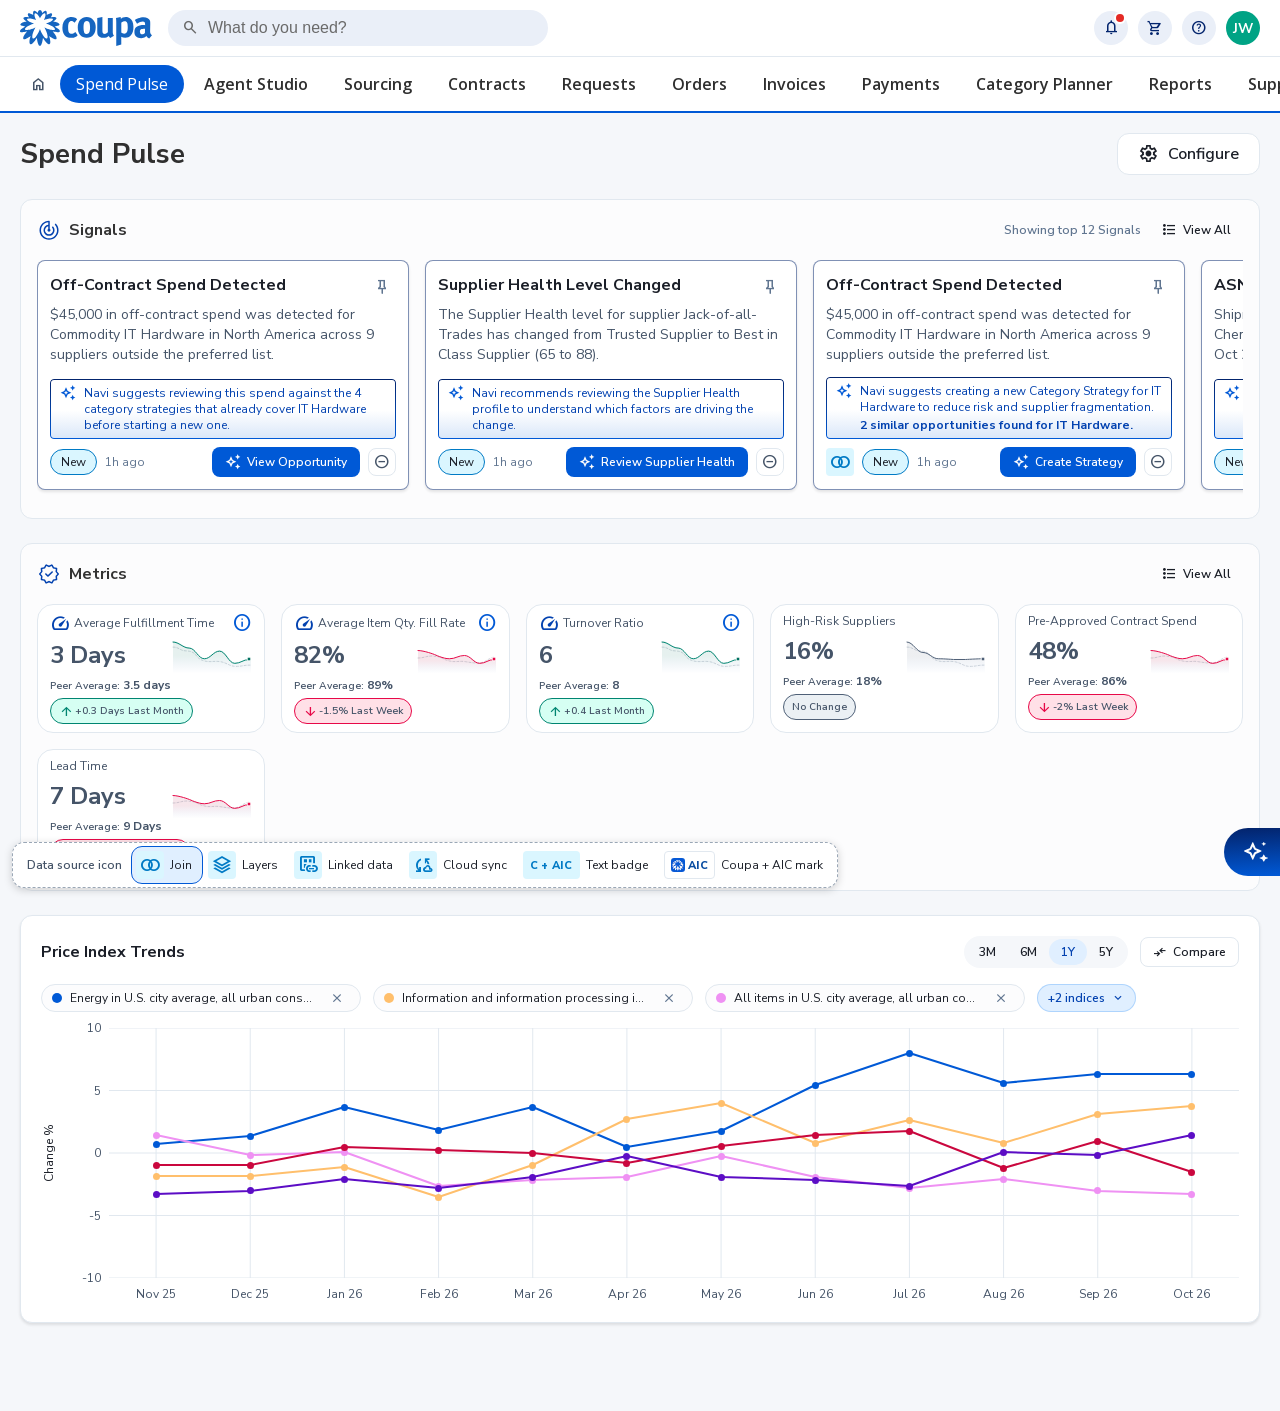
<file: index.html>
<!DOCTYPE html>
<html lang="en">
<head>
<meta charset="utf-8">
<meta name="viewport" content="width=device-width, initial-scale=1">
<title>Community Data Spend Pulse</title>
<meta name="description" content="Responsive HTML prototype of Spend Pulse's community-benchmark signal, including its full Navi sourcing-event interaction flow.">
<!-- Fonts are vendored locally (Nunito Sans, Open Sans, Material Symbols) so the
     prototype renders identically offline. -->
<link rel="stylesheet" href="assets/fonts/fonts.css">
<link rel="stylesheet" href="styles.css">
<link rel="stylesheet" href="navi/navi-template.css">
</head>
<body>

<div class="app">
  <header class="topbar">
    <div class="topbar__row">
      <!-- The Coupa lockup as supplied: a single 132x36 SVG carrying both the
           flower mark and the wordmark, so there is no live text beside it to
           keep in step. One header serves all 23 screens. -->
      <a class="logo" href="#/landing" aria-label="Coupa home">
        <img class="logo__mark" src="assets/coupa-logo.svg" alt="Coupa"
          width="132" height="36">
      </a>
      <label class="usearch">
        <span class="mi mi--sm" aria-hidden="true">search</span>
        <input type="search" placeholder="What do you need?" aria-label="What do you need?">
      </label>
      <div class="top-actions">
        <button class="circle-btn circle-btn--badged" aria-label="Notifications, new" data-act="notif-toggle"><span class="mi mi--sm">notifications</span><span class="circle-btn__badge" aria-hidden="true"></span></button>
        <button class="circle-btn" aria-label="Cart"><span class="mi mi--sm">shopping_cart</span></button>
        <button class="circle-btn" aria-label="Help"><span class="mi mi--sm">help</span></button>
        <div class="avatar" title="Jason Wills">JW</div>
      </div>
    </div>
  </header>

  <nav class="nav" aria-label="Primary">
    <div class="nav__row" id="nav-row"></div>
  </nav>

  <!-- Secondary navigation. A screen that has one (Sourcing does) fills this
       slot: the band runs the full width of the window, so it sits outside
       `.page`, whose padding and 1600px cap would inset it. -->
  <div id="subnav"></div>

  <main class="page" id="screen" tabindex="-1"></main>
</div>

<div id="overlay-layer" aria-live="polite"></div>
<!-- The Navi chat sits above the overlays it is handed off from and below the
     tooltips and toasts, which have to stay reachable over everything. -->
<div id="navi-layer" aria-live="polite"></div>
<div id="tip-layer"></div>
<div id="toast-layer"></div>

<!-- Navi chat on the Spend Pulse landing page: the Navi Prototype Template's
     panel and engine (coupa/Navi-Prototype-Template, branch Navi-Template),
     wrapped in `.navi-tpl` so its styles stay scoped (see navi/README.md).
     The landing page's own Navi button opens it; the template's launcher is
     kept for the engine to bind to but hidden. The script below is
     navi/spend-pulse.yaml as JSON — regenerate it from that file. -->
<div class="navi-tpl" id="navi-tpl">
<div id="navi-artifact-viewer" class="navi-artifact-viewer" aria-hidden="true">
  <div id="navi-artifact-rail" class="navi-artifact-rail"></div>
  <div id="navi-artifact-main" class="navi-artifact-main"></div>
</div>
<button id="navi-launcher" class="navi-launcher" aria-label="Open Navi" aria-expanded="false">
  <span class="navi-launcher-icon-wrap">
    <img class="navi-launcher-icon" src="assets/navi/navi-launcher-sparkle.svg" alt="" aria-hidden="true" width="24" height="24" />
  </span>
  <span class="navi-launcher-label">Navi</span>
</button>
<div id="navi-panel" class="navi-panel" data-state="welcome" aria-hidden="true">
  <header class="navi-panel-header" data-chrome="active">
    <span class="navi-panel-title">
      Navi
      <img class="navi-panel-logo-icon" src="assets/navi/navi-logo-icon.svg" alt="" aria-hidden="true" width="20" height="20" />
    </span>
    <button id="navi-close" class="navi-close" aria-label="Close Navi">−</button>
  </header>
  <div class="navi-welcome-topbar" data-chrome="welcome">
    <button id="navi-minimize" class="navi-minimize" aria-label="Close Navi">−</button>
  </div>
  <div class="navi-welcome-message" data-chrome="welcome">
    <p class="navi-welcome-tagline">Coupa's AI to help ease your workflow</p>
    <img class="navi-welcome-icon" src="assets/navi/navi-welcome-icon.svg" alt="" width="64" height="64" />
    <p class="navi-welcome-eyebrow">Welcome To</p>
    <p class="navi-welcome-title">Coupa Navi<sup class="navi-welcome-tm">TM</sup></p>
    <p class="navi-welcome-subtitle">Smarter spend powered by AI Agents</p>
  </div>
  <div class="navi-panel-toolbar" aria-hidden="true">
    <img class="navi-panel-menu-icon" src="assets/navi/navi-menu-icon.svg" alt="" width="24" height="24" />
    <span class="navi-panel-agent-select">
      <span class="navi-panel-agent-select-avatar"></span>
      <span class="navi-panel-agent-select-label">Explore agents</span>
      <img class="navi-panel-agent-select-chevron" src="assets/navi/navi-chevron-down-icon.svg" alt="" width="16" height="16" />
    </span>
    <img class="navi-panel-edit-icon" src="assets/navi/navi-edit-icon.svg" alt="" width="24" height="24" />
  </div>
  <div class="navi-panel-body">
    <p class="navi-disclaimer" data-chrome="welcome">Coupa Navi can make mistakes, please check important information.</p>
    <p class="navi-greeting" data-chrome="welcome">Hello! How can I help you today?</p>
    <div id="navi-transcript" class="navi-transcript" role="log" aria-live="polite"></div>
    <div id="navi-chips" class="navi-chips" role="group" aria-label="Suggested actions"></div>
  </div>
  <div class="navi-input-bar">
    <div class="navi-input-shell">
      <input id="navi-input-field" class="navi-input-field" type="text" placeholder="How can I assist you today?" aria-label="Message Navi" />
      <button id="navi-input-send" class="navi-input-send" aria-label="Send">
        <img class="navi-input-send-icon" src="assets/navi/navi-send-icon.svg" alt="" width="24" height="24" />
      </button>
    </div>
  </div>
  <input id="navi-file-input" type="file" multiple hidden style="display: none" aria-hidden="true" />
  <div id="navi-drop-overlay" class="navi-drop-overlay" aria-hidden="true">
    <div class="navi-drop-overlay-zone">
      <img class="navi-drop-overlay-icon" src="assets/navi/navi-dropzone-upload-icon.svg" alt="" width="56" height="56" />
      <p class="navi-drop-overlay-text">Maximum file size is 25MB.</p>
    </div>
  </div>
</div>
</div>
<script id="navi-script-data" type="application/json">{"page":"spend-pulse","description":"Spend Pulse landing: the rail's signals, asked about from Navi","entry_chips":[{"id":"top-signals","label":"Which signals need my attention first?","next":"top-signals-response"},{"id":"off-contract","label":"What's behind the off-contract IT Hardware spend?","next":"off-contract-response"},{"id":"below-peer","label":"Why is my on-contract spend below the peer average?","next":"below-peer-response"},{"id":"bulk-solvent","label":"Is the Bulk Solvent price drop worth acting on?","next":"bulk-solvent-response"},{"id":"apex-shipment","label":"What's delaying the Apex Chemicals shipment?","next":"apex-shipment-response"}],"intents":[{"id":"top-suppliers-by-spend","patterns":["Show me top 3 suppliers by spend","Who are our top 3 suppliers by spend","Show me the top suppliers by spend","What are our top suppliers by spend"],"next":"top-suppliers-by-spend-response"},{"id":"certificate","patterns":["Which supplier certificates are expiring","Is the Meridian Packaging certificate expiring","Show expiring certificates"],"next":"meridian-cert-response"},{"id":"supplier-risk","patterns":["Which suppliers have a higher risk score","Why did Coastal Fabrication's risk score change","Show supplier risk changes"],"next":"coastal-risk-response"}],"nodes":{"top-signals-response":{"type":"card","speaker":"navi","card":{"title":"Signals to look at first","fields":[{"label":"Off-Contract Spend Detected","value":"$45,000 of IT Hardware, North America, across 9 non-preferred suppliers"},{"label":"Low Pre-Approved Contract Spend","value":"48% on contract against a community peer average of 86%"},{"label":"Expiring Supplier Certificate","value":"Meridian Packaging's MBE certificate expires Nov 10, 2026"},{"label":"Price Index Decreased: Bulk Solvent","value":"Down 12% between April and October 2026"}]},"chips":[{"id":"triage-off-contract","label":"Start with the off-contract spend","next":"off-contract-response"},{"id":"triage-cert","label":"Handle the certificate","next":"meridian-cert-response"}]},"off-contract-response":{"type":"message","speaker":"navi","markdown":true,"text":"**$45,000** of IT Hardware spend in North America went to **9 suppliers outside your preferred list** between Jul 1 and Sep 30, 2026. Two other signals read the same commodity: **Supplier Fragmentation: IT Hardware** and **Contract Expiring: IT Hardware**, with Vantage IT's contract renewing in 28 days.\n","chips":[{"id":"oc-related","label":"Show the related signals","next":"off-contract-related"},{"id":"oc-strategy","label":"Start a category strategy","next":"off-contract-strategy"}]},"off-contract-related":{"type":"card","speaker":"navi","card":{"title":"Related signals for Commodity: IT Hardware","fields":[{"label":"Supplier Fragmentation: IT Hardware","value":"Top 5 suppliers hold only 56% of $1,789,520 spent in H1 2026, across 28 suppliers"},{"label":"Contract Expiring: IT Hardware","value":"CN-10432 with Vantage IT, $1.2M a year, expires in 28 days with no renewal started"}]},"chips":[{"id":"oc-related-strategy","label":"Start a category strategy","next":"off-contract-strategy"}]},"off-contract-strategy":{"type":"timeline","speaker":"navi","timeline":{"steps":[{"title":"Spend in scope","text":"$45,000 of off-contract IT Hardware, North America, Jul 1 to Sep 30, 2026."},{"title":"Suppliers","text":"9 non-preferred suppliers, consolidated against Vantage IT and Meridian Technology Group.","details":["Apex Tech Resellers","BrightPath Computing","Cobalt Systems Supply","Delta Office Tech","Evergreen IT Traders","Fairview Electronics","Granite Hardware Co.","Harbor Point Computers","Northline Digital"]},{"title":"Related opportunities","text":"Supplier Fragmentation and Contract Expiring for IT Hardware folded into the same strategy."},{"title":"Category strategy","text":"Drafting IT Hardware Strategy FY27 for your review.","status":"active"}]},"auto_next":"off-contract-strategy-done"},"off-contract-strategy-done":{"type":"message","speaker":"navi","text":"The draft strategy brings the off-contract spend and both related opportunities into one plan. Open the signal to review it and mark the action taken.\n"},"below-peer-response":{"type":"message","speaker":"navi","markdown":true,"text":"Your pre-approved contract spend has slid from **58% to 48%** over the past year, while the community peer average held near **86%**. The gap concentrates in **MRO and Office Supplies**, led by North America and LATAM, where spend increasingly moves outside catalogs and preferred suppliers.\n","chips":[{"id":"peer-trend","label":"Show the trend","next":"below-peer-trend"},{"id":"peer-event","label":"Draft sourcing events for MRO and Office Supplies","next":"below-peer-events"}]},"below-peer-trend":{"type":"artifact","speaker":"navi","artifact":{"kind":"chart","chartType":"bar","title":"Pre-approved contract spend, % of total, Nov 2025 to Oct 2026","data":[{"label":"Nov","value":58},{"label":"Dec","value":57},{"label":"Jan","value":56},{"label":"Feb","value":55},{"label":"Mar","value":54},{"label":"Apr","value":53},{"label":"May","value":52},{"label":"Jun","value":51},{"label":"Jul","value":50},{"label":"Aug","value":49},{"label":"Sep","value":49},{"label":"Oct","value":48}]},"chips":[{"id":"trend-event","label":"Draft sourcing events for MRO and Office Supplies","next":"below-peer-events"}]},"below-peer-events":{"type":"message","speaker":"navi","text":"MRO and Office Supplies don't belong in the same event, so I've drafted two, one per category, each with its own preferred suppliers.\n","auto_next":"below-peer-event-mro"},"below-peer-event-mro":{"type":"eventStatus","speaker":"navi","eventStatus":{"status":"draft","title":"MRO Consumables","eventId":"SE-2026-0418","created":"Oct 15, 2026"},"auto_next":"below-peer-event-office"},"below-peer-event-office":{"type":"eventStatus","speaker":"navi","eventStatus":{"status":"draft","title":"Office Supplies","eventId":"SE-2026-0419","created":"Oct 15, 2026"},"chips":[]},"bulk-solvent-response":{"type":"message","speaker":"navi","markdown":true,"text":"Yes. The **BLS Price Index for Bulk Solvent fell 12%**, from its April peak of **133** to **117** in October, while your **3 active contracts** covering **$1.9M** of annual spend are still priced against the pre-drop index. Two of them expire within 90 days.\n","chips":[{"id":"solvent-chart","label":"Show the index","next":"bulk-solvent-index"},{"id":"solvent-event","label":"Draft a sourcing event","next":"bulk-solvent-event"}]},"bulk-solvent-index":{"type":"artifact","speaker":"navi","artifact":{"kind":"chart","chartType":"bar","title":"BLS Price Index: Bulk Solvent, points above 100, Nov 2025 to Oct 2026","data":[{"label":"Nov","value":28},{"label":"Dec","value":30},{"label":"Jan","value":32},{"label":"Feb","value":31},{"label":"Mar","value":30},{"label":"Apr","value":33},{"label":"May","value":29},{"label":"Jun","value":26},{"label":"Jul","value":22},{"label":"Aug","value":20},{"label":"Sep","value":18},{"label":"Oct","value":17}]},"chips":[{"id":"index-event","label":"Draft a sourcing event","next":"bulk-solvent-event"}]},"bulk-solvent-event":{"type":"eventStatus","speaker":"navi","eventStatus":{"status":"draft","title":"Bulk Solvent","eventId":"SE-2026-0417","created":"Oct 15, 2026"},"auto_next":"bulk-solvent-event-note"},"bulk-solvent-event-note":{"type":"message","speaker":"navi","text":"Drafted with methanol, isopropyl alcohol and acetone at the market benchmark, inviting your 5 preferred solvent suppliers. Base price is the one field left for you.\n"},"apex-shipment-response":{"type":"error","speaker":"navi","text":"Shipment ASN #4587321 from Apex Chemicals is now expected Oct 20, 2026 instead of Oct 14, a 6-day slip that reaches raw material availability.\n","chips":[{"id":"transfer-stock","label":"Transfer stock to cover the gap","next":"stock-transferred"}]},"stock-transferred":{"type":"message","speaker":"navi","text":"Queued a transfer from Pincrest Logistics Hub in Chicago to Northgate Distribution Center in Texas, so the delay doesn't reach manufacturing.\n"},"meridian-cert-response":{"type":"message","speaker":"navi","text":"Meridian Packaging Solutions' Minority Business Enterprise certificate expires Nov 10, 2026, and no renewal has been requested. Want me to send them the Certificate Renewal Request form?\n","chips":[{"id":"renew-cert","label":"Send the renewal request","next":"cert-renewal-sent"}]},"cert-renewal-sent":{"type":"message","speaker":"navi","text":"Sent. Meridian Packaging Solutions has the Certificate Renewal Request form."},"coastal-risk-response":{"type":"card","speaker":"navi","card":{"title":"Coastal Fabrication Group","fields":[{"label":"Risk score","value":"Low to Moderate, on a weakening financial position"},{"label":"Contract","value":"CTR-2024-0881, $612K a year, renews Nov 27, 2026"},{"label":"Open purchase orders","value":"2 in flight, delivering Nov 4 and Nov 19"}]},"chips":[{"id":"flag-contract","label":"Flag the contract for review","next":"contract-flagged"}]},"contract-flagged":{"type":"message","speaker":"navi","text":"Flagged CTR-2024-0881 for review ahead of its Nov 27 renewal."},"top-suppliers-by-spend-response":{"type":"supplier","speaker":"navi","title":"Top 3 Suppliers by Spend","suppliers":[{"variant":"internal","name":"Coastal Fabrication Group","website":"www.coastalfab.com","categories":"Fabricated Metal Components, Weldments","location":"HQ in Mobile, AL, US. Serves North America.","overview":"Supplies fabricated metal components under CTR-2024-0881, with two purchase orders in flight.\n","certifications":"ISO 9001","highlight":"#1 by spend: $612K a year. Risk score moved from Low to Moderate.\n"},{"variant":"internal","name":"Vantage IT","website":"www.vantageit.com","categories":"IT Hardware, Laptops & Notebooks","location":"HQ in Austin, TX, US. Serves North America.","overview":"The largest IT Hardware supplier, holding 19% of the category's spend.\n","certifications":"ISO 9001, ISO 27001","highlight":"#2 by spend: $340K in H1 2026. Contract CN-10432 expires in 28 days.\n"},{"variant":"external","name":"Cascade Solvents & Chemicals","website":"cascadesolvents.com","categories":"Bulk Solvent, Industrial Chemicals","location":"HQ: Tacoma, WA | Hubs: Houston, TX; Newark, NJ","overview":"Preferred bulk solvent supplier, invited to the Bulk Solvent sourcing event.\n","highlight":"#3 by spend: lowest submitted methanol price in the last event.\n","cta":"View Supplier"}],"chips":[]}}}</script>
<script src="app.js"></script>
<script src="navi/navi-engine.js"></script>
</body>
</html>
</file>
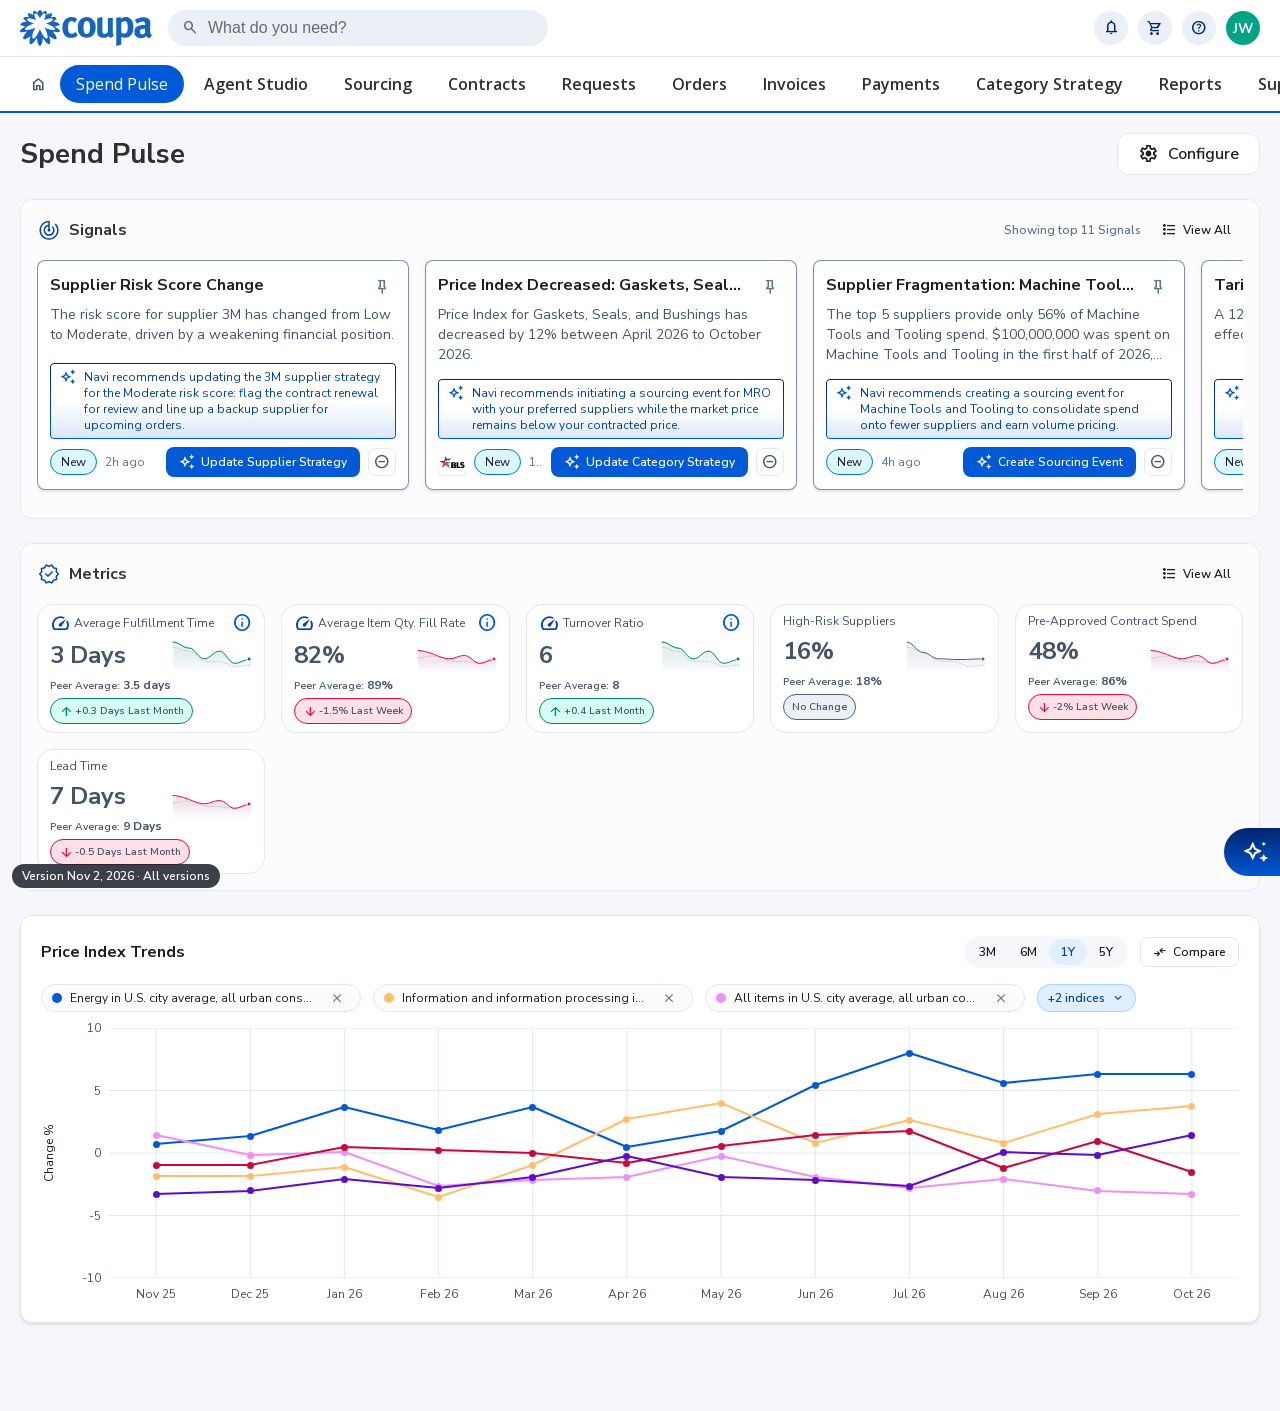
<file: v/2026-11-02/index.html>
<!DOCTYPE html>
<html lang="en">
<head>
<meta charset="utf-8">
<meta name="viewport" content="width=device-width, initial-scale=1">
<title>Community Data Spend Pulse</title>
<meta name="description" content="Responsive HTML prototype of Spend Pulse's community-benchmark signal, including its full Navi sourcing-event interaction flow.">
<!-- Fonts are vendored locally (Nunito Sans, Open Sans, Material Symbols) so the
     prototype renders identically offline. -->
<link rel="stylesheet" href="assets/fonts/fonts.css">
<link rel="stylesheet" href="styles.css">
</head>
<body>

<div class="app">
  <header class="topbar">
    <div class="topbar__row">
      <!-- The Coupa lockup as supplied: a single 132x36 SVG carrying both the
           flower mark and the wordmark, so there is no live text beside it to
           keep in step. One header serves all 23 screens. -->
      <a class="logo" href="#/landing" aria-label="Coupa home">
        <img class="logo__mark" src="assets/coupa-logo.svg" alt="Coupa"
          width="132" height="36">
      </a>
      <label class="usearch">
        <span class="mi mi--sm" aria-hidden="true">search</span>
        <input type="search" placeholder="What do you need?" aria-label="What do you need?">
      </label>
      <div class="top-actions">
        <button class="circle-btn" aria-label="Notifications"><span class="mi mi--sm">notifications</span></button>
        <button class="circle-btn" aria-label="Cart"><span class="mi mi--sm">shopping_cart</span></button>
        <button class="circle-btn" aria-label="Help"><span class="mi mi--sm">help</span></button>
        <div class="avatar" title="Jason Wills">JW</div>
      </div>
    </div>
  </header>

  <nav class="nav" aria-label="Primary">
    <div class="nav__row" id="nav-row"></div>
  </nav>

  <!-- Secondary navigation. A screen that has one (Sourcing does) fills this
       slot: the band runs the full width of the window, so it sits outside
       `.page`, whose padding and 1600px cap would inset it. -->
  <div id="subnav"></div>

  <main class="page" id="screen" tabindex="-1"></main>
</div>

<div id="overlay-layer" aria-live="polite"></div>
<!-- The Navi chat sits above the overlays it is handed off from and below the
     tooltips and toasts, which have to stay reachable over everything. -->
<div id="navi-layer" aria-live="polite"></div>
<div id="tip-layer"></div>
<div id="toast-layer"></div>

<script src="app.js"></script>
<!-- version-badge -->
<a class="version-badge" href="../../versions.html" title="See every version of this prototype"
  style="position:fixed;left:12px;bottom:12px;z-index:95;padding:4px 10px;border-radius:100px;background:#1b1f28;color:#fff;font:600 12px/16px 'Nunito Sans',sans-serif;text-decoration:none;opacity:.85">Version Nov 2, 2026 · All versions</a>
<!-- /version-badge -->
</body>
</html>
</file>
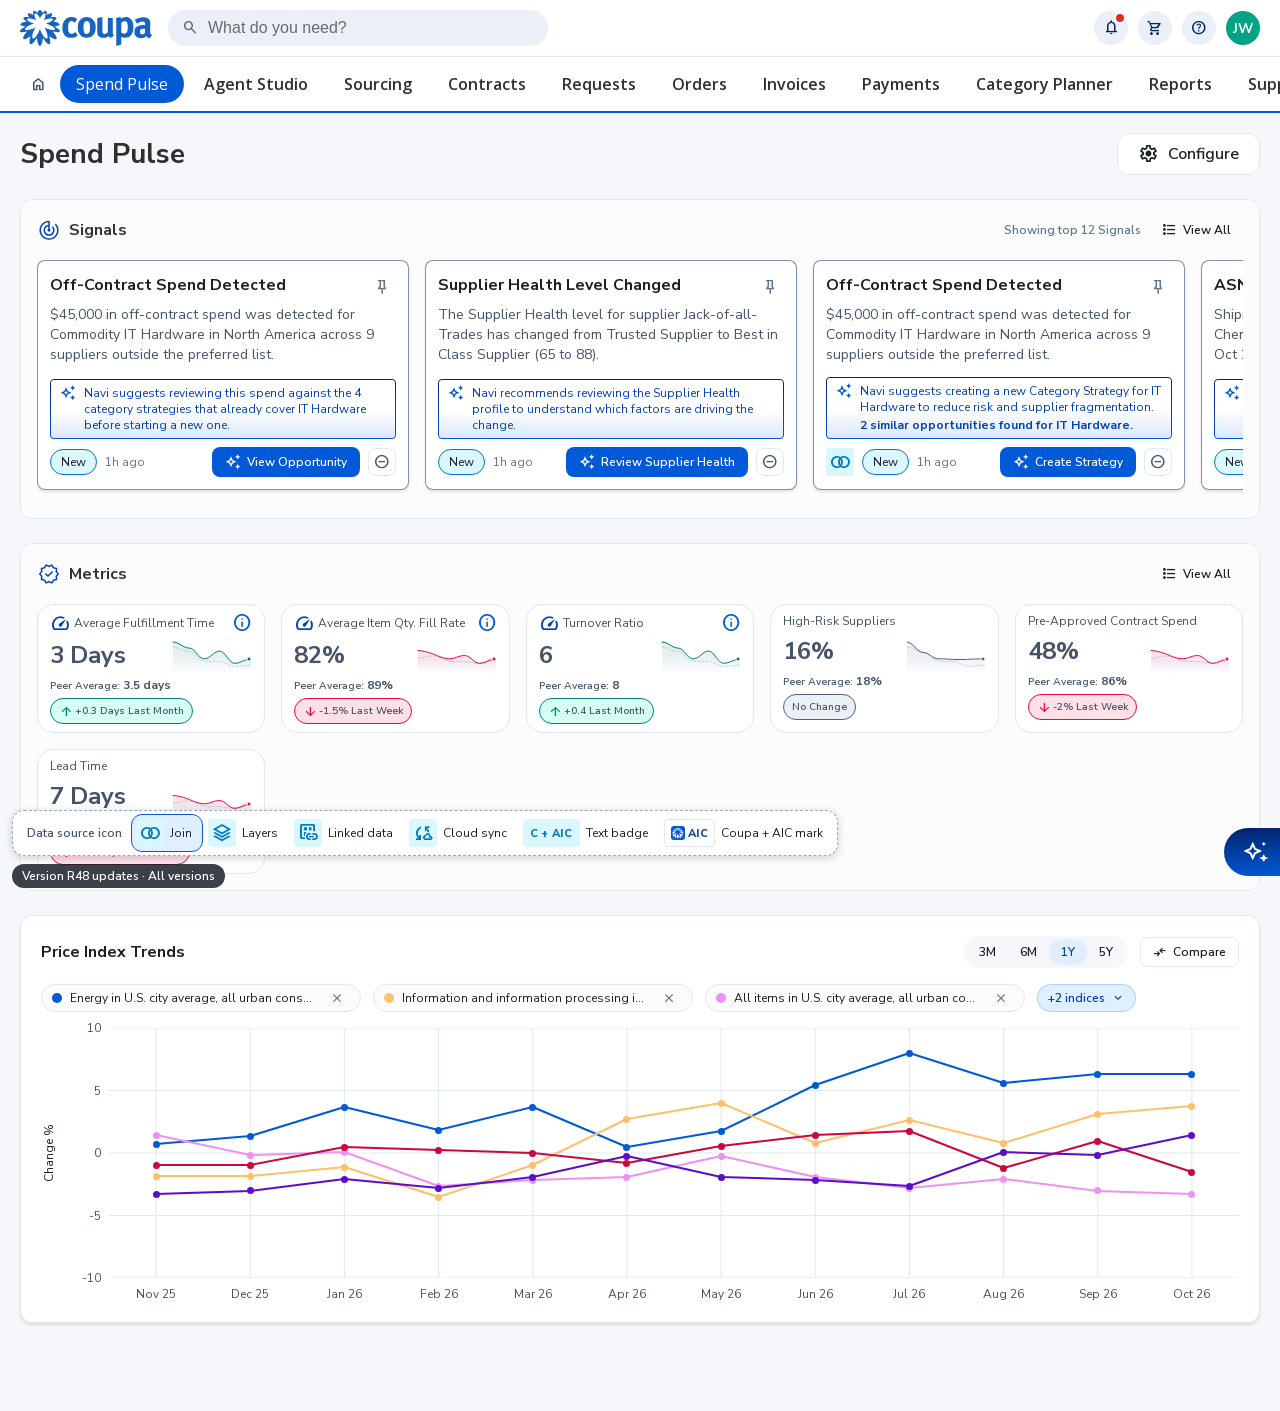
<file: v/r48/index.html>
<!DOCTYPE html>
<html lang="en">
<head>
<meta charset="utf-8">
<meta name="viewport" content="width=device-width, initial-scale=1">
<title>Community Data Spend Pulse</title>
<meta name="description" content="Responsive HTML prototype of Spend Pulse's community-benchmark signal, including its full Navi sourcing-event interaction flow.">
<!-- Fonts are vendored locally (Nunito Sans, Open Sans, Material Symbols) so the
     prototype renders identically offline. -->
<link rel="stylesheet" href="assets/fonts/fonts.css">
<link rel="stylesheet" href="styles.css">
<link rel="stylesheet" href="navi/navi-template.css">
</head>
<body>

<div class="app">
  <header class="topbar">
    <div class="topbar__row">
      <!-- The Coupa lockup as supplied: a single 132x36 SVG carrying both the
           flower mark and the wordmark, so there is no live text beside it to
           keep in step. One header serves all 23 screens. -->
      <a class="logo" href="#/landing" aria-label="Coupa home">
        <img class="logo__mark" src="assets/coupa-logo.svg" alt="Coupa"
          width="132" height="36">
      </a>
      <label class="usearch">
        <span class="mi mi--sm" aria-hidden="true">search</span>
        <input type="search" placeholder="What do you need?" aria-label="What do you need?">
      </label>
      <div class="top-actions">
        <button class="circle-btn circle-btn--badged" aria-label="Notifications, new" data-act="notif-toggle"><span class="mi mi--sm">notifications</span><span class="circle-btn__badge" aria-hidden="true"></span></button>
        <button class="circle-btn" aria-label="Cart"><span class="mi mi--sm">shopping_cart</span></button>
        <button class="circle-btn" aria-label="Help"><span class="mi mi--sm">help</span></button>
        <div class="avatar" title="Jason Wills">JW</div>
      </div>
    </div>
  </header>

  <nav class="nav" aria-label="Primary">
    <div class="nav__row" id="nav-row"></div>
  </nav>

  <!-- Secondary navigation. A screen that has one (Sourcing does) fills this
       slot: the band runs the full width of the window, so it sits outside
       `.page`, whose padding and 1600px cap would inset it. -->
  <div id="subnav"></div>

  <main class="page" id="screen" tabindex="-1"></main>
</div>

<div id="overlay-layer" aria-live="polite"></div>
<!-- The Navi chat sits above the overlays it is handed off from and below the
     tooltips and toasts, which have to stay reachable over everything. -->
<div id="navi-layer" aria-live="polite"></div>
<div id="tip-layer"></div>
<div id="toast-layer"></div>

<!-- Navi chat on the Spend Pulse landing page: the Navi Prototype Template's
     panel and engine (coupa/Navi-Prototype-Template, branch Navi-Template),
     wrapped in `.navi-tpl` so its styles stay scoped (see navi/README.md).
     The landing page's own Navi button opens it; the template's launcher is
     kept for the engine to bind to but hidden. The script below is
     navi/spend-pulse.yaml as JSON — regenerate it from that file. -->
<div class="navi-tpl" id="navi-tpl">
<div id="navi-artifact-viewer" class="navi-artifact-viewer" aria-hidden="true">
  <div id="navi-artifact-rail" class="navi-artifact-rail"></div>
  <div id="navi-artifact-main" class="navi-artifact-main"></div>
</div>
<button id="navi-launcher" class="navi-launcher" aria-label="Open Navi" aria-expanded="false">
  <span class="navi-launcher-icon-wrap">
    <img class="navi-launcher-icon" src="assets/navi/navi-launcher-sparkle.svg" alt="" aria-hidden="true" width="24" height="24" />
  </span>
  <span class="navi-launcher-label">Navi</span>
</button>
<div id="navi-panel" class="navi-panel" data-state="welcome" aria-hidden="true">
  <header class="navi-panel-header" data-chrome="active">
    <span class="navi-panel-title">
      Navi
      <img class="navi-panel-logo-icon" src="assets/navi/navi-logo-icon.svg" alt="" aria-hidden="true" width="20" height="20" />
    </span>
    <button id="navi-close" class="navi-close" aria-label="Close Navi">−</button>
  </header>
  <div class="navi-welcome-topbar" data-chrome="welcome">
    <button id="navi-minimize" class="navi-minimize" aria-label="Close Navi">−</button>
  </div>
  <div class="navi-welcome-message" data-chrome="welcome">
    <p class="navi-welcome-tagline">Coupa's AI to help ease your workflow</p>
    <img class="navi-welcome-icon" src="assets/navi/navi-welcome-icon.svg" alt="" width="64" height="64" />
    <p class="navi-welcome-eyebrow">Welcome To</p>
    <p class="navi-welcome-title">Coupa Navi<sup class="navi-welcome-tm">TM</sup></p>
    <p class="navi-welcome-subtitle">Smarter spend powered by AI Agents</p>
  </div>
  <div class="navi-panel-toolbar" aria-hidden="true">
    <img class="navi-panel-menu-icon" src="assets/navi/navi-menu-icon.svg" alt="" width="24" height="24" />
    <span class="navi-panel-agent-select">
      <span class="navi-panel-agent-select-avatar"></span>
      <span class="navi-panel-agent-select-label">Explore agents</span>
      <img class="navi-panel-agent-select-chevron" src="assets/navi/navi-chevron-down-icon.svg" alt="" width="16" height="16" />
    </span>
    <img class="navi-panel-edit-icon" src="assets/navi/navi-edit-icon.svg" alt="" width="24" height="24" />
  </div>
  <div class="navi-panel-body">
    <p class="navi-disclaimer" data-chrome="welcome">Coupa Navi can make mistakes, please check important information.</p>
    <p class="navi-greeting" data-chrome="welcome">Hello! How can I help you today?</p>
    <div id="navi-transcript" class="navi-transcript" role="log" aria-live="polite"></div>
    <div id="navi-chips" class="navi-chips" role="group" aria-label="Suggested actions"></div>
  </div>
  <div class="navi-input-bar">
    <div class="navi-input-shell">
      <input id="navi-input-field" class="navi-input-field" type="text" placeholder="How can I assist you today?" aria-label="Message Navi" />
      <button id="navi-input-send" class="navi-input-send" aria-label="Send">
        <img class="navi-input-send-icon" src="assets/navi/navi-send-icon.svg" alt="" width="24" height="24" />
      </button>
    </div>
  </div>
  <input id="navi-file-input" type="file" multiple hidden style="display: none" aria-hidden="true" />
  <div id="navi-drop-overlay" class="navi-drop-overlay" aria-hidden="true">
    <div class="navi-drop-overlay-zone">
      <img class="navi-drop-overlay-icon" src="assets/navi/navi-dropzone-upload-icon.svg" alt="" width="56" height="56" />
      <p class="navi-drop-overlay-text">Maximum file size is 25MB.</p>
    </div>
  </div>
</div>
</div>
<script id="navi-script-data" type="application/json">{"page":"spend-pulse","description":"Spend Pulse landing: the rail's signals, asked about from Navi","entry_chips":[{"id":"top-signals","label":"Which signals need my attention first?","next":"top-signals-response"},{"id":"off-contract","label":"What's behind the off-contract IT Hardware spend?","next":"off-contract-response"},{"id":"below-peer","label":"Why is my on-contract spend below the peer average?","next":"below-peer-response"},{"id":"bulk-solvent","label":"Is the Bulk Solvent price drop worth acting on?","next":"bulk-solvent-response"},{"id":"apex-shipment","label":"What's delaying the Apex Chemicals shipment?","next":"apex-shipment-response"}],"intents":[{"id":"top-suppliers-by-spend","patterns":["Show me top 3 suppliers by spend","Who are our top 3 suppliers by spend","Show me the top suppliers by spend","What are our top suppliers by spend"],"next":"top-suppliers-by-spend-response"},{"id":"certificate","patterns":["Which supplier certificates are expiring","Is the Meridian Packaging certificate expiring","Show expiring certificates"],"next":"meridian-cert-response"},{"id":"supplier-risk","patterns":["Which suppliers have a higher risk score","Why did Coastal Fabrication's risk score change","Show supplier risk changes"],"next":"coastal-risk-response"}],"nodes":{"top-signals-response":{"type":"card","speaker":"navi","card":{"title":"Signals to look at first","fields":[{"label":"Off-Contract Spend Detected","value":"$45,000 of IT Hardware, North America, across 9 non-preferred suppliers"},{"label":"Low Pre-Approved Contract Spend","value":"48% on contract against a community peer average of 86%"},{"label":"Expiring Supplier Certificate","value":"Meridian Packaging's MBE certificate expires Nov 10, 2026"},{"label":"Price Index Decreased: Bulk Solvent","value":"Down 12% between April and October 2026"}]},"chips":[{"id":"triage-off-contract","label":"Start with the off-contract spend","next":"off-contract-response"},{"id":"triage-cert","label":"Handle the certificate","next":"meridian-cert-response"}]},"off-contract-response":{"type":"message","speaker":"navi","markdown":true,"text":"**$45,000** of IT Hardware spend in North America went to **9 suppliers outside your preferred list** between Jul 1 and Sep 30, 2026. Two other signals read the same commodity: **Supplier Fragmentation: IT Hardware** and **Contract Expiring: IT Hardware**, with Vantage IT's contract renewing in 28 days.\n","chips":[{"id":"oc-related","label":"Show the related signals","next":"off-contract-related"},{"id":"oc-strategy","label":"Start a category strategy","next":"off-contract-strategy"}]},"off-contract-related":{"type":"card","speaker":"navi","card":{"title":"Related signals for Commodity: IT Hardware","fields":[{"label":"Supplier Fragmentation: IT Hardware","value":"Top 5 suppliers hold only 56% of $1,789,520 spent in H1 2026, across 28 suppliers"},{"label":"Contract Expiring: IT Hardware","value":"CN-10432 with Vantage IT, $1.2M a year, expires in 28 days with no renewal started"}]},"chips":[{"id":"oc-related-strategy","label":"Start a category strategy","next":"off-contract-strategy"}]},"off-contract-strategy":{"type":"timeline","speaker":"navi","timeline":{"steps":[{"title":"Spend in scope","text":"$45,000 of off-contract IT Hardware, North America, Jul 1 to Sep 30, 2026."},{"title":"Suppliers","text":"9 non-preferred suppliers, consolidated against Vantage IT and Meridian Technology Group.","details":["Apex Tech Resellers","BrightPath Computing","Cobalt Systems Supply","Delta Office Tech","Evergreen IT Traders","Fairview Electronics","Granite Hardware Co.","Harbor Point Computers","Northline Digital"]},{"title":"Related opportunities","text":"Supplier Fragmentation and Contract Expiring for IT Hardware folded into the same strategy."},{"title":"Category strategy","text":"Drafting IT Hardware Strategy FY27 for your review.","status":"active"}]},"auto_next":"off-contract-strategy-done"},"off-contract-strategy-done":{"type":"message","speaker":"navi","text":"The draft strategy brings the off-contract spend and both related opportunities into one plan. Open the signal to review it and mark the action taken.\n"},"below-peer-response":{"type":"message","speaker":"navi","markdown":true,"text":"Your pre-approved contract spend has slid from **58% to 48%** over the past year, while the community peer average held near **86%**. The gap concentrates in **MRO and Office Supplies**, led by North America and LATAM, where spend increasingly moves outside catalogs and preferred suppliers.\n","chips":[{"id":"peer-trend","label":"Show the trend","next":"below-peer-trend"},{"id":"peer-event","label":"Draft sourcing events for MRO and Office Supplies","next":"below-peer-events"}]},"below-peer-trend":{"type":"artifact","speaker":"navi","artifact":{"kind":"chart","chartType":"bar","title":"Pre-approved contract spend, % of total, Nov 2025 to Oct 2026","data":[{"label":"Nov","value":58},{"label":"Dec","value":57},{"label":"Jan","value":56},{"label":"Feb","value":55},{"label":"Mar","value":54},{"label":"Apr","value":53},{"label":"May","value":52},{"label":"Jun","value":51},{"label":"Jul","value":50},{"label":"Aug","value":49},{"label":"Sep","value":49},{"label":"Oct","value":48}]},"chips":[{"id":"trend-event","label":"Draft sourcing events for MRO and Office Supplies","next":"below-peer-events"}]},"below-peer-events":{"type":"message","speaker":"navi","text":"MRO and Office Supplies don't belong in the same event, so I've drafted two, one per category, each with its own preferred suppliers.\n","auto_next":"below-peer-event-mro"},"below-peer-event-mro":{"type":"eventStatus","speaker":"navi","eventStatus":{"status":"draft","title":"MRO Consumables","eventId":"SE-2026-0418","created":"Oct 15, 2026"},"auto_next":"below-peer-event-office"},"below-peer-event-office":{"type":"eventStatus","speaker":"navi","eventStatus":{"status":"draft","title":"Office Supplies","eventId":"SE-2026-0419","created":"Oct 15, 2026"},"chips":[]},"bulk-solvent-response":{"type":"message","speaker":"navi","markdown":true,"text":"Yes. The **BLS Price Index for Bulk Solvent fell 12%**, from its April peak of **133** to **117** in October, while your **3 active contracts** covering **$1.9M** of annual spend are still priced against the pre-drop index. Two of them expire within 90 days.\n","chips":[{"id":"solvent-chart","label":"Show the index","next":"bulk-solvent-index"},{"id":"solvent-event","label":"Draft a sourcing event","next":"bulk-solvent-event"}]},"bulk-solvent-index":{"type":"artifact","speaker":"navi","artifact":{"kind":"chart","chartType":"bar","title":"BLS Price Index: Bulk Solvent, points above 100, Nov 2025 to Oct 2026","data":[{"label":"Nov","value":28},{"label":"Dec","value":30},{"label":"Jan","value":32},{"label":"Feb","value":31},{"label":"Mar","value":30},{"label":"Apr","value":33},{"label":"May","value":29},{"label":"Jun","value":26},{"label":"Jul","value":22},{"label":"Aug","value":20},{"label":"Sep","value":18},{"label":"Oct","value":17}]},"chips":[{"id":"index-event","label":"Draft a sourcing event","next":"bulk-solvent-event"}]},"bulk-solvent-event":{"type":"eventStatus","speaker":"navi","eventStatus":{"status":"draft","title":"Bulk Solvent","eventId":"SE-2026-0417","created":"Oct 15, 2026"},"auto_next":"bulk-solvent-event-note"},"bulk-solvent-event-note":{"type":"message","speaker":"navi","text":"Drafted with methanol, isopropyl alcohol and acetone at the market benchmark, inviting your 5 preferred solvent suppliers. Base price is the one field left for you.\n"},"apex-shipment-response":{"type":"error","speaker":"navi","text":"Shipment ASN #4587321 from Apex Chemicals is now expected Oct 20, 2026 instead of Oct 14, a 6-day slip that reaches raw material availability.\n","chips":[{"id":"transfer-stock","label":"Transfer stock to cover the gap","next":"stock-transferred"}]},"stock-transferred":{"type":"message","speaker":"navi","text":"Queued a transfer from Pincrest Logistics Hub in Chicago to Northgate Distribution Center in Texas, so the delay doesn't reach manufacturing.\n"},"meridian-cert-response":{"type":"message","speaker":"navi","text":"Meridian Packaging Solutions' Minority Business Enterprise certificate expires Nov 10, 2026, and no renewal has been requested. Want me to send them the Certificate Renewal Request form?\n","chips":[{"id":"renew-cert","label":"Send the renewal request","next":"cert-renewal-sent"}]},"cert-renewal-sent":{"type":"message","speaker":"navi","text":"Sent. Meridian Packaging Solutions has the Certificate Renewal Request form."},"coastal-risk-response":{"type":"card","speaker":"navi","card":{"title":"Coastal Fabrication Group","fields":[{"label":"Risk score","value":"Low to Moderate, on a weakening financial position"},{"label":"Contract","value":"CTR-2024-0881, $612K a year, renews Nov 27, 2026"},{"label":"Open purchase orders","value":"2 in flight, delivering Nov 4 and Nov 19"}]},"chips":[{"id":"flag-contract","label":"Flag the contract for review","next":"contract-flagged"}]},"contract-flagged":{"type":"message","speaker":"navi","text":"Flagged CTR-2024-0881 for review ahead of its Nov 27 renewal."},"top-suppliers-by-spend-response":{"type":"supplier","speaker":"navi","title":"Top 3 Suppliers by Spend","suppliers":[{"variant":"internal","name":"Coastal Fabrication Group","website":"www.coastalfab.com","categories":"Fabricated Metal Components, Weldments","location":"HQ in Mobile, AL, US. Serves North America.","overview":"Supplies fabricated metal components under CTR-2024-0881, with two purchase orders in flight.\n","certifications":"ISO 9001","highlight":"#1 by spend: $612K a year. Risk score moved from Low to Moderate.\n"},{"variant":"internal","name":"Vantage IT","website":"www.vantageit.com","categories":"IT Hardware, Laptops & Notebooks","location":"HQ in Austin, TX, US. Serves North America.","overview":"The largest IT Hardware supplier, holding 19% of the category's spend.\n","certifications":"ISO 9001, ISO 27001","highlight":"#2 by spend: $340K in H1 2026. Contract CN-10432 expires in 28 days.\n"},{"variant":"external","name":"Cascade Solvents & Chemicals","website":"cascadesolvents.com","categories":"Bulk Solvent, Industrial Chemicals","location":"HQ: Tacoma, WA | Hubs: Houston, TX; Newark, NJ","overview":"Preferred bulk solvent supplier, invited to the Bulk Solvent sourcing event.\n","highlight":"#3 by spend: lowest submitted methanol price in the last event.\n","cta":"View Supplier"}],"chips":[]}}}</script>
<script src="app.js"></script>
<script src="navi/navi-engine.js"></script>
<!-- version-badge -->
<a class="version-badge" href="../../versions.html" title="See every version of this prototype"
  style="position:fixed;left:12px;bottom:12px;z-index:95;padding:4px 10px;border-radius:100px;background:#1b1f28;color:#fff;font:600 12px/16px 'Nunito Sans',sans-serif;text-decoration:none;opacity:.85">Version R48 updates · All versions</a>
<!-- /version-badge -->
</body>
</html>
</file>
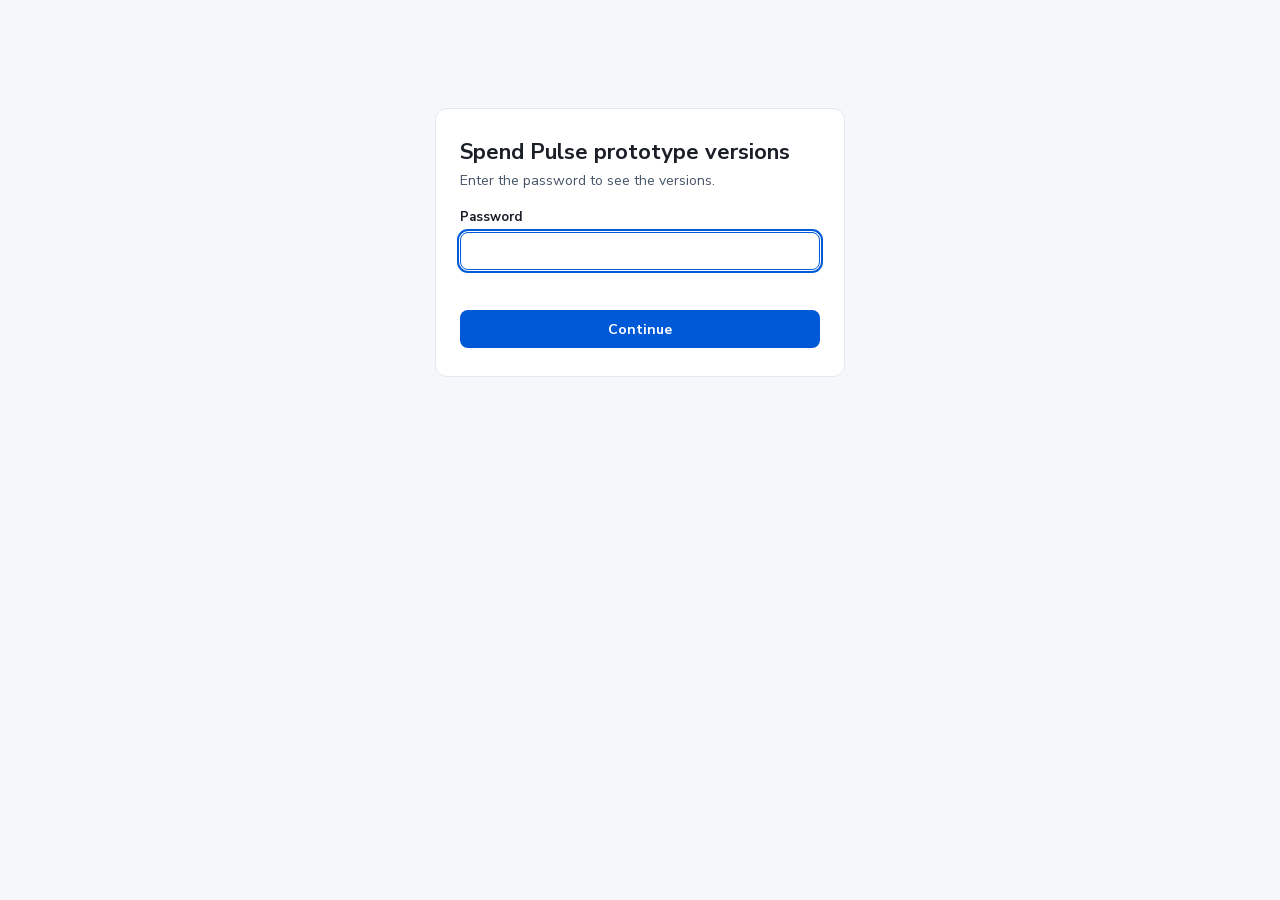
<file: versions.html>
<!DOCTYPE html>
<html lang="en">
<head>
<meta charset="utf-8">
<meta name="viewport" content="width=device-width, initial-scale=1">
<title>Spend Pulse prototype versions</title>
<link rel="stylesheet" href="assets/fonts/fonts.css">
<style>
  /* The list of prototype versions. The default is the site root; every other
     version is a copy under v/<id>/, where the id is a date or a name (r48). Read from versions.json, which
     scripts/new-version.sh and scripts/promote.sh keep up to date. */
  body{margin:0;background:#f5f7fa;font-family:"Nunito Sans",-apple-system,"Segoe UI",sans-serif;color:#1b1f28}
  main{max-width:880px;margin:0 auto;padding:40px 20px 64px}
  h1{font-size:28px;margin:0 0 4px}
  p.lead{margin:0 0 24px;color:#455468}
  .v{display:flex;gap:16px;align-items:flex-start;background:#fff;border:1px solid #e1e8ef;border-radius:12px;padding:16px 20px;margin-bottom:12px}
  .v__date{flex:none;width:180px}
  .v__date b{display:block;font-size:16px}
  .v__date span{font-size:12px;color:#455468}
  .v__note{flex:1;font-size:14px;line-height:20px;color:#455468}
  .v__go{flex:none;align-self:center;display:inline-flex;align-items:center;min-height:32px;padding:6px 14px;border-radius:8px;background:#0059d6;color:#fff;font-weight:700;font-size:14px;text-decoration:none}
  .v__go:hover{background:#004bb5}
  .v__go:focus-visible{outline:2px solid #0059d6;outline-offset:2px}
  .tag{display:inline-block;margin-left:6px;padding:1px 8px;border-radius:100px;background:#e0efff;color:#0342b0;font-size:12px;font-weight:600}
  .err{color:#a80539}
  @media (max-width:640px){.v{flex-wrap:wrap}.v__date{width:auto}}
  /* The password gate. The list is only fetched once it is passed. */
  .gate{max-width:360px;margin:12vh auto 0;background:#fff;border:1px solid #e1e8ef;border-radius:12px;padding:28px 24px}
  .gate h1{font-size:22px;margin:0 0 4px}
  .gate p{margin:0 0 18px;color:#455468;font-size:14px}
  .gate label{display:block;font-size:13px;font-weight:700;margin-bottom:6px}
  .gate input{box-sizing:border-box;width:100%;height:38px;padding:0 12px;border:1px solid #c9d3df;border-radius:8px;font:inherit;font-size:15px}
  .gate input:focus{outline:2px solid #0059d6;outline-offset:1px;border-color:#0059d6}
  .gate input[aria-invalid="true"]{border-color:#a80539}
  .gate button{margin-top:14px;width:100%;height:38px;border:0;border-radius:8px;background:#0059d6;color:#fff;font:inherit;font-weight:700;font-size:14px;cursor:pointer}
  .gate button:hover{background:#004bb5}
  .gate .err{min-height:18px;margin:8px 0 0;font-size:13px}
  [hidden]{display:none !important}
</style>
</head>
<body>
<form class="gate" id="gate" autocomplete="off">
  <h1>Spend Pulse prototype versions</h1>
  <p>Enter the password to see the versions.</p>
  <label for="pw">Password</label>
  <input id="pw" type="password" autofocus aria-describedby="pw-err">
  <p class="err" id="pw-err" aria-live="polite"></p>
  <button type="submit">Continue</button>
</form>
<main id="versions" hidden>
  <h1>Spend Pulse prototype versions</h1>
  <p class="lead">The default is what the site opens on. Each version is a separate copy you can share by its own link.</p>
  <div id="list" aria-live="polite">Loading…</div>
</main>
<script>
  const fmt = (d) => new Date(`${d}T00:00:00`).toLocaleDateString('en-US', { month: 'short', day: 'numeric', year: 'numeric' });
  const esc = (s) => String(s).replace(/[&<>"]/g, (c) => ({ '&': '&amp;', '<': '&lt;', '>': '&gt;', '"': '&quot;' }[c]));
  /* A named version shows its name, with its date under it beside the path. */
  const row = (x, href, label, tag) => `<div class="v"><div class="v__date"><b>${esc(x.label || fmt(x.date))}${tag ? `<span class="tag">${tag}</span>` : ''}</b><span>${x.label ? `${fmt(x.date)} · ` : ''}${esc(href.replace('#/landing', '') || '/')}</span></div>
    <div class="v__note">${esc(x.note)}</div><a class="v__go" href="${href}">${label}</a></div>`;
  /* Only this page asks for it; the prototype itself and its versions open
     without one. Passing it is remembered for the browser tab (sessionStorage).
     It keeps the list from casual visitors and is not real protection: the
     site is static, so versions.json and every version stay reachable by URL. */
  const PASSWORD = 'coupa';
  const KEY = 'sp-versions-ok';
  const gate = document.getElementById('gate');
  const pw = document.getElementById('pw');
  const err = document.getElementById('pw-err');
  const unlock = () => {
    gate.hidden = true;
    document.getElementById('versions').hidden = false;
    load();
  };
  gate.addEventListener('submit', (e) => {
    e.preventDefault();
    if (pw.value.trim() === PASSWORD) {
      try { sessionStorage.setItem(KEY, '1'); } catch (x) { /* private mode: ask again next time */ }
      unlock();
    } else {
      err.textContent = 'That password is not right.';
      pw.setAttribute('aria-invalid', 'true');
      pw.select();
    }
  });
  pw.addEventListener('input', () => { err.textContent = ''; pw.removeAttribute('aria-invalid'); });
  let passed = false;
  try { passed = sessionStorage.getItem(KEY) === '1'; } catch (x) { /* no storage */ }
  if (passed) unlock();

  function load() {
  fetch('versions.json', { cache: 'no-store' }).then((r) => r.json()).then((v) => {
    const list = [row(v.default, './#/landing', 'Open', 'Default')]
      .concat(v.versions.slice().sort((a, b) => b.date.localeCompare(a.date))
        .map((x) => row(x, `v/${x.id || x.date}/#/landing`, 'Open')));
    document.getElementById('list').innerHTML = list.join('');
  }).catch(() => { document.getElementById('list').innerHTML = '<p class="err">Could not load versions.json.</p>'; });
  }
</script>
</body>
</html>
</file>
<file: assets/fonts/fonts.css>
/* cyrillic-ext */
@font-face {
  font-family: 'Nunito Sans';
  font-style: normal;
  font-weight: 400;
  font-stretch: 100%;
  font-display: swap;
  src: url(./pe0AMImSLYBIv1o4X1M8ce2xCx3yop4tQpF_MeTm0lfUVwoNnq4CLz0_kJDxzHGGVFMV2w.woff2) format('woff2');
  unicode-range: U+0460-052F, U+1C80-1C8A, U+20B4, U+2DE0-2DFF, U+A640-A69F, U+FE2E-FE2F;
}
/* cyrillic */
@font-face {
  font-family: 'Nunito Sans';
  font-style: normal;
  font-weight: 400;
  font-stretch: 100%;
  font-display: swap;
  src: url(./pe0AMImSLYBIv1o4X1M8ce2xCx3yop4tQpF_MeTm0lfUVwoNnq4CLz0_kJnxzHGGVFMV2w.woff2) format('woff2');
  unicode-range: U+0301, U+0400-045F, U+0490-0491, U+04B0-04B1, U+2116;
}
/* vietnamese */
@font-face {
  font-family: 'Nunito Sans';
  font-style: normal;
  font-weight: 400;
  font-stretch: 100%;
  font-display: swap;
  src: url(./pe0AMImSLYBIv1o4X1M8ce2xCx3yop4tQpF_MeTm0lfUVwoNnq4CLz0_kJLxzHGGVFMV2w.woff2) format('woff2');
  unicode-range: U+0102-0103, U+0110-0111, U+0128-0129, U+0168-0169, U+01A0-01A1, U+01AF-01B0, U+0300-0301, U+0303-0304, U+0308-0309, U+0323, U+0329, U+1EA0-1EF9, U+20AB;
}
/* latin-ext */
@font-face {
  font-family: 'Nunito Sans';
  font-style: normal;
  font-weight: 400;
  font-stretch: 100%;
  font-display: swap;
  src: url(./pe0AMImSLYBIv1o4X1M8ce2xCx3yop4tQpF_MeTm0lfUVwoNnq4CLz0_kJPxzHGGVFMV2w.woff2) format('woff2');
  unicode-range: U+0100-02BA, U+02BD-02C5, U+02C7-02CC, U+02CE-02D7, U+02DD-02FF, U+0304, U+0308, U+0329, U+1D00-1DBF, U+1E00-1E9F, U+1EF2-1EFF, U+2020, U+20A0-20AB, U+20AD-20C0, U+2113, U+2C60-2C7F, U+A720-A7FF;
}
/* latin */
@font-face {
  font-family: 'Nunito Sans';
  font-style: normal;
  font-weight: 400;
  font-stretch: 100%;
  font-display: swap;
  src: url(./pe0AMImSLYBIv1o4X1M8ce2xCx3yop4tQpF_MeTm0lfUVwoNnq4CLz0_kJ3xzHGGVFM.woff2) format('woff2');
  unicode-range: U+0000-00FF, U+0131, U+0152-0153, U+02BB-02BC, U+02C6, U+02DA, U+02DC, U+0304, U+0308, U+0329, U+2000-206F, U+20AC, U+2122, U+2191, U+2193, U+2212, U+2215, U+FEFF, U+FFFD;
}
/* cyrillic-ext */
@font-face {
  font-family: 'Nunito Sans';
  font-style: normal;
  font-weight: 600;
  font-stretch: 100%;
  font-display: swap;
  src: url(./pe0AMImSLYBIv1o4X1M8ce2xCx3yop4tQpF_MeTm0lfUVwoNnq4CLz0_kJDxzHGGVFMV2w.woff2) format('woff2');
  unicode-range: U+0460-052F, U+1C80-1C8A, U+20B4, U+2DE0-2DFF, U+A640-A69F, U+FE2E-FE2F;
}
/* cyrillic */
@font-face {
  font-family: 'Nunito Sans';
  font-style: normal;
  font-weight: 600;
  font-stretch: 100%;
  font-display: swap;
  src: url(./pe0AMImSLYBIv1o4X1M8ce2xCx3yop4tQpF_MeTm0lfUVwoNnq4CLz0_kJnxzHGGVFMV2w.woff2) format('woff2');
  unicode-range: U+0301, U+0400-045F, U+0490-0491, U+04B0-04B1, U+2116;
}
/* vietnamese */
@font-face {
  font-family: 'Nunito Sans';
  font-style: normal;
  font-weight: 600;
  font-stretch: 100%;
  font-display: swap;
  src: url(./pe0AMImSLYBIv1o4X1M8ce2xCx3yop4tQpF_MeTm0lfUVwoNnq4CLz0_kJLxzHGGVFMV2w.woff2) format('woff2');
  unicode-range: U+0102-0103, U+0110-0111, U+0128-0129, U+0168-0169, U+01A0-01A1, U+01AF-01B0, U+0300-0301, U+0303-0304, U+0308-0309, U+0323, U+0329, U+1EA0-1EF9, U+20AB;
}
/* latin-ext */
@font-face {
  font-family: 'Nunito Sans';
  font-style: normal;
  font-weight: 600;
  font-stretch: 100%;
  font-display: swap;
  src: url(./pe0AMImSLYBIv1o4X1M8ce2xCx3yop4tQpF_MeTm0lfUVwoNnq4CLz0_kJPxzHGGVFMV2w.woff2) format('woff2');
  unicode-range: U+0100-02BA, U+02BD-02C5, U+02C7-02CC, U+02CE-02D7, U+02DD-02FF, U+0304, U+0308, U+0329, U+1D00-1DBF, U+1E00-1E9F, U+1EF2-1EFF, U+2020, U+20A0-20AB, U+20AD-20C0, U+2113, U+2C60-2C7F, U+A720-A7FF;
}
/* latin */
@font-face {
  font-family: 'Nunito Sans';
  font-style: normal;
  font-weight: 600;
  font-stretch: 100%;
  font-display: swap;
  src: url(./pe0AMImSLYBIv1o4X1M8ce2xCx3yop4tQpF_MeTm0lfUVwoNnq4CLz0_kJ3xzHGGVFM.woff2) format('woff2');
  unicode-range: U+0000-00FF, U+0131, U+0152-0153, U+02BB-02BC, U+02C6, U+02DA, U+02DC, U+0304, U+0308, U+0329, U+2000-206F, U+20AC, U+2122, U+2191, U+2193, U+2212, U+2215, U+FEFF, U+FFFD;
}
/* cyrillic-ext */
@font-face {
  font-family: 'Nunito Sans';
  font-style: normal;
  font-weight: 700;
  font-stretch: 100%;
  font-display: swap;
  src: url(./pe0AMImSLYBIv1o4X1M8ce2xCx3yop4tQpF_MeTm0lfUVwoNnq4CLz0_kJDxzHGGVFMV2w.woff2) format('woff2');
  unicode-range: U+0460-052F, U+1C80-1C8A, U+20B4, U+2DE0-2DFF, U+A640-A69F, U+FE2E-FE2F;
}
/* cyrillic */
@font-face {
  font-family: 'Nunito Sans';
  font-style: normal;
  font-weight: 700;
  font-stretch: 100%;
  font-display: swap;
  src: url(./pe0AMImSLYBIv1o4X1M8ce2xCx3yop4tQpF_MeTm0lfUVwoNnq4CLz0_kJnxzHGGVFMV2w.woff2) format('woff2');
  unicode-range: U+0301, U+0400-045F, U+0490-0491, U+04B0-04B1, U+2116;
}
/* vietnamese */
@font-face {
  font-family: 'Nunito Sans';
  font-style: normal;
  font-weight: 700;
  font-stretch: 100%;
  font-display: swap;
  src: url(./pe0AMImSLYBIv1o4X1M8ce2xCx3yop4tQpF_MeTm0lfUVwoNnq4CLz0_kJLxzHGGVFMV2w.woff2) format('woff2');
  unicode-range: U+0102-0103, U+0110-0111, U+0128-0129, U+0168-0169, U+01A0-01A1, U+01AF-01B0, U+0300-0301, U+0303-0304, U+0308-0309, U+0323, U+0329, U+1EA0-1EF9, U+20AB;
}
/* latin-ext */
@font-face {
  font-family: 'Nunito Sans';
  font-style: normal;
  font-weight: 700;
  font-stretch: 100%;
  font-display: swap;
  src: url(./pe0AMImSLYBIv1o4X1M8ce2xCx3yop4tQpF_MeTm0lfUVwoNnq4CLz0_kJPxzHGGVFMV2w.woff2) format('woff2');
  unicode-range: U+0100-02BA, U+02BD-02C5, U+02C7-02CC, U+02CE-02D7, U+02DD-02FF, U+0304, U+0308, U+0329, U+1D00-1DBF, U+1E00-1E9F, U+1EF2-1EFF, U+2020, U+20A0-20AB, U+20AD-20C0, U+2113, U+2C60-2C7F, U+A720-A7FF;
}
/* latin */
@font-face {
  font-family: 'Nunito Sans';
  font-style: normal;
  font-weight: 700;
  font-stretch: 100%;
  font-display: swap;
  src: url(./pe0AMImSLYBIv1o4X1M8ce2xCx3yop4tQpF_MeTm0lfUVwoNnq4CLz0_kJ3xzHGGVFM.woff2) format('woff2');
  unicode-range: U+0000-00FF, U+0131, U+0152-0153, U+02BB-02BC, U+02C6, U+02DA, U+02DC, U+0304, U+0308, U+0329, U+2000-206F, U+20AC, U+2122, U+2191, U+2193, U+2212, U+2215, U+FEFF, U+FFFD;
}
/* cyrillic-ext */
@font-face {
  font-family: 'Nunito Sans';
  font-style: normal;
  font-weight: 800;
  font-stretch: 100%;
  font-display: swap;
  src: url(./pe0AMImSLYBIv1o4X1M8ce2xCx3yop4tQpF_MeTm0lfUVwoNnq4CLz0_kJDxzHGGVFMV2w.woff2) format('woff2');
  unicode-range: U+0460-052F, U+1C80-1C8A, U+20B4, U+2DE0-2DFF, U+A640-A69F, U+FE2E-FE2F;
}
/* cyrillic */
@font-face {
  font-family: 'Nunito Sans';
  font-style: normal;
  font-weight: 800;
  font-stretch: 100%;
  font-display: swap;
  src: url(./pe0AMImSLYBIv1o4X1M8ce2xCx3yop4tQpF_MeTm0lfUVwoNnq4CLz0_kJnxzHGGVFMV2w.woff2) format('woff2');
  unicode-range: U+0301, U+0400-045F, U+0490-0491, U+04B0-04B1, U+2116;
}
/* vietnamese */
@font-face {
  font-family: 'Nunito Sans';
  font-style: normal;
  font-weight: 800;
  font-stretch: 100%;
  font-display: swap;
  src: url(./pe0AMImSLYBIv1o4X1M8ce2xCx3yop4tQpF_MeTm0lfUVwoNnq4CLz0_kJLxzHGGVFMV2w.woff2) format('woff2');
  unicode-range: U+0102-0103, U+0110-0111, U+0128-0129, U+0168-0169, U+01A0-01A1, U+01AF-01B0, U+0300-0301, U+0303-0304, U+0308-0309, U+0323, U+0329, U+1EA0-1EF9, U+20AB;
}
/* latin-ext */
@font-face {
  font-family: 'Nunito Sans';
  font-style: normal;
  font-weight: 800;
  font-stretch: 100%;
  font-display: swap;
  src: url(./pe0AMImSLYBIv1o4X1M8ce2xCx3yop4tQpF_MeTm0lfUVwoNnq4CLz0_kJPxzHGGVFMV2w.woff2) format('woff2');
  unicode-range: U+0100-02BA, U+02BD-02C5, U+02C7-02CC, U+02CE-02D7, U+02DD-02FF, U+0304, U+0308, U+0329, U+1D00-1DBF, U+1E00-1E9F, U+1EF2-1EFF, U+2020, U+20A0-20AB, U+20AD-20C0, U+2113, U+2C60-2C7F, U+A720-A7FF;
}
/* latin */
@font-face {
  font-family: 'Nunito Sans';
  font-style: normal;
  font-weight: 800;
  font-stretch: 100%;
  font-display: swap;
  src: url(./pe0AMImSLYBIv1o4X1M8ce2xCx3yop4tQpF_MeTm0lfUVwoNnq4CLz0_kJ3xzHGGVFM.woff2) format('woff2');
  unicode-range: U+0000-00FF, U+0131, U+0152-0153, U+02BB-02BC, U+02C6, U+02DA, U+02DC, U+0304, U+0308, U+0329, U+2000-206F, U+20AC, U+2122, U+2191, U+2193, U+2212, U+2215, U+FEFF, U+FFFD;
}
/* cyrillic-ext */
@font-face {
  font-family: 'Open Sans';
  font-style: normal;
  font-weight: 400;
  font-stretch: 100%;
  font-display: swap;
  src: url(./memvYaGs126MiZpBA-UvWbX2vVnXBbObj2OVTSKmu0SC55K5gw.woff2) format('woff2');
  unicode-range: U+0460-052F, U+1C80-1C8A, U+20B4, U+2DE0-2DFF, U+A640-A69F, U+FE2E-FE2F;
}
/* cyrillic */
@font-face {
  font-family: 'Open Sans';
  font-style: normal;
  font-weight: 400;
  font-stretch: 100%;
  font-display: swap;
  src: url(./memvYaGs126MiZpBA-UvWbX2vVnXBbObj2OVTSumu0SC55K5gw.woff2) format('woff2');
  unicode-range: U+0301, U+0400-045F, U+0490-0491, U+04B0-04B1, U+2116;
}
/* greek-ext */
@font-face {
  font-family: 'Open Sans';
  font-style: normal;
  font-weight: 400;
  font-stretch: 100%;
  font-display: swap;
  src: url(./memvYaGs126MiZpBA-UvWbX2vVnXBbObj2OVTSOmu0SC55K5gw.woff2) format('woff2');
  unicode-range: U+1F00-1FFF;
}
/* greek */
@font-face {
  font-family: 'Open Sans';
  font-style: normal;
  font-weight: 400;
  font-stretch: 100%;
  font-display: swap;
  src: url(./memvYaGs126MiZpBA-UvWbX2vVnXBbObj2OVTSymu0SC55K5gw.woff2) format('woff2');
  unicode-range: U+0370-0377, U+037A-037F, U+0384-038A, U+038C, U+038E-03A1, U+03A3-03FF;
}
/* hebrew */
@font-face {
  font-family: 'Open Sans';
  font-style: normal;
  font-weight: 400;
  font-stretch: 100%;
  font-display: swap;
  src: url(./memvYaGs126MiZpBA-UvWbX2vVnXBbObj2OVTS2mu0SC55K5gw.woff2) format('woff2');
  unicode-range: U+0307-0308, U+0590-05FF, U+200C-2010, U+20AA, U+25CC, U+FB1D-FB4F;
}
/* math */
@font-face {
  font-family: 'Open Sans';
  font-style: normal;
  font-weight: 400;
  font-stretch: 100%;
  font-display: swap;
  src: url(./memvYaGs126MiZpBA-UvWbX2vVnXBbObj2OVTVOmu0SC55K5gw.woff2) format('woff2');
  unicode-range: U+0302-0303, U+0305, U+0307-0308, U+0310, U+0312, U+0315, U+031A, U+0326-0327, U+032C, U+032F-0330, U+0332-0333, U+0338, U+033A, U+0346, U+034D, U+0391-03A1, U+03A3-03A9, U+03B1-03C9, U+03D1, U+03D5-03D6, U+03F0-03F1, U+03F4-03F5, U+2016-2017, U+2034-2038, U+203C, U+2040, U+2043, U+2047, U+2050, U+2057, U+205F, U+2070-2071, U+2074-208E, U+2090-209C, U+20D0-20DC, U+20E1, U+20E5-20EF, U+2100-2112, U+2114-2115, U+2117-2121, U+2123-214F, U+2190, U+2192, U+2194-21AE, U+21B0-21E5, U+21F1-21F2, U+21F4-2211, U+2213-2214, U+2216-22FF, U+2308-230B, U+2310, U+2319, U+231C-2321, U+2336-237A, U+237C, U+2395, U+239B-23B7, U+23D0, U+23DC-23E1, U+2474-2475, U+25AF, U+25B3, U+25B7, U+25BD, U+25C1, U+25CA, U+25CC, U+25FB, U+266D-266F, U+27C0-27FF, U+2900-2AFF, U+2B0E-2B11, U+2B30-2B4C, U+2BFE, U+3030, U+FF5B, U+FF5D, U+1D400-1D7FF, U+1EE00-1EEFF;
}
/* symbols */
@font-face {
  font-family: 'Open Sans';
  font-style: normal;
  font-weight: 400;
  font-stretch: 100%;
  font-display: swap;
  src: url(./memvYaGs126MiZpBA-UvWbX2vVnXBbObj2OVTUGmu0SC55K5gw.woff2) format('woff2');
  unicode-range: U+0001-000C, U+000E-001F, U+007F-009F, U+20DD-20E0, U+20E2-20E4, U+2150-218F, U+2190, U+2192, U+2194-2199, U+21AF, U+21E6-21F0, U+21F3, U+2218-2219, U+2299, U+22C4-22C6, U+2300-243F, U+2440-244A, U+2460-24FF, U+25A0-27BF, U+2800-28FF, U+2921-2922, U+2981, U+29BF, U+29EB, U+2B00-2BFF, U+4DC0-4DFF, U+FFF9-FFFB, U+10140-1018E, U+10190-1019C, U+101A0, U+101D0-101FD, U+102E0-102FB, U+10E60-10E7E, U+1D2C0-1D2D3, U+1D2E0-1D37F, U+1F000-1F0FF, U+1F100-1F1AD, U+1F1E6-1F1FF, U+1F30D-1F30F, U+1F315, U+1F31C, U+1F31E, U+1F320-1F32C, U+1F336, U+1F378, U+1F37D, U+1F382, U+1F393-1F39F, U+1F3A7-1F3A8, U+1F3AC-1F3AF, U+1F3C2, U+1F3C4-1F3C6, U+1F3CA-1F3CE, U+1F3D4-1F3E0, U+1F3ED, U+1F3F1-1F3F3, U+1F3F5-1F3F7, U+1F408, U+1F415, U+1F41F, U+1F426, U+1F43F, U+1F441-1F442, U+1F444, U+1F446-1F449, U+1F44C-1F44E, U+1F453, U+1F46A, U+1F47D, U+1F4A3, U+1F4B0, U+1F4B3, U+1F4B9, U+1F4BB, U+1F4BF, U+1F4C8-1F4CB, U+1F4D6, U+1F4DA, U+1F4DF, U+1F4E3-1F4E6, U+1F4EA-1F4ED, U+1F4F7, U+1F4F9-1F4FB, U+1F4FD-1F4FE, U+1F503, U+1F507-1F50B, U+1F50D, U+1F512-1F513, U+1F53E-1F54A, U+1F54F-1F5FA, U+1F610, U+1F650-1F67F, U+1F687, U+1F68D, U+1F691, U+1F694, U+1F698, U+1F6AD, U+1F6B2, U+1F6B9-1F6BA, U+1F6BC, U+1F6C6-1F6CF, U+1F6D3-1F6D7, U+1F6E0-1F6EA, U+1F6F0-1F6F3, U+1F6F7-1F6FC, U+1F700-1F7FF, U+1F800-1F80B, U+1F810-1F847, U+1F850-1F859, U+1F860-1F887, U+1F890-1F8AD, U+1F8B0-1F8BB, U+1F8C0-1F8C1, U+1F900-1F90B, U+1F93B, U+1F946, U+1F984, U+1F996, U+1F9E9, U+1FA00-1FA6F, U+1FA70-1FA7C, U+1FA80-1FA89, U+1FA8F-1FAC6, U+1FACE-1FADC, U+1FADF-1FAE9, U+1FAF0-1FAF8, U+1FB00-1FBFF;
}
/* vietnamese */
@font-face {
  font-family: 'Open Sans';
  font-style: normal;
  font-weight: 400;
  font-stretch: 100%;
  font-display: swap;
  src: url(./memvYaGs126MiZpBA-UvWbX2vVnXBbObj2OVTSCmu0SC55K5gw.woff2) format('woff2');
  unicode-range: U+0102-0103, U+0110-0111, U+0128-0129, U+0168-0169, U+01A0-01A1, U+01AF-01B0, U+0300-0301, U+0303-0304, U+0308-0309, U+0323, U+0329, U+1EA0-1EF9, U+20AB;
}
/* latin-ext */
@font-face {
  font-family: 'Open Sans';
  font-style: normal;
  font-weight: 400;
  font-stretch: 100%;
  font-display: swap;
  src: url(./memvYaGs126MiZpBA-UvWbX2vVnXBbObj2OVTSGmu0SC55K5gw.woff2) format('woff2');
  unicode-range: U+0100-02BA, U+02BD-02C5, U+02C7-02CC, U+02CE-02D7, U+02DD-02FF, U+0304, U+0308, U+0329, U+1D00-1DBF, U+1E00-1E9F, U+1EF2-1EFF, U+2020, U+20A0-20AB, U+20AD-20C0, U+2113, U+2C60-2C7F, U+A720-A7FF;
}
/* latin */
@font-face {
  font-family: 'Open Sans';
  font-style: normal;
  font-weight: 400;
  font-stretch: 100%;
  font-display: swap;
  src: url(./memvYaGs126MiZpBA-UvWbX2vVnXBbObj2OVTS-mu0SC55I.woff2) format('woff2');
  unicode-range: U+0000-00FF, U+0131, U+0152-0153, U+02BB-02BC, U+02C6, U+02DA, U+02DC, U+0304, U+0308, U+0329, U+2000-206F, U+20AC, U+2122, U+2191, U+2193, U+2212, U+2215, U+FEFF, U+FFFD;
}
/* cyrillic-ext */
@font-face {
  font-family: 'Open Sans';
  font-style: normal;
  font-weight: 600;
  font-stretch: 100%;
  font-display: swap;
  src: url(./memvYaGs126MiZpBA-UvWbX2vVnXBbObj2OVTSKmu0SC55K5gw.woff2) format('woff2');
  unicode-range: U+0460-052F, U+1C80-1C8A, U+20B4, U+2DE0-2DFF, U+A640-A69F, U+FE2E-FE2F;
}
/* cyrillic */
@font-face {
  font-family: 'Open Sans';
  font-style: normal;
  font-weight: 600;
  font-stretch: 100%;
  font-display: swap;
  src: url(./memvYaGs126MiZpBA-UvWbX2vVnXBbObj2OVTSumu0SC55K5gw.woff2) format('woff2');
  unicode-range: U+0301, U+0400-045F, U+0490-0491, U+04B0-04B1, U+2116;
}
/* greek-ext */
@font-face {
  font-family: 'Open Sans';
  font-style: normal;
  font-weight: 600;
  font-stretch: 100%;
  font-display: swap;
  src: url(./memvYaGs126MiZpBA-UvWbX2vVnXBbObj2OVTSOmu0SC55K5gw.woff2) format('woff2');
  unicode-range: U+1F00-1FFF;
}
/* greek */
@font-face {
  font-family: 'Open Sans';
  font-style: normal;
  font-weight: 600;
  font-stretch: 100%;
  font-display: swap;
  src: url(./memvYaGs126MiZpBA-UvWbX2vVnXBbObj2OVTSymu0SC55K5gw.woff2) format('woff2');
  unicode-range: U+0370-0377, U+037A-037F, U+0384-038A, U+038C, U+038E-03A1, U+03A3-03FF;
}
/* hebrew */
@font-face {
  font-family: 'Open Sans';
  font-style: normal;
  font-weight: 600;
  font-stretch: 100%;
  font-display: swap;
  src: url(./memvYaGs126MiZpBA-UvWbX2vVnXBbObj2OVTS2mu0SC55K5gw.woff2) format('woff2');
  unicode-range: U+0307-0308, U+0590-05FF, U+200C-2010, U+20AA, U+25CC, U+FB1D-FB4F;
}
/* math */
@font-face {
  font-family: 'Open Sans';
  font-style: normal;
  font-weight: 600;
  font-stretch: 100%;
  font-display: swap;
  src: url(./memvYaGs126MiZpBA-UvWbX2vVnXBbObj2OVTVOmu0SC55K5gw.woff2) format('woff2');
  unicode-range: U+0302-0303, U+0305, U+0307-0308, U+0310, U+0312, U+0315, U+031A, U+0326-0327, U+032C, U+032F-0330, U+0332-0333, U+0338, U+033A, U+0346, U+034D, U+0391-03A1, U+03A3-03A9, U+03B1-03C9, U+03D1, U+03D5-03D6, U+03F0-03F1, U+03F4-03F5, U+2016-2017, U+2034-2038, U+203C, U+2040, U+2043, U+2047, U+2050, U+2057, U+205F, U+2070-2071, U+2074-208E, U+2090-209C, U+20D0-20DC, U+20E1, U+20E5-20EF, U+2100-2112, U+2114-2115, U+2117-2121, U+2123-214F, U+2190, U+2192, U+2194-21AE, U+21B0-21E5, U+21F1-21F2, U+21F4-2211, U+2213-2214, U+2216-22FF, U+2308-230B, U+2310, U+2319, U+231C-2321, U+2336-237A, U+237C, U+2395, U+239B-23B7, U+23D0, U+23DC-23E1, U+2474-2475, U+25AF, U+25B3, U+25B7, U+25BD, U+25C1, U+25CA, U+25CC, U+25FB, U+266D-266F, U+27C0-27FF, U+2900-2AFF, U+2B0E-2B11, U+2B30-2B4C, U+2BFE, U+3030, U+FF5B, U+FF5D, U+1D400-1D7FF, U+1EE00-1EEFF;
}
/* symbols */
@font-face {
  font-family: 'Open Sans';
  font-style: normal;
  font-weight: 600;
  font-stretch: 100%;
  font-display: swap;
  src: url(./memvYaGs126MiZpBA-UvWbX2vVnXBbObj2OVTUGmu0SC55K5gw.woff2) format('woff2');
  unicode-range: U+0001-000C, U+000E-001F, U+007F-009F, U+20DD-20E0, U+20E2-20E4, U+2150-218F, U+2190, U+2192, U+2194-2199, U+21AF, U+21E6-21F0, U+21F3, U+2218-2219, U+2299, U+22C4-22C6, U+2300-243F, U+2440-244A, U+2460-24FF, U+25A0-27BF, U+2800-28FF, U+2921-2922, U+2981, U+29BF, U+29EB, U+2B00-2BFF, U+4DC0-4DFF, U+FFF9-FFFB, U+10140-1018E, U+10190-1019C, U+101A0, U+101D0-101FD, U+102E0-102FB, U+10E60-10E7E, U+1D2C0-1D2D3, U+1D2E0-1D37F, U+1F000-1F0FF, U+1F100-1F1AD, U+1F1E6-1F1FF, U+1F30D-1F30F, U+1F315, U+1F31C, U+1F31E, U+1F320-1F32C, U+1F336, U+1F378, U+1F37D, U+1F382, U+1F393-1F39F, U+1F3A7-1F3A8, U+1F3AC-1F3AF, U+1F3C2, U+1F3C4-1F3C6, U+1F3CA-1F3CE, U+1F3D4-1F3E0, U+1F3ED, U+1F3F1-1F3F3, U+1F3F5-1F3F7, U+1F408, U+1F415, U+1F41F, U+1F426, U+1F43F, U+1F441-1F442, U+1F444, U+1F446-1F449, U+1F44C-1F44E, U+1F453, U+1F46A, U+1F47D, U+1F4A3, U+1F4B0, U+1F4B3, U+1F4B9, U+1F4BB, U+1F4BF, U+1F4C8-1F4CB, U+1F4D6, U+1F4DA, U+1F4DF, U+1F4E3-1F4E6, U+1F4EA-1F4ED, U+1F4F7, U+1F4F9-1F4FB, U+1F4FD-1F4FE, U+1F503, U+1F507-1F50B, U+1F50D, U+1F512-1F513, U+1F53E-1F54A, U+1F54F-1F5FA, U+1F610, U+1F650-1F67F, U+1F687, U+1F68D, U+1F691, U+1F694, U+1F698, U+1F6AD, U+1F6B2, U+1F6B9-1F6BA, U+1F6BC, U+1F6C6-1F6CF, U+1F6D3-1F6D7, U+1F6E0-1F6EA, U+1F6F0-1F6F3, U+1F6F7-1F6FC, U+1F700-1F7FF, U+1F800-1F80B, U+1F810-1F847, U+1F850-1F859, U+1F860-1F887, U+1F890-1F8AD, U+1F8B0-1F8BB, U+1F8C0-1F8C1, U+1F900-1F90B, U+1F93B, U+1F946, U+1F984, U+1F996, U+1F9E9, U+1FA00-1FA6F, U+1FA70-1FA7C, U+1FA80-1FA89, U+1FA8F-1FAC6, U+1FACE-1FADC, U+1FADF-1FAE9, U+1FAF0-1FAF8, U+1FB00-1FBFF;
}
/* vietnamese */
@font-face {
  font-family: 'Open Sans';
  font-style: normal;
  font-weight: 600;
  font-stretch: 100%;
  font-display: swap;
  src: url(./memvYaGs126MiZpBA-UvWbX2vVnXBbObj2OVTSCmu0SC55K5gw.woff2) format('woff2');
  unicode-range: U+0102-0103, U+0110-0111, U+0128-0129, U+0168-0169, U+01A0-01A1, U+01AF-01B0, U+0300-0301, U+0303-0304, U+0308-0309, U+0323, U+0329, U+1EA0-1EF9, U+20AB;
}
/* latin-ext */
@font-face {
  font-family: 'Open Sans';
  font-style: normal;
  font-weight: 600;
  font-stretch: 100%;
  font-display: swap;
  src: url(./memvYaGs126MiZpBA-UvWbX2vVnXBbObj2OVTSGmu0SC55K5gw.woff2) format('woff2');
  unicode-range: U+0100-02BA, U+02BD-02C5, U+02C7-02CC, U+02CE-02D7, U+02DD-02FF, U+0304, U+0308, U+0329, U+1D00-1DBF, U+1E00-1E9F, U+1EF2-1EFF, U+2020, U+20A0-20AB, U+20AD-20C0, U+2113, U+2C60-2C7F, U+A720-A7FF;
}
/* latin */
@font-face {
  font-family: 'Open Sans';
  font-style: normal;
  font-weight: 600;
  font-stretch: 100%;
  font-display: swap;
  src: url(./memvYaGs126MiZpBA-UvWbX2vVnXBbObj2OVTS-mu0SC55I.woff2) format('woff2');
  unicode-range: U+0000-00FF, U+0131, U+0152-0153, U+02BB-02BC, U+02C6, U+02DA, U+02DC, U+0304, U+0308, U+0329, U+2000-206F, U+20AC, U+2122, U+2191, U+2193, U+2212, U+2215, U+FEFF, U+FFFD;
}

/* fallback */
@font-face {
  font-family: 'Material Symbols Outlined';
  font-style: normal;
  font-weight: 400;
  src: url(./kJF4BvYX7BgnkSrUwT8OhrdQw4oELdPIeeII9v6oDMzByHX9rA6RzaxHMPdY43zj-jCxv3fzvRNU22ZZLsYEpzC_1ver5Y0J1Llf.woff2) format('woff2');
}

/* Crimson Text Bold — the NorthStar Pharma wordmark's typeface in the Figma
   logo (node 190:26518). Only the bold weight is vendored, and only the two
   latin subsets: the wordmark is the sole place the family is used. */
/* latin-ext */
@font-face {
  font-family: 'Crimson Text';
  font-style: normal;
  font-weight: 700;
  font-display: block;
  src: url(./crimsontext-700-latin-ext.woff2) format('woff2');
  unicode-range: U+0100-02BA, U+02BD-02C5, U+02C7-02CC, U+02CE-02D7, U+02DD-02FF, U+0304, U+0308, U+0329, U+1D00-1DBF, U+1E00-1E9F, U+1EF2-1EFF, U+2020, U+20A0-20AB, U+20AD-20C0, U+2113, U+2C60-2C7F, U+A720-A7FF;
}
/* latin */
@font-face {
  font-family: 'Crimson Text';
  font-style: normal;
  font-weight: 700;
  font-display: block;
  src: url(./crimsontext-700-latin.woff2) format('woff2');
  unicode-range: U+0000-00FF, U+0131, U+0152-0153, U+02BB-02BC, U+02C6, U+02DA, U+02DC, U+0304, U+0308, U+0329, U+2000-206F, U+20AC, U+2122, U+2191, U+2193, U+2212, U+2215, U+FEFF, U+FFFD;
}

/* The static Material Symbols above carries no FILL axis, so a solid glyph is
   impossible with it. This is a ~1.6 KB FILL=1 subset covering `push_pin`
   (the pinned state of a signal card) and `psychology` (the community-insight
   mark on the Low Pre-Approved Contract Spend card). */
@font-face {
  font-family: 'Material Symbols Filled';
  font-style: normal;
  font-weight: 400;
  src: url(./material-symbols-fill1-subset.woff2) format('woff2');
  unicode-range: U+20, U+5f, U+63, U+67-69, U+6c, U+6e-70, U+73, U+75, U+79, U+EA4A, U+F10D;
}

.material-symbols-outlined {
  font-family: 'Material Symbols Outlined';
  font-weight: normal;
  font-style: normal;
  font-size: 24px;
  line-height: 1;
  letter-spacing: normal;
  text-transform: none;
  display: inline-block;
  white-space: nowrap;
  word-wrap: normal;
  direction: ltr;
  -webkit-font-feature-settings: 'liga';
  -webkit-font-smoothing: antialiased;
}
</file>
<file: styles.css>
/* ==========================================================================
   Spend Pulse Demo — Aug 26
   Design tokens transcribed from the Figma file (Coupa CUI)
   ========================================================================== */

:root{
  /* colour */
  --primary:#0059d6;
  --primary-active:#03246d;
  --primary-subtle:#e0efff;
  --primary-border-transparent:#3996f94d;
  --brand-subtle-text:#0342b0;
  --t1:#1b1f28;
  --t2:#455468;
  --t3:#607590;
  --t5:#fcfcfd;
  --text-link:#0059d6;
  --text1:#2f2f2f;
  --text2:#6a6a6a;
  --s1:#ffffff;
  --s2:#fcfcfd;
  --s3:#f5f7fa;
  --b2:#e1e8ef;
  --s1-border:#03246d80;
  --neutral-subtle:#ebf0f4;
  --neutral-border:#4f6077;
  --green-subtle:#d6fff3;
  --green-border:#008571;
  --green-500:#00a385;
  --positive:#008571;
  --positive-subtle-text:#00705f;   /* color/text/subtle/green */
  --red-subtle:#ffe0e7;
  --red-border:#e70848;
  --red-bold:#ca073e;
  --red-subtle-text:#a80539;        /* color/text/subtle/red */
  --lightblue-subtle:#daf6ff;
  --lightblue-border:#007ac5;
  --orange-subtle:#ffbf6c;
  --magenta-subtle:#ef91f3;
  --purple-bold:#5c0dc5;
  --universal-search:#eaeff8;
  --logo-blue:#1565c0;
  --amber-border:#e8a33d;
  --amber-subtle:#fff6e5;
  --pumpkin-1:#ffd2b2;
  --status-warning-bold:#e08500;
  --text-subtle-lightblue:#0060a4;

  /* AI gradient tokens — the two Figma paint styles behind every Navi surface.
     `aiSubtle` is a 15%-opacity paint over white, so the stop alphas below are
     the Figma alphas already multiplied by 0.15 (CSS has no layer opacity). */
  --ai-subtle-surface:linear-gradient(180deg,#ffffff13 52.4%,#0059d626 100%);
  --ai-bold-surface:linear-gradient(180deg,#03246d 0%,#0059d6 100%);
  /* `Ai Colors/C1/Default` — the gradient stroke on Navi-owned panels. The
     Figma gradientTransform is a ~99° rotation, i.e. left-to-right with a
     slight downward tilt. */
  --ai-c1-default:linear-gradient(99deg,#0b2661 0%,#0061c2 100%);

  /* type */
  --font-heading:"Nunito Sans","Helvetica Neue",Arial,sans-serif;
  --font-control:"Nunito Sans","Helvetica Neue",Arial,sans-serif;
  --font-nav:"Open Sans","Helvetica Neue",Arial,sans-serif;
  --fs-3xs:10px; --fs-2xs:12px; --fs-sm:14px; --fs-md:16px;
  --fs-xl:20px; --fs-2xl:24px; --fs-3xl:28px;

  /* space */
  --sp-3xs:2px; --sp-2xs:4px; --sp-xs:6px; --sp-sm:8px; --sp-md:10px;
  --sp-lg:12px; --sp-2xl:16px; --sp-3xl:20px; --sp-4xl:24px;

  /* radii */
  --r-2xs:4px; --r-xs:8px; --r-sm:10px; --r-md:12px; --r-xl:16px; --r-pill:100px;

  /* elevation */
  --shadow1:0 2px 3px #0000001a;
  --shadow-sm:0 2px 8px #0000001a;
  --shadow-lg:0 8px 28px #00000026;
}

*,*::before,*::after{box-sizing:border-box}

html,body{margin:0;padding:0}
body{
  font-family:var(--font-control);
  font-size:var(--fs-sm);
  color:var(--t1);
  background:var(--s3);
  -webkit-font-smoothing:antialiased;
}
button{font:inherit;color:inherit;background:none;border:0;cursor:pointer}
a{color:var(--primary);text-decoration:none}
ul{margin:0;padding:0;list-style:none}
h1,h2,h3,h4{margin:0;font-family:var(--font-heading)}
h1{font-size:var(--fs-3xl);line-height:40px;font-weight:700;color:var(--text1)}
h2{font-size:var(--fs-2xl);line-height:36px;font-weight:700}
h3{font-size:var(--fs-xl);line-height:32px;font-weight:700}
h4{font-size:var(--fs-md);line-height:24px;font-weight:700}
svg{display:block;flex:none}

/* Material Symbols — used for the prototype's UI glyphs (search, chevrons,
   info, warning, sparkle, etc.). Rendered from the icon font rather than
   hand-drawn paths. */
.mi{
  font-family:"Material Symbols Outlined";font-weight:400;font-style:normal;
  font-size:20px;line-height:1;letter-spacing:normal;text-transform:none;
  display:inline-block;white-space:nowrap;direction:ltr;flex:none;
  -webkit-font-feature-settings:"liga";font-variation-settings:"opsz" 24;
  -webkit-font-smoothing:antialiased;user-select:none;
}
.mi--sm{font-size:16px}
.mi--xs{font-size:14px}
.mi--20{font-size:20px}
.mi--lg{font-size:24px}

/* ---------------------------------------------------------------- app shell */
.app{min-height:100vh;display:flex;flex-direction:column;background:var(--s3)}

.topbar{
  position:sticky;top:0;z-index:40;background:var(--s1);
  border-bottom:1px solid var(--b2);
}
.topbar__row{
  display:flex;align-items:center;gap:var(--sp-2xl);
  padding:10px 20px;max-width:1600px;margin:0 auto;
}
/* Logo lockup: the supplied Coupa SVG at its own 132x36 box. Mark and wordmark
   are one file, so the lockup is one element and scales as a unit — the height
   drives it and the width follows the aspect ratio. */
.logo{height:36px;flex:none;display:flex;align-items:center}
.logo__mark{height:36px;width:auto;display:block}
.usearch{
  flex:1 1 260px;max-width:380px;display:flex;align-items:center;gap:var(--sp-sm);
  background:var(--universal-search);border-radius:var(--r-pill);
  padding:8px 14px;color:var(--text2);
}
.usearch input{
  border:0;background:transparent;outline:none;flex:1;min-width:0;
  font-size:var(--fs-md);color:var(--text1);
}
.usearch input::placeholder{color:var(--text2)}
.top-actions{margin-left:auto;display:flex;align-items:center;gap:var(--sp-md)}
.circle-btn{
  width:34px;height:34px;border-radius:50%;background:var(--universal-search);
  display:grid;place-items:center;color:var(--primary-active);
}
.circle-btn:hover{background:var(--primary-subtle)}
.avatar{
  width:34px;height:34px;border-radius:50%;background:var(--green-500);color:#fff;
  display:grid;place-items:center;font-weight:700;font-size:13.8px;letter-spacing:.02em;
}

.nav{border-bottom:2px solid var(--primary);background:var(--s1)}
.nav__row{
  display:flex;align-items:center;gap:var(--sp-2xs);
  padding:8px 20px;max-width:1600px;margin:0 auto;
  overflow-x:auto;scrollbar-width:thin;
}
.nav__row::-webkit-scrollbar{height:4px}
.nav__row::-webkit-scrollbar-thumb{background:#c9d3df;border-radius:4px}
.nav a{
  font-family:var(--font-nav);font-size:var(--fs-md);font-weight:600;color:var(--text1);
  padding:8px 16px;border-radius:var(--r-pill);white-space:nowrap;
}
.nav a:hover{background:var(--s3)}
.nav a.active{background:var(--primary);color:#fff;font-weight:400}
.nav .home-link{color:var(--t2);padding:8px 10px;display:grid;place-items:center}

.page{
  flex:1;width:100%;max-width:1600px;margin:0 auto;padding:20px 20px 64px;
}
/* `#screen` is `tabindex="-1"` and gets `.focus()` after every route change so
   screen readers announce the new page. It is a container, not a control, so
   the UA focus ring is noise — it traced the 1600px content box as two vertical
   rules on wide viewports. Focus itself is kept; only the ring is suppressed. */
.page:focus,.page:focus-visible{outline:none}
.breadcrumb{
  display:flex;align-items:center;gap:var(--sp-sm);font-size:var(--fs-md);
  color:var(--t1);margin-bottom:var(--sp-md);flex-wrap:wrap;
}
.breadcrumb a{color:var(--primary)}
.breadcrumb span.sep{color:var(--t3)}
.page-head{
  display:flex;align-items:center;gap:var(--sp-lg);margin-bottom:var(--sp-4xl);
  flex-wrap:wrap;
}
.page-head .back{color:var(--t1);display:grid;place-items:center;padding:4px}
.page-head .spacer{flex:1}
.subtle-note{color:var(--t2);font-size:var(--fs-sm);font-weight:600;margin:0 0 var(--sp-2xl)}

/* --------------------------------------------------------------- primitives */
/* Clarity 2.1 `Button`. The design system scales radius AND padding together,
   so each size is one block: Medium is the default (r10 / 6·16 / 14px), Small
   is `.btn--sm` (r8 / 6·12 / 12px) and Large is `.btn--lg` (r12 / 8·20 / 16px).
   Kind × Variant is the second axis — Contained is filled, Outline is a white
   surface with a coloured label, Text drops the border. */
.btn{
  display:inline-flex;align-items:center;justify-content:center;gap:var(--sp-md);
  border-radius:var(--r-sm);padding:6px var(--sp-2xl);
  font-size:var(--fs-sm);line-height:20px;font-weight:600;min-height:32px;
  border:1px solid transparent;white-space:nowrap;transition:background .12s,box-shadow .12s;
}
.btn--sm{
  border-radius:var(--r-xs);padding:6px var(--sp-lg);gap:var(--sp-xs);
  font-size:var(--fs-2xs);line-height:16px;min-height:28px;
}
.btn--lg{
  border-radius:var(--r-md);padding:var(--sp-sm) var(--sp-3xl);
  font-size:var(--fs-md);line-height:24px;min-height:40px;
}
/* Kind=Primary, Variant=Contained */
.btn--primary{background:var(--primary);color:var(--t5)}
.btn--primary:hover{background:#0049b0}
/* Kind=Secondary, Variant=Outline — the b2 hairline, not the heavy s1 border */
.btn--secondary{background:var(--s1);color:var(--t1);border-color:var(--b2)}
.btn--secondary:hover{background:var(--s3)}
/* Kind=Primary, Variant=Outline — white surface, link-blue label */
/* Variant=Outline — white surface, b2 hairline. Kind sets only the label
   colour: Primary is text/link, Secondary is text/t1. */
.btn--outline{background:var(--s1);color:var(--text-link);border-color:var(--b2)}
.btn--outline:hover{background:var(--primary-subtle)}
.btn--outline-secondary{background:var(--s1);color:var(--t1);border-color:var(--b2)}
.btn--outline-secondary:hover{background:var(--s3)}
/* Variant=Text */
.btn--ghost{background:transparent;color:var(--primary)}
.btn--ghost:hover{background:var(--primary-subtle)}
.btn--icon{padding:8px;border-radius:50%}
/* State=Disabled is a 50% overlay in Clarity (`cui.shadow.disabledOverlay`) */
.btn[disabled],.btn.is-disabled{opacity:.5;cursor:not-allowed}
/* Clarity `Link` — the text-link role token, not the brand primary (they
   resolve to the same hex today, but only one of them means "link"). */
/* `text-align` rather than nothing: a `<button>` centres its own text, which
   only shows once one is long enough to wrap onto a second line. */
.link{color:var(--text-link);font-weight:600;font-size:var(--fs-2xs);text-align:left}
.link--sm{font-size:var(--fs-2xs)}
.link-btn{color:var(--text-link);font-weight:600}

.card{
  background:var(--s1);border:1px solid var(--b2);border-radius:var(--r-md);
  box-shadow:var(--shadow1);
}
.section{margin-bottom:var(--sp-4xl)}
/* Signals-1 / Leading-Indicators shell (37:25095, 37:25114) — a light panel
   that holds the section header and its cards, 16px padding all round. */
.section--panel{
  background:var(--s2);border:1px solid var(--b2);border-radius:var(--r-md);
  padding:var(--sp-2xl);
}
.section__head{
  display:flex;align-items:center;gap:var(--sp-sm);margin-bottom:var(--sp-2xl);
  flex-wrap:wrap;
}
.section__head h4{color:#333}
.section__head .muted{color:var(--t3);font-size:var(--fs-2xs);font-weight:600}
.section__head .spacer{flex:1}
.section__icon{width:24px;height:24px;display:block;flex:none}
/* the header's View All — a text button with a rounded hit area, not a link */
.pill-link{
  display:inline-flex;align-items:center;gap:var(--sp-xs);
  font-size:var(--fs-2xs);font-weight:600;color:var(--t1);
  border-radius:var(--r-xs);padding:6px 12px;white-space:nowrap;
}
.pill-link:hover{background:var(--primary-subtle);color:var(--brand-subtle-text)}

.chip{
  display:inline-flex;align-items:center;gap:var(--sp-xs);border-radius:var(--r-pill);
  padding:3px 10px;font-size:var(--fs-2xs);border:1px solid transparent;
}
/* Chip / Size=Small — radius 100, 4px padding, 12/16 Regular */
.status{
  display:inline-flex;align-items:center;gap:var(--sp-xs);border-radius:var(--r-pill);
  padding:4px 10px;font-size:var(--fs-2xs);line-height:16px;
  border:1px solid var(--neutral-border);background:var(--neutral-subtle);color:var(--t1);
}
.status--new{background:var(--lightblue-subtle);border-color:var(--lightblue-border)}
.status--viewed{background:var(--neutral-subtle);border-color:var(--neutral-border)}
.status--completed{background:var(--green-subtle);border-color:var(--green-border);color:var(--positive)}
.status--dismissed{background:var(--red-subtle);border-color:var(--red-border)}
.ago{color:var(--t3);font-size:var(--fs-2xs)}

.tabs{
  display:flex;gap:var(--sp-4xl);border-bottom:1px solid var(--b2);
  margin-bottom:var(--sp-4xl);overflow-x:auto;
}
.tabs button{
  font-size:var(--fs-md);font-weight:800;color:var(--t2);padding:0 2px 12px;
  border-bottom:3px solid transparent;white-space:nowrap;
}
.tabs button:hover{color:var(--t1)}
.tabs button.active{color:var(--primary);border-bottom-color:var(--primary)}

.searchbox{
  display:flex;align-items:center;gap:var(--sp-sm);background:var(--s1);
  border:1px solid var(--b2);border-radius:var(--r-xs);padding:8px 12px;
  color:var(--t3);min-width:0;
}
.searchbox input{border:0;outline:none;background:transparent;flex:1;min-width:0;font-size:var(--fs-sm);color:var(--t1)}
.searchbox input::placeholder{color:var(--t3)}
.searchbox--pill{border-radius:var(--r-pill)}

.field{display:flex;flex-direction:column;gap:var(--sp-xs);min-width:0}
.field__label{font-size:var(--fs-2xs);font-weight:600;color:var(--t2);display:flex;gap:4px;align-items:center}
.field__label .req{color:var(--red-bold)}
.field__control{
  background:var(--s1);border:1px solid var(--b2);border-radius:var(--r-xs);
  padding:9px 12px;font-size:var(--fs-sm);color:var(--t1);
  display:flex;align-items:center;gap:var(--sp-sm);cursor:pointer;
}
.field__control.is-plain{cursor:default}
.field__control .spacer{flex:1}
.field__control:hover{border-color:var(--primary)}

.switch{
  width:40px;height:22px;border-radius:var(--r-pill);background:#c2cdda;
  position:relative;flex:none;transition:background .15s;
}
.switch::after{
  content:"";position:absolute;top:3px;left:3px;width:16px;height:16px;border-radius:50%;
  background:#fff;transition:transform .15s;
}
.switch.on{background:var(--primary)}
.switch.on::after{transform:translateX(18px)}

.radio{
  display:inline-flex;align-items:center;gap:var(--sp-sm);font-size:var(--fs-sm);
  color:var(--t1);cursor:pointer;
}
.radio i{
  width:18px;height:18px;border-radius:50%;border:2px solid var(--t3);flex:none;
  display:grid;place-items:center;
}
.radio.on i{border-color:var(--primary)}
.radio.on i::after{content:"";width:9px;height:9px;border-radius:50%;background:var(--primary)}

.checkbox{
  width:18px;height:18px;border-radius:var(--r-2xs);border:2px solid var(--t3);
  flex:none;display:grid;place-items:center;color:#fff;cursor:pointer;
}
.checkbox.on{background:var(--primary);border-color:var(--primary)}

.info-i{color:var(--t3);display:inline-grid;place-items:center;cursor:help}
.info-i:hover{color:var(--primary)}

.alert{
  display:flex;gap:var(--sp-lg);align-items:flex-start;padding:14px 16px;
  border-radius:var(--r-md);border:1px solid var(--primary);
  background:linear-gradient(180deg,#fff 0%,#eaf3ff 100%);
  margin-bottom:var(--sp-4xl);
}
.alert__body{flex:1;min-width:0}
.alert__title{font-size:var(--fs-md);font-weight:700;color:var(--brand-subtle-text);margin-bottom:4px;display:flex;align-items:center;gap:8px}
.alert__text{font-size:var(--fs-sm);color:var(--brand-subtle-text)}
/* Same emphasis as `.sd-body b`: weight only, in the alert's own colour. */
.alert__text b{font-weight:700}
.alert__actions{display:flex;align-items:center;gap:var(--sp-lg)}
.alert--warn{border-color:var(--amber-border);background:var(--amber-subtle)}
.alert--warn .alert__title,.alert--warn .alert__text{color:#7a4d00}
/* The bottom margin exists because an alert normally opens a page. One used as
   the last thing inside a card instead needs the gap above it, not below. */
.alert--flush{margin:var(--sp-2xl) 0 0}
.notice{
  display:flex;gap:var(--sp-sm);align-items:flex-start;background:var(--primary-subtle);
  border-radius:var(--r-xs);padding:10px 12px;font-size:var(--fs-sm);color:var(--brand-subtle-text);
}
.notice b{font-weight:700}
/* Every info banner's glyph is the primary blue — on the alert's gradient and
   the notice's tint alike. The amber warning keeps its own. */
.alert:not(.alert--warn) > .mi,.notice > .mi{color:var(--primary)}

/* ------------------------------------------------------------ signal cards
   Signal-Card-46 (37:25109). The Figma component is a 364×230 card with four
   State variants; here State is a class, and Hover is a real :hover rule since
   the Hover variant differs from New only in its fill.                       */

/* The landing rail (Signals-1 → Cards, 37:25096): one scrolling row of cards
   that snap, rather than a wrapping grid, so the top-10 ordering reads left to
   right exactly as in the file. */
.signals-rail{
  display:flex;gap:var(--sp-2xl);overflow-x:auto;overflow-y:hidden;
  scroll-snap-type:x mandatory;padding-bottom:var(--sp-lg);
  scrollbar-width:thin;scrollbar-color:var(--t3) transparent;
}
/* 372px is the card's width in 161:22433. It was 364 before, which the footer
   could carry only while nothing led it — a provider badge costs 36px and put
   the row 4px over, and a rail card has a fixed height, so an overflowing
   footer is paid for out of the description. The 8px brings it back to the
   design's own measure with room to spare. */
.signals-rail > .signal-card{
  flex:0 0 auto;width:372px;max-width:86vw;height:230px;scroll-snap-align:start;
}
/* the 140×4 scroll pill under the cards in the Figma frame — always visible,
   so the row reads as scrollable without having to touch it first */
.signals-rail::-webkit-scrollbar{height:4px;-webkit-appearance:none}
.signals-rail::-webkit-scrollbar-track{background:var(--b2);border-radius:50px}
.signals-rail::-webkit-scrollbar-thumb{background:var(--t3);border-radius:50px}

/* the All Signals list keeps a wrapping grid of the same card */
.grid-signals{
  display:grid;gap:var(--sp-2xl);
  grid-template-columns:repeat(auto-fill,minmax(320px,1fr));
}

/* Spacing is set per-child rather than with one flex gap, because the Figma
   card uses 4px between the header and the description and 8px everywhere
   else. */
.signal-card{
  background:var(--s1);border:1px solid var(--b2);border-radius:var(--r-xs);
  box-shadow:var(--shadow1);padding:var(--sp-lg);display:flex;flex-direction:column;
  cursor:pointer;overflow:hidden;
  transition:background .12s,border-color .12s,box-shadow .12s;
}
/* Card → 8px between Card Content, AI Alert and Card Footer (space/sm);
   Card Content → 4px between the header and the description (space/2xs). */
.signal-card{gap:var(--sp-sm)}
.signal-card__content{
  display:flex;flex-direction:column;gap:var(--sp-2xs);
  flex:1 1 auto;min-height:0;
}
/* State=New — the accented border that marks an unread signal */
.signal-card--new{border:1.25px solid var(--s1-border)}
/* State=Viewed — falls back to the plain neutral border */
.signal-card--viewed{border:1px solid var(--b2)}
/* State=Completed */
.signal-card--completed{border:1.25px solid var(--green-border)}
/* State=Dismissed — not a Figma variant; the R46 note only routes dismissed
   signals to Signals › Views › Dismissed. Rendered as a muted Viewed card so
   the All Signals grid can show one without it looking actionable. */
.signal-card--dismissed{border:1px solid var(--b2);background:var(--s2)}
.signal-card--dismissed .signal-card__title,
.signal-card--dismissed .signal-card__body{color:var(--t2)}
/* State=Hover — the same card on a #f5f7fa surface (no lift in the design) */
.signal-card:hover{background:var(--s3);box-shadow:var(--shadow-sm)}
.signal-card:focus-visible{
  background:var(--s3);box-shadow:var(--shadow-sm);
  outline:2px solid var(--primary);outline-offset:2px;
}

.signal-card__head{display:flex;align-items:flex-start;gap:var(--sp-sm)}
/* Title: one line with an ellipsis, per the ≤40-character note on the flow */
.signal-card__title{
  font-size:var(--fs-md);line-height:24px;font-weight:700;color:var(--t1);
  flex:1;min-width:0;display:-webkit-box;-webkit-line-clamp:1;-webkit-box-orient:vertical;
  overflow:hidden;
}
/* Description: three lines, then an ellipsis; shown in full in the drawer.
   It must NOT flex — it used to absorb the card's slack (`flex:1 1 auto` with
   `min-height:0`), which let the box shrink below the clamp, so the clamp never
   fired and `overflow:hidden` sliced the last line through the middle of the
   glyphs. That is the text that appeared to run behind the AI alert. Sizing it
   to its own three-line content instead means the ellipsis does the trimming
   and every line is whole. */
.signal-card__body{
  font-size:var(--fs-sm);line-height:20px;color:var(--t2);margin:0;
  flex:0 0 auto;
  display:-webkit-box;-webkit-line-clamp:3;-webkit-box-orient:vertical;overflow:hidden;
  text-overflow:ellipsis;white-space:pre-line;
}

/* Pin toggle — the Top-Action button, 28×28 / radius 8. In Figma the whole
   button only appears when Pinned Signal=true, so its filled-in look IS the
   pinned state; unpinned is the same button reduced to a quiet outline. */
/* Button / Size=Small, Icon Position=On: a 28×28 box = 6px padding around a
   16px icon. The glyph is centred by making the icon cell exactly 16×16 and
   zeroing the font's line box, so it can't ride high inside the button. */
.pin{
  width:28px;height:28px;flex:none;padding:var(--sp-xs);border-radius:var(--r-xs);
  display:inline-flex;align-items:center;justify-content:center;
  background:transparent;border:1px solid transparent;color:var(--t3);
  transition:background .12s,border-color .12s,color .12s;
}
.pin .mi{
  font-size:16px;width:16px;height:16px;line-height:16px;
  display:block;text-align:center;
}
.pin:hover{background:var(--primary-subtle);color:var(--brand-subtle-text)}
/* Pinned Signal=true — light-blue surface, and the solid glyph from the
   FILL=1 subset font (the vendored static font has no FILL axis). */
.pin.is-pinned{
  background:var(--primary-subtle);border-color:var(--primary-border-transparent);
  color:var(--brand-subtle-text);
}
.pin.is-pinned .mi{font-family:"Material Symbols Filled"}

/* Navi Recommended=true — the `Alert` component. Surface is the AI gradient
   token `color/aiSubtle/surface/Rest` over white; the 1px border is
   `color/aiBold/surface/Rest`. Padding is 6·10 (space/xs · space/md). */
.navi-box{
  display:flex;gap:var(--sp-sm);align-items:flex-start;font-size:var(--fs-2xs);
  line-height:16px;color:var(--brand-subtle-text);
  background:var(--ai-subtle-surface),var(--s1);
  border-radius:var(--r-2xs);padding:var(--sp-xs) var(--sp-md);position:relative;
}
.navi-box::before{
  content:"";position:absolute;inset:0;border-radius:inherit;padding:1px;
  background:var(--ai-bold-surface);
  -webkit-mask:linear-gradient(#000 0 0) content-box,linear-gradient(#000 0 0);
  -webkit-mask-composite:xor;mask-composite:exclude;pointer-events:none;
}
.navi-box .mi{color:var(--primary)}
/* The related-signals line closing a recommendation (see `relatedLine`). */
.navi-box__rel{display:block;margin-top:2px;font-weight:700}

/* Navi-Recommended Metrics (37:25281) — the same AI treatment at panel scale:
   `color/s2/surface/rest` fill, radii/xl, shadow/yVals/2xs, and a 2px INSIDE
   gradient stroke bound to the `Ai Colors/C1/Default` style (#0b2661 → #0061c2
   on the file's ~135° axis). The stroke is painted the same way as .navi-box,
   through a masked ::before, because a gradient can't be a border-color. */
.navi-section{
  background:var(--s2);border-radius:var(--r-xl);box-shadow:var(--shadow1);
  padding:var(--sp-2xl) var(--sp-2xl) var(--sp-lg);position:relative;
  display:flex;flex-direction:column;gap:var(--sp-lg);
}
.navi-section::before{
  content:"";position:absolute;inset:0;border-radius:inherit;padding:2px;
  background:var(--ai-c1-default);
  -webkit-mask:linear-gradient(#000 0 0) content-box,linear-gradient(#000 0 0);
  -webkit-mask-composite:xor;mask-composite:exclude;pointer-events:none;
}
/* 37:25282 — ai-outline 24×24 + `control/large3` heading, 8px apart */
.navi-section__head{display:flex;align-items:center;gap:var(--sp-sm)}
.navi-section__head h4{color:var(--t1)}
.navi-section__head .mi{color:var(--brand-subtle-text)}

/* Recommended Indices in the Compare modal — the same Navi-owned panel as the
   recommended metrics, so the one prominent block on the modal is the one
   offering suggestions. Its rows sit on the panel's own surface rather than in
   a bordered list, which would read as a second frame inside the first. */
.rec-indices{gap:var(--sp-sm)}
.rec-indices .select-list{border:0;border-radius:var(--r-sm);background:var(--s1);margin-top:var(--sp-xs)}
.rec-indices .select-list__row{gap:var(--sp-lg);padding:var(--sp-sm) var(--sp-lg)}
.rec-indices .select-list__row:hover{background:var(--primary-subtle)}
.rec-indices .sid{color:var(--brand-subtle-text)}
.rec-indices .stitle{color:var(--t1);font-weight:600}
/* A picked row, tinted and marked down its leading edge. The button alone says
   Selected, but the row is what was chosen, so the row is what carries it —
   otherwise a list of two reads as two buttons in different states rather than
   one supplier chosen and one not. Padding is reduced by the bar's width so the
   text does not shift as rows are picked. */
.rec-indices .select-list__row.is-selected{
  background:var(--primary-subtle);
  box-shadow:inset 3px 0 0 var(--primary);
  padding-left:calc(var(--sp-lg) - 3px);
}

/* 37:25288 — HORIZONTAL, overflowDirection:HORIZONTAL, 16px gap, 2px bottom
   padding for the scroll pill. The cards are a fixed 202px, so the row only
   scrolls once they exceed the drawer's width; below that it just sits still.
   Same 4px pill as .signals-rail — the 600×4 `#607590` bar in the frame. */
.metrics-rail{
  display:flex;gap:var(--sp-2xl);overflow-x:auto;overflow-y:hidden;
  padding-bottom:var(--sp-3xs);
  scrollbar-width:thin;scrollbar-color:var(--t3) transparent;
}
.metrics-rail > .metric-tile{flex:0 0 202px;width:202px;height:100px}
.metrics-rail::-webkit-scrollbar{height:4px;-webkit-appearance:none}
.metrics-rail::-webkit-scrollbar-track{background:var(--b2);border-radius:50px}
.metrics-rail::-webkit-scrollbar-thumb{background:var(--t3);border-radius:50px}

/* Show Timestamp=true — `Last Updated by: <user> at <time>` once acted on */
.signal-card__meta{font-size:var(--fs-2xs);line-height:16px;color:var(--t3)}

/* Card Footer — SPACE_BETWEEN, 8px gap, pinned to the bottom of the card, and
   two groups rather than one flat row: the meta (provider, status, age) and the
   two buttons, exactly as 161:22433 builds it.

   The row never wraps. A rail card is a fixed 230px with `overflow:hidden`, so
   a second footer line is paid for out of the description — which makes wrapping
   the worse failure of the two. Everything in the footer therefore holds its
   size except the age, which is the one thing here you can lose and still read
   the card: it shrinks first and ellipsises, and below ~40px it is dropped
   outright rather than left as a bare `…`. */
.signal-card__foot{
  display:flex;align-items:center;justify-content:space-between;
  gap:var(--sp-sm);flex:none;flex-wrap:nowrap;
}
.signal-card__foot-meta,.signal-card__foot-acts{
  display:flex;align-items:center;gap:var(--sp-sm);
}
/* The meta group may shrink (it holds the age); the buttons never do. */
.signal-card__foot-meta{flex:0 1 auto;min-width:0}
.signal-card__foot-acts{flex:none;margin-left:auto}
.signal-card__foot-meta > .status{flex:none}
.signal-card__foot .ago{
  flex:0 1 auto;min-width:0;white-space:nowrap;overflow:hidden;text-overflow:ellipsis;
}
/* A rail card is 372px until `max-width:86vw` starts taking it, i.e. below a
   433px viewport — the only width at which the row cannot hold everything. Below
   it the age goes entirely rather than ellipsising down to a bare `1h…`; the
   drawer's meta row still carries it in full. */
@media (max-width:432px){
  .signal-card__foot .ago{display:none}
}
/* Third-party provider mark, 28x28 at the head of the footer (161:22433) and of
   the drawer's meta row. The SVG carries its own white plate and 4px radius, so
   it needs no frame here — only a fixed box, since a row that shrank it would
   misrender a logo. */
.source-mark{width:28px;height:28px;flex:none;display:block}
/* Community-insight mark, the filled `psychology` glyph that leads the status
   chip the way the provider logo does — same slot and the same 28x28 plate
   with a 4px radius, in the subtle-brand pair rather than a logo (381:9992). */
.community-mark{
  flex:none;width:28px;height:28px;display:flex;align-items:center;justify-content:center;
  background:var(--primary-subtle);border-radius:var(--r-2xs);
}
.community-mark .mi{font-family:"Material Symbols Filled";color:var(--brand-subtle-text);font-size:23px}
/* dismiss — Button / Kind=Secondary, Variant=Outline, Icon Position=On, Small */
.icon-btn{
  width:28px;height:28px;flex:none;padding:var(--sp-xs);border-radius:var(--r-xs);
  display:inline-flex;align-items:center;justify-content:center;
  background:var(--s1);border:1px solid var(--b2);color:var(--t2);
  transition:background .12s,border-color .12s,color .12s;
}
.icon-btn .mi{font-size:16px;width:16px;height:16px;line-height:16px;display:block;text-align:center}
.icon-btn:hover{background:var(--red-subtle);border-color:var(--red-border);color:var(--red-bold)}

/* Dismiss animation — the card collapses out of the rail, with an Undo toast */
.signal-card.is-dismissing{
  opacity:0;transform:scale(.96);
  transition:opacity .18s ease,transform .18s ease,width .22s ease .06s,margin .22s ease .06s;
}
.signals-rail > .signal-card.is-dismissing{width:0;margin-right:calc(-1 * var(--sp-2xl));padding-left:0;padding-right:0}

/* ----------------------------------------------------------- metric tiles */
.grid-metrics{
  display:grid;gap:var(--sp-2xl);
  grid-template-columns:repeat(auto-fit,minmax(190px,1fr));
}
/* Metric-Card (37:25116) — a 16px-radius tile, 8/12 padding, 4px gap.
   `position:relative` anchors the Trend Chart; `overflow:hidden` is the
   `<Paper>` overflow-clip, so the chart can never bleed past the radius. */
.metric-tile{
  background:var(--s1);border:1px solid var(--b2);border-radius:var(--r-xl);
  padding:var(--sp-sm) var(--sp-lg);display:flex;flex-direction:column;gap:var(--sp-2xs);
  transition:border-color .12s,box-shadow .12s;
  position:relative;overflow:hidden;
}
.metric-tile[role=button]{cursor:pointer}
.metric-tile[role=button]:hover{border-color:var(--primary);box-shadow:var(--shadow1)}
.metric-tile__label{
  display:flex;align-items:center;gap:var(--sp-2xs);
  font-size:var(--fs-2xs);line-height:16px;color:var(--t2);
}
/* one line with an ellipsis, so a long label never pushes the info icon out */
.metric-tile__label .clip{
  flex:1;min-width:0;overflow:hidden;text-overflow:ellipsis;white-space:nowrap;
}
.metric-tile__label .mi{color:var(--brand-subtle-text)}
.metric-tile__label .mi--info{margin-left:auto;color:var(--primary)}
.metric-tile__value{font-size:var(--fs-2xl);line-height:36px;font-weight:700;color:var(--t2)}
/* The Trend Chart sits alongside the value row, so on a tile that has one the
   value keeps clear of it — 80px chart + 4px breathing room. Long values
   ellipsize instead of running under the sparkline. */
.metric-tile--trend .metric-tile__value{
  padding-right:84px;overflow:hidden;text-overflow:ellipsis;white-space:nowrap;
}
.metric-tile__peer{font-size:var(--fs-3xs);line-height:16px;font-weight:600;color:var(--t2)}
.metric-tile__peer b{font-size:var(--fs-2xs);font-weight:700}

/* Metric Card_46 / Property 1=card-pin (37:25289) — 202×100, 8/12 padding and
   a 24×24 pin in the label row where the plain card carries its info icon. */
.metric-tile--pin{gap:var(--sp-2xs);justify-content:flex-start}
.metric-tile--pin .metric-tile__label{gap:var(--sp-2xs)}
.metric-tile--pin .metric-tile__value{
  overflow:hidden;text-overflow:ellipsis;white-space:nowrap;
}
.metric-tile--pin.is-pinned{border-color:var(--primary-border-transparent)}

/* The pin itself. Card: `color/text/link`. Table Actions cell: `color/text/t3`.
   In both, pinned swaps to the FILL=1 glyph from the vendored filled subset,
   the same mechanic as the signal-card pin. */
.mpin{
  width:24px;height:24px;flex:none;padding:0;border-radius:var(--r-2xs);
  display:inline-flex;align-items:center;justify-content:center;
  background:transparent;border:1px solid transparent;
  transition:background .12s,border-color .12s,color .12s;
}
.mpin .mi{
  font-size:20px;width:20px;height:20px;line-height:20px;
  display:block;text-align:center;color:inherit;
}
.mpin--card{color:var(--text-link)}
.mpin--cell{color:var(--t3)}
.mpin:hover{background:var(--primary-subtle);color:var(--brand-subtle-text)}
.mpin:focus-visible{outline:2px solid var(--primary);outline-offset:1px}
/* Pinned is the FILL=1 glyph, not a different colour — in the file pin-outline
   and pin-fill share one token per context (link on the card, t3 in the cell),
   so only the weight of the glyph changes. */
.mpin.is-pinned .mi{font-family:"Material Symbols Filled"}
.mpin--card.is-pinned{color:var(--brand-subtle-text)}
/* Actions column — 72px, centred, matching 37:25798 */
table.tbl td.actions,table.tbl th:last-child{width:72px}
table.tbl td.actions{text-align:center;padding-top:var(--sp-sm);padding-bottom:var(--sp-sm)}

/* --------------------------------------------- Trend Chart (104:15896)
   80x32.5 sparkline. In the file it is `layoutPositioning: ABSOLUTE` inside
   Card-NCT-KPI at x=112 y=36 of a 204x124 card — i.e. 12px in from the right
   edge (the card's own 12px padding) and 36px down from the top, which puts
   it level with the value row. Anchoring to the right edge rather than a left
   offset keeps that placement at any tile width.

   `pointer-events:none` because the whole tile is the click target; the chart
   is decorative and the value it visualises is already in the label. */
.trend{
  position:absolute;top:36px;right:var(--sp-lg);
  width:80px;height:32.5px;pointer-events:none;
}
.trend__svg{display:block;width:100%;height:100%;overflow:visible}
/* Peer benchmark — dashed, always neutral grey regardless of state */
.trend__peer{stroke:#d2d8de;stroke-width:1;stroke-dasharray:2 2;stroke-linecap:round}
/* The trend line, end dot and area fade each take their own token, because
   Figma binds three different ones — the line is the `*Subtle/border` colour,
   the dot and the fade are `text/subtle/*` (they coincide except on Positive,
   where the line is #008571 and the dot is #00705f). */
.trend__line{stroke:var(--trend-line);stroke-width:1;stroke-linecap:round;stroke-linejoin:round}
.trend__dot{fill:var(--trend-dot);stroke:var(--s1);stroke-width:1}
/* The area fade is a 10%-opacity paint in Figma; `stop-opacity` carries that
   here, since an SVG gradient stop has no layer-opacity equivalent. */
.trend__stop-a{stop-color:var(--trend-fade);stop-opacity:.1}

/* State=Positive / Negative / Neutral — the only thing the variant changes. */
.trend[data-trend=positive]{
  --trend-line:var(--green-border);--trend-dot:var(--positive-subtle-text);
  --trend-fade:var(--positive-subtle-text);
}
.trend[data-trend=negative]{
  --trend-line:var(--red-border);--trend-dot:var(--red-border);
  --trend-fade:var(--red-subtle-text);
}
.trend[data-trend=neutral]{
  --trend-line:var(--neutral-border);--trend-dot:var(--neutral-border);
  --trend-fade:var(--neutral-border);
}

/* Load-in reveal — Figma animates a curtain (`Rectangle 20`) from full width
   down to 1px while sliding it right, uncovering the chart over 2s. A clip
   inset does the same without painting over the tile background. The dot is
   the chart's last pixel, so it lands as the wipe finishes.

   All the charts on a screen share one 2s timeline, as they do in the Figma
   timeline cohort — no per-tile stagger. */
@keyframes trend-wipe{
  from{clip-path:inset(0 100% 0 0)}
  to{clip-path:inset(0 0 0 0)}
}
.trend__svg{animation:trend-wipe 2s linear both}
/* Set on a re-render of a screen whose charts have already drawn in, so that
   pinning a signal or opening a drawer doesn't replay the whole strip. */
.trend--drawn .trend__svg{animation:none}
/* Chip / Size=Small — the label stays #455468 in every kind; only the surface,
   border and arrow carry the sentiment. */
.delta{
  display:inline-flex;align-items:center;gap:2px;font-size:var(--fs-3xs);line-height:16px;
  font-weight:600;border-radius:var(--r-pill);padding:4px 8px;background:var(--neutral-subtle);
  border:1px solid var(--neutral-border);color:var(--t2);width:max-content;
}
.delta--up{background:var(--green-subtle);border-color:var(--green-border)}
.delta--up .mi{color:var(--positive)}
.delta--down{background:var(--red-subtle);border-color:var(--red-border)}
.delta--down .mi{color:var(--red-border)}

/* ----------------------------------------------------------------- chart */
.chart-card{padding:var(--sp-3xl)}
.chart-toolbar{display:flex;align-items:center;gap:var(--sp-lg);flex-wrap:wrap;margin-bottom:var(--sp-2xl)}
.chart-toolbar .spacer{flex:1}
.range{display:inline-flex;background:var(--s3);border-radius:var(--r-pill);padding:3px}
.range button{
  font-size:var(--fs-2xs);font-weight:600;color:var(--t1);padding:5px 12px;border-radius:var(--r-pill);
}
.range button.active{background:var(--primary-subtle);color:var(--brand-subtle-text)}
/* One line by default — `fitLegend()` hides whatever spills and counts it into
   the `+N indices` chip. `nowrap` keeps a chip from wrapping mid-measure; the
   expanded state is the only one that wraps. */
.legend{
  display:flex;flex-wrap:nowrap;gap:var(--sp-lg);margin-bottom:var(--sp-2xl);
  align-items:center;min-width:0;
}
.legend.is-expanded{flex-wrap:wrap}
.legend__chip{
  display:inline-flex;align-items:center;gap:var(--sp-sm);font-size:var(--fs-2xs);
  color:var(--t1);background:var(--s2);border:1px solid var(--b2);border-radius:var(--r-pill);
  padding:5px 10px;max-width:320px;flex:none;
}
.legend__chip[hidden]{display:none}
.legend__chip .dot{width:10px;height:10px;border-radius:50%;flex:none}
.legend__chip .label{overflow:hidden;text-overflow:ellipsis;white-space:nowrap}
.legend__chip .x{color:var(--t3);display:grid;place-items:center}
.legend__chip .x:hover{color:var(--red-bold)}
.legend__chip.is-off{opacity:.4}
/* Set by `fitLegend()` when not even one chip fits beside the `+N` chip — at
   that width the kept chip shrinks and its label ellipsises rather than pushing
   out of the widget. */
.legend--tight .legend__chip{flex:0 1 auto;min-width:0}
/* The overflow chip reads as an action, not another series, so it takes the
   brand-subtle treatment the other pill-links on this page use. */
.legend__more{
  display:inline-flex;align-items:center;gap:var(--sp-xs);flex:none;
  font-size:var(--fs-2xs);font-weight:600;white-space:nowrap;
  color:var(--brand-subtle-text);background:var(--primary-subtle);
  border:1px solid var(--primary-border-transparent);border-radius:var(--r-pill);
  padding:5px 10px;transition:background .12s,border-color .12s;
}
.legend__more[hidden]{display:none}
.legend__more:hover{background:#dbe9ff;border-color:#b8d6ff}
.legend__more:focus-visible{outline:2px solid var(--primary);outline-offset:1px}
.legend__more .mi{transition:transform .16s}
.legend.is-expanded .legend__more .mi{transform:rotate(180deg)}

/* Grid keeps the y-axis label column exactly as tall as the plot area, so the
   ticks stay pinned to their gridlines at every viewport width. */
.plot{
  display:grid;grid-template-columns:auto 36px 1fr;grid-template-rows:auto auto;
  column-gap:var(--sp-sm);
}
.plot__ytitle{
  grid-column:1;grid-row:1;align-self:center;
  writing-mode:vertical-rl;transform:rotate(180deg);font-size:var(--fs-2xs);color:var(--t1);
}
.plot__ylabels{grid-column:2;grid-row:1;position:relative;font-size:var(--fs-2xs);color:var(--t2)}
.plot__ylabels span{position:absolute;right:0;transform:translateY(-50%)}
.plot__svgwrap{grid-column:3;grid-row:1;min-width:0;position:relative}
.plot__svg{width:100%;height:250px;display:block}

/* The period markers. They sit over the plot rather than inside it because the
   plot is drawn `preserveAspectRatio="none"` — an SVG circle in that space is
   stretched into an ellipse by the container's aspect ratio, and these have to
   be round at every width. `margin` centres them rather than a transform, which
   the draw-on clip below wants left alone. `pointer-events` off so the hover
   bands underneath still take the mouse. */
.plot__pts{position:absolute;inset:0;pointer-events:none}
.plot__pts i{
  position:absolute;width:7px;height:7px;margin:-3.5px 0 0 -3.5px;
  border-radius:50%;background:var(--c,var(--primary));
}

/* ------------------------------------------------- chart loading animation
   The usual line-chart load: the axes are already there, a shimmering
   placeholder stands in for the data, then each series draws itself on from
   left to right as the placeholder fades out. The real series are in the DOM
   from the first paint — this is purely a visual state, so the chart stays
   readable to assistive tech and the hover bands work the moment it settles.

   Timeline (2s total):
     0 – 1.25s  skeleton shimmers and fades, series still hidden
     0.6 – 1.9s series wipe on left to right (overlaps the skeleton's fade)
     0.68 – 2s  point markers follow just behind the same edge              */
.plot__skel{
  position:absolute;inset:0;pointer-events:none;
  animation:plot-skel-out .5s ease .75s both;
}
.plot__skel svg{width:100%;height:250px;display:block}
/* the sheen — a soft highlight travelling across the placeholder traces */
.plot__sheen{
  position:absolute;inset:0;overflow:hidden;
  background:linear-gradient(100deg,#fff0 30%,#ffffffe6 50%,#fff0 70%);
  background-size:220% 100%;
  animation:plot-sheen 1.1s ease-in-out infinite;
}
@keyframes plot-sheen{
  from{background-position:180% 0}
  to{background-position:-80% 0}
}
@keyframes plot-skel-out{to{opacity:0;visibility:hidden}}

/* Draw-on, as a clip that opens left to right — the same mechanic as the metric
   sparklines. Not a stroke-dash: this plot is `preserveAspectRatio="none"` with
   non-scaling strokes, so Chrome measures dashes in device space while
   `pathLength` normalises in user space, and the two disagree — the tail of
   every trace shows through from the first frame. A clip is length-independent,
   so all five series wipe on together whatever their geometry. */
.plot--load .plot__lines{animation:plot-draw 1.3s ease-out .6s both}
/* The clip resolves against the group's bounding box, which stops at the path
   itself — hence the negative insets, so the 2px stroke and its round caps
   aren't shaved along the edges. */
@keyframes plot-draw{
  from{clip-path:inset(-4% 100% -4% -2%)}
  to{clip-path:inset(-4% -2% -4% -2%)}
}
/* The markers ride the same advancing edge, so each one appears exactly as the
   line reaches it — a lagging opacity fade would pop the last column's dots in
   before the trace got there. Slightly behind the line, and fading in as it
   opens, so the dots follow rather than lead. */
.plot--load .plot__pts{animation:plot-draw 1.3s ease-out .68s both,plot-dots .5s ease .68s both}
@keyframes plot-dots{from{opacity:0}to{opacity:1}}

/* A level drawn across the plot for the trace to be read against: the price one
   supplier submitted, the market the event went out at. Dashed and in the amber
   this file uses for a threshold, so it reads as a line to compare to rather
   than as another series. It fades in with the trace it is there to judge. */
.plot--load .plot__ref{animation:plot-dots .5s ease .9s both}
.plot--drawn .plot__ref{animation:none}

/* Set once the animation has played, so a re-render for an unrelated reason —
   pinning a signal, closing a drawer — doesn't replay the whole load. Same
   mechanic as `.trend--drawn` on the metric sparklines. */
.plot--drawn .plot__skel{display:none}
.plot--drawn .plot__lines,.plot--drawn .plot__pts{animation:none}

/* Reduced motion: no shimmer, no draw-on — the chart is simply there. The
   global rule below kills the animations; this makes sure the placeholder can't
   be left covering the plot and the traces can't stay clipped away. */
@media (prefers-reduced-motion:reduce){
  .plot__skel{display:none}
  .plot--load .plot__lines,.plot--load .plot__pts{animation:none;clip-path:none}
}
.plot__xlabels{
  grid-column:3;grid-row:2;display:flex;font-size:var(--fs-2xs);color:var(--t2);
  margin-top:var(--sp-sm);
}
.plot__xlabels span{flex:1;text-align:center;min-width:0;overflow:hidden;text-overflow:ellipsis}
/* A plot with a peer trend adds its legend as a third implicit row, spanning
   every column so it centres under the full chart rather than the narrow
   y-axis-title column `.dash-legend` would otherwise fall into by default. */
.plot>.dash-legend{grid-column:1 / -1;grid-row:3}
.hover-band{fill:#d9d9d9;opacity:0;transition:opacity .12s}
.hover-band.is-live:hover,.hover-band.is-live.on{opacity:.45}

/* ==========================================================================
   Analytics dashboard (207:26864)
   --------------------------------------------------------------------------
   The reference's grid: a narrow column of single-figure tiles beside two
   chart tiles, then full-width tiles below. Charts reuse `.plot` for their
   axis grid and load-in; what follows is the extra chrome a dashboard tile
   needs that a bare line chart does not — a right-hand axis, an x-axis title,
   tilted category labels, bars, and value labels drawn in the SVG.
   ========================================================================== */
.dash-grid{
  display:grid;gap:var(--sp-2xl);margin-bottom:var(--sp-4xl);
  grid-template-columns:minmax(200px,240px) 1fr 1fr;
  align-items:start;
}
/* The figure column spans the two chart rows so its three tiles distribute
   against them, exactly as the reference stacks them. */
.dash-figs{grid-row:1;display:flex;flex-direction:column;gap:var(--sp-2xl)}
.dash-tile{
  background:var(--s1);border:1px solid var(--b2);border-radius:var(--r-md);
  box-shadow:var(--shadow1);padding:var(--sp-3xl);min-width:0;position:relative;
}
/* Below the first row the tiles run the full width — a Pareto with 13
   categories needs it, and the reference gives them the same treatment. */
.dash-tile--wide{grid-column:1 / -1}
/* Centred like the reference's chart titles. The glyph is taken out of the flow
   and pinned to the corner rather than sitting in the row, so the title is
   centred on the tile itself and needs no counterweight to look centred. */
.dash-tile__head{margin-bottom:var(--sp-3xl);text-align:center}
.dash-tile__head h4{font-size:var(--fs-md);font-weight:700;color:var(--t1)}
.dash-tile__glyph{
  color:#b7c1cc;position:absolute;top:var(--sp-3xl);right:var(--sp-3xl);
}
/* What the chart above it is a picture of, line by line — the money a CFO is
   here for, which a percentage axis cannot carry. Set off from the legend by the
   same gap the legend has from the plot, so the tile reads as three bands. */
.dash-tile__table{margin-top:var(--sp-4xl)}

/* The single-figure tiles: a coloured label over one large number, which is
   the whole tile. `--fs-3xl` rather than the metric tile's 24px — with nothing
   else in the card the number is what the card is for. */
.dash-fig{
  background:var(--s1);border:1px solid var(--b2);border-radius:var(--r-md);
  box-shadow:var(--shadow1);padding:var(--sp-3xl) var(--sp-2xl);
  display:flex;flex-direction:column;gap:var(--sp-2xs);text-align:center;
  position:relative;
}
/* Full width for the label, with the glyph pinned out of the flow: sharing the
   row with it left "Trailing 12-Month Spend" wrapping to three lines in a 240px
   column. */
.dash-fig__label{
  font-size:var(--fs-sm);line-height:20px;font-weight:600;
  color:var(--text-subtle-lightblue);padding:0 var(--sp-3xl);
}
.dash-fig b{font-size:var(--fs-3xl);line-height:40px;font-weight:400;color:#4a90c4}
/* A fall in spend is the good direction, so it takes the positive token —
   the number's colour is the only thing that says which way to read it. */
.dash-fig--good b{color:var(--positive)}
.dash-fig__sub{font-size:var(--fs-2xs);line-height:16px;color:var(--t3)}

/* Right-hand axis. `.plot` is a 3-column grid; a dual-axis chart adds two more
   columns for the labels and the rotated title, and the x-axis rows below span
   only the plot column so they stay aligned with it. */
.dash-plot--dual{grid-template-columns:auto 44px 1fr 44px auto}
.plot__rlabels{
  grid-column:4;grid-row:1;position:relative;
  font-size:var(--fs-2xs);color:var(--text-subtle-lightblue);
}
.plot__rlabels span{position:absolute;left:0;transform:translateY(-50%);white-space:nowrap}
.plot__rtitle{
  grid-column:5;grid-row:1;align-self:center;writing-mode:vertical-rl;
  font-size:var(--fs-2xs);color:var(--text-subtle-lightblue);
}
.plot__xtitle{
  grid-column:3;grid-row:3;text-align:center;
  font-size:var(--fs-2xs);color:var(--t2);margin-top:var(--sp-2xs);
}
/* The y-axis title matches the axis it names, as in the reference. */
.dash-plot .plot__ytitle{color:var(--text-subtle-lightblue)}
.dash-plot .plot__ylabels{white-space:nowrap}

/* Long category names, tilted so 13 of them fit without overlapping. Each label
   is a zero-width box centred on its bar, rotated about its own top-right
   corner so the text runs down-left from under the bar it names. The row needs
   an explicit height — rotated content does not size its parent — and must not
   clip, or the ends of the longest names are cut off. */
.plot__xlabels--tilt{align-items:flex-start;height:112px;overflow:visible}
.plot__xlabels--tilt span{flex:1;position:relative;overflow:visible;text-overflow:clip}
/* Anchored by its right edge to the centre of the bar it names, then rotated
   about that same corner — which swings the text down and to the left while
   leaving its end under the bar. Absolute rather than a zero-width box: the
   overflow direction of a zero-width inline is not dependable, whereas
   `right:50%` states the anchor outright. */
.plot__xlabels--tilt i{
  position:absolute;right:50%;top:0;white-space:nowrap;font-style:normal;
  transform:rotate(-40deg);transform-origin:100% 0;
}
/* A tilted row's labels are rotated out of the flow, so the x-axis title needs
   the row's height rather than the text's to clear them. */
.dash-plot:has(.plot__xlabels--tilt) .plot__xtitle{margin-top:var(--sp-lg)}

/* Value labels drawn inside the SVG. `preserveAspectRatio="none"` stretches
   the user space horizontally, which would stretch text with it — so these are
   sized in user units and kept short; the grouped chart is the only one that
   uses them and it has four categories, so the distortion is slight. */
.dash-vlabel{
  font-family:var(--font-heading);font-size:13px;font-weight:700;fill:var(--t2);
  text-anchor:middle;
}
.dash-vlabel--blue{fill:var(--text-subtle-lightblue)}

/* Bars grow up from the baseline as the tile loads, in the same window the
   line charts use to wipe their series on — a bar chart that is simply there
   reads as an image rather than as something just measured. `transform-box`
   because an SVG rect scales about the user-space origin otherwise, which
   would slide every bar sideways as it grew. */
.plot--load .dash-bar{
  transform-box:fill-box;transform-origin:50% 100%;
  animation:dash-bar-up .5s cubic-bezier(.32,.72,.35,1) both;
  animation-delay:calc(.55s + var(--bar-i) * .035s);
}
@keyframes dash-bar-up{from{transform:scaleY(0)}}
.plot--load .dash-vlabel{animation:dash-lab-in .3s ease both;animation-delay:.9s}
@keyframes dash-lab-in{from{opacity:0}}
.plot--drawn .dash-bar,.plot--drawn .dash-vlabel{animation:none}
@media (prefers-reduced-motion:reduce){
  .plot--load .dash-bar,.plot--load .dash-vlabel{animation:none}
}

/* A bar that is a way into what it stands for. The pressable thing is the whole
   column (see `dashBarChart`), so hover has to answer on the bar rather than on
   the transparent rect that took the pointer — a deeper blue, since a bar has no
   background to tint and its own colour is the only surface there is. `fill` as a
   property, not an attribute: the attribute is what the chart authors per bar,
   and a property beats it. */
.dash-hit{cursor:pointer}
.dash-hit .dash-bar{transition:fill .12s ease}
.dash-hit:hover .dash-bar,.dash-hit:focus-visible .dash-bar{fill:#3e93cb}
.dash-hit:focus{outline:none}
.dash-hit:focus-visible{outline:2px solid var(--primary);outline-offset:2px}
@media (prefers-reduced-motion:reduce){
  .dash-hit .dash-bar{transition:none}
}

/* Chart legend — a swatch and a label per series, centred under the plot. The
   swatch shape says how the series is drawn: a block for bars, a dot on a rule
   for a line. */
.dash-legend{
  list-style:none;margin:var(--sp-2xl) 0 0;padding:0;
  display:flex;flex-wrap:wrap;justify-content:center;gap:var(--sp-lg) var(--sp-4xl);
}
.dash-legend li{
  display:flex;align-items:center;gap:var(--sp-sm);
  font-size:var(--fs-2xs);color:var(--t2);
}
.dash-legend__dot{width:10px;height:10px;border-radius:50%;background:var(--c);flex:none}
/* The line swatch: a 2px rule with its marker centred on it, which is what the
   series looks like in the plot. */
.dash-legend__line{
  width:22px;height:2px;background:var(--c);flex:none;position:relative;
}
.dash-legend__line::after{
  content:'';position:absolute;left:50%;top:50%;width:8px;height:8px;
  transform:translate(-50%,-50%);border-radius:50%;background:var(--c);
}

/* Two columns of charts need a wide viewport; below that the figures go
   side by side above a single column of full-width tiles. */
@media (max-width:1100px){
  .dash-grid{grid-template-columns:1fr}
  .dash-figs{
    display:grid;grid-template-columns:repeat(auto-fit,minmax(180px,1fr));
  }
  .dash-tile{grid-column:1 / -1}
}

/* 1:18747 — the Navi trigger, tucked into the right edge of the page rather
   than floating clear of it: nothing sits between the pill and the edge, so
   only its left corners are round. Collapsed (1:18753) it is 56px of sparkle;
   the Hover variant (1:18748) slides the label out to 137px. Width is what
   moves, anchored right, which is how the component clips it — the label is
   always in the box and only ever revealed, so it cannot reflow on the way. */
.navi-fab{
  position:fixed;right:0;bottom:24px;z-index:30;
  box-sizing:border-box;width:56px;height:48px;overflow:hidden;
  display:flex;align-items:center;gap:var(--sp-sm);
  padding:8px 8px 8px var(--sp-2xl);
  border-radius:30px 0 0 30px;
  background:linear-gradient(177deg,var(--primary-active) 2%,var(--primary) 100%);
  color:var(--t5);font-size:var(--fs-xl);font-weight:700;line-height:32px;
  white-space:nowrap;
  transition:width .15s ease-out,padding-right .15s ease-out;
}
.navi-fab__mark{flex:none;display:block}
.navi-fab__label{opacity:0;transition:opacity .15s ease-out}
.navi-fab:hover,.navi-fab:focus-visible{width:137px;padding-right:var(--sp-4xl)}
.navi-fab:hover .navi-fab__label,
.navi-fab:focus-visible .navi-fab__label{opacity:1}

/* ----------------------------------------------------------------- tables */
.table-wrap{
  background:var(--s1);border:1px solid var(--b2);border-radius:var(--r-md);
  box-shadow:var(--shadow1);overflow:hidden;
}
.table-wrap__head{
  display:flex;align-items:center;gap:var(--sp-lg);padding:var(--sp-2xl) var(--sp-3xl);
  flex-wrap:wrap;border-bottom:1px solid var(--b2);
}
.table-wrap__head h3{margin-right:auto}
/* When a note follows the head the divider belongs under the note, not between
   the two — otherwise the rule cuts straight through the helper copy. */
.table-wrap__head:has(+ .table-wrap__note){border-bottom:0;padding-bottom:var(--sp-sm)}
.table-wrap__note{
  padding:0 var(--sp-3xl) var(--sp-2xl);font-size:var(--fs-sm);color:var(--t2);
  border-bottom:1px solid var(--b2);
}
.table-scroll{overflow-x:auto}
table.tbl{width:100%;border-collapse:collapse;font-size:var(--fs-sm)}
table.tbl th{
  text-align:left;font-size:var(--fs-2xs);font-weight:700;color:var(--t2);
  background:var(--s3);padding:10px var(--sp-2xl);white-space:nowrap;
  border-bottom:1px solid var(--b2);
}
table.tbl td{
  padding:12px var(--sp-2xl);border-bottom:1px solid var(--b2);color:var(--t2);
  vertical-align:top;
}
table.tbl tr:last-child td{border-bottom:0}
table.tbl tbody tr:hover{background:#f8fbff}
/* The lists inside the Opportunities modals are read, not clicked: no row hover. */
.opp-docs table.tbl tbody tr:hover{background:transparent}
table.tbl td.name{color:var(--t1);font-weight:600}
/* The row that is the thing being compared rather than one of the comparisons —
   the event you are on, in a table of the ones before it. */
table.tbl tbody tr.is-current td{background:var(--primary-subtle);color:var(--t1);font-weight:600}
table.tbl td.clip{max-width:420px}
/* The trend pill brings its own padding, so its column does not need a full
   cell's worth on each side as well — with it, seven columns no longer fit the
   metrics drawer and the table picks up a scrollbar for the last few pixels. */
table.tbl td.change,table.tbl th.change{
  padding-left:var(--sp-sm);padding-right:var(--sp-sm);white-space:nowrap;
}
table.tbl .row-link{color:var(--text-link);font-weight:600;cursor:pointer}
table.tbl .row-link:hover{text-decoration:underline}
/* List view carries the same title + description as the card, so the row is
   a two-line stack: the linked title, then the description clamped to two. */
table.tbl .row-sub{
  display:-webkit-box;-webkit-line-clamp:2;-webkit-box-orient:vertical;overflow:hidden;
  margin-top:2px;font-size:var(--fs-2xs);line-height:16px;color:var(--t2);font-weight:400;
}
.pager{
  display:flex;align-items:center;gap:var(--sp-lg);padding:var(--sp-2xl) var(--sp-3xl);
  font-size:var(--fs-2xs);color:var(--t2);flex-wrap:wrap;border-top:1px solid var(--b2);
}
.pager .spacer{flex:1}
.pager__btn{
  width:26px;height:26px;border-radius:var(--r-2xs);border:1px solid var(--b2);
  display:grid;place-items:center;color:var(--t2);
}
.empty-state{
  padding:72px 24px;text-align:center;color:var(--t2);
}
.empty-state h3{color:var(--t1);margin-bottom:var(--sp-sm)}

/* --------------------------------------------------- two-panel preferences */
.panels{display:grid;gap:var(--sp-3xl);grid-template-columns:repeat(auto-fit,minmax(320px,1fr))}
.panel{padding:var(--sp-3xl);display:flex;flex-direction:column;gap:var(--sp-2xl)}
.panel h3{color:var(--t1)}
.radio-row{display:flex;gap:var(--sp-4xl);flex-wrap:wrap}
.radio-row .radio-wrap{display:inline-flex;align-items:center;gap:var(--sp-xs)}
/* 37:25274 metric info modal — the description sits above the value list. */
.metric-info__desc{margin:0;font-size:var(--fs-md);line-height:24px;color:var(--t2)}

.list-rows{display:flex;flex-direction:column}
.list-row{
  display:flex;align-items:center;gap:var(--sp-lg);padding:10px 4px;
  border-bottom:1px solid var(--b2);font-size:var(--fs-sm);color:var(--t1);
}
.list-row .spacer{flex:1}
.list-row .x{color:var(--t2)}
.list-row .x:hover{color:var(--red-bold)}
.toggle-card{
  display:flex;align-items:center;gap:var(--sp-2xl);padding:var(--sp-3xl);margin-top:var(--sp-3xl);
}
.toggle-card__body{flex:1}
.toggle-card__body b{display:block;font-size:var(--fs-md);color:var(--t1)}
.toggle-card__body span{font-size:var(--fs-sm);color:var(--t2)}


/* --------------------------------------------------------------- setup page */
.setup-tabs{display:flex;gap:2px;flex-wrap:wrap;border-bottom:1px solid var(--b2);margin-bottom:var(--sp-4xl)}
.setup-tabs span{
  font-size:var(--fs-sm);padding:8px 14px;color:var(--t2);border:1px solid var(--b2);
  border-bottom:0;border-radius:var(--r-2xs) var(--r-2xs) 0 0;background:var(--s3);
}
.setup-tabs span.active{background:var(--s1);color:var(--t1);font-weight:700}
.setup-cols{display:grid;gap:var(--sp-4xl);grid-template-columns:repeat(auto-fit,minmax(280px,1fr))}
.setup-group{margin-bottom:var(--sp-4xl)}
.setup-group h4{color:var(--brand-subtle-text);margin-bottom:var(--sp-sm);font-size:var(--fs-sm)}
.setup-group li{font-size:var(--fs-sm);color:var(--t2);padding:3px 0}
.setup-group li a{color:var(--primary)}
.setup-hint{font-size:13px;font-weight:700;color:var(--t2);margin-bottom:var(--sp-2xl)}
.setup-foot{
  margin-top:48px;padding-top:var(--sp-2xl);border-top:1px solid var(--b2);
  font-size:var(--fs-2xs);color:var(--t3);display:flex;gap:var(--sp-lg);flex-wrap:wrap;
}

/* The Reports index reuses the Setup index's three-column link groups, with one
   addition: a built-in report sits several levels down, and the path is what
   tells you it is Coupa content rather than yours. */
.report-hint{display:block;font-size:var(--fs-3xs);color:var(--t3);font-weight:400}

/* ------------------------------------------------------------ agent studio */
/* `Agent / View / Multi Status / Active` (169:25826), everything below the
   header. Two columns: a 320px identity rail and the configuration stack. The
   Figma is 1267 wide with a 344px first track including its 24px gutter. */
.agent-view{
  display:grid;gap:var(--sp-4xl);grid-template-columns:320px minmax(0,1fr);
  align-items:start;
}
.agent-side,.agent-main{display:flex;flex-direction:column;gap:var(--sp-3xl);min-width:0}
@media (max-width:900px){.agent-view{grid-template-columns:1fr}}

/* 169:25854 Secondary Nav Bar — the Draft/Active tab pair on the left and the
   Copy / Deactivate / Edit trio on the right, on one baseline. */
.agent-bar{
  display:flex;align-items:center;gap:var(--sp-lg);flex-wrap:wrap;
  margin-bottom:var(--sp-4xl);
}
.agent-bar .spacer{flex:1}
/* The tab pair sits in the bar rather than spanning the page, so it drops the
   full-width rule and the bottom margin. */
.tabs--inline{border-bottom:0;margin-bottom:0;gap:var(--sp-2xs)}
.tabs--inline button{
  padding:var(--sp-sm) var(--sp-md);border-bottom-width:2px;
  border-radius:var(--r-xs) var(--r-xs) 0 0;
}
.tabs--inline button.is-off{color:var(--t3);cursor:default}
.tabs--inline button.is-off:hover{color:var(--t3)}

/* 169:25874 the identity card. The hero is a 69px gradient band with the
   patterned vector over it; the avatar straddles its lower edge, so the card
   reserves the overhang with padding rather than letting it clip. */
.agent-id{overflow:hidden;padding-bottom:var(--sp-4xl)}
.agent-id__hero{
  position:relative;height:69px;overflow:hidden;
  background:var(--ai-bold-surface);
}
/* The vector is a diagonal hatch drawn far taller than the band — the Figma
   centres it and lets the band crop it, which is what gives the diagonals
   their apparent length. It is exported at the card's 318px width, so once the
   card is wider than that (the stacked layout) a single centred copy leaves the
   ends bare; it repeats across instead, which is what the motif is for. */
.agent-id__pattern{
  position:absolute;left:0;right:0;top:50%;transform:translateY(-50%);
  height:161px;
  background:url('assets/agent-hero-pattern.svg') repeat-x center/318px 161px;
}
/* 120px white disc on the b2 hairline, centred and pulled up 60px so exactly
   half of it overlaps the band. */
.agent-id__avatar{
  width:120px;height:120px;margin:-60px auto 0;border-radius:var(--r-pill);
  background:var(--s1);border:1px solid var(--b2);
  display:grid;place-items:center;overflow:hidden;position:relative;
}
.agent-id__avatar img{display:block}
.agent-id__body{
  padding:var(--sp-4xl) var(--sp-4xl) 0;
  display:flex;flex-direction:column;align-items:flex-start;gap:var(--sp-sm);
}
.agent-id__body h3{margin:0;font-size:var(--fs-xl);line-height:32px;color:var(--t1)}
.agent-id__body p{margin:0;font-size:var(--fs-md);line-height:24px;color:var(--t2)}

/* 169:25900 the metadata stack, and the same field shape inside Agent
   Configuration: a 12px label over a 16px secondary value. */
.agent-meta{padding:var(--sp-4xl);display:flex;flex-direction:column;gap:var(--sp-3xl)}
.agent-field{display:flex;flex-direction:column;gap:var(--sp-2xs);min-width:0}
.agent-field__label{
  font-size:var(--fs-2xs);line-height:16px;font-weight:600;color:var(--t1);
  display:flex;align-items:center;gap:var(--sp-2xs);
}
.agent-field__value{margin:0;font-size:var(--fs-md);line-height:24px;color:var(--t2)}
/* The Instructions value is a numbered list in the Figma, so the marker is the
   list's own and continuation lines hang under the text rather than under the
   number. */
.agent-field__steps{
  margin:0;padding-left:20px;font-size:var(--fs-md);line-height:24px;color:var(--t2);
}
.agent-field__steps li{margin:0}
.agent-field__steps li+li{margin-top:2px}

/* 169:25921 Agent Configuration, and the four blocks under it. The Figma pads
   all of them 20px with a 14px heading offset, so one rule covers both. A block
   is also an `.sd-block`, whose own 8/12/12 padding and 8px gap are declared
   further down the sheet — hence `.card` here, to outrank it rather than to
   depend on the order the two rules happen to be written in. */
.card.agent-cfg,.card.agent-block{padding:var(--sp-3xl)}
.agent-cfg{display:flex;flex-direction:column;gap:var(--sp-2xl)}
.agent-cfg h4,.agent-block h4{margin:0;font-size:var(--fs-xl);line-height:32px;color:var(--t1)}
.agent-cfg__body{display:flex;flex-direction:column;gap:var(--sp-2xl)}
.agent-cfg .mini-note{margin:0}
/* A block is a collapsible `.sd-block`, but on a page rather than in a drawer:
   it keeps the card's border and radius and drops the drawer's tighter pad. */
.card.agent-block{gap:var(--sp-2xl);border-color:var(--b2);border-width:1px}
.agent-block .sd-block__head{min-height:36px;font-size:var(--fs-xl);gap:var(--sp-sm)}
.agent-block .sd-block__body{gap:var(--sp-2xl)}
/* Tables inside a block are borderless — the card is already the container, so
   the header row loses its fill and the cells their side padding. */
.agent-block .tbl th{background:transparent;font-size:var(--fs-sm);color:var(--t1);padding:10px 0}
.agent-block .tbl td{padding:12px 0}
.agent-block .tbl td.name{font-weight:400;color:var(--t2)}
.agent-block .tbl tbody tr:hover{background:transparent}
/* The Figma splits a two-column block down the middle and gives the three-column
   one a narrow Type track. Both are stated on the column, which also overrides
   the shared table's `th:last-child` actions width — Name is prose, not a chip. */
.agent-block .tbl th.col-type,.agent-block .tbl td.col-type{width:50%}
.agent-block .tbl th.col-act,.agent-block .tbl td.col-act{width:72px;text-align:right}
.agent-block .tbl:has(.col-act) th.col-type,
.agent-block .tbl:has(.col-act) td.col-type{width:160px}
.agent-block .tbl th:last-child{width:auto;text-align:left}
.agent-block .tbl th.col-act:last-child{width:72px;text-align:right}
.agent-toggle{margin-top:0;align-items:flex-start;padding:0;border:0;box-shadow:none;background:none}
.agent-toggle .switch{margin-top:2px}
/* The row-action gear is informational here, so it drops the destructive hover
   the dismiss button carries. */
.icon-btn--quiet:hover{background:var(--s3);border-color:var(--b2);color:var(--t1)}
/* --------------------------------------------- agent studio: the draft copy */
/* 227:20527. The banner runs the full width of the workspace above everything
   else, so it pulls back out of the page's own padding rather than sitting
   inside it. The gradient is the AI-bold pair in the frame's direction: primary
   at the breadcrumb, primary-active at the far edge. */
.agent-banner{
  margin:-20px -20px var(--sp-4xl);padding:var(--sp-3xl) 20px var(--sp-4xl);
  background:linear-gradient(99deg,var(--primary) 0%,var(--primary-active) 100%);
}
.agent-banner .breadcrumb{margin-bottom:var(--sp-lg);font-size:var(--fs-sm);color:var(--t5)}
.agent-banner .breadcrumb a,.agent-banner .breadcrumb span.sep{color:var(--primary-subtle)}
.agent-banner h1{margin:0;font-size:var(--fs-3xl);line-height:36px;color:var(--t5)}

/* The stepper rail and the form beside it. Narrower first track than the view
   mode's identity rail — it holds four labels, not a card. */
.agent-edit{
  display:grid;gap:var(--sp-4xl);grid-template-columns:240px minmax(0,1fr);
  align-items:start;
}
.agent-edit__main{display:flex;flex-direction:column;gap:var(--sp-3xl);min-width:0}
@media (max-width:900px){.agent-edit{grid-template-columns:1fr}}

.vstep{display:flex;flex-direction:column;gap:var(--sp-4xl);padding-top:var(--sp-xs)}
.vstep__row{display:flex;align-items:flex-start;gap:var(--sp-lg);position:relative}
.vstep__dot{
  width:28px;height:28px;border-radius:50%;flex:none;position:relative;z-index:1;
  border:1px solid var(--b2);background:var(--s1);display:grid;place-items:center;
  font-size:var(--fs-2xs);font-weight:600;color:var(--t3);
}
/* The connector is drawn from each row down to the next, so the last one has
   none — the rail ends at Activate rather than trailing off under it. */
.vstep__row:not(:last-child)::after{
  content:"";position:absolute;left:14px;top:28px;width:1px;
  height:calc(100% - 28px + var(--sp-4xl));background:var(--b2);
}
.vstep__row.is-current .vstep__dot{border-color:var(--primary);color:var(--primary)}
.vstep__label{
  display:flex;flex-direction:column;gap:2px;padding-top:var(--sp-xs);
  font-size:var(--fs-sm);font-weight:600;color:var(--t2);
}
.vstep__row.is-current .vstep__label{color:var(--t1)}
.vstep__hint{font-size:var(--fs-2xs);font-weight:400;color:var(--t3)}

/* The Autonomous strip above the form: what kind of agent this is, and what
   that means for when it runs. */
.agent-mode{display:flex;align-items:flex-start;gap:var(--sp-lg);padding:var(--sp-2xl)}
.agent-mode__body{display:flex;flex-direction:column;gap:2px;min-width:0}
.agent-mode__body b{font-size:var(--fs-md);line-height:24px;color:var(--t1)}
.agent-mode__body span{font-size:var(--fs-2xs);line-height:16px;color:var(--t2)}

/* Agent Profile's heading keeps Version and Model in its top-right corner. */
.agent-cfg__head{display:flex;align-items:flex-start;gap:var(--sp-2xl)}
.agent-cfg__head .spacer{flex:1}
.agent-facts{display:flex;gap:var(--sp-4xl)}
.agent-facts .agent-field__value{font-size:var(--fs-sm);line-height:20px}

/* Two columns, with Instructions filling the second one down both rows the way
   the frame lays it out — Expertise over Guardrails on the left. */
.agent-form{
  display:grid;gap:var(--sp-2xl) var(--sp-4xl);grid-template-columns:repeat(2,minmax(0,1fr));
  align-items:start;
}
.agent-input--tall{grid-column:2;grid-row:span 2}
@media (max-width:900px){
  .agent-form{grid-template-columns:1fr}
  .agent-input--tall{grid-column:auto;grid-row:auto}
}
/* The one real control in the prototype, so it is the `.field__control` surface
   with an actual input in it rather than beside it. */
.agent-input__control{
  font:inherit;font-size:var(--fs-sm);line-height:20px;color:var(--t1);
  background:var(--s1);border:1px solid var(--b2);border-radius:var(--r-xs);
  padding:9px 12px;width:100%;min-width:0;resize:vertical;
}
.agent-input__control:hover{border-color:var(--primary)}
.agent-input__control:focus{
  outline:none;border-color:var(--primary);box-shadow:0 0 0 1px var(--primary);
}
.agent-input__control::placeholder{color:var(--t3)}
.agent-help{
  display:flex;align-items:flex-start;gap:var(--sp-2xs);
  font-size:var(--fs-2xs);line-height:16px;color:var(--t3);
}
.agent-help .mi{flex:none;margin-top:1px}

/* The form's footer. Save is the last thing on the page, so the bar is a rule
   across the column rather than a floating dock. */
.agent-foot{
  display:flex;align-items:center;gap:var(--sp-lg);flex-wrap:wrap;
  border-top:1px solid var(--b2);padding-top:var(--sp-3xl);
}
.agent-foot .spacer{flex:1}

/* The Copy dialog's one paragraph. */
.ov-prose{margin:0;font-size:var(--fs-sm);line-height:22px;color:var(--t2)}

/* ----------------------------------------------------------- CFO dashboard */
/* The opportunities tile leads the dashboard on a row of its own, so its one
   wide child has a single track to span rather than the dashboard's three. */
.dash-grid--top{grid-template-columns:minmax(0,1fr)}
.dash-tile__head .muted{display:block;margin-top:var(--sp-2xs)}
/* What an agent added to the tile it published into, under the title. One
   centred sentence rather than a flex row: the glyph and the link are inline
   with the words, so a narrow tile wraps the sentence instead of stranding the
   glyph on a line of its own. */
.dash-tile__new{
  display:block;margin-top:var(--sp-sm);
  font-size:var(--fs-2xs);line-height:20px;color:var(--brand-subtle-text);
}
.dash-tile__new .mi--ai{vertical-align:-4px}
.dash-tile__new .pill-link{margin-left:var(--sp-xs);vertical-align:middle}

/* ---------------------------------------------------------- external data */
.ext-card{padding:var(--sp-3xl);margin-bottom:var(--sp-3xl)}
.ext-card__head{display:flex;align-items:center;gap:var(--sp-lg);margin-bottom:var(--sp-2xl);flex-wrap:wrap}
.ext-card__head h3{margin-right:auto}
.ext-block{border-top:1px solid var(--b2);padding-top:var(--sp-3xl);margin-top:var(--sp-3xl)}
.ext-block h4{margin-bottom:6px}
.ext-block p{margin:0 0 var(--sp-2xl);font-size:var(--fs-sm);color:var(--t2)}

/* -------------------------------------------------------------- overlays */
#overlay-layer{position:fixed;inset:0;z-index:60;pointer-events:none}
.backdrop{
  position:absolute;inset:0;background:#0b1b3299;opacity:0;transition:opacity .18s;
  pointer-events:auto;
}
.backdrop.show{opacity:1}
.ov{position:absolute;pointer-events:auto;display:flex;flex-direction:column;background:var(--s1)}

.ov--drawer{
  top:0;right:0;bottom:0;width:min(720px,100%);box-shadow:var(--shadow-lg);
  transform:translateX(24px);opacity:0;transition:transform .22s,opacity .22s;
}
.ov--drawer.show{transform:none;opacity:1}
.ov--modal{
  left:50%;top:50%;transform:translate(-50%,-46%);opacity:0;
  width:min(808px,calc(100% - 32px));max-height:calc(100vh - 48px);
  border-radius:var(--r-xl);box-shadow:var(--shadow-lg);transition:transform .2s,opacity .2s;
}
.ov--modal.show{transform:translate(-50%,-50%);opacity:1}
.ov__head{
  display:flex;align-items:center;gap:var(--sp-lg);padding:var(--sp-2xl) var(--sp-4xl);
  border-bottom:1px solid var(--b2);flex:none;
}
.ov__head h3,.ov__head h4{margin-right:auto}
.ov__body{padding:var(--sp-4xl);overflow-y:auto;flex:1;min-height:0;display:flex;flex-direction:column;gap:var(--sp-3xl)}
/* An info banner directly in a modal or drawer body takes the body's own
   padding and gap for its spacing: the banner's margins are for one inside a
   page's content, and here they stacked on top of them. */
.ov__body > .alert{margin:0}
/* 37:25948 `<DialogContent>` — 24px side padding, 16px vertical rhythm. */
.ov--drawer .ov__body{padding:var(--sp-2xl) var(--sp-4xl);gap:var(--sp-2xl)}
.ov__foot{
  display:flex;align-items:center;gap:var(--sp-lg);justify-content:flex-end;
  padding:var(--sp-2xl) var(--sp-4xl);border-top:1px solid var(--b2);flex:none;flex-wrap:wrap;
}
.ov__foot .spacer{flex:1}
.ov-close{color:var(--t2);padding:4px;border-radius:50%}
.ov-close:hover{background:var(--s3);color:var(--t1)}

/* signal-details drawer internals.
   37:25948 `v2-Signal-desc` — 16px between the header block and each of the
   Impacts / Actions / Supplier blocks; the header block itself is 8px between
   its title stack and the chip row, and 4px inside the stack. */
.sd-head-block{display:flex;flex-direction:column;gap:var(--sp-sm)}
.sd-head-block .sd-stack{display:flex;flex-direction:column;gap:var(--sp-2xs)}
/* The description is a `<p>`, and there is no global paragraph reset — its UA
   margins were adding 16px on top of both flex gaps, so the chip row sat 24px
   below the description instead of the 8px the file specifies. */
.sd-head-block .sd-body{margin:0}
.sd-title-row{display:flex;align-items:center;gap:var(--sp-2xs)}
.sd-title-row .sd-title{flex:1;min-width:0}
.sd-title{font-size:var(--fs-md);font-weight:700;color:var(--t1);line-height:24px}
/* pre-line: a description may break onto a source line (signal 4's does). */
.sd-body{font-size:var(--fs-md);line-height:24px;color:var(--t2);white-space:pre-line}
/* The figures inside a chart summary. A reader who has just looked at the
   picture is scanning the paragraph for its three or four numbers, so those
   carry the body weight up to 700. Weight only: they inherit the paragraph's
   colour, so the sentence stays one sentence rather than reading as bold text
   dropped into grey. */
.sd-body b{font-weight:700}
.sd-meta{display:flex;align-items:center;gap:var(--sp-sm)}
.sd-meta .ago{font-size:var(--fs-2xs);color:var(--text1)}
/* 37:25948 `Container-s1` / `Container-s1a` — white surface, radius 16, a
   1.25px coloured hairline, 8/12/12/12 padding and an 8px inner gap. The
   colour is carried entirely by the border; neither block is tinted. */
.sd-block{
  background:var(--s1);border:1.25px solid var(--b2);border-radius:var(--r-xl);
  padding:var(--sp-sm) var(--sp-lg) var(--sp-lg);
  display:flex;flex-direction:column;gap:var(--sp-sm);
}
.sd-block__head{
  display:flex;align-items:center;gap:var(--sp-sm);min-height:32px;
  font-size:var(--fs-md);line-height:24px;font-weight:700;color:var(--text1);cursor:pointer;
}
.sd-block__head .spacer{flex:1}
/* `Button / Secondary Text Large, Icon On` — 32×32 at radius 12. */
.sd-chev{
  width:32px;height:32px;flex:none;border-radius:var(--r-md);color:var(--t2);
  display:inline-flex;align-items:center;justify-content:center;transition:background .12s;
}
.sd-block__head:hover .sd-chev{background:var(--s3)}
.sd-block__body{display:flex;flex-direction:column;gap:var(--sp-sm)}
.sd-block.is-collapsed .sd-block__body{display:none}
.sd-block--warn{border-color:var(--pumpkin-1)}
.sd-block--ai{border-color:var(--primary-border-transparent);gap:var(--sp-2xl)}
/* Related Signals — the one block in the drawer that points away from this
   signal, so it takes the solid blue hairline rather than the AI block's
   tint. Each related signal is a slate-ruled card that lifts off it. */
.sd-block--related{border-color:#3996f9}
.sd-block--related .sd-block__body{gap:var(--sp-lg)}
.sd-related__group{font-size:var(--fs-md);line-height:24px;font-weight:700;color:var(--t1)}
.sd-related{
  display:flex;flex-direction:column;gap:var(--sp-sm);
  border:1px solid #8191b6;border-radius:var(--r-xs);background:var(--s1);
  padding:var(--sp-lg);box-shadow:0 2px 4px rgba(27,31,40,.08);
}
.sd-related b{font-size:var(--fs-md);line-height:24px;font-weight:700;color:var(--t1)}
.sd-related p{margin:0;font-size:var(--fs-sm);line-height:20px;color:var(--t2)}
.sd-related__foot{display:flex;justify-content:flex-end}
/* Top of a related signal's drawer: where it was opened from, and the way back. */
.sd-related-back{
  display:flex;align-items:center;gap:var(--sp-sm);flex-wrap:wrap;
  background:var(--primary-subtle);border-radius:var(--r-xs);padding:var(--sp-sm) var(--sp-lg);
  font-size:var(--fs-sm);line-height:20px;color:var(--t1);
}
.sd-related-back .spacer{flex:1}
/* Supplier Communication is an s3 tray at radius 8, not a bordered card. */
.sd-block--tray{
  background:var(--s3);border:0;border-radius:var(--r-xs);padding:var(--sp-sm);
}
.sd-block--tray .sd-block__head{font-weight:500;cursor:default}
.sd-block--tray .sd-block__body{background:var(--s1);border-radius:var(--r-xs);padding:var(--sp-lg)}
/* `.sd-contact` lived here for the Supplier Communication card, which is gone
   from every drawer and form — the rules went with it. */
.mi--warn{color:var(--status-warning-bold)}
.mi--ai{color:var(--primary)}
.mi--lightblue{color:var(--text-subtle-lightblue)}

/* `Card-Impact` — 16px title over its 14px measured detail, 4px apart. */
.sd-impact{display:flex;flex-direction:column;gap:var(--sp-2xs);padding:var(--sp-2xs)}
.sd-impact b{font-size:var(--fs-md);line-height:20px;font-weight:800;color:var(--text1)}
.sd-impact span{font-size:var(--fs-sm);line-height:20px;color:var(--text1)}

/* Supplier Exposure inside the Impacts block: the numbers behind the impact
   rows. A hairline used to be all that set it off, which left its white summary
   cards floating on the block's own white — so it is an s3 tray instead, the
   same device Supplier Communication uses. The tint groups the sub-section and
   gives the cards a ground to sit on. */
.sd-exposure,.sd-mix{
  display:flex;flex-direction:column;gap:var(--sp-lg);
  background:var(--s3);border-radius:var(--r-xs);
  padding:var(--sp-lg);margin-top:var(--sp-2xs);
}
/* The paragraph is a `<p>`, so its UA margins would double the flex gap. */
.sd-exposure p,.sd-mix p{margin:0}

/* `Navi-Recommended` — white card, radius 16, b2 hairline, 12px padding.
   The CTA row is right-aligned and indented 32px to clear the AI glyph. */
/* `:not(:where(#navi-panel))` — zero specificity, so the modifiers below still win: the Navi Prototype Template's panel (index.html's
   `.navi-tpl`) shares the class name, and this card styling must not reach it. */
.navi-panel:not(:where(#navi-panel)){
  display:flex;flex-direction:column;gap:var(--sp-2xs);background:var(--s1);
  border:1px solid var(--b2);border-radius:var(--r-xl);padding:var(--sp-lg);
}
/* The first action in any drawer is the one Navi is recommending, and 210:26882
   gives it the AI treatment the rest of the panels do without: the C2 subtle
   surface (white fading to a blue wash at the foot), the primary-active border
   rather than a hairline, and shadow1 to lift it off the block. Later panels are
   alternatives and stay plain, so the lead panel is the only one that looks
   like the system is advising you. */
.navi-panel--lead{
  background:var(--ai-subtle-surface);border-color:var(--primary-active);
  box-shadow:var(--shadow1);
}
.navi-panel--lead .navi-panel__text{letter-spacing:.15px}
.navi-panel__head{display:flex;align-items:center;gap:var(--sp-sm)}
.navi-panel__head b{font-size:var(--fs-md);line-height:20px;font-weight:800;color:var(--text1)}
.navi-panel__text{margin:0;font-size:var(--fs-sm);line-height:20px;font-weight:500;color:var(--text1)}
.navi-panel__meta{font-size:var(--fs-2xs);line-height:20px;font-weight:500;color:var(--text1)}
.navi-panel__foot{
  display:flex;align-items:center;justify-content:flex-end;gap:var(--sp-lg);
  padding-left:32px;flex-wrap:wrap;min-height:28px;
}
.navi-panel--done .navi-panel__head .mi--ai{color:var(--positive)}
/* A small solid pill for a value that has met something — the bid that meets
   the target in the sourcing event's comparison. It used to label Navi's picked
   action as well; on those panels the glyph, the border and the Primary button
   were already saying it, so the label went. */
.navi-pick{
  display:inline-flex;align-items:center;border-radius:var(--r-pill);
  padding:2px 8px;font-size:var(--fs-3xs);font-weight:700;white-space:nowrap;
  background:var(--primary-subtle);color:var(--brand-subtle-text);
}
/* A long action title on a phone-width drawer wraps rather than squeezing into a
   narrow column beside its glyph. */
@media (max-width:560px){
  .navi-panel__head{flex-wrap:wrap}
  .navi-panel__head b{min-width:min(100%,180px)}
}

/* Share against a goal, as a bar with the goal as a tick on the track — what
   makes the gap legible at a glance. The signal drawer used to carry one of
   these too; it now shows the whole division as a donut instead, so the bar is
   the CFO opportunity cards' alone, where one number against one goal is all
   there is to say. Its head and scale rows went with the drawer. */
.sd-conc__bar{
  position:relative;height:10px;border-radius:var(--r-pill);background:var(--b2);
  overflow:visible;
}
.sd-conc__fill{
  position:absolute;left:0;top:0;bottom:0;border-radius:var(--r-pill);
  background:linear-gradient(90deg,#e8a33d 0%,#e08500 100%);
}
/* The target tick overhangs the track by 3px top and bottom so it reads as a
   goalpost rather than as part of the fill. */
.sd-conc__mark{
  position:absolute;top:-3px;bottom:-3px;width:2px;margin-left:-1px;
  border-radius:1px;background:var(--positive);
}

/* `Donut chart` (206:26585) — the ring beside its legend, wrapping under it
   once the drawer is too narrow to hold both. The ring keeps its 208px square
   from the Figma but may shrink on a phone-width drawer. */
.donut{display:flex;align-items:center;gap:var(--sp-4xl);flex-wrap:wrap;justify-content:center}
.donut__ring{position:relative;width:208px;max-width:100%;aspect-ratio:1;flex:none}
.donut__ring svg{display:block;width:100%;height:100%}
/* The value sits in the hole, which is 84px across at the Figma's 32px stroke —
   so the label is 12px and the number 28px, and neither can wrap. */
.donut__centre{
  position:absolute;inset:0;display:flex;flex-direction:column;
  align-items:center;justify-content:center;gap:var(--sp-3xs);text-align:center;
}
.donut__centre span{font-size:var(--fs-2xs);line-height:16px;color:var(--t2)}
.donut__centre b{font-size:28px;line-height:32px;font-weight:800;color:var(--t1)}
/* The legend is the reference's 248px column of rows. Each row is the swatch,
   the name, then the spend and its share pinned right — the name is what you
   scan, the numbers are what you compare. */
.donut__legend{
  list-style:none;margin:0;padding:0;flex:1 1 248px;min-width:0;
  display:flex;flex-direction:column;
}
.donut__legend li{
  display:flex;align-items:center;gap:var(--sp-sm);min-height:36px;
  padding:var(--sp-2xs) var(--sp-md);font-size:var(--fs-sm);line-height:20px;color:var(--t1);
}
.donut__legend li+li{border-top:1px solid var(--b2)}
.donut__legend i{width:8px;height:8px;flex:none;border-radius:50%}
.donut__name{flex:1;min-width:0;overflow:hidden;text-overflow:ellipsis;white-space:nowrap}
.donut__legend b{font-weight:700;white-space:nowrap}
.donut__pct{
  flex:none;width:36px;text-align:right;font-size:var(--fs-2xs);color:var(--t2);
}

/* Load-in: the arcs sweep on clockwise from 12 o'clock as the drawer opens,
   which is the same load-in the line charts do — a chart that appears fully
   drawn reads as a static image rather than as something just measured.
   The dash length animates up from zero while the gap holds at the full
   circumference — interpolating both halves of the pair, so the arc grows along
   its own circle whatever its share. The stagger walks the ring round rather
   than blooming every slice at once. */
.donut--load .donut__arc{
  animation:donut-sweep .75s cubic-bezier(.32,.72,.35,1) both;
  animation-delay:calc(.12s + var(--arc-i) * .09s);
}
@keyframes donut-sweep{from{stroke-dasharray:0 var(--arc-gap)}}
/* The centred value follows the ring rather than leading it. */
.donut--load .donut__centre{animation:donut-centre .4s ease .5s both}
@keyframes donut-centre{from{opacity:0;transform:scale(.92)}}
.donut--load .donut__legend li{animation:donut-row .3s ease both}
.donut__legend li:nth-child(1){animation-delay:.20s}
.donut__legend li:nth-child(2){animation-delay:.29s}
.donut__legend li:nth-child(3){animation-delay:.38s}
.donut__legend li:nth-child(4){animation-delay:.47s}
.donut__legend li:nth-child(5){animation-delay:.56s}
.donut__legend li:nth-child(6){animation-delay:.65s}
@keyframes donut-row{from{opacity:0;transform:translateX(-6px)}}
/* Set once it has played, so a re-render for an unrelated reason — pinning the
   signal, taking an action — doesn't replay the sweep. Same mechanic as
   `.plot--drawn`. */
.donut--drawn .donut__arc,.donut--drawn .donut__centre,
.donut--drawn .donut__legend li{animation:none}
@media (prefers-reduced-motion:reduce){
  .donut--load .donut__arc,.donut--load .donut__centre,
  .donut--load .donut__legend li{animation:none}
}

.sd-item{display:flex;flex-direction:column;gap:4px}
.sd-item b{font-size:var(--fs-sm);color:var(--t1)}
.sd-item span{font-size:var(--fs-2xs);color:var(--t2)}
.sd-h{font-size:var(--fs-md);font-weight:700;color:var(--t1)}
.sd-actions-row{display:flex;align-items:center;gap:var(--sp-lg);flex-wrap:wrap}
/* Summary cards. These were an s3 fill with no border, which on the white
   drawer read as disabled controls rather than as the numbers the block is
   arguing from — so they take the same treatment as every other prominent card
   here (`.dash-tile`, `.metric-tile`): white surface, b2 hairline, a shadow to
   lift them off the page. The value carries the emphasis, the label sits above
   it small and quiet. */
.sd-stats{display:grid;gap:var(--sp-lg);grid-template-columns:repeat(auto-fit,minmax(140px,1fr))}
.sd-stat{
  background:var(--s1);border:1px solid var(--b2);border-radius:var(--r-md);
  padding:var(--sp-lg) var(--sp-2xl);box-shadow:var(--shadow1);
  display:flex;flex-direction:column;
}
.sd-stat span{
  display:block;font-size:var(--fs-2xs);line-height:16px;font-weight:600;
  color:var(--t2);margin-bottom:var(--sp-2xs);
}
/* The grid stretches every card to the tallest, so a label that wraps to two
   lines would otherwise leave its value sitting a line higher than the rest.
   Pushing the value to the bottom keeps the row of numbers on one line. */
.sd-stat b{
  display:block;margin-top:auto;
  font-size:var(--fs-xl);line-height:28px;font-weight:800;color:var(--t1);
}
/* The exposure block of a signal argued against the community (381:11043):
   an 8px tray with 8px between its parts, so the head, the lead card and the
   KPI row sit tighter than the plain block's 12px. The head keeps 4px of its
   own inset, which lines its text up with the cards' 12px content edge. */
.sd-exposure--kpi{padding:var(--sp-sm);gap:var(--sp-sm)}
.sd-exposure__head{display:flex;flex-direction:column;gap:var(--sp-2xs);padding:var(--sp-2xs)}
.sd-exposure--kpi .sd-body{font-size:var(--fs-sm);line-height:20px}

/* Top Commodities: a full-width card, label over value on the left and the
   hand-off to Navi at the right — the sparkle and a label rather than a
   bordered button, since there is no scripted flow behind it yet. */
.sd-lead{
  display:flex;align-items:center;gap:var(--sp-lg);flex-wrap:wrap;
  background:var(--s1);border:1px solid var(--b2);border-radius:var(--r-xs);
  padding:var(--sp-sm) var(--sp-lg);
}
.sd-lead__text{flex:1 1 auto;min-width:0;display:flex;flex-direction:column;gap:var(--sp-2xs)}
.sd-lead__text span{font-size:var(--fs-2xs);line-height:16px;color:var(--t2)}
.sd-lead__text b{
  font-family:var(--font-heading);font-size:var(--fs-xl);line-height:32px;
  font-weight:700;color:var(--t2);
}
.sd-lead__cta{
  flex:none;display:inline-flex;align-items:center;gap:var(--sp-2xs);min-height:28px;
  padding:var(--sp-2xs) var(--sp-sm);border-radius:var(--r-2xs);white-space:nowrap;
  font-family:var(--font-control);font-size:var(--fs-2xs);line-height:16px;font-weight:600;
  color:var(--primary);
}
.sd-lead__cta .mi{color:inherit}
.sd-lead__cta:hover{background:var(--primary-subtle)}
.sd-lead__cta:focus-visible{outline:2px solid var(--primary);outline-offset:1px}

/* The KPIs: three Card-NCT-KPI tiles, 12px apart, wrapping on a narrow
   drawer rather than squeezing the value into the Trend Chart beside it. */
.sd-kpis{display:grid;gap:var(--sp-lg);grid-template-columns:repeat(auto-fit,minmax(180px,1fr))}
/* The Metrics tile as the frame draws it here: an 8px radius rather than the
   widget's 16, and the chip above the peer line rather than below it (the
   markup carries that order). Not a button — it opens nothing. */
.metric-tile--kpi{border-radius:var(--r-xs)}
.form-grid{display:grid;gap:var(--sp-2xl);grid-template-columns:repeat(auto-fit,minmax(240px,1fr))}

/* stepper */
.stepper{display:flex;align-items:center;gap:var(--sp-2xl);flex-wrap:wrap}
.step{display:inline-flex;align-items:center;gap:var(--sp-sm);font-size:var(--fs-sm);color:var(--t3);cursor:pointer}
.step i{
  width:24px;height:24px;border-radius:50%;border:1.5px solid var(--t3);display:grid;
  place-items:center;font-size:var(--fs-2xs);font-weight:700;font-style:normal;
}
.step.active{color:var(--primary);font-weight:700}
.step.active i{background:var(--primary);border-color:var(--primary);color:#fff}
.step__bar{flex:1;height:1px;background:var(--b2);min-width:24px}

.select-list{display:flex;flex-direction:column;border:1px solid var(--b2);border-radius:var(--r-xs);overflow:hidden}
.select-list__row{
  display:flex;align-items:center;gap:var(--sp-lg);padding:10px var(--sp-2xl);
  border-bottom:1px solid var(--b2);font-size:var(--fs-sm);
}
.select-list__row:last-child{border-bottom:0}
.select-list__row .spacer{flex:1}
.select-list__row .sid{font-weight:700;color:var(--t1);min-width:92px}
.select-list__row .stitle{color:var(--t2);min-width:0}
.select-list__row .shint{display:block;font-size:var(--fs-2xs);color:var(--t3)}
.tree-row{padding-left:calc(var(--sp-2xl) + var(--depth,0) * 18px)}
/* Selected-index chips reuse `.legend__chip` so a series reads the same in the
   drawer as it does on the landing chart. Here they wrap — the drawer has the
   room, and the whole point of the list is seeing all of it. */
.chips{display:flex;flex-wrap:wrap;gap:var(--sp-sm)}
.chips .legend__chip{max-width:100%}
.chip--index{
  background:var(--primary-subtle);border-color:#b8d6ff;color:var(--brand-subtle-text);
  max-width:100%;
}
.chip--index .label{overflow:hidden;text-overflow:ellipsis;white-space:nowrap;max-width:280px}
.mini-note{font-size:var(--fs-2xs);color:var(--t3)}

/* history drawer */
.history-item{padding:var(--sp-2xl) 0;border-bottom:1px solid var(--b2)}
.history-item__head{display:flex;gap:var(--sp-lg);align-items:baseline;flex-wrap:wrap}
.history-item__head b{font-size:var(--fs-md);font-weight:800;color:var(--t1)}
.history-item__head span{font-size:var(--fs-sm);font-weight:600;color:var(--t3);margin-left:auto}
.history-item p{margin:var(--sp-md) 0 0;font-size:var(--fs-sm);color:var(--t2);white-space:pre-line}

/* tooltip + toast */
#tip-layer{position:fixed;inset:0;z-index:80;pointer-events:none}
.tip{
  position:absolute;max-width:260px;background:var(--t1);color:#fff;font-size:var(--fs-2xs);
  line-height:16px;padding:8px 10px;border-radius:var(--r-2xs);box-shadow:var(--shadow-sm);
  opacity:0;transition:opacity .12s;
}
.tip.show{opacity:1}
.tip--legend{
  background:var(--s1);color:var(--t1);max-width:280px;padding:var(--sp-2xl);
  border:1px solid var(--b2);border-radius:var(--r-md);box-shadow:var(--shadow-lg);
}
.tip--legend h4{margin-bottom:var(--sp-lg);font-size:var(--fs-sm)}
.tip--legend .row{display:flex;gap:var(--sp-lg);align-items:center;padding:3px 0;font-size:var(--fs-sm)}
.tip--legend .row .dot{width:10px;height:10px;border-radius:50%;flex:none}
.tip--legend .row .lbl{flex:1;color:var(--t2)}
.tip--legend .row b{font-weight:700}
.listbox{
  position:absolute;z-index:82;background:var(--s1);border:1px solid var(--b2);
  border-radius:var(--r-xs);box-shadow:var(--shadow-lg);padding:var(--sp-sm) 0;width:184px;
}
.listbox button{display:block;width:100%;text-align:left;padding:8px var(--sp-2xl);font-size:var(--fs-sm);color:var(--t1)}
.listbox button:hover{background:var(--primary-subtle)}

#toast-layer{position:fixed;right:20px;bottom:96px;z-index:90;display:flex;flex-direction:column;gap:var(--sp-lg)}
.toast{
  width:320px;background:var(--s1);border:1px solid var(--green-border);
  border-left-width:4px;border-radius:var(--r-xs);box-shadow:var(--shadow-lg);
  padding:14px var(--sp-2xl);display:flex;gap:var(--sp-lg);align-items:flex-start;
  transform:translateY(8px);opacity:0;transition:transform .18s,opacity .18s;
}
.toast.show{transform:none;opacity:1}
.toast--solid{background:var(--positive);border-color:var(--positive);border-left-width:1px}
.toast--solid .mi,.toast--solid .toast__body b,.toast--solid .toast__body span,
.toast--solid .link,.toast--solid .ov-close{color:var(--s1)}
.toast--solid .link{font-weight:700}
.toast__body{flex:1}
.toast__body b{display:block;font-size:var(--fs-md);font-weight:700;color:var(--t1)}
.toast__body span{font-size:var(--fs-sm);color:var(--t2)}

/* --------------------------------------------------------------- navi chat
   212:47337 and 212:60257. Three shapes, not seven: a floating panel (which is
   the same panel however many messages it holds), the docked review workspace
   (fixed1) and the artifact page (212:57685). The pieces inside — header,
   bubbles, progress, cards, input — are shared, since the frames share them,
   and the two full-page shapes both dock a copy of the panel on the right. */
#navi-layer{position:fixed;inset:0;z-index:70;pointer-events:none}
#navi-layer > *{pointer-events:auto}

/* The floating panel. Sized as the frame is: 423 wide, and a set height rather
   than one that grows with the conversation — from just below the top
   navigation, whose height is measured rather than assumed (see naviTop), to
   the bottom of the viewport. The messages scroll inside it, so a panel three
   messages in is the same shape as one, and nothing under it moves as the
   agent works. */
.navi-float{
  position:absolute;right:20px;top:var(--navi-top,108px);bottom:0;
  width:423px;max-width:calc(100vw - 32px);
  display:flex;flex-direction:column;overflow:hidden;
  background:var(--s1);border-radius:var(--r-md) var(--r-md) 0 0;
  box-shadow:var(--shadow-lg);
  transform:translateY(12px) scale(.98);opacity:0;
  transition:transform .22s ease-out,opacity .22s ease-out;
}
.navi-float.show{transform:none;opacity:1}

/* The panel collapsed. Where Generate leaves the chat: the event page is the
   thing to read now, so the conversation steps down to a bubble in the corner
   carrying the last thing Navi said. Bottom-right, where the launcher already
   lives, so expanding and collapsing swap in the same place. */
.navi-min{
  position:absolute;right:20px;bottom:20px;max-width:calc(100vw - 40px);
  opacity:0;transform:translateY(8px);
  transition:transform .22s ease-out,opacity .22s ease-out;
}
.navi-min.show{opacity:1;transform:none}
.navi-min__btn{
  display:flex;align-items:center;gap:var(--sp-md);text-align:left;
  width:360px;max-width:100%;padding:var(--sp-md) var(--sp-lg);
  background:var(--s1);border:1px solid var(--b2);border-radius:var(--r-pill);
  box-shadow:var(--shadow-lg);
}
.navi-min__btn:hover{border-color:var(--primary)}
.navi-min__mark{
  display:flex;align-items:center;justify-content:center;flex:none;
  width:32px;height:32px;border-radius:50%;
  background:var(--ai-c1-default);color:var(--t5);
}
/* Two lines at most: the wordmark and however much of the last message fits.
   The message is a sentence, not a label, so it is clamped rather than sized. */
.navi-min__text{min-width:0;flex:1;font-size:var(--fs-2xs);line-height:16px}
.navi-min__text b{display:block;font-size:var(--fs-sm);color:var(--t1)}
.navi-min__text span{
  display:block;color:var(--t2);overflow:hidden;text-overflow:ellipsis;white-space:nowrap;
}
.navi-min__up{color:var(--t3);flex:none;display:flex}

/* While the chat is open — panel, full page or collapsed bubble — its own
   trigger would sit on top of it, and the bubble is that trigger anyway. */
body.navi-open .navi-fab{display:none}

/* Header. Two rows in the floating panel — the wordmark and the agent picker —
   and one in the docked column, which has the workspace's chrome around it. */
.navi-head{
  flex:none;display:flex;flex-direction:column;gap:var(--sp-md);
  padding:var(--sp-lg) var(--sp-2xl);border-bottom:1px solid var(--b2);
}
.navi-head__row{display:flex;align-items:center;gap:var(--sp-sm)}
.navi-head__row .spacer{flex:1}
/* The wordmark is the gradient the AI surfaces use, painted through the type. */
.navi-word{
  font-size:var(--fs-xl);font-weight:700;line-height:1;
  background:var(--ai-c1-default);-webkit-background-clip:text;background-clip:text;
  -webkit-text-fill-color:transparent;color:var(--primary-active);
}
.navi-mark{display:block;width:20px;height:20px}
.navi-icon{
  display:inline-flex;align-items:center;justify-content:center;
  width:28px;height:28px;border-radius:var(--r-xs);color:var(--t2);flex:none;
}
.navi-icon:hover{background:var(--s3);color:var(--t1)}
.navi-icon--bare{width:20px;height:20px}
/* The agent picker, a pill with the current agent's avatar in it. */
.navi-agent{
  display:inline-flex;align-items:center;gap:var(--sp-sm);flex:1;min-width:0;
  background:var(--s3);border:1px solid var(--b2);border-radius:var(--r-pill);
  padding:4px var(--sp-md);font-size:var(--fs-sm);color:var(--t2);
}
.navi-agent__dot{
  width:20px;height:20px;border-radius:50%;flex:none;background:var(--ai-c1-default);
}
.navi-agent__label{flex:1;min-width:0;overflow:hidden;text-overflow:ellipsis;white-space:nowrap}

/* The conversation. Scrolls; everything else in the panel is pinned. */
.navi-msgs{
  flex:1;min-height:0;overflow:auto;
  display:flex;flex-direction:column;gap:var(--sp-2xl);
  padding:var(--sp-3xl) var(--sp-lg);
}
.navi-bubble{font-size:var(--fs-sm);line-height:20px;color:var(--t2)}
/* Navi speaks unframed and the reader is framed, which is how the frame tells
   the two apart — there are no avatars or names anywhere in it. */
.navi-bubble--me{
  max-width:250px;background:var(--s3);border-radius:var(--r-sm);
  padding:var(--sp-lg);color:var(--t1);
}
.navi-row{display:flex}
.navi-row--me{justify-content:flex-end}
/* `.navi-file` — the attachment tile under the reader's ask. A signal's ask
   carries none; the Opportunities hand-off attaches its approved lines as a
   CSV, which the tile downloads. */
.navi-row--me{flex-direction:column;align-items:flex-end;gap:var(--sp-xs)}
.navi-file{
  display:flex;align-items:center;gap:var(--sp-sm);max-width:85%;
  background:var(--s1);border:1px solid var(--b2);border-radius:var(--r-xs);
  padding:var(--sp-sm) var(--sp-lg);color:var(--t1);text-decoration:none;
}
.navi-file:hover{border-color:var(--primary)}
.navi-file__icon{color:var(--positive);display:inline-flex}
.navi-file__text{display:flex;flex-direction:column;min-width:0}
.navi-file__text b{font-size:var(--fs-sm);font-weight:700;overflow:hidden;text-overflow:ellipsis;white-space:nowrap}
.navi-file__text span{font-size:var(--fs-2xs);color:var(--t2)}
.navi-file > .mi{color:var(--t2)}

/* The agent working (212:36895). The dots are the exported animation, boxed to
   the size the frame gives them and cropped to it — the asset is square. */
.navi-progress{
  display:flex;align-items:center;gap:var(--sp-sm);
  font-size:var(--fs-md);line-height:24px;color:var(--t2);
}
.navi-progress b{font-weight:700;color:var(--t1)}
.navi-progress__dots{width:61px;height:24px;flex:none;overflow:hidden;display:block}
.navi-progress__dots img{width:100%;height:100%;object-fit:cover}

/* What the agent produced: a card that opens, not a paragraph about it. */
/* `:not(.navi-tpl *)`: the template's chat has its own `.navi-card`. */
.navi-card:not(:where(.navi-tpl *)){
  display:block;width:100%;text-align:left;
  background:var(--s1);border:1px solid var(--b2);border-radius:var(--r-xs);
  padding:var(--sp-lg);
}
.navi-card:not(:where(.navi-tpl *)):hover{border-color:var(--primary);box-shadow:var(--shadow1)}
.navi-card:not(:where(.navi-tpl *)) > b{display:block;font-size:var(--fs-md);line-height:24px;color:var(--t1)}
.navi-card__row{
  display:flex;align-items:center;gap:var(--sp-md);margin-top:var(--sp-md);
}
.navi-card__icon{color:var(--primary);flex:none;display:flex}
.navi-card__name{
  flex:1;min-width:0;font-size:var(--fs-sm);font-weight:600;color:var(--t1);
  overflow:hidden;text-overflow:ellipsis;white-space:nowrap;
}

/* The Analytics Agent's answer (212:56139): the two numbers that matter, what
   they were derived from and how sure it is, then the events it read. A card
   rather than a paragraph, because it is a finding and not a sentence. */
.navi-insights{
  background:var(--s1);border:1px solid var(--b2);border-radius:var(--r-sm);
  padding:var(--sp-2xl);display:flex;flex-direction:column;gap:var(--sp-md);
}
.navi-insights__title{font-size:var(--fs-md);line-height:24px;color:var(--t1)}
.navi-insights__row{
  display:flex;align-items:baseline;gap:var(--sp-md);font-size:var(--fs-sm);color:var(--t2);
}
.navi-insights__row b{margin-left:auto;font-weight:700;color:var(--t1);white-space:nowrap}
.navi-insights__basis{
  display:flex;align-items:center;gap:var(--sp-md);flex-wrap:wrap;
  border-top:1px solid var(--b2);padding-top:var(--sp-md);
  font-size:var(--fs-2xs);color:var(--t2);
}
.navi-insights__basis > span:first-child{flex:1;min-width:0}
/* How much of itself the agent is prepared to stand behind. Amber by default;
   a low-confidence answer says so in the colour this file gives to risk. */
.conf-pill{
  flex:none;border:1px solid var(--amber-border);background:var(--amber-subtle);
  border-radius:var(--r-pill);padding:2px var(--sp-md);
  font-size:var(--fs-2xs);font-weight:600;color:var(--status-warning-bold);
}
.conf-pill--low{
  border-color:var(--red-border);background:var(--red-subtle);color:var(--red-bold);
}
.navi-insights__list{
  margin:0;padding-left:18px;display:flex;flex-direction:column;gap:var(--sp-3xs);
  font-size:var(--fs-2xs);line-height:16px;color:var(--t2);
}
.navi-insights__list li{list-style:disc}
/* The agent reading its own finding back: a short list rather than a paragraph,
   because each line is a separate thing the number tells you. `emph` bolds the
   figures inside it (see `.navi-bubble b`). */
.navi-bullets{display:flex;flex-direction:column;gap:var(--sp-xs)}
.navi-bullets > b{font-weight:700;color:var(--t1)}
.navi-bullets ul{
  margin:0;padding-left:18px;display:flex;flex-direction:column;gap:var(--sp-3xs);
}
.navi-bullets li{list-style:disc}

/* The follow-ups the agent offers (233:30189): outlined in the AI colour and
   sized like the reply they stand in for, since pressing one is the same as
   typing it. */
.navi-pills{display:flex;flex-wrap:wrap;gap:var(--sp-md)}
.navi-pill{
  background:var(--s1);border:1px solid var(--primary);border-radius:var(--r-pill);
  padding:var(--sp-xs) var(--sp-2xl);
  font-size:var(--fs-sm);font-weight:600;color:var(--primary);text-align:left;
}
.navi-pill:hover{background:var(--primary-subtle)}

/* The artifact as the chat carries it. Outlined in the AI colour, because
   unlike the ready card it is a thing the agent made rather than a form. */
.navi-art-card{
  display:block;width:100%;text-align:left;
  background:var(--s1);border:1px solid var(--primary);border-radius:var(--r-sm);
  padding:var(--sp-2xl);
}
.navi-art-card:hover{box-shadow:var(--shadow1)}
.navi-art-card > b{display:block;font-size:var(--fs-md);line-height:24px;color:var(--t1)}
.navi-art-card__row{
  display:flex;align-items:center;gap:var(--sp-sm);margin-top:var(--sp-md);
  font-size:var(--fs-sm);font-weight:600;color:var(--t1);
}
.navi-art-card__row .spacer{flex:1}

/* The composer. The active border along its top edge is what the frame uses to
   separate it from the conversation. */
.navi-bar{
  flex:none;background:var(--s3);border-top:2px solid var(--primary-active);
  padding:var(--sp-lg);
}
.navi-bar__field{
  display:flex;align-items:center;gap:var(--sp-sm);
  background:var(--s1);border:1px solid var(--b2);border-radius:var(--r-pill);
  padding:var(--sp-sm) var(--sp-sm) var(--sp-sm) var(--sp-lg);
}
.navi-bar__field > span{flex:1;min-width:0;font-size:var(--fs-sm);color:var(--t3)}
.navi-bar__field .navi-icon{color:var(--primary)}

/* fixed1: the whole page below the top navigation, whose height is measured
   rather than assumed (see naviTop). Three columns, as the frame has them —
   progress, the form, and the same chat docked to the right. */
.navi-ws{
  position:absolute;left:0;right:0;bottom:0;top:var(--navi-top,108px);
  display:grid;grid-template-columns:210px minmax(0,1fr) 423px;
  gap:var(--sp-2xl);padding:var(--sp-2xl);background:var(--s1);
  opacity:0;transition:opacity .22s ease-out;
}
.navi-ws.show{opacity:1}

/* The stepper. Three steps answered by the agent and the one it hands back. */
.navi-steps{
  background:var(--neutral-subtle);border-radius:var(--r-md);
  padding:var(--sp-lg);display:flex;flex-direction:column;gap:var(--sp-xs);
  align-self:start;
}
.navi-step{
  display:flex;align-items:center;gap:var(--sp-md);
  padding:var(--sp-sm);border-radius:var(--r-xl);
}
.navi-step.is-current{background:var(--s1)}
.navi-step__dot{
  width:24px;height:24px;border-radius:50%;flex:none;
  display:flex;align-items:center;justify-content:center;
  background:var(--positive);color:var(--t5);
  font-size:var(--fs-2xs);font-weight:700;
}
.navi-step.is-current .navi-step__dot{background:var(--primary)}
.navi-step__label{font-size:var(--fs-sm);font-weight:600;color:var(--t1)}

/* The review form: a white card that scrolls, with the actions pinned under it
   so Generate is reachable whatever the reader has opened. */
.navi-form{
  display:flex;flex-direction:column;min-height:0;
  background:var(--s1);border:1px solid var(--b2);border-radius:var(--r-md);
  box-shadow:var(--shadow1);overflow:hidden;
}
.navi-form__scroll{
  flex:1;min-height:0;overflow:auto;padding:var(--sp-3xl);
  display:flex;flex-direction:column;gap:var(--sp-2xl);
}
.navi-form__head h2{font-size:var(--fs-2xl);font-weight:700;color:var(--t1)}
.navi-form__head p{margin-top:var(--sp-sm);font-size:var(--fs-sm);color:var(--t2)}
.navi-form__acts{
  flex:none;display:flex;justify-content:center;gap:var(--sp-lg);
  border-top:1px solid var(--b2);padding:var(--sp-lg);
}
.navi-form__acts .btn{min-width:200px;justify-content:center}

/* One line item. The chip in the header is the point of the whole screen: the
   fields below it were filled in by the agent, and the reader is checking them
   rather than typing them. */
.navi-acc{border:1px solid var(--b2);border-radius:var(--r-xs);overflow:hidden}
.navi-acc__head{
  display:flex;align-items:center;gap:var(--sp-md);width:100%;text-align:left;
  padding:var(--sp-lg) var(--sp-md);
}
.navi-acc.is-open .navi-acc__head{border-bottom:1px solid var(--b2)}
.navi-acc__title{
  flex:1;min-width:0;font-size:var(--fs-md);font-weight:600;color:var(--t1);
}
.navi-acc__chev{display:flex;color:var(--t2);flex:none}
.navi-acc__body{
  display:grid;grid-template-columns:1fr 1fr;gap:var(--sp-lg);padding:var(--sp-lg);
}
/* An outlined AI chip: the gradient is the border, so it is painted as two
   backgrounds — the surface clipped to the padding box over the gradient
   clipped to the border box. Distinct from .navi-pick, which is solid. */
.ai-chip{
  display:inline-flex;align-items:center;gap:4px;flex:none;
  border:1px solid transparent;border-radius:var(--r-pill);
  padding:4px var(--sp-md);font-size:var(--fs-2xs);font-weight:600;white-space:nowrap;
  color:var(--brand-subtle-text);
  background-image:linear-gradient(var(--s1),var(--s1)),var(--ai-c1-default);
  background-origin:border-box;background-clip:padding-box,border-box;
}

/* The two halves of a line item: what was asked for, and how it goes out. */
.navi-fields{
  background:var(--s1);border:1px solid var(--b2);border-radius:var(--r-xs);
  padding:var(--sp-lg);display:flex;flex-direction:column;gap:var(--sp-md);
}
.navi-fields__head{display:flex;align-items:center;gap:var(--sp-sm)}
.navi-fields__head b{flex:1;font-size:var(--fs-md);font-weight:700;color:var(--t1)}
.navi-field__label{
  display:block;font-size:var(--fs-2xs);font-weight:600;color:var(--t1);
}
.navi-field__value{font-size:var(--fs-sm);color:var(--t2);margin-top:2px}

/* The docked chat. Same panel, no floating chrome: it is part of the page now,
   so it loses the shadow and gains a border like every other column. */
.navi-dock{
  display:flex;flex-direction:column;min-height:0;overflow:hidden;
  background:var(--s1);border:1px solid var(--b2);border-radius:var(--r-md);
}
.navi-dock .navi-head{border-bottom:0;padding-bottom:0}

/* 212:57685: the artifact opened full page. Its own header, centred, because at
   this size Navi is the page rather than a panel on it; then the artifact list,
   the chart, and the conversation the chart came out of. */
.navi-art{
  position:absolute;left:0;right:0;bottom:0;top:var(--navi-top,108px);
  display:flex;flex-direction:column;background:var(--s2);
  opacity:0;transition:opacity .22s ease-out;
}
.navi-art.show{opacity:1}
.navi-art__head{
  flex:none;position:relative;display:flex;align-items:center;justify-content:center;
  background:var(--s1);border-bottom:1px solid var(--b2);padding:var(--sp-lg);
}
.navi-art__word{
  display:inline-flex;align-items:center;gap:var(--sp-sm);
  font-size:var(--fs-2xl);font-weight:700;color:var(--t1);
}
.navi-art__head .navi-icon{position:absolute;right:var(--sp-2xl)}
.navi-art__body{
  flex:1;min-height:0;display:grid;grid-template-columns:210px minmax(0,1fr) 423px;
  gap:var(--sp-2xl);padding:var(--sp-2xl);
}
/* The artifact list. One entry here, but it is a list in the frame and the
   footnote in the chart says why: artifacts accumulate. */
.navi-art__rail{align-self:start;display:flex;flex-direction:column;gap:var(--sp-xs)}
.navi-art__item{
  display:flex;flex-direction:column;gap:2px;text-align:left;
  padding:var(--sp-sm);border-radius:var(--r-xs);
}
.navi-art__item b{font-size:var(--fs-sm);font-weight:700;color:var(--primary)}
.navi-art__item span{font-size:var(--fs-2xs);color:var(--primary)}
.navi-art__item.is-current{background:var(--primary-subtle)}
.navi-art__main{min-width:0;overflow:auto}
.navi-art__chart{
  padding:var(--sp-3xl);display:flex;flex-direction:column;gap:var(--sp-2xl);
}
.navi-art__chart-head{display:flex;align-items:center;gap:var(--sp-sm)}
.navi-art__chart-head h3{font-size:var(--fs-xl);font-weight:700;color:var(--t1)}
.navi-art__chart-head .spacer{flex:1}
.navi-art__sub{font-size:var(--fs-sm);color:var(--t2)}
.navi-art__note{
  font-size:var(--fs-3xs);font-weight:600;color:var(--t3);text-align:center;
}

/* Below three columns the chat is what gives way: the form is the thing being
   reviewed, and the conversation that produced it is already scrolled past.
   Same for the artifact — the chart is what was asked for. */
@media (max-width:1180px){
  .navi-ws{grid-template-columns:210px minmax(0,1fr)}
  .navi-art__body{grid-template-columns:210px minmax(0,1fr)}
  .navi-dock{display:none}
}
@media (max-width:860px){
  .navi-ws{grid-template-columns:1fr;overflow:auto}
  .navi-art__body{grid-template-columns:1fr}
  .navi-art__rail{display:none}
  .navi-art__chart{padding:var(--sp-2xl)}
  /* Stacked, the stepper is a horizontal strip that scrolls rather than wraps:
     a step is one chip, and a two-line label stops looking like one. */
  .navi-steps{flex-direction:row;overflow:auto}
  .navi-steps .navi-step{flex:none}
  .navi-step__label{white-space:nowrap}
  .navi-form{min-height:520px}
  .navi-acc__body{grid-template-columns:1fr}
}
/* Two 200px buttons and their gap are wider than a phone, and neither label
   shortens. They stack instead, primary first — sharing the row would only
   trade an overflow for two truncated labels. */
@media (max-width:560px){
  .navi-form__acts{flex-direction:column-reverse}
  .navi-form__acts .btn{width:100%;min-width:0}
}

/* --------------------------------------------------- drafted sourcing event
   212:53121. A Coupa Sourcing event page in Draft, and deliberately *not* built
   on this prototype's tokens. Sourcing is an older area of the product and the
   frame shows it as such, so the page keeps Coupa's earlier visual language:
   Open Sans section headings at 23px over hairlines instead of cards, Helvetica
   form fields 28px tall at radius 3, #268ECD links, an orange active tab.

   All of it is scoped to `.se-legacy`, which reaches the shared `.field`,
   `.tabs`, `.radio` and `.sd-block` classes from the outside — so the legacy
   look lives on this one page and no modern screen changes. The values are
   literals rather than tokens on purpose: they are not this design system's
   scale, and naming them would imply they belonged to it. */

/* The secondary nav renders outside `.page` (see `#subnav` in index.html), so
   the palette is declared on both roots rather than inherited by one from the
   other. */
/* The Opportunities modals sit outside `.page` too, and their grids and
   inputs are the legacy ones, so they take the palette as well. */
.se-legacy,.se-subnav,.opp-consol,.opp-docs{
  --se-font:"Open Sans","Helvetica Neue",Arial,sans-serif;
  --se-form:Helvetica,"Helvetica Neue",Arial,sans-serif;
  --se-blue:#268ecd;      /* Primary 1 — links, the lot band, the reached state */
  --se-band:#1565c0;      /* Primary 2 — a list's own toolbar (233:24738) */
  --se-orange:#f27921;    /* Secondary 1 — the active tab and its underline */
  --se-icon:#f37025;      /* brand3-400 — section glyphs, the nav's lit item */
  --se-ink:#2f2f2f;       /* Text 1 */
  --se-label:#60768a;     /* Text 3 Forms — every field label */
  --se-mute:#969696;      /* the journey's unreached states */
  --se-line:#cacaca;      /* input and container borders */
  --se-rule:#999;         /* the rule under the event's own tabs */
  font-family:var(--se-font);
}
.se-legacy{
  /* The legacy page is white and the event header is a grey band on it, which is
     the opposite way round from every other screen here: those sit on `--s3` and
     put their content on white cards. So the wrapper reaches back out through
     `.page`'s padding, lays down white, and puts the padding back — otherwise
     the band has nothing to stand out against and the whole page reads grey.
     The bottom padding is deeper than the reach: the action bar is fixed to the
     bottom of the window (see `.se-foot`), so the page has to end above it or
     History's last row sits underneath it. */
  margin:-20px -20px -64px;padding:20px 20px 140px;background:var(--s1);
}

/* --------------------------------------------------------- secondary nav
   212:53146. One level under the primary nav: a grey band the full width of the
   window, holding 28px items whose labels sit over a 2px underline when lit.
   The band is end to end, but the items inside it line up with the primary nav
   above them — the row repeats `.nav__row`'s width cap and side padding, and
   the item's own 10px matches `.home-link`'s, so the first label starts at the
   same 30px as the Home glyph and the item box starts where its box does. */
.se-subnav{background:#f7f7f7}
.se-subnav__row{
  display:flex;align-items:flex-start;gap:4px;
  max-width:1600px;margin:0 auto;padding:4px 20px;
  overflow-x:auto;scrollbar-width:thin;
}
.se-subnav__row::-webkit-scrollbar{height:4px}
.se-subnav__row::-webkit-scrollbar-thumb{background:#c9d3df;border-radius:4px}
/* 4px above the label and 2px between it and the underline, which is drawn by
   the item whether or not it is lit so that lighting one moves nothing. */
.se-subnav__item{
  flex:none;display:flex;flex-direction:column;gap:2px;padding:4px 10px 0;
  font-family:var(--se-font);font-size:14px;font-weight:400;line-height:20px;
  color:var(--se-ink);white-space:nowrap;border-radius:14px;
}
.se-subnav__item::after{content:"";display:block;height:2px;background:none}
.se-subnav__item:hover{color:var(--se-orange)}
.se-subnav__item.is-active{color:var(--se-icon)}
.se-subnav__item.is-active::after{background:var(--se-icon)}

.se-hero{
  display:flex;align-items:flex-start;gap:var(--sp-4xl);flex-wrap:wrap;
  background:var(--s3);padding:var(--sp-4xl) var(--sp-3xl);
  margin-bottom:var(--sp-3xl);
}
.se-hero__main{
  flex:1;min-width:280px;display:flex;flex-direction:column;gap:var(--sp-4xl);
}
.se-hero__title{display:flex;align-items:baseline;gap:var(--sp-md)}
/* The frame sets the event number at 30 regular — a record's title, not a
   headline, which is the same distinction .page-head h1 makes elsewhere. */
.se-hero__title h1{
  font-family:var(--se-font);font-size:30px;font-weight:400;line-height:1.2;color:var(--se-ink);
}
.se-rev{width:198px;flex:none}
/* This one label is the record's own, not a form field's, so it takes the ink
   colour rather than the forms grey every label in the grid below uses. */
.se-legacy .se-rev .field__label{color:var(--se-ink)}

/* The journey: five states, the current one lit, and the frame's chevron at the
   end of the run. The bar between two dots is drawn by the left one, so the last
   dot has none — `of-type` rather than `child` because the chevron is the last
   child now and it is a span. The 3px ring in the page's own grey is what the
   connector disappears behind.

   The run starts on the title, not inside it: each step's dot sits at the left
   edge of its column so the first one lines up with the event number above it.
   That is only possible with the label out of flow — a centred column would put
   the widest label, not the dot, at the left edge — so the label is positioned
   on the dot and `.se-journey` carries the height it no longer contributes. */
.se-journey{
  display:flex;align-items:flex-start;max-width:830px;padding-bottom:24px;
  /* The labels are centred on their dot rather than laid out in their column, so
     they no longer wrap to fit it: the column has to stay as wide as half of each
     of the two longest labels put together, and the run scrolls once five of
     those no longer fit. Below about 1000px they otherwise touch. */
  overflow-x:auto;
}
.se-jstep{flex:1;min-width:136px;position:relative;display:flex}
.se-jstep__dot{
  width:28px;height:28px;border-radius:50%;flex:none;position:relative;z-index:1;
  background:var(--s3);border:6px solid var(--se-mute);box-shadow:0 0 0 3px var(--s3);
}
/* The last dot ends the run, so its column is the dot and nothing else, and the
   floor above does not apply to it: otherwise the connector would stop a whole
   column short of the chevron. Its label has no neighbour to its right to touch,
   only the chevron, which stands off far enough for it. */
.se-jstep:last-of-type{flex:0 0 28px;min-width:0}
.se-jstep.is-current .se-jstep__dot{border-color:var(--se-blue)}
.se-jstep:not(:last-of-type)::after{
  content:"";position:absolute;top:11.5px;left:14px;width:100%;height:5px;
  background:var(--se-mute);
}
.se-jstep__label{
  position:absolute;top:32px;left:14px;transform:translateX(-50%);white-space:nowrap;
  font-family:var(--font-heading);font-size:13px;line-height:20px;font-weight:600;
  color:var(--se-mute);text-align:center;
}
/* Draft is the one label that would hang off the left of the page, and it is the
   one the alignment is read from — it starts on the title instead. */
.se-jstep:first-of-type .se-jstep__label{left:0;transform:none}
.se-jstep.is-current .se-jstep__label{color:var(--se-ink)}
/* The last label is centred on the last dot and hangs past it, so the chevron
   stands off far enough to clear it rather than sitting on the word. */
.se-journey__chev{
  flex:none;display:inline-flex;align-items:center;height:34px;
  padding-left:44px;color:var(--se-ink);
}

/* The event's own tabs: 14px, blue until they are the one you are on, and then
   orange over a 2px underline that sits 4px under the label rather than on the
   rule. The rule itself is the frame's #999, a full stop darker than the
   hairlines everywhere else in this file. */
.se-legacy .se-tabs{
  gap:var(--sp-4xl);border-bottom:1px solid var(--se-rule);margin-bottom:var(--sp-4xl);
}
.se-legacy .se-tabs button{
  position:relative;font-family:var(--se-font);font-size:14px;line-height:20px;
  font-weight:400;color:var(--se-blue);padding:16px 0;border-bottom:0;
}
.se-legacy .se-tabs button:hover{color:var(--se-orange)}
.se-legacy .se-tabs button.active{color:var(--se-orange)}
.se-legacy .se-tabs button.active::after{
  content:"";position:absolute;left:0;right:0;bottom:10px;height:2px;background:var(--se-orange);
}

/* A section: a 23px heading with an orange glyph, a chevron at the far right and
   a hairline underneath. No card and no surface — on this page a section is a
   rule across the page. The element keeps `sd-block` so the shared `collapse`
   action still finds it and still hides the body; these rules undo the card. */
.se-legacy .se-sect{
  background:none;border:0;border-radius:0;padding:0;
  gap:var(--sp-lg);margin-bottom:var(--sp-4xl);
}
.se-legacy .se-sect .sd-block__head{
  min-height:0;padding:0 0 2px;gap:var(--sp-sm);
  border-bottom:1px solid var(--b2);
}
.se-sect h4{
  font-family:var(--se-font);font-size:23px;font-weight:400;line-height:1.4;
  color:var(--se-ink);padding-right:var(--sp-2xl);
}
.se-sect__icon{font-size:23px;color:var(--se-icon)}
.se-legacy .se-sect .sd-chev{width:16px;height:16px;border-radius:0;color:var(--se-ink)}
.se-legacy .se-sect .sd-block__head:hover .sd-chev{background:none;color:var(--se-blue)}
.se-none{font-family:var(--se-form);font-size:13px;color:var(--se-ink)}

.se-toolbar{display:flex;align-items:flex-end;gap:var(--sp-lg);flex-wrap:wrap}
.se-toolbar .field__control{width:200px}
.se-toolbar .spacer{flex:1}

/* The lot band and the lines under it. The accent down the left edge is the
   frame's, and it is what says these rows belong to the band above them. */
.se-lots{border:1px solid var(--se-line);overflow:hidden}
.se-lots__band{
  background:var(--se-blue);color:var(--t5);
  padding:var(--sp-2xl) var(--sp-3xl);
  font-family:var(--se-font);font-size:15px;font-weight:700;
}
.se-line{border-left:4px solid var(--se-icon);border-bottom:1px solid var(--se-line)}
.se-line__top{
  display:flex;gap:var(--sp-4xl);flex-wrap:wrap;
  background:var(--s3);padding:var(--sp-2xl);
}
.se-radios{display:flex;gap:var(--sp-3xl);align-items:center;min-height:28px}
.se-grid{
  display:grid;grid-template-columns:repeat(4,minmax(0,1fr));
  gap:var(--sp-2xl);padding:var(--sp-2xl);
}
/* Quantity and Unit share one of the four columns, as they do in the frame. */
.se-split{display:grid;grid-template-columns:1fr 1fr;gap:var(--sp-md);min-width:0}
.se-lots__foot{
  display:flex;align-items:center;gap:var(--sp-lg);flex-wrap:wrap;
  padding:var(--sp-lg) var(--sp-2xl);
}
.se-lots__foot .spacer{flex:1}
.se-internal{
  display:inline-flex;gap:2px;font-family:var(--se-form);font-size:12px;color:var(--se-label);
}
.se-total{display:inline-flex;align-items:baseline;gap:var(--sp-md)}
.se-total > span{
  font-family:var(--se-form);font-size:13px;font-weight:700;color:var(--se-label);
}
.se-total b{font-family:var(--se-form);font-size:13px;color:var(--se-ink)}

/* Fields, links and radios. Nothing on this page is editable — it is a record of
   what the agent filled in — so an empty field is an empty box rather than an
   input waiting for a cursor. The box is white either way, which is what the
   frame does: on a legacy form an unanswered field looks exactly like an
   answered one with nothing in it. */
.se-legacy .field{gap:var(--sp-3xs)}
.se-legacy .field__label{
  font-family:var(--se-form);font-size:13px;line-height:20px;font-weight:700;
  color:var(--se-label);min-height:23px;align-items:center;gap:3px;
}
.se-legacy .field__control{
  min-height:28px;padding:1px 5px;gap:var(--sp-xs);
  background:var(--s1);border:1px solid var(--se-line);border-radius:3px;
  font-family:var(--se-form);font-size:13px;color:var(--se-ink);
}
.se-legacy .field__control:hover{border-color:var(--se-blue)}
/* …but not the ones that are only showing a value. A border that lights up under
   the pointer is a promise of a cursor, and these fields have none. */
.se-legacy .field__control.is-plain:hover{border-color:var(--se-line)}
.se-legacy .field__control .mi{color:var(--se-label)}
.se-field .field__control.is-empty .se-field__value{color:var(--se-mute)}
/* One line, and it gives way rather than pushing the chevron out of the control:
   the four-column grid gets narrow between breakpoints and a description is the
   longest thing on the page. `0 1 auto` shrinks but never grows, so the spacer
   still holds the chevron against the right edge. */
.se-field__value{
  flex:0 1 auto;min-width:0;overflow:hidden;text-overflow:ellipsis;white-space:nowrap;
}
.se-legacy .link{color:var(--se-blue)}
.se-field__link{
  align-self:flex-start;font-family:var(--se-form);font-size:13px;padding:4px 0;
}
.se-dagger{color:var(--se-label)}
.se-legacy .radio{font-family:var(--se-form);font-size:13px;color:var(--se-ink);gap:5px}
.se-legacy .radio i{width:13px;height:13px;border:1px solid #767676}
.se-legacy .radio.on i{background:var(--se-blue);border-color:var(--se-blue)}
.se-legacy .radio.on i::after{width:5px;height:5px;background:var(--s1)}
/* The hand-off to Navi: the one field the agent left unanswered, marked the way
   every AI affordance in this file is marked. The sparkle keeps the prototype's
   blue rather than the legacy one — it is this platform speaking, not the page. */
.se-spark{
  display:inline-flex;align-items:center;justify-content:center;flex:none;
  width:20px;height:20px;border-radius:var(--r-2xs);
}
.se-legacy .se-spark .mi{color:var(--primary)}
.se-spark:hover{background:var(--primary-subtle)}

/* The `.se-pi` pricing intelligence strip that used to run under each line's
   fields is gone with the markup that carried it — see `seLineHTML`. */

/* `Active`, beside the event number once it is published (233:24650). The frame
   keeps it grey: a state, not a status to act on. */
.se-state{
  flex:none;background:var(--s3);border:1px solid var(--se-line);border-radius:3px;
  padding:1px var(--sp-md);
  font-family:var(--se-form);font-size:12px;font-weight:700;color:var(--se-label);
}
/* A step the event has been through: the dot fills in with a check and the label
   stops being grey, so the journey reads as a trail rather than as one lit dot
   in a row of dormant ones. */
.se-jstep.is-done .se-jstep__dot{
  display:flex;align-items:center;justify-content:center;
  background:var(--se-blue);border-color:var(--se-blue);color:var(--t5);
}
.se-jstep.is-done .se-jstep__dot .mi{font-size:14px}
.se-jstep.is-done:not(:last-of-type)::after{background:var(--se-blue)}
.se-jstep.is-done .se-jstep__label{color:var(--se-ink)}

/* The Responses tab. The list toolbar is a solid blue band sitting right on the
   table's header row (233:24738) — a deeper blue than the rest of the page's
   legacy chrome, which is how the reference separates a list's own controls from
   the event's. The controls on it are the page's white, so they read against the
   band rather than dissolving into it. */
.se-rband{
  display:flex;align-items:center;gap:var(--sp-lg);flex-wrap:wrap;
  background:var(--se-band);padding:5px var(--sp-md);
  font-family:var(--se-form);font-size:13px;color:var(--t5);
  /* The band is part of the table, so the section body's row gap is closed
     between them: in the reference the header row starts where the blue stops. */
  margin-bottom:calc(-1 * var(--sp-sm));
}
.se-rband .spacer{flex:1}
.se-rband__item{display:inline-flex;align-items:center;gap:2px}
.se-rband__btn{
  display:inline-flex;align-items:center;gap:2px;
  border:1px solid var(--se-line);border-radius:3px;padding:1px 9px;
  min-height:26px;background:var(--s3);color:var(--se-ink);
}
.se-rband__sel{
  display:inline-flex;align-items:center;gap:2px;min-width:110px;
  border:1px solid var(--se-line);border-radius:3px;padding:1px 5px;
  min-height:26px;background:var(--s1);color:var(--se-ink);
}
.se-rband__sel .mi{margin-left:auto}
.se-rband__search{
  display:inline-flex;align-items:center;gap:var(--sp-xs);min-width:170px;
  border:1px solid var(--se-line);border-radius:3px;padding:1px 5px;
  min-height:26px;background:var(--s1);color:var(--se-mute);
}
.se-rband__search .spacer{flex:1}
.se-rband__search .mi{color:var(--se-blue)}
.se-rsave{display:block;font-size:var(--fs-2xs);color:var(--positive)}
.se-legacy td.se-rnw{white-space:nowrap}

/* One supplier's response. `Responded on` is the frame's own line under the
   tabs, and each line's header is the row of the response you can award. */
.se-respon{
  font-family:var(--se-form);font-size:13px;color:var(--se-label);
  margin:calc(-1 * var(--sp-2xl)) 0 var(--sp-3xl);
}
.se-rline{
  display:flex;align-items:center;gap:var(--sp-lg);flex-wrap:wrap;
  background:var(--s3);padding:var(--sp-lg) var(--sp-2xl);
}
.se-rline .spacer{flex:1}
.se-rline__name{
  font-family:var(--se-form);font-size:13px;font-weight:700;color:var(--se-ink);
}
.se-rline__amt{display:flex;flex-direction:column;align-items:flex-end;gap:1px}
.se-rline__amt b{font-family:var(--se-form);font-size:13px;color:var(--se-ink)}
.se-rline__amt > span{font-family:var(--se-form);font-size:12px;color:var(--se-label)}
.se-check{
  flex:none;width:13px;height:13px;border:1px solid #767676;border-radius:2px;background:var(--s1);
}

.se-comment{display:flex;flex-direction:column;gap:var(--sp-xs)}
.se-textarea{
  min-height:96px;background:var(--s1);border:1px solid var(--se-line);border-radius:3px;
  padding:5px;font-family:var(--se-form);font-size:13px;color:var(--se-mute);cursor:text;
}
.se-comment__acts{display:flex;align-items:center;gap:var(--sp-lg);flex-wrap:wrap}
.se-comment__acts .spacer{flex:1}

/* ------------------------------------------------------------ legacy footer
   The event's actions, pinned to the bottom of the window: a white band the full
   width of it, ruled top and bottom in the legacy blue, with the buttons right
   aligned inside the same 1600px column the rest of the page uses. Only Sourcing
   has one — every modern screen in this file puts its actions where the thing
   they act on is, and this band is the older pattern the page is drawn in.

   Fixed rather than at the foot of the page because the reference keeps it in
   view while you scroll a long event, and stacked under `#overlay-layer` (60) so
   a drawer or a full-page Navi covers it rather than leaving a strip of legacy
   chrome across the bottom of them. */
.se-foot{
  position:fixed;left:0;right:0;bottom:0;z-index:30;
  background:var(--s1);border-top:2px solid var(--se-blue);
  box-shadow:0 -2px 6px rgb(15 23 42 / 8%);
}
.se-foot__row{
  display:flex;align-items:center;gap:var(--sp-lg);flex-wrap:wrap;
  max-width:1600px;margin:0 auto;padding:var(--sp-lg) var(--sp-3xl);
  border-bottom:2px solid var(--se-blue);
}
.se-foot__row .spacer{flex:1}
/* Legacy buttons: 28px, radius 3, Helvetica 13 — the form's own scale, so the
   bar matches the fields above it rather than this prototype's controls. */
.se-legacy .se-btn{
  min-height:28px;padding:2px var(--sp-lg);border-radius:3px;
  font-family:var(--se-form);font-size:13px;font-weight:400;
}
.se-legacy .se-btn.btn--primary{background:var(--se-blue);border-color:var(--se-blue)}
.se-legacy .se-btn.btn--primary:hover{background:#1f7cb4;border-color:#1f7cb4}
.se-legacy .se-btn.btn--secondary,.se-legacy .se-btn.btn--outline{
  background:var(--s1);border:1px solid var(--se-line);color:var(--se-ink);
}
.se-legacy .se-btn.btn--secondary:hover,.se-legacy .se-btn.btn--outline:hover{
  border-color:var(--se-blue);color:var(--se-blue);
}
.se-legacy .se-btn.is-disabled{background:var(--s3);border-color:var(--se-line);color:var(--se-mute)}
.se-legacy .se-btn.is-disabled:hover{border-color:var(--se-line);color:var(--se-mute)}

/* ============================================ legacy Suppliers and Contracts
   212:60265 and 238:25463. The other two legacy pages: a filtered grid under
   something that summarises it. They share `.se-legacy`'s palette and its
   buttons, and differ from Sourcing in two ways — no fixed action bar, so
   `--flat` takes that padding back off, and grey gradient buttons rather than
   white bordered ones, which is what these frames draw and is scoped to
   `.sup-screen` so Sourcing keeps the ones it was matched against. Contracts
   carries that class too: the tokens, the buttons and the grid are the same
   page furniture, and only what leads the list differs (see `.con-screen`). */
/* No fixed bar to clear, but the page still has to be white all the way down: a
   short list would otherwise leave the app's grey showing under it. A viewport's
   worth of bottom padding paints that, and an equal negative margin keeps it out
   of the page's height so nothing scrolls to reach it. */
.se-legacy--flat{padding-bottom:100vh;margin-bottom:calc(-100vh - 64px)}
.sup-screen{
  --sup-panel:#f6f7fa;   /* the search slab and the lead figure's tray */
  --sup-band:#f7f7f7;    /* Match Conditions */
  --sup-line:#e6e6e6;    /* every hairline on this frame, table rules included */
  --sup-link:#2860bc;    /* a link in a grid cell — darker than --se-blue */
  --sup-warn:#dbb53f;    /* Expiring soon */
  --sup-bad:#d4304d;     /* Expired, and the expired-certificates count */
  --sup-ok:#6c982e;      /* Valid, and the add-condition plus */
  --sup-btn:#4687c1;     /* Search — the frame's own filled button */
}
/* Legacy grey button: a 28px gradient chip with a bold label, the one control
   this page repeats everywhere. */
.sup-screen .se-btn.btn--secondary{
  background:linear-gradient(#efefef,#e0e0e0);border-color:#d2d2d2;
  font-weight:700;color:var(--se-ink);
}
.sup-screen .se-btn.btn--secondary:hover{
  background:linear-gradient(#e8e8e8,#d6d6d6);border-color:#c4c4c4;color:var(--se-ink);
}
.sup-screen .se-btn.is-disabled{
  background:#eff1f2;border-color:#eff1f2;color:#adb3b8;font-weight:700;
}
.sup-screen .sup-search-btn{
  background:var(--sup-btn);border-color:var(--sup-btn);font-weight:700;
}
.sup-screen .sup-search-btn:hover{background:#3c78ad;border-color:#3c78ad}

/* The page title. 30px regular like Sourcing's record title, with the frame's
   split button opposite it — outlined in the link blue rather than filled,
   because it switches the view rather than doing anything to it. */
.sup-head{display:flex;align-items:center;gap:var(--sp-lg);margin-bottom:var(--sp-2xl)}
.sup-head h1{
  font-family:var(--se-font);font-size:30px;font-weight:400;line-height:1.2;color:var(--se-ink);
}
.sup-head .spacer{flex:1}
.sup-split{display:inline-flex;align-items:stretch}
.sup-split button{
  border:1px solid var(--sup-link);background:var(--s1);color:var(--sup-link);
  font-family:var(--se-form);font-size:13px;font-weight:700;
}
.sup-split__main{padding:5px var(--sp-lg);border-radius:3px 0 0 3px}
.sup-split__caret{
  display:inline-flex;align-items:center;padding:0 2px;border-left:0;border-radius:0 3px 3px 0;
}
.sup-split button:hover{background:#eef4fd}

/* The search slab: a scope on the left and the field taking the rest. Both sit
   on the panel grey, which is what makes it read as one control. */
.sup-search{
  display:flex;align-items:center;gap:var(--sp-2xl);
  background:var(--sup-panel);padding:var(--sp-lg) var(--sp-2xl);
  margin-bottom:var(--sp-2xl);
}
.sup-search__box{
  flex:1;display:flex;align-items:center;gap:var(--sp-sm);
  background:var(--s1);border:1px solid var(--se-line);border-radius:3px;padding:5px var(--sp-md);
}
.sup-search__box input{
  flex:1;min-width:0;border:0;background:none;outline:0;
  font-family:var(--se-form);font-size:13px;color:var(--se-ink);
}
.sup-search__box .mi{color:var(--se-label)}

/* A closed select. Nothing on this page opens, so it is a bordered box with a
   chevron rather than a real control — `--plain` drops the border for the one
   inside the search slab, which the frame draws as bare text. */
.sup-select{
  display:inline-flex;align-items:center;gap:var(--sp-sm);
  border:1px solid var(--se-line);border-radius:3px;background:var(--s1);
  padding:4px var(--sp-md);min-height:28px;
  font-family:var(--se-form);font-size:13px;color:var(--se-ink);cursor:pointer;
}
.sup-select .mi{color:var(--se-label)}
.sup-select--plain{border:0;background:none;font-weight:600;padding-left:0}
.sup-select.is-disabled{
  background:#eff1f2;border-color:#eff1f2;color:#adb3b8;cursor:default;font-weight:700;
}

/* ------------------------------------------------------------ summary cards
   Four white cards in a row, each with a centred glyph over a centred heading.
   They are the only shadowed surfaces on the page — the list below is ruled, not
   carded — and the one whose view the list is showing takes the blue border. */
.sup-cards{
  display:grid;grid-template-columns:repeat(4,minmax(0,1fr));
  gap:var(--sp-2xl);margin-bottom:var(--sp-4xl);
}
.sup-card{
  display:flex;flex-direction:column;gap:var(--sp-lg);
  background:var(--s1);border:1px solid var(--sup-line);border-radius:6px;
  box-shadow:0 1px 4px rgb(15 23 42 / 10%);padding:var(--sp-lg) var(--sp-3xl) var(--sp-3xl);
}
/* The border thickens by a pixel, so the padding gives one back and the contents
   of the selected card stay on the same line as the three beside it. */
.sup-card.is-selected{
  border:2px solid #5494f2;
  padding:calc(var(--sp-lg) - 1px) calc(var(--sp-3xl) - 1px) calc(var(--sp-3xl) - 1px);
}
.sup-card__head{
  display:flex;flex-direction:column;align-items:center;gap:2px;text-align:center;
}
/* The info glyph belongs to the heading, so it sits on the line with it rather
   than wrapping under it — which is what a column of three would do. */
.sup-card__t{display:flex;align-items:center;justify-content:center;gap:3px}
.sup-card__head h3{
  font-family:var(--font-heading);font-size:15px;font-weight:700;line-height:20px;color:var(--se-ink);
}
.sup-card__head .mi{color:var(--se-ink)}
.sup-card__head .mi--xs{color:var(--se-label)}
.sup-card__body{flex:1}

/* Suppliers by Spend: a name, a bar and a value on one line. The bar is the
   frame's own — a stub, not a chart, so it is 40px wide and never labelled. */
.sup-spend{display:flex;flex-direction:column;gap:var(--sp-md);flex:1}
.sup-spend li{display:flex;align-items:center;gap:var(--sp-md)}
.sup-spend__name{
  flex:1;min-width:0;font-family:var(--se-form);font-size:12px;color:var(--se-ink);
  white-space:nowrap;overflow:hidden;text-overflow:ellipsis;
}
.sup-spend__bar{flex:none;width:40px;height:8px;border-radius:4px;background:#e9edf2;overflow:hidden}
.sup-spend__bar i{display:block;height:100%;background:#9fb3c8}
.sup-spend li b{
  flex:none;font-family:var(--se-form);font-size:12px;font-weight:400;color:var(--se-ink);
}

/* Suppliers by Status: the ring beside its own legend, which is a count per
   status rather than a share — the frame gives no percentages. */
.sup-status{display:flex;align-items:center;gap:var(--sp-3xl)}
.sup-donut{flex:none;width:92px;height:92px}
.sup-donut svg{display:block;width:100%;height:100%}
.sup-legend{flex:1;min-width:0;display:flex;flex-direction:column;gap:3px}
.sup-legend li{
  display:flex;align-items:center;gap:var(--sp-sm);
  font-family:var(--se-form);font-size:12px;color:var(--se-ink);
}
.sup-legend i{flex:none;width:11px;height:11px;border-radius:2px}
.sup-legend li span{flex:1;min-width:0;white-space:nowrap;overflow:hidden;text-overflow:ellipsis}
.sup-legend li b{font-weight:400}
.sup-pgr{
  display:flex;align-items:center;justify-content:flex-start;gap:2px;
  font-family:var(--se-form);font-size:12px;color:var(--se-label);
}
.sup-pgr .mi{color:#b7bfc7}
.sup-pgr__on{color:var(--sup-link)}

/* Suppliers by Health: the count first, then the badge it counts, then what the
   badge means. Three colours, one per tier. */
.sup-health{display:flex;align-items:flex-start;justify-content:space-around;gap:var(--sp-md)}
.sup-health__col{
  flex:1;min-width:0;display:flex;flex-direction:column;align-items:center;gap:var(--sp-sm);
  text-align:center;font-family:var(--se-form);font-size:12px;color:var(--se-ink);
}
.sup-health__col b{font-family:var(--se-font);font-size:22px;font-weight:400;line-height:1.1}
.sup-badge{
  display:inline-flex;align-items:center;justify-content:center;
  width:26px;height:26px;border-radius:50%;border:1.5px solid currentColor;
}
.sup-badge--ok{color:#629c49}
.sup-badge--info{color:#488cc8}
.sup-badge--bad{color:#d74b45}

/* Certificates: three figures side by side. The lead one sits on the panel grey
   — it is the total the other two are cut out of — and the expired count is the
   only red number on the page. */
.sup-figs{display:flex;align-items:stretch;gap:var(--sp-sm)}
.sup-fig{
  flex:1;min-width:0;display:flex;flex-direction:column;align-items:center;gap:var(--sp-xs);
  padding:var(--sp-md) var(--sp-sm);border-radius:4px;text-align:center;
  font-family:var(--se-form);font-size:12px;color:var(--se-ink);
}
.sup-fig.is-lead{background:var(--sup-panel)}
.sup-fig b{font-family:var(--se-font);font-size:22px;font-weight:400;line-height:1.1}
.sup-fig b.is-bad{color:var(--sup-bad)}

/* ------------------------------------------------------------------ the list
   Ruled, not carded: a heading row, a toolbar, the conditions the list is
   filtered by, and the grid. Every band is separated by the same hairline. */
.sup-list{display:flex;flex-direction:column}
.sup-list__head{
  display:flex;align-items:center;gap:var(--sp-sm);
  padding-bottom:var(--sp-lg);border-bottom:1px solid var(--sup-line);
}
/* `:not(.mi)` because the glyph beside the label is a span too, and it must keep
   the icon font — the same reason the condition labels below exclude the select. */
.sup-list__head > span:not(.mi){font-family:var(--se-form);font-size:13px;color:var(--se-ink)}
.sup-list__head h2{
  margin-left:var(--sp-2xl);
  font-family:var(--font-heading);font-size:17px;font-weight:700;line-height:24px;color:var(--se-ink);
}
.sup-toolbar{
  display:flex;align-items:center;gap:var(--sp-md);flex-wrap:wrap;
  padding:var(--sp-lg) 0;
}
.sup-toolbar .spacer{flex:1}
/* The view the list is showing, as a chip you can take off — the frame's own
   pill, grey and rounded with the clear glyph inside it. */
.sup-chip{
  display:inline-flex;align-items:center;gap:var(--sp-sm);
  background:#eff1f2;border-radius:14px;padding:4px var(--sp-md) 4px var(--sp-lg);
  font-family:var(--se-form);font-size:13px;color:var(--se-ink);
}
.sup-chip .mi{color:#8d959c}
.sup-find{
  display:inline-flex;align-items:center;gap:var(--sp-sm);width:240px;
  background:var(--s1);border:1px solid var(--se-line);border-radius:3px;padding:4px var(--sp-md);
}
.sup-find input{
  flex:1;min-width:0;border:0;background:none;outline:0;
  font-family:var(--se-form);font-size:13px;color:var(--se-ink);
}
.sup-find .mi{color:var(--se-label)}
.sup-icon{
  display:inline-flex;align-items:center;justify-content:center;
  width:30px;height:28px;border:1px solid var(--se-line);border-radius:3px;
  background:var(--s1);color:var(--se-label);
}
.sup-icon:hover{border-color:var(--sup-link);color:var(--sup-link)}

/* Match Conditions: the filter behind the grid, on its own band so it reads as
   something applied to the list rather than part of it. */
.sup-match{
  background:var(--sup-band);border-top:1px solid var(--sup-line);
  padding:var(--sp-lg) var(--sp-3xl) var(--sp-3xl);
  display:flex;flex-direction:column;gap:var(--sp-lg);
}
.sup-match__row,.sup-match__cond,.sup-match__acts{
  display:flex;align-items:center;gap:var(--sp-lg);flex-wrap:wrap;
}
.sup-match__cond{align-items:flex-end}
.sup-match__row .spacer,.sup-match__cond .spacer,.sup-match__acts .spacer{flex:1}
.sup-match__label{
  font-family:var(--font-heading);font-size:14px;font-weight:700;color:#3d5a73;
}
.sup-f{display:flex;flex-direction:column;gap:var(--sp-xs);min-width:0}
.sup-f > span:not(.sup-select){
  font-family:var(--font-heading);font-size:13px;font-weight:700;color:#3d5a73;
}
.sup-f .sup-select{width:150px;justify-content:space-between}
.sup-f--wide .sup-input{width:260px}
.sup-input{
  display:inline-flex;align-items:center;min-height:28px;
  background:var(--s1);border:1px solid var(--se-line);border-radius:3px;padding:4px var(--sp-md);
  font-family:var(--se-form);font-size:13px;color:var(--se-ink);
  white-space:nowrap;overflow:hidden;text-overflow:ellipsis;
}
.sup-plus{color:var(--sup-ok);display:inline-flex;align-items:center;padding-bottom:2px}

.sup-tagbar{
  display:flex;align-items:center;gap:var(--sp-md);
  padding:var(--sp-lg) 0;border-bottom:1px solid var(--sup-line);
}

/* The grid. `.tbl`'s own header is this prototype's grey; the frame's is white
   with a hairline under it, and its cells are 13px Helvetica top-aligned so a
   wrapped certificate name lines up with the row's other values. */
.sup-list .table-scroll{border:0;border-radius:0;margin:0}
.sup-list .tbl th{
  background:var(--s1);border-bottom:1px solid var(--sup-line);
  font-family:var(--font-heading);font-size:13px;font-weight:700;color:var(--se-ink);
  white-space:nowrap;padding:var(--sp-lg) var(--sp-md);
}
.sup-list .tbl td{
  border-bottom:1px solid var(--sup-line);vertical-align:top;
  font-family:var(--se-form);font-size:13px;color:var(--se-ink);
  padding:var(--sp-lg) var(--sp-md);
}
.sup-list .tbl .link{
  font-family:var(--se-form);font-size:13px;font-weight:400;color:var(--sup-link);text-align:left;
}
.sup-c-check{width:28px}
/* The two glyphs sit side by side, so the column is wide enough for both plus
   the cell's own padding — at 76px they wrapped onto two lines. */
.sup-c-acts{width:96px;white-space:nowrap}
.sup-check{
  display:inline-block;width:13px;height:13px;
  border:1px solid #767676;border-radius:2px;background:var(--s1);
}
.sup-none{color:var(--se-mute)}
.sup-st--warn{color:var(--sup-warn)}
.sup-st--bad{color:var(--sup-bad)}
.sup-st--ok{color:var(--sup-ok)}
.sup-act{color:var(--se-ink);display:inline-flex;padding:0 var(--sp-xs)}
.sup-act:hover{color:var(--sup-link)}

/* `Per page 15 | 45 | 90`: the page size, not a page number, so it is a run of
   links rather than the chevrons `.pager` draws. */
.sup-pager{
  display:flex;align-items:center;gap:var(--sp-sm);padding:var(--sp-lg) 0;
  font-family:var(--se-form);font-size:13px;color:var(--se-label);
}
.sup-pager b{font-weight:400;color:var(--se-ink)}
.sup-pager span:nth-of-type(n+2){color:var(--se-line)}
.sup-pager .link{
  font-family:var(--se-form);font-size:13px;font-weight:400;color:var(--sup-link);
}
.sup-pager .link:last-child{margin-left:var(--sp-md)}

/* ------------------------------------------- the external form request modal
   Coupa's own picker, opened by the send glyph on the expiring certificate. It
   is drawn the way the product draws it rather than the way the legacy grid
   behind it is: pill controls, a card per form, blue text for every action and no
   rules across the dialog. So it owns its whole panel — head, list and Cancel
   are all inside `.ov__body`, because the app's modal chrome would put a ruled
   header and a footer bar around it and this dialog has neither.

   The list is the one thing that scrolls: the library is longer than the page it
   shows, and a row cut off at the bottom edge is what says so. The wrapper is the
   body's only child, so `.ov__body`'s own 24px is the dialog's padding and its
   gap has nothing to space. */
.sup-ext{display:flex;flex-direction:column;gap:var(--sp-2xl)}
.sup-ext__head{display:flex;align-items:flex-start;gap:var(--sp-lg)}
.sup-ext__head h3{
  margin-right:auto;font-family:var(--font-heading);font-size:var(--fs-xl);
  font-weight:700;line-height:1.3;color:var(--t1);
}
.sup-ext__for{font-size:var(--fs-sm);color:var(--t2);margin:calc(var(--sp-lg) * -1) 0 0}
.sup-ext__for b{color:var(--t1);font-weight:700}

.sup-ext__tools{display:flex;align-items:center;gap:var(--sp-lg);flex-wrap:wrap}
.sup-ext__tools .spacer{flex:1}
.sup-ext__find,.sup-ext__sort{
  display:inline-flex;align-items:center;gap:var(--sp-sm);min-height:36px;
  border:1px solid var(--b2);border-radius:var(--r-pill);background:var(--s1);
  padding:var(--sp-xs) var(--sp-2xl);font-size:var(--fs-sm);color:var(--t1);
}
.sup-ext__find{flex:1 1 320px;max-width:520px}
.sup-ext__find input{
  flex:1;min-width:0;border:0;background:none;outline:0;
  font:inherit;color:var(--t1);
}
/* The placeholder is the whole of what this field says, so it carries the same
   weight as a label rather than fading out of the dialog. */
.sup-ext__find input::placeholder{color:var(--t3);opacity:1}
.sup-ext__find .mi,.sup-ext__sort .mi{color:var(--t3)}
.sup-ext__sort{cursor:pointer;white-space:nowrap;font-weight:600}
.sup-ext__count{
  margin:calc(var(--sp-lg) * -1) 0 0;text-align:right;
  font-size:var(--fs-2xs);color:var(--t2);
}

.sup-ext__list{
  display:flex;flex-direction:column;gap:var(--sp-sm);
  max-height:296px;overflow-y:auto;margin:0;padding:2px;list-style:none;
}
.sup-ext__row{
  display:flex;align-items:center;gap:var(--sp-lg);min-height:56px;
  border:1px solid var(--b2);border-radius:var(--r-xs);background:var(--s1);
  padding:var(--sp-lg) var(--sp-3xl);font-size:var(--fs-sm);color:var(--t1);
}
.sup-ext__row .spacer{flex:1}
.sup-ext__send{
  border:1px solid #e8edf3;border-radius:var(--r-2xs);background:var(--s1);
  padding:var(--sp-sm) var(--sp-2xl);white-space:nowrap;
  font-family:var(--font-control);font-size:var(--fs-sm);font-weight:700;color:var(--primary);
}
.sup-ext__send:hover{background:var(--primary-subtle);border-color:var(--primary)}
.sup-ext__send:focus-visible{outline:2px solid var(--primary);outline-offset:1px}
/* The request that already went out. Green rather than blue: it is a state the
   row is in, not something left to press. */
.sup-ext__done{
  display:inline-flex;align-items:center;gap:var(--sp-2xs);white-space:nowrap;
  font-size:var(--fs-sm);font-weight:700;color:var(--positive);
}

.sup-ext__foot{display:flex;align-items:center;gap:var(--sp-lg)}
.sup-ext__foot .spacer{flex:1}
.sup-ext__cancel{
  font-family:var(--font-control);font-size:var(--fs-md);font-weight:700;
  color:var(--primary);padding:var(--sp-sm) var(--sp-lg);border-radius:var(--r-2xs);
}
.sup-ext__cancel:hover{background:var(--primary-subtle)}
.sup-ext__cancel:focus-visible{outline:2px solid var(--primary);outline-offset:1px}

/* ---------------------------------------------------------------- Contracts
   238:25463. Everything above the grid is one bordered panel: the frame's navy
   command band, the contract type, the same Match Conditions block the Suppliers
   page carries, and the collapsed insight strip at the foot of it. */
.con-screen{
  --con-navy:#1b468c;     /* the command band */
  --con-accent:#e3783b;   /* the two controls the frame rings in orange */
}
.con-panel{border:1px solid var(--sup-line);border-radius:3px;margin-bottom:var(--sp-2xl)}
.con-bar{
  display:flex;align-items:center;gap:var(--sp-md);flex-wrap:wrap;
  background:var(--con-navy);padding:var(--sp-md) var(--sp-lg);
}
.con-bar .spacer{flex:1}
.con-bar__label{
  font-family:var(--font-heading);font-size:13px;font-weight:700;color:var(--s1);
}
/* Export to is one of the band's buttons rather than one of its fields, so it
   takes the grey gradient and only the chevron says it opens a list. */
.con-select--btn{
  background:linear-gradient(#efefef,#e0e0e0);border-color:#d2d2d2;font-weight:700;
}
.con-select--view{width:186px;justify-content:space-between;font-weight:400}
.con-icon{
  display:inline-flex;align-items:center;justify-content:center;
  width:30px;height:28px;border:1px solid var(--se-line);border-radius:3px;
  background:var(--s1);color:var(--se-label);
}
/* The frame rings the recency filter and Advanced in orange — they are the two
   controls it is pointing at, not a state either of them is in. */
.con-icon--accent{border-color:var(--con-accent);color:var(--con-accent)}
.con-screen .se-btn.con-adv{border-color:var(--con-accent)}
.con-screen .se-btn.con-adv:hover{border-color:#c9622a;color:var(--se-ink)}
.con-search{
  display:inline-flex;align-items:center;width:170px;
  background:var(--s1);border:1px solid var(--se-line);border-radius:3px;padding:4px var(--sp-md);
}
.con-search input{
  flex:1;min-width:0;border:0;background:none;outline:0;
  font-family:var(--se-form);font-size:13px;color:var(--se-ink);
}
/* Contract Type, then the conditions: one continuous grey field under the band,
   so the block that filters the grid takes no rule of its own here. */
.con-row{
  display:flex;align-items:center;gap:var(--sp-lg);
  background:var(--sup-band);padding:var(--sp-lg) var(--sp-3xl) 0;
}
.con-row__label{
  font-family:var(--font-heading);font-size:14px;font-weight:700;color:#3d5a73;
}
.sup-match.con-match{border-top:0}
/* This frame sets the condition labels beside their control rather than above
   it, which is the one way its filter differs from the Suppliers page's. */
.con-f{flex-direction:row;align-items:center;gap:var(--sp-md)}
.con-cancel{
  font-family:var(--se-form);font-size:13px;font-weight:400;color:var(--sup-link);
}
.con-top{
  display:flex;align-items:center;gap:var(--sp-4xl);
  background:var(--s1);border-top:1px solid var(--sup-line);
  padding:var(--sp-lg) var(--sp-3xl);
  font-family:var(--se-form);font-size:14px;color:var(--se-ink);
}
.con-top .spacer{flex:1}
.con-top .mi{color:var(--se-label)}
.con-tagbar{border-bottom:0}

/* The grid: a grey header rather than Suppliers' white one, and rows that
   alternate — the frame's own zebra. */
.con-list .tbl th{background:var(--sup-band)}
.con-list .tbl tbody tr:nth-child(even){background:var(--sup-band)}
.con-list .tbl td{vertical-align:middle}
/* The contract the signal is about, marked down its left edge the way the frame
   marks the row it is pointing at. */
.con-list tr.con-row--mark td:first-child{border-left:3px solid var(--con-navy)}
/* The contract number is the row's handle and the column the grid is sorted by,
   so it keeps its caret and never breaks across two lines. */
.con-c-id{width:124px;white-space:nowrap}
.con-list th.con-c-id::after{content:"\25b4";margin-left:var(--sp-2xs);font-size:11px}
/* Four glyphs, two to a line — the frame stacks them rather than running them
   across, and the column is sized for the pair plus the cell's own padding. */
/* Four glyphs on one row, the way the frame has them: the cell's own padding
   plus 10px of it goes to each button, so the column carries the rest. */
.con-c-acts{width:132px}
.con-list td.con-c-acts{white-space:nowrap}
.con-list td.con-c-acts .sup-act{padding:0 var(--sp-3xs)}
.sup-act.con-act--edit{color:var(--con-accent)}
.sup-act.con-act--link{color:#4a8fd0}
.sup-act.con-act--bad{color:var(--sup-bad)}
.sup-act.con-act--edit:hover,.sup-act.con-act--link:hover,.sup-act.con-act--bad:hover{
  filter:brightness(0.82);
}

/* --- the Opportunities workbench ----------------------------------------
   Almost all of it is the Suppliers and Contracts grids' own furniture. What it
   adds is an amount column, which is money and so is read down its last digit
   rather than its first, and the way back to the chart it was opened from. */
.opp-list th.opp-c-amt,.opp-list td.opp-c-amt{text-align:right;white-space:nowrap}
/* The type and the commodity are the same two words on every row, and the region
   is the thing the reader drilled in on — short labels rather than prose, so
   wrapping them into `Supplier / Fragmentation` four times over is noise. The
   grid keeps its sideways scroll for the widths where that costs something. */
.opp-list th.opp-c-fix,.opp-list td.opp-c-fix{white-space:nowrap}
.opp-screen .sup-head .opp-back{
  display:inline-flex;align-items:center;gap:var(--sp-2xs);
  font-family:var(--se-form);font-size:13px;color:var(--sup-link);
}
.opp-screen .opp-back .mi{font-size:16px}
/* Nothing is selected in this grid, so the toolbar has no bulk actions to sit
   beside its search — the row is the filter chip and the glyphs, and it does not
   need the tag bar's worth of space under it. */
.opp-list .sup-toolbar{margin-bottom:var(--sp-lg)}

/* The product draws this page on its grey, with the list as a white card —
   the reverse of the other legacy grids here, which are ruled on white. So the
   page takes back the grey `.se-legacy` lays white over, the event tabs lose
   their rule, and the Views head, toolbar and grid move onto one card. The
   values are read off the product's own page. */
.opp-screen{background:#f7f7f7}
.opp-screen .se-tabs{border-bottom:0;margin-bottom:var(--sp-lg)}
.opp-screen .opp-list{
  background:var(--s1);border:1px solid #eff0f1;border-radius:var(--r-md);
  padding:var(--sp-lg) var(--sp-4xl) var(--sp-4xl);box-shadow:0 1px 6px rgba(0,0,0,.04);
}
.opp-screen .sup-list__head{border-bottom:0;padding:var(--sp-sm) 0}
.opp-screen .sup-list__head h2{font-size:20px}
.opp-screen .sup-find{border-color:#c0cbd1;border-radius:4px;min-height:32px}
.opp-screen .sup-icon{width:32px;height:32px;border:0;border-radius:4px;background:#eff0f1;color:var(--se-ink)}
.opp-screen .sup-icon:hover{background:#e3e6e8;color:var(--se-ink)}
.opp-list .tbl th{border-bottom-color:#e0e3e5;padding:var(--sp-2xl) var(--sp-md)}
.opp-list .tbl td{border-bottom-color:#eff0f1;vertical-align:middle;padding:var(--sp-2xl) var(--sp-md)}
.opp-list .tbl .link{color:#4499da;padding:0;white-space:nowrap}
.opp-list .sup-act.con-act--link{color:#6b7c96}
.opp-list td.con-c-acts{white-space:nowrap}
/* The row's AI action takes the same slate as the glyphs beside it, a check
   once the event is drafted, and is greyed out on a closed opportunity. */
.opp-list .sup-act.opp-ai:disabled{color:#b8c0c8;cursor:not-allowed}
/* The opportunity an Apply as Filter started from: a tint and a blue edge, so
   the others read as related to it. */
.opp-list tr.opp-origin td{animation:opp-origin 2.6s ease-out both}
.opp-list tr.opp-origin td:first-child{animation-name:opp-origin-edge}
@keyframes opp-origin{0%,45%{background:#e3f0ff}100%{background:transparent}}
@keyframes opp-origin-edge{0%,45%{background:#e3f0ff;box-shadow:inset 3px 0 0 #4499da}100%{background:transparent;box-shadow:none}}
/* Eleven columns in the card's width: headers break between words rather than
   pushing Data Source and Actions off the edge, and a long type name wraps. */
.opp-list .tbl th{white-space:normal;vertical-align:bottom;min-width:64px}
.opp-list td.opp-c-type{min-width:120px}
.opp-list .tbl th,.opp-list .tbl td{padding-left:var(--sp-2xs);padding-right:var(--sp-2xs)}

/* A value another agent also has an opportunity for (CD-619124): the value,
   then a small blue marker with the count, which lists them when pressed. */
.opp-rel__mark{
  /* Clarity Chip / Size=Small, Kind=Info — the same chip as the signal
     cards' status: radius 100, 4px padding, 12/16 Regular, the light-blue
     subtle surface over its border token. The icon and the count ride in it. */
  display:inline-flex;align-items:center;gap:var(--sp-2xs);flex:none;
  padding:4px 10px;border-radius:var(--r-pill);
  background:var(--lightblue-subtle);border:1px solid var(--lightblue-border);
  font-family:var(--font-control);font-size:var(--fs-2xs);line-height:16px;font-weight:400;color:var(--t1);
}
.opp-rel__mark .mi{font-size:14px;color:var(--lightblue-border)}
.opp-rel__mark:hover{background:#c4ecff}
.opp-rel__mark:focus-visible{outline:2px solid var(--primary);outline-offset:1px}
/* The applied-filter chips: Clarity Chip / Size=Small, Kind=Neutral, with its
   remove glyph — in place of the legacy grey tab the Suppliers grid uses. */
.opp-screen .sup-chip{
  gap:var(--sp-2xs);padding:4px 6px 4px 10px;border-radius:var(--r-pill);
  background:var(--neutral-subtle);border:1px solid var(--neutral-border);
  font-family:var(--font-control);font-size:var(--fs-2xs);line-height:16px;color:var(--t1);
}
.opp-screen .sup-chip button{display:inline-flex;border-radius:50%}
.opp-screen .sup-chip .mi{font-size:16px;color:var(--neutral-border)}
.opp-screen .sup-chip button:hover .mi{color:var(--t1)}
.opp-screen .sup-chip button:focus-visible{outline:2px solid var(--primary);outline-offset:1px}

/* The filter glyph lit while Match Conditions is open, and the panel itself:
   the Suppliers page's own, inside the card and above the grid. */
.opp-screen .sup-icon.is-on{background:#dfe3e6}
/* Match Conditions, the product's panel: a grey bar with the match rule and
   Add group of conditions, then a ruled row per condition — the join word, the
   three labelled controls, include children for a commodity, and a green +
   and a red ✕ at the far right. Values read off the product's own page. */
.opp-match{margin:0 0 var(--sp-lg);font-family:var(--se-form);font-size:13px;color:var(--se-ink)}
.opp-match__bar{
  display:flex;align-items:center;gap:var(--sp-sm);flex-wrap:wrap;
  background:#f7f7f7;padding:var(--sp-xs) var(--sp-sm);
}
.opp-match__bar .spacer,.opp-cond .spacer,.opp-match__acts .spacer{flex:1}
.opp-match .sup-match__label{color:#647588}
.opp-cond{
  display:flex;align-items:flex-end;gap:var(--sp-lg);flex-wrap:wrap;
  padding:var(--sp-md) var(--sp-sm);border-bottom:1px solid #eff0f1;
}
.opp-cond__join{width:28px;flex:none;padding-bottom:6px}
.opp-cond__f{display:flex;flex-direction:column;gap:var(--sp-2xs)}
.opp-cond__f > span,.opp-cond__kids{font-family:var(--font-heading);font-size:13px;font-weight:700;color:#647588}
.opp-sel,.opp-val{
  width:180px;min-height:28px;padding:4px var(--sp-sm);
  background:var(--s1);border:1px solid var(--se-line);border-radius:3px;
  font-family:var(--se-form);font-size:13px;color:var(--se-ink);
}
.opp-sel--match{width:220px}
.opp-val:disabled{background:#f4f5f6;color:var(--se-mute)}
.opp-sel:focus,.opp-val:focus{outline:0;border-color:var(--se-orange)}
.opp-cond__kids{display:inline-flex;align-items:center;gap:var(--sp-2xs);padding-bottom:6px}
/* Filled + and ✕: a white glyph on a solid disc — the icon font is outlined
   only, and the filled subset carries just two other glyphs. */
.opp-cond__add,.opp-cond__del{
  display:inline-flex;align-items:center;justify-content:center;flex:none;
  width:20px;height:20px;border-radius:50%;margin-bottom:4px;color:var(--s1);
}
.opp-cond__add{background:#6c972e}
.opp-cond__del{background:#cd3024}
.opp-cond__add .mi,.opp-cond__del .mi{font-size:15px;font-weight:700;color:inherit}
.opp-cond__add:hover,.opp-cond__del:hover{filter:brightness(.9)}
.opp-cond__add:focus-visible,.opp-cond__del:focus-visible{outline:2px solid var(--primary);outline-offset:2px}
.opp-match__acts{display:flex;align-items:center;gap:var(--sp-md);padding:var(--sp-lg) var(--sp-sm) 0}
.opp-empty{padding:var(--sp-3xl) var(--sp-2xl);font-family:var(--se-form);font-size:13px;color:var(--se-ink)}

/* Views: ☰ opens the list of views to the left of the grid, and turns into ✕. */
.opp-views__toggle{
  display:inline-flex;align-items:center;gap:var(--sp-sm);padding:var(--sp-2xs) var(--sp-sm);
  border-radius:4px;font-family:var(--se-form);font-size:13px;color:var(--se-ink);
}
.opp-views__toggle.is-open{background:#eff0f1}
.opp-screen .sup-list__head .spacer{flex:1}
.opp-showrel{
  display:inline-flex;align-items:center;gap:var(--sp-sm);cursor:pointer;
  font-family:var(--se-form);font-size:13px;color:var(--se-ink);
}
.opp-showrel input{width:15px;height:15px;accent-color:var(--se-blue)}
.opp-body{display:flex;align-items:flex-start;gap:var(--sp-2xl)}
.opp-main{flex:1;min-width:0}
.opp-views{
  flex:none;width:200px;display:flex;flex-direction:column;gap:2px;
  padding-top:var(--sp-lg);font-family:var(--se-form);font-size:13px;
}
.opp-views__add{align-self:center;padding:var(--sp-xs);color:var(--se-ink)}
.opp-views__item{text-align:left;padding:var(--sp-xs) var(--sp-md);border-radius:14px;color:var(--se-ink)}
.opp-views__item:hover{background:#f2f4f6}
.opp-views__item.is-active{background:var(--primary-subtle);box-shadow:inset 0 0 0 1px #7fb6f5;font-weight:700}

/* The documents behind an amount, and one document's detail. */
.opp-docs__for{margin:0;font-size:var(--fs-sm);color:var(--t2)}
.opp-docs{background:var(--s1)}

/* Review Consolidated Line Items: an editable grid, a row per consolidated
   line with the document lines it came from folding out under it. Legacy
   inputs, so it reads as the Opportunities screen it opens from. */
.sr-only{position:absolute;width:1px;height:1px;overflow:hidden;clip:rect(0 0 0 0);white-space:nowrap}
/* The lines take the rest of the 60vh modal under the banner and scroll there. */
.opp-consol{flex:1;min-height:0;overflow:auto;font-family:var(--se-form);font-size:13px;color:var(--se-ink)}
/* The head stays put while the original lines scroll under it. */
.opp-consol__tbl > thead th{position:sticky;top:0;z-index:1;background:var(--s1)}
.opp-consol__tbl{width:100%;border-collapse:collapse}
.opp-consol__tbl > thead th{
  text-align:left;font-family:var(--font-heading);font-size:13px;font-weight:700;color:#647588;
  padding:var(--sp-sm) var(--sp-xs);border-bottom:1px solid #e0e3e5;white-space:nowrap;
}
.opp-consol__row > td{padding:var(--sp-sm) var(--sp-xs);border-bottom:1px solid #eff0f1;vertical-align:middle}
.opp-consol__row.is-off .opp-ci{color:var(--se-mute);background:#f7f7f7}
.opp-consol__chk{width:24px}
.opp-ci{
  width:100%;min-width:96px;min-height:28px;padding:4px var(--sp-sm);
  background:var(--s1);border:1px solid var(--se-line);border-radius:3px;
  font-family:var(--se-form);font-size:13px;color:var(--se-ink);
}
.opp-ci:focus{outline:0;border-color:var(--se-orange)}
.opp-ci--wide{min-width:230px}
.opp-ci--uom{min-width:70px;width:74px}
.opp-ci--num{min-width:80px;width:88px;text-align:right}
.opp-consol__src > td{padding:0 var(--sp-xs) var(--sp-sm);border-bottom:1px solid #eff0f1}
.opp-consol__srctbl{width:100%;border-collapse:collapse;background:#f7f9fb;border-radius:var(--r-2xs)}
.opp-consol__srctbl th,.opp-consol__srctbl td{padding:var(--sp-xs) var(--sp-sm);text-align:left;white-space:nowrap}
.opp-consol__srctbl th{font-size:12px;font-weight:700;color:#647588}
.opp-consol__why{margin:var(--sp-xs) 0;font-size:12px;color:#647588}
.opp-consol__show{
  display:inline-flex;align-items:center;gap:var(--sp-sm);cursor:pointer;
  font-size:var(--fs-sm);color:var(--t1);
}
.opp-consol__show input{width:16px;height:16px;accent-color:var(--primary)}
.opp-docs .tbl th,.opp-docs .tbl td{padding:var(--sp-md) var(--sp-sm)}
.opp-docs .tbl td{white-space:nowrap}
.opp-doc__grid{display:grid;gap:var(--sp-lg) var(--sp-2xl);grid-template-columns:repeat(3,minmax(0,1fr))}
.opp-doc__f{display:flex;flex-direction:column;gap:2px}
.opp-doc__f span{font-size:var(--fs-2xs);color:var(--t2)}
.opp-doc__f b{font-size:var(--fs-sm);color:var(--t1)}
@media (max-width:820px){
  .opp-body{flex-direction:column}
  .opp-views{width:100%;flex-direction:row;flex-wrap:wrap}
  .opp-doc__grid{grid-template-columns:repeat(2,minmax(0,1fr))}
}

/* Four cards need the width. Two up, then one — the same order Sourcing's field
   columns give way in, and the list below scrolls sideways rather than shrinking
   eleven columns into unreadability. */
@media (max-width:1180px){
  .sup-cards{grid-template-columns:repeat(2,minmax(0,1fr))}
}
@media (max-width:700px){
  .sup-cards{grid-template-columns:1fr}
  .sup-search{flex-direction:column;align-items:stretch;gap:var(--sp-md)}
  .sup-search__box{width:100%}
}

/* Four columns of fields need the width; below it they halve and then stack,
   which is the order the frame's own columns would give way in. */
@media (max-width:1080px){
  .se-grid{grid-template-columns:repeat(2,minmax(0,1fr))}
}
@media (max-width:820px){
  /* `.page` drops to 16/14/56 of padding at this width, so the slab's reach back
     out through it shortens by the same amounts, and the nav's row follows
     `.nav__row` down to 14px so the two stay in line. */
  .se-legacy{margin:-16px -14px -56px;padding:16px 14px 132px}
  /* `.page`'s bottom padding is 56 at this width, so the reach shortens with it
     — the padding itself is still a viewport deep (see `--flat` above). */
  .se-legacy--flat{margin-bottom:calc(-100vh - 56px)}
  .se-subnav__row{padding:4px 14px}
  .se-foot__row{padding:var(--sp-md) var(--sp-2xl)}
}
@media (max-width:640px){
  .se-grid{grid-template-columns:1fr}
  /* Five buttons wrap onto two rows on a phone, so the band grows and the page's
     bottom padding grows with it. */
  .se-legacy{padding-bottom:180px}
  .se-legacy--flat{padding-bottom:100vh}
  .se-foot__row{justify-content:flex-end}
  .se-foot__row .spacer{display:none}
  .se-hero__title h1{font-size:24px}
  .se-rev{width:100%}
}

/* ------------------------------------------------------------- responsive */
@media (max-width:1080px){
  .rail{position:static}
  /* The right-hand title goes with the left one: one vertical title left
     dangling on its own reads as a label for the whole tile rather than for an
     axis. The tick values keep the axes readable without them. */
  .plot__ytitle,.plot__rtitle{display:none}
}
@media (max-width:820px){
  h1{font-size:var(--fs-2xl);line-height:32px}
  .page{padding:16px 14px 56px}
  /* The bleed has to match the page's own padding or the banner overflows it. */
  .agent-banner{margin:-16px -14px var(--sp-3xl);padding:var(--sp-2xl) 14px var(--sp-3xl)}
  .topbar__row{gap:var(--sp-md);padding:8px 14px;flex-wrap:wrap}
  .usearch{order:3;flex-basis:100%;max-width:none}
  .nav__row{padding:6px 14px}
  .tabs{gap:var(--sp-3xl)}
  .ov--drawer{width:100%}
  .ov--modal{width:100%;max-width:none;height:100%;max-height:none;border-radius:0;
    left:0;top:0;transform:translateY(16px)}
  .ov--modal.show{transform:none}
  .ov__body,.ov__head,.ov__foot{padding-left:var(--sp-2xl);padding-right:var(--sp-2xl)}
  /* The pill is already narrow, so only its distance from the bottom gives on
     a phone — its width is the component's and stays put. */
  .navi-fab{bottom:16px}
  #toast-layer{right:12px;left:12px;bottom:80px}
  .toast{width:auto}

  /* stacked tables */
  table.tbl thead{display:none}
  table.tbl,table.tbl tbody,table.tbl tr,table.tbl td{display:block;width:100%}
  table.tbl tr{border-bottom:1px solid var(--b2);padding:var(--sp-lg) 0}
  table.tbl tr:last-child{border-bottom:0}
  table.tbl td{border:0;padding:4px var(--sp-2xl);max-width:none}
  table.tbl td::before{
    content:attr(data-label);display:block;font-size:var(--fs-3xs);font-weight:700;
    text-transform:uppercase;letter-spacing:.04em;color:var(--t3);margin-bottom:2px;
  }
  table.tbl td:empty{display:none}
  /* stacked rows are full-width, so the Actions column gives up its 72px and
     its centring — the pin sits under its own label like every other field */
  table.tbl td.actions{width:auto;text-align:left}
  .table-wrap__head{padding:var(--sp-2xl)}
}
@media (max-width:560px){
  /* The lockup is nearly four times as wide as it is tall, so on the narrowest
     screens it would claim most of the first line and push the account actions
     onto a third. It steps down to roughly three quarters scale, mark and
     wordmark together, since they are the one image. */
  .logo{height:27px}
  .logo__mark{height:27px}
  .grid-signals{grid-template-columns:1fr}
  .section--panel{padding:var(--sp-lg)}
  /* the rail keeps its one-row scroll, but the cards give up their fixed
     height so a four-line body never clips on a narrow screen */
  .signals-rail > .signal-card{height:auto;min-height:230px}
  .section__head .muted{order:4;flex-basis:100%}
  .radio-row{flex-direction:column;gap:var(--sp-lg)}
  .plot__xlabels span:nth-child(even){display:none}
  /* A Pareto's thirteen category names are already thinned to every other one
     by the rule above, but on a phone even seven of them are wider than the
     space between the bars they name. Steeper and smaller is the only way they
     fit: at -72deg a label's horizontal footprint is under a third of its
     length, which clears its neighbour. The row grows to match, since the tilt
     is what sets how far the text reaches down. */
  .plot__xlabels--tilt{height:128px}
  .plot__xlabels--tilt i{transform:rotate(-72deg);font-size:var(--fs-3xs)}
  .stepper{gap:var(--sp-md)}
}
@media (prefers-reduced-motion:reduce){
  *{transition:none!important;animation:none!important}
}

/* ------------------------------------------- Signals › All Signals (the page)
   The product's page: one white container on the page grey, a bar across it
   (Views, the view's name, search, a menu and the card / list switch) and the
   list under it, with the Views list folding out at its left. Colours are read
   off the product's own page. */
.sigs-crumb a{color:var(--t2)}
.sigs{padding:var(--sp-2xl);border-radius:var(--r-xl)}
.sigs-bar{display:flex;align-items:center;gap:var(--sp-lg);flex-wrap:wrap;margin-bottom:var(--sp-2xl)}
.sigs-bar h2{font-family:var(--font-heading);font-size:var(--fs-xl);font-weight:700;color:var(--t1)}
.sigs-bar .spacer{flex:1}
.sigs-views{
  display:inline-flex;align-items:center;gap:var(--sp-sm);min-height:40px;
  padding:var(--sp-sm) var(--sp-lg);border-radius:var(--r-xs);background:#eff0f1;
  font-size:var(--fs-md);color:var(--t1);
}
.sigs-views:hover,.sigs-views.is-open{background:#e4e6e8}
.sigs-search{
  display:inline-flex;align-items:center;gap:var(--sp-sm);width:220px;min-height:40px;
  padding:0 var(--sp-lg);border:1px solid #d5dee7;border-radius:var(--r-xs);color:var(--t2);
}
.sigs-search input{flex:1;min-width:0;border:0;outline:0;background:none;font:inherit;font-size:var(--fs-sm);color:var(--t1)}
.sigs-icon{
  display:inline-flex;align-items:center;justify-content:center;width:40px;height:40px;
  border:1px solid var(--b2);border-radius:var(--r-xs);color:var(--t2);
}
.sigs-icon:hover{background:var(--s3)}
.sigs-switch{display:inline-flex;gap:2px;padding:2px;border:1px solid var(--b2);border-radius:var(--r-xs);background:var(--s1)}
.sigs-switch button{
  display:inline-flex;align-items:center;justify-content:center;width:36px;height:34px;
  border-radius:6px;color:var(--t1);
}
.sigs-switch button.active{background:var(--primary-subtle);color:var(--brand-subtle-text);box-shadow:inset 0 0 0 1px #c2dcff}
.sigs-views:focus-visible,.sigs-icon:focus-visible,.sigs-switch button:focus-visible,
.sigs-rail button:focus-visible,.sigs-act:focus-visible,.sigs-link:focus-visible{outline:2px solid var(--primary);outline-offset:1px}

.sigs-body{display:flex;align-items:flex-start;gap:var(--sp-2xl)}
.sigs-main{flex:1;min-width:0}
.sigs-rail{
  flex:none;width:236px;display:flex;flex-direction:column;gap:2px;
  background:#f7f7f7;border-radius:var(--r-md);padding:var(--sp-sm);
}
.sigs-rail__new{
  background:var(--s1);border-radius:var(--r-xs);padding:var(--sp-sm);margin-bottom:var(--sp-sm);
  font-size:var(--fs-sm);font-weight:700;color:var(--primary);
}
.sigs-rail__group{padding:var(--sp-sm) var(--sp-md) var(--sp-2xs);font-size:var(--fs-md);font-weight:700;color:var(--t1)}
.sigs-rail__item{
  text-align:left;padding:var(--sp-sm) var(--sp-md);border-radius:var(--r-xs);
  font-size:var(--fs-sm);color:var(--t2);
}
.sigs-rail__item:hover{background:#eceef0}
.sigs-rail__item.is-active{background:var(--lightblue-subtle);color:var(--text-subtle-lightblue);font-weight:700}

/* Cards: as many across as fit — four in the container at a desktop width
   with the Views closed. */
.sigs-grid{grid-template-columns:repeat(auto-fill,minmax(300px,1fr))}

.sigs-table .table-scroll{border:0;border-radius:0;margin:0}
.sigs-table .tbl th{
  background:var(--s1);border-bottom:1px solid var(--b2);white-space:nowrap;
  font-size:var(--fs-md);font-weight:600;color:var(--t1);padding:var(--sp-lg) var(--sp-md);
}
.sigs-sort{color:var(--t3);margin-left:var(--sp-xs);vertical-align:-2px}
.sigs-table .tbl td{border-bottom:1px solid #eff0f1;padding:var(--sp-lg) var(--sp-md);vertical-align:middle}
.sigs-c-sig{width:52%}
.sigs-c-nw{white-space:nowrap;color:var(--t1)}
.sigs-link{
  text-align:left;color:var(--primary);font-size:var(--fs-sm);line-height:20px;
  display:-webkit-box;-webkit-line-clamp:3;-webkit-box-orient:vertical;overflow:hidden;white-space:normal;
}
.sigs-link:hover{text-decoration:underline}
.sigs-c-acts{white-space:nowrap}
.sigs-act{display:inline-flex;padding:var(--sp-2xs);border-radius:var(--r-2xs);color:var(--primary)}
.sigs-act:hover{background:var(--primary-subtle)}
.sigs-act:disabled{color:#b8c7d9;cursor:not-allowed;background:none}
.sigs-act.is-pinned .mi{font-family:"Material Symbols Filled"}
.sigs-empty{padding:var(--sp-4xl) 0;color:var(--t2);font-size:var(--fs-sm)}

.sigs-pager{
  display:flex;align-items:center;gap:var(--sp-sm);flex-wrap:wrap;
  padding:var(--sp-lg) var(--sp-md) 0;font-size:var(--fs-2xs);color:var(--t2);
}
.sigs-pager .spacer{flex:1}
.sigs-pager__btn{display:inline-flex;padding:var(--sp-2xs);color:var(--t1)}
.sigs-pager__btn:disabled{color:var(--t2);opacity:.7}
.sigs-pager__box{
  display:inline-flex;align-items:center;justify-content:center;min-width:44px;height:36px;
  border:1px solid var(--b2);border-radius:var(--r-xs);font-size:var(--fs-md);color:var(--t1);
}
@media (max-width:820px){
  .sigs-body{flex-direction:column;align-items:stretch}
  .sigs-rail{width:auto}
  .sigs-search{width:100%}
}

/* ------------------------------------------------- Invoices › an invoice
   The product's newer invoice page: white bordered cards on the page grey,
   Nunito throughout, the primary blue for every action. Bulk Edit is a push
   panel — `.inv-wrap.has-panel` gives the panel its column and the page
   narrows beside it, nothing is covered. Values read off the product. */
.inv-subnav{background:var(--s1);border-bottom:1px solid var(--b2)}
.inv-subnav .se-subnav__item{font-family:var(--font-control);font-size:var(--fs-md);color:var(--t2);padding:6px 12px 0}
.inv-subnav .se-subnav__item:hover{color:var(--primary)}
.inv-subnav .se-subnav__item.is-active{color:var(--primary)}
.inv-subnav .se-subnav__item.is-active::after{background:var(--primary)}

.inv-wrap{display:flex;align-items:flex-start;gap:var(--sp-2xl)}
.inv-main{flex:1;min-width:0;display:flex;flex-direction:column;gap:var(--sp-2xl)}
.inv-card{background:var(--s1);border:1px solid var(--b2);border-radius:var(--r-xl);padding:var(--sp-4xl)}
.inv-card__head{display:flex;align-items:center;gap:var(--sp-lg);margin-bottom:var(--sp-2xl)}
.inv-card__head h2{font-family:var(--font-heading);font-size:var(--fs-2xl);font-weight:700;color:var(--t1)}
.inv-card__head .spacer,.inv-tools .spacer,.inv-panel__bar .spacer,.inv-acc__head .spacer{flex:1}

.inv-btn{
  display:inline-flex;align-items:center;justify-content:center;gap:var(--sp-xs);min-height:32px;
  padding:var(--sp-xs) var(--sp-lg);border-radius:var(--r-xs);white-space:nowrap;
  font-family:var(--font-control);font-size:var(--fs-sm);font-weight:600;color:var(--primary);
}
.inv-btn--outline{border:1px solid var(--b2);background:var(--s1)}
.inv-btn--outline:hover{border-color:var(--primary);background:var(--primary-subtle)}
.inv-btn--soft{background:var(--primary-subtle);border:1px solid #c4dcfa}
.inv-btn--soft:hover{border-color:var(--primary)}
.inv-btn--plain{border:1px solid var(--b2);background:var(--s1);color:var(--t2);font-weight:400}
.inv-btn--primary{background:var(--primary);color:var(--s1);border:1px solid var(--primary)}
.inv-btn--primary:hover{background:#004bb5}
.inv-btn--lg{min-height:44px;padding:var(--sp-sm) var(--sp-3xl);font-size:var(--fs-md)}
.inv-btn:disabled{opacity:.45;cursor:not-allowed;background:var(--s1);color:var(--t2);border-color:var(--b2)}
.inv-btn--primary:disabled{background:#9dbdea;border-color:#9dbdea;color:var(--s1);opacity:1}
.inv-btn:focus-visible,.inv-icon:focus-visible,.inv-chip:focus-visible,.inv-tabs button:focus-visible,
.inv-acc__head:focus-visible{outline:2px solid var(--primary);outline-offset:1px}
.inv-icon{display:inline-flex;align-items:center;justify-content:center;width:36px;height:36px;border-radius:var(--r-xs);color:var(--t2)}
.inv-icon:hover{background:var(--s3)}
.inv-icon--box{border:1px solid var(--b2)}

/* the header card */
.inv-head{display:flex;gap:var(--sp-4xl);align-items:stretch}
.inv-head__main{flex:1;min-width:0;display:flex;flex-direction:column;gap:var(--sp-lg)}
.inv-head__title{display:flex;align-items:center;gap:var(--sp-lg);flex-wrap:wrap}
.inv-head__title h1{font-family:var(--font-heading);font-size:28px;line-height:36px;font-weight:700;color:var(--t1);word-break:break-word}
.inv-status{
  display:inline-flex;align-items:center;padding:var(--sp-2xs) var(--sp-lg);border-radius:var(--r-pill);
  background:#ffe5c8;border:1px solid #f5a54a;font-size:var(--fs-sm);color:var(--t1);
}
.inv-head__meta{display:flex;align-items:center;gap:var(--sp-md);flex-wrap:wrap;font-size:var(--fs-md);color:var(--t2)}
.inv-head__meta > span:not(.inv-tag):not(.inv-sep){display:inline-flex;align-items:center;gap:var(--sp-xs)}
.inv-sep{width:1px;height:20px;background:var(--b2)}
.inv-tag{
  display:inline-flex;align-items:center;padding:2px var(--sp-md);border-radius:var(--r-pill);
  background:var(--lightblue-subtle);border:1px solid #7fc8e6;font-size:var(--fs-2xs);color:var(--t1);
}
.inv-approvals{background:var(--s3);border-radius:var(--r-md);padding:var(--sp-lg) var(--sp-2xl)}
.inv-approvals__head{display:flex;align-items:center;gap:var(--sp-lg);margin-bottom:var(--sp-lg)}
.inv-approvals__head b{font-size:var(--fs-md);color:var(--t1)}
.inv-steps{display:flex;align-items:center;gap:var(--sp-lg)}
.inv-step{display:flex;align-items:center;gap:var(--sp-sm);flex:none}
.inv-step__dot{
  display:inline-flex;align-items:center;justify-content:center;width:28px;height:28px;border-radius:50%;
  border:1px solid var(--b2);background:var(--s1);font-size:var(--fs-sm);color:var(--t2);
}
.inv-step.is-done .inv-step__dot{background:var(--primary);border-color:var(--primary);color:var(--s1)}
.inv-step.is-current .inv-step__dot{border:2px solid var(--primary);color:var(--primary);background:var(--s1)}
.inv-step__text{display:flex;flex-direction:column;font-size:var(--fs-sm);line-height:18px}
.inv-step__text b{font-weight:400;color:var(--t1)}
.inv-step.is-done .inv-step__text b{color:var(--primary)}
.inv-step.is-done .inv-step__text span{color:var(--primary)}
.inv-step__text span{font-size:var(--fs-2xs);color:var(--t2)}
.inv-step__line{flex:1;height:1px;background:var(--b2);min-width:24px}
.inv-head__total{
  flex:none;display:flex;flex-direction:column;align-items:flex-end;justify-content:center;gap:var(--sp-sm);
  padding-left:var(--sp-4xl);border-left:1px solid var(--b2);
}
.inv-head__control{font-size:var(--fs-2xs);color:var(--t2)}
.inv-head__control b{color:var(--t1)}
.inv-head__amount{font-family:var(--font-heading);font-size:28px;font-weight:700;color:var(--t1);white-space:nowrap}
.inv-head__amount small{font-size:var(--fs-md);font-weight:400}

.inv-tabs{display:flex;gap:var(--sp-2xs);border-bottom:1px solid var(--b2)}
.inv-tabs button{
  padding:var(--sp-md) var(--sp-sm);font-family:var(--font-control);font-size:var(--fs-md);font-weight:700;
  color:var(--t2);border-bottom:2px solid transparent;margin-bottom:-1px;
}
.inv-tabs button.active{color:var(--primary);border-bottom-color:var(--primary)}

.inv-banner{
  display:flex;align-items:flex-start;gap:var(--sp-sm);background:var(--primary-subtle);
  border-radius:var(--r-xs);padding:var(--sp-md) var(--sp-lg);margin-bottom:var(--sp-2xl);
  font-size:var(--fs-sm);line-height:20px;color:var(--brand-subtle-text);
}
.inv-banner > .mi{color:var(--primary);margin-top:2px}
.inv-banner > span:not(.mi){flex:1}
.inv-banner--strong > span:not(.mi){font-weight:700}
.inv-banner__x{display:inline-flex;color:var(--brand-subtle-text)}
.inv-fields{display:grid;grid-template-columns:repeat(4,minmax(0,1fr));gap:var(--sp-2xl) var(--sp-4xl)}
.inv-f{display:flex;flex-direction:column;gap:var(--sp-xs);min-width:0}
.inv-f span{font-size:var(--fs-2xs);color:var(--t1)}
.inv-f b,.inv-f .link{font-size:var(--fs-sm);font-weight:400;color:var(--t2);overflow:hidden;text-overflow:ellipsis;white-space:nowrap;text-align:left}
.inv-f .link{color:var(--primary);padding:0}
.inv-viewall{margin-top:var(--sp-2xl);font-size:var(--fs-sm)}

/* the Lines card */
.inv-check{display:inline-flex;align-items:center;gap:var(--sp-sm);font-size:var(--fs-sm);color:var(--t1)}
.inv-chk{width:16px;height:16px;accent-color:var(--primary);cursor:pointer}
.inv-tools{display:flex;align-items:center;gap:var(--sp-sm);flex-wrap:wrap;margin-bottom:var(--sp-lg)}
.inv-search{
  display:inline-flex;align-items:center;gap:var(--sp-sm);min-height:32px;width:220px;
  padding:0 var(--sp-md);border:1px solid var(--b2);border-radius:var(--r-xs);color:var(--t2);background:var(--s1);
}
.inv-search input{flex:1;min-width:0;border:0;outline:0;background:none;font:inherit;font-size:var(--fs-sm);color:var(--t1)}
.inv-selbar{
  display:flex;align-items:center;gap:var(--sp-sm);flex-wrap:wrap;margin-bottom:var(--sp-lg);
  padding:var(--sp-xs) var(--sp-sm) var(--sp-xs) var(--sp-lg);background:var(--s3);border-radius:var(--r-xs);
  font-size:var(--fs-2xs);color:var(--t2);
}
.inv-chip{padding:2px var(--sp-sm);border-radius:var(--r-2xs);border:1px solid var(--b2);background:var(--s1);font-size:var(--fs-2xs);color:var(--t1)}
.inv-chip--blue{background:var(--primary-subtle);border-color:#c4dcfa;color:var(--brand-subtle-text)}
.inv-selbar__div{width:1px;align-self:stretch;background:var(--b2);margin:0 var(--sp-xs)}
.inv-table{overflow-x:auto}
.inv-table .tbl th{background:var(--s1);border-bottom:1px solid var(--b2);font-size:var(--fs-2xs);font-weight:700;color:var(--t1);white-space:nowrap;padding:var(--sp-md) var(--sp-sm)}
.inv-table .tbl td{border-bottom:1px solid #eff0f1;padding:var(--sp-md) var(--sp-sm);font-size:var(--fs-sm);color:var(--t1);vertical-align:middle}
.inv-table tr.is-sel td{background:#f2f8ff}
.inv-table tr.is-flash td{animation:inv-flash 2.4s ease-out}
@keyframes inv-flash{0%,40%{background:#d6fff3}100%{background:transparent}}
.inv-c-chk{width:28px}
.inv-c-num,.inv-table .tbl th.inv-c-num{text-align:right;white-space:nowrap}
.inv-c-nw{white-space:nowrap}
.inv-c-desc{min-width:180px}

/* the tool strip at the right of the page */
.inv-rail{
  flex:none;position:sticky;top:76px;display:flex;flex-direction:column;gap:var(--sp-sm);
  padding:var(--sp-sm) var(--sp-2xs);border-left:1px solid var(--b2);
}

/* Bulk Edit — the push panel. A column of its own at the right edge, the
   height of the window under the top bar, with a fixed head, a body that
   scrolls and a footer that stays. */
.inv-panel{
  flex:none;width:400px;position:sticky;top:57px;align-self:flex-start;
  height:calc(100vh - 57px);margin:-20px -20px 0 0;  /* refined by invFitPanel */
  display:flex;flex-direction:column;background:var(--s1);border-left:1px solid var(--b2);
  box-shadow:-4px 0 16px rgba(27,31,40,.06);animation:inv-push .2s ease-out;
}
/* A fade rather than a slide: a slide starts past the window's edge and
   would flash a sideways scrollbar as the panel arrives. */
@keyframes inv-push{from{opacity:0}to{opacity:1}}
.inv-panel__head{display:flex;align-items:center;padding:var(--sp-2xl) var(--sp-4xl);border-bottom:1px solid var(--b2)}
.inv-panel__head h2{flex:1;font-family:var(--font-heading);font-size:var(--fs-2xl);font-weight:700;color:var(--t1)}
.inv-panel__body{flex:1;min-height:0;overflow-y:auto;padding:var(--sp-2xl) var(--sp-4xl)}
.inv-panel__bar{display:flex;align-items:center;gap:var(--sp-lg);margin-bottom:var(--sp-2xl)}
.inv-panel__bar .inv-search{width:160px}
.inv-count{padding:var(--sp-xs) var(--sp-lg);border-radius:var(--r-xs);background:#ebf0f4;font-size:var(--fs-sm);color:var(--t1);white-space:nowrap}
.inv-acc{border:1px solid var(--b2);border-radius:var(--r-md)}
.inv-acc__sec + .inv-acc__sec{border-top:1px solid var(--b2)}
.inv-acc__head{
  display:flex;align-items:center;width:100%;padding:var(--sp-2xl);
  font-family:var(--font-control);font-size:var(--fs-md);color:var(--t1);text-align:left;
}
.inv-acc__body{display:grid;grid-template-columns:repeat(2,minmax(0,1fr));gap:var(--sp-2xl) var(--sp-lg);padding:0 var(--sp-2xl) var(--sp-2xl)}
.inv-pf{display:flex;flex-direction:column;gap:var(--sp-xs);min-width:0}
.inv-pf[hidden]{display:none}
.inv-pf > span{font-size:var(--fs-sm);color:var(--t1)}
.inv-pf__row{display:flex;align-items:center;gap:var(--sp-xs)}
.inv-pf__row .inv-in{flex:1;min-width:0}
.inv-pf__icons{display:inline-flex;gap:2px}
.inv-ic-find{color:#c9884b}
.inv-ic-swap{color:#3a9a3a}
.inv-in{
  width:100%;min-height:36px;padding:var(--sp-xs) var(--sp-md);border:1px solid var(--b2);border-radius:var(--r-xs);
  background:var(--s1);font-family:var(--font-control);font-size:var(--fs-sm);color:var(--t1);
}
.inv-in::placeholder,.inv-in.is-empty{color:#8298af}
.inv-in:focus{outline:0;border-color:var(--primary);box-shadow:0 0 0 1px var(--primary)}
.inv-in option{color:var(--t1)}
.inv-panel__foot{
  display:flex;justify-content:flex-end;gap:var(--sp-lg);padding:var(--sp-2xl) var(--sp-4xl);
  border-top:1px solid var(--b2);background:var(--s1);
}

.inv-confirm{margin:0;font-size:var(--fs-sm);color:var(--t2)}
.inv-confirm b{color:var(--t1)}
.inv-confirm__list{list-style:none;margin:var(--sp-lg) 0 0;padding:0;display:flex;flex-direction:column;gap:var(--sp-xs)}
.inv-confirm__list li{display:flex;gap:var(--sp-sm);font-size:var(--fs-sm)}
.inv-confirm__list li span{min-width:110px;color:var(--t2)}

@media (max-width:1180px){
  .inv-fields{grid-template-columns:repeat(2,minmax(0,1fr))}
  .inv-head{flex-direction:column}
  .inv-head__total{align-items:flex-start;border-left:0;padding-left:0}
}
@media (max-width:820px){
  .inv-wrap{flex-direction:column}
  .inv-rail{display:none}
  .inv-panel{position:fixed;inset:57px 0 0 0;width:auto;height:auto;margin:0;z-index:60}
  .inv-steps{flex-wrap:wrap}
}

/* --- the Navi Prototype Template's panel, as this app places it ---------
   navi/navi-template.css is the template's own styles, scoped; these are the
   only overrides, and they are about where it sits in this app rather than
   how it looks. The landing page's Navi button opens it, so the template's
   own launcher is hidden. It stacks above drawers and modals (60) and under
   this app's own Navi flows (70), tooltips and toasts. */
/* `#navi-tpl` rather than `.navi-tpl`: the template's sheet loads after this
   one at the same specificity, so a class here would lose to it. */
#navi-tpl .navi-launcher{display:none}
#navi-tpl .navi-panel,#navi-tpl .navi-artifact-viewer{z-index:65}
/* The template's full-page bar chart stacks each bar at the top of its
   column, so the bars hang from the top edge — its own Spend Pulse example
   does the same. One rule puts them on the baseline. (A fix for the template
   itself; kept here so navi/navi-template.css stays a clean copy of it.) */
#navi-tpl .navi-artifact-bar-col{justify-content:flex-end}

/* --- Opportunities: related opportunities -------------------------------- */
.opp-screen .sup-head{flex-wrap:wrap}

/* B's one marker per row, in its own narrow column. */
.opp-list .tbl th.opp-c-rel,.opp-list .tbl td.opp-c-rel{width:64px;text-align:center}
/* Room between the right-aligned amount and the supplier that follows it. */
.opp-list .tbl th.opp-c-sup,.opp-list .tbl td.opp-c-sup{padding-left:var(--sp-2xl)}


/* The related list: a View dropdown over one table. */
.opp-rel-bar{display:flex;align-items:flex-end;margin:var(--sp-lg) 0 var(--sp-sm)}
.opp-rel-bar label{display:flex;align-items:center;gap:var(--sp-md);font-weight:600;font-size:var(--fs-sm)}
.opp-rel-sel{
  min-width:300px;height:32px;padding:0 var(--sp-md);border:1px solid var(--b2);border-radius:var(--r-sm);
  background:var(--s1);font:inherit;font-weight:400;font-size:var(--fs-sm);color:var(--t1);
}
.opp-rel-sel:focus-visible{outline:2px solid var(--primary);outline-offset:1px}
.opp-rel-list .tbl{table-layout:fixed;width:100%}
.opp-rel-list .opp-rc-type{width:18%}.opp-rel-list .opp-rc-amt{width:16%}
.opp-rel-list .opp-rc-supplier{width:20%}.opp-rel-list .opp-rc-commodity{width:18%}
.opp-rel-list .opp-rc-region{width:15%}.opp-rel-list .opp-rc-src{width:14%}
.opp-list.opp-docs.opp-rel-list .tbl th,.opp-list.opp-docs.opp-rel-list .tbl td{white-space:normal;overflow-wrap:break-word}
/* The main grid lets its headers break to fit eleven columns; the pop-ups'
   short lists have the room to keep them on one line. */
.opp-list.opp-docs .tbl th{white-space:nowrap}

/* Opportunity Amount stays on one line, as a header and as a value, in the
   grid and in its pop-ups. */
.opp-list .tbl th.opp-c-amt,.opp-list .tbl td.opp-c-amt,
.opp-list.opp-docs.opp-rel-list .tbl th.opp-c-amt{white-space:nowrap}

/* ------------------------------------------------ Category Strategy (bare)
   The strategy app signals 1 and 2 open in a new tab. It is another product,
   so it carries its own chrome and the Spend Pulse top bar, menu and version
   badge step aside (`body.is-bare`, set by renderScreen). Measured from
   screenshots of the 3M - CCS Gold and ISM Houston MRO DEMO records. */
body.is-bare .topbar, body.is-bare .nav, body.is-bare #subnav, body.is-bare .version-badge{display:none}
body.is-bare .page{max-width:none;padding:0}
body.is-bare .app{background:#f6f6fe}
.cs-app{
  display:flex;min-height:100vh;background:#f6f6fe;color:#1b1b22;
  font-family:"Nunito Sans","Helvetica Neue",Arial,sans-serif;
}
.cs-app :where(button){font:inherit;color:inherit}
.cs-spacer{flex:1}
.cs-side{
  position:sticky;top:0;align-self:flex-start;height:100vh;flex:none;width:65px;
  background:#fff;display:flex;flex-direction:column;
  /* the sidebar's own scroll thumb, a grey bar along its right edge */
  box-shadow:inset -1px 0 0 #ececf2;
}
.cs-side::after{content:"";position:absolute;top:3px;bottom:12px;right:-12px;width:7px;border-radius:4px;background:#c4c4c8}
.cs-side__mark{flex:none;height:72px;background:#0659d6;display:grid;place-items:center}
.cs-side__mark img{width:52px;height:50px;display:block}
.cs-side__env{flex:none;height:30px;background:#efb1ac;color:#a5463f;display:grid;place-items:center;font-size:11px;letter-spacing:.02em}
.cs-side__icons{display:flex;flex-direction:column;align-items:center;gap:32px;padding-top:41px}
.cs-side__btn{width:44px;height:36px;border-radius:10px;display:grid;place-items:center;color:#1b1b22}
.cs-side__btn.is-on{background:#eff0f7;box-shadow:0 1px 2px rgba(20,20,40,.08)}
.cs-side__btn:hover{background:#f2f3f8}
.cs-ico{font-size:27px;font-variation-settings:"wght" 400}
.cs-main{flex:1;min-width:0;margin-left:14px;background:#f6f6fe}
.cs-top{
  height:74px;display:flex;align-items:center;gap:8px;padding:0 24px 0 9px;
  background:#fff;border-bottom:1px solid #ebe9ed;
}
.cs-top__title{display:flex;flex-direction:column;gap:2px;margin:0 4px}
.cs-top__title h1{font-size:23.5px;line-height:30px;font-weight:800;color:#3d3d45;white-space:nowrap}
.cs-top__title span{font-size:11.5px;font-weight:600;color:#3a3a44}
.cs-sq{
  width:34px;height:34px;border-radius:10px;border:1px solid #e8e8ee;background:#fff;
  display:grid;place-items:center;flex:none;box-shadow:0 1px 2px rgba(20,20,40,.04);
}
.cs-sq .mi{font-size:17px}
.cs-sq--round{width:30px;height:30px;border-radius:50%}
.cs-sq--round .mi{font-size:15.5px}
.cs-sq:hover{background:#f6f6fa}
.cs-top__org{font-size:13.5px;color:#555;margin-right:18px}
.cs-top__rule{width:1px;height:46px;background:#e6e6ec;margin-right:8px}
.cs-top__me{width:33px;height:32px;border-radius:5px;margin-left:4px;display:block}
.cs-tabs{
  height:67px;display:flex;align-items:flex-end;gap:10px;padding:0 28px 0 9px;
  background:#fff;border-bottom:1px solid #e2e2ec;box-shadow:0 3px 4px rgba(30,30,60,.04);
  position:relative;
}
.cs-tabs__row{display:flex;flex:1}
.cs-tabs__row button{
  padding:0 22px 5px;line-height:20px;font-size:13.5px;letter-spacing:.01em;text-transform:uppercase;color:#5b6b82;
  border-bottom:2px solid transparent;
}
.cs-tabs__row button.is-on{color:#2f63d6;border-bottom-color:#2f63d6}
.cs-tabs > .cs-initials--chip, .cs-tabs > .cs-primary{align-self:center}
.cs-initials{
  display:inline-grid;place-items:center;min-width:30px;height:30px;padding:0 4px;border-radius:5px;
  background:#eef0f5;color:#4a5060;font-size:14.5px;
}
.cs-initials--chip{display:inline-flex;align-items:center;gap:3px;height:33px;padding:0 5px 0 0;overflow:hidden}
.cs-initials--chip img{width:15px;height:28px;display:block}
.cs-initials--chip:not(:has(img)){padding:0 6px}
.cs-primary{
  display:inline-flex;align-items:center;gap:12px;height:34px;padding:0 14px 0 14px;border-radius:10px;
  background:#0659d6;color:#fff !important;font-size:13.5px;font-weight:700;white-space:nowrap;
}
.cs-primary .mi{font-size:20px}
.cs-primary:hover{background:#004bb5}
.cs-content{padding:17px 16px 40px 9px;display:flex;flex-direction:column;gap:24px}
.cs-grid{display:grid;grid-template-columns:2.07fr 1fr 1fr;gap:24px;align-items:stretch}
.cs-card{background:#fff;border:1px solid #eaebf2;border-radius:10px;overflow:hidden;display:flex;flex-direction:column}
.cs-card__head{
  height:57px;flex:none;display:flex;align-items:center;gap:15px;padding:0 23px;
  background:#fdfcfe;border-bottom:1px solid #ebebf2;
}
.cs-card__head h2{font-size:17px;font-weight:800;color:#1b1b22;white-space:nowrap}
.cs-card__body{padding:23px;flex:1;display:flex;flex-direction:column}
.cs-select, .cs-btn{
  display:inline-flex;align-items:center;gap:12px;height:36px;padding:0 12px;border-radius:10px;
  border:1px solid #e6e6ee;background:#fff;font-size:13.5px;white-space:nowrap;
  box-shadow:0 1px 3px rgba(20,20,40,.06);
}
.cs-select{min-width:122px;justify-content:space-between;color:#555 !important}
.cs-select__chev{font-size:20px;color:#555;margin-left:auto}
.cs-dot{width:8px;height:8px;border-radius:50%;background:#168570;margin-right:6px;display:inline-block}
.cs-btn{color:#1b1b22 !important;padding:0 14px}
.cs-btn .mi{font-size:17px}
.cs-btn--icon{width:34px;padding:0;justify-content:center}
.cs-row{display:flex;align-items:center;justify-content:space-between;gap:16px;font-size:13.5px;color:#4b5563;min-height:34px}
.cs-row b{color:#1b1b22;font-weight:700}
.cs-info{gap:0;padding-top:16px}
.cs-info:not(.cs-info--suppliers){padding-top:10px;min-height:245px}
.cs-info:not(.cs-info--suppliers) .cs-row{min-height:34px}
.cs-info:not(.cs-info--suppliers) .cs-row--path{margin-top:13px}
.cs-info--suppliers .cs-row:first-child{min-height:44px}
.cs-person{display:inline-flex;align-items:center;gap:9px}
.cs-person b{color:#1b1b22;font-weight:700}
.cs-person__photo{width:29px;height:29px;border-radius:4px;display:block}
.cs-rule{border:0;border-top:1px solid #e3e3ea;margin:22px 0 30px}
.cs-table{width:100%;border-collapse:collapse;font-size:12px;table-layout:fixed}
.cs-table th{text-align:left;font-weight:400;color:#333;height:45px;padding:0 12px}
.cs-table td{height:47px;padding:0 12px}
.cs-table th, .cs-table td{border:1px solid #e4e4ea;overflow:hidden;text-overflow:ellipsis;white-space:nowrap}
.cs-table th:nth-child(1){width:17%}.cs-table th:nth-child(3), .cs-table th:nth-child(4){width:13.5%}
.cs-pill{
  display:inline-flex;align-items:center;gap:4px;height:23px;padding:0 8px;border-radius:100px;
  border:1px solid #5b5f6b;background:#eef0f4;color:#1b1b22;font-size:11px;font-weight:600;
}
.cs-pill--link{border-color:#3d7fe0;background:#e3eefc;font-weight:500;font-size:11.5px}
.cs-pill--link .mi{font-size:14.5px}
.cs-row--path{margin-top:auto}
.cs-count{
  display:inline-grid;place-items:center;min-width:24px;height:24px;padding:0 4px;border-radius:50%;
  line-height:1;border:1px solid #dcdce4;font-size:11px;color:#1b1b22;font-weight:400;
}
.cs-count--blue{border-color:#3d7fe0;background:#e8f0fc;font-weight:400;margin-left:6px}
.cs-card--list .cs-card__head{gap:8px}
.cs-search{
  display:flex;align-items:center;gap:8px;height:36px;padding:0 10px;border:1px solid #e2e2ea;border-radius:10px;
  box-shadow:0 1px 3px rgba(20,20,40,.05);margin-bottom:12px;
}
.cs-search__ico{font-size:19px;color:#1b1b22}
.cs-search input{border:0;outline:none;flex:1;min-width:0;font:inherit;font-size:13.5px;background:transparent}
.cs-search input::placeholder{color:#6b7280}
.cs-list{list-style:none;margin:0;padding:0 8px 0 0;max-height:305px;overflow-y:auto;scrollbar-width:thin;scrollbar-color:#c4c4c8 transparent}
.cs-list li{display:flex;justify-content:space-between;gap:12px;min-height:25.5px;align-items:center;font-size:13.5px}
.cs-list li span:first-child{font-weight:700;color:#1b1b22}
.cs-list li span:last-child{color:#4b5563}
.cs-list--code li span:first-child{font-weight:400;color:#4b5563}
.cs-list--code li span:last-child{font-weight:700;color:#1b1b22}
.cs-cycle__body{flex-direction:row;padding:28px 23px 23px 27px;gap:0}
.cs-cycle__dates{width:420px;flex:none;padding-right:15px;border-right:1px solid #e6e6ec;display:flex;flex-direction:column;gap:5px}
.cs-cycle__dates .cs-row{font-size:14.5px;min-height:34px}
.cs-date{
  display:inline-flex;align-items:center;gap:5px;height:23px;padding:0 9px;border-radius:100px;
  border:1px solid #5b5f6b;background:#eef0f6;font-size:12px;color:#1b1b22;
}
.cs-date .mi{font-size:14.5px}
.cs-cycle__gates{flex:1;padding-left:15px}
.cs-cycle__gates h3{font-size:15.5px;font-weight:800;display:flex;align-items:center;margin:2px 0 14px}
.cs-gates{display:grid;grid-template-columns:1fr 1fr;gap:16px 23px}
.cs-gate{
  display:flex;align-items:center;justify-content:space-between;height:48px;padding:0 9px 0 9px;
  border:1px solid #e6e6ee;border-radius:12px;
}
.cs-gate__label{display:inline-flex;align-items:center;gap:4px;font-size:14px;color:#4b5563}
.cs-gate b{font-size:20px;font-weight:700;color:#1b1b22}
.cs-gate__ico{font-size:16px}
.cs-ico--amber{color:#d97706}.cs-ico--green{color:#168570}.cs-ico--red{color:#e0144c}
@media (max-width:1100px){.cs-grid{grid-template-columns:1fr 1fr}.cs-card--info{grid-column:1 / -1}
  .cs-cycle__body{flex-direction:column;gap:20px}.cs-cycle__dates{width:auto;border-right:0;padding-right:0}.cs-cycle__gates{padding-left:0}}

/* --- Off-Contract Spend Detected (CCS): strategy list and version switch --- */
/* 371:1841: the selected action, then the strategies as a list in a card. */
.sd-ccs-sel{
  display:flex;align-items:center;gap:var(--sp-sm);padding:var(--sp-lg);
  border:1px solid var(--primary-border-transparent, rgba(57,150,249,.3));border-radius:16px;background:var(--s1);
}
.sd-ccs-sel b{font-family:var(--font-heading);font-size:16px;font-weight:800;color:#2f2f2f}
.sd-ccs-sel .spacer,.sd-ccs-list__head .spacer{flex:1}
.sd-ccs-sel .mi{color:var(--primary)}
.sd-ccs-list{
  margin-top:var(--sp-2xl);padding:var(--sp-sm) var(--sp-lg) var(--sp-lg);
  border:1px solid var(--b2);border-radius:16px;background:#fcfcfd;
}
.sd-ccs-list__head{display:flex;align-items:center;min-height:28px;margin-bottom:var(--sp-sm);font-size:16px;font-weight:500;color:#2f2f2f}
.sd-ccs-list__card{border:1px solid var(--b2);border-radius:8px;background:var(--s1);padding:var(--sp-lg)}
.sd-ccs-item{
  display:flex;align-items:center;gap:var(--sp-sm);width:100%;padding:var(--sp-sm) var(--sp-2xl);
  border-bottom:1px solid #eff0f1;text-align:left;color:var(--t1);font:inherit;border-radius:4px;
}
.sd-ccs-item:hover{background:var(--s3)}
.sd-ccs-item:focus-visible{outline:2px solid var(--primary);outline-offset:-2px}
.sd-ccs-item__text{flex:1;display:flex;flex-direction:column;gap:4px}
.sd-ccs-item__text b{font-size:14px;line-height:20px;font-weight:700}
.sd-ccs-item__text span{font-size:12px;line-height:16px}
.sd-ccs-item__ico{font-size:24px;color:var(--t2)}
/* The version switch: a prototype control, so set apart with a dashed
   outline, at the bottom left over the backdrop, above the drawer's layer. */
#occs-switch{
  position:fixed;left:12px;bottom:12px;z-index:85;display:flex;align-items:center;gap:2px;padding:4px;
  border:1px dashed #9aa7b6;border-radius:100px;background:var(--s1);box-shadow:0 2px 8px rgba(0,0,0,.18);
  font-family:var(--font-control);font-size:12px;color:var(--t2);
}
#occs-switch > span{padding:0 8px 0 10px;font-weight:600}
/* The deployed versions' badge shares the corner; it steps aside meanwhile. */
body:has(#occs-switch) .version-badge{display:none}
#occs-switch button{padding:4px 12px;border-radius:100px;color:var(--t1);white-space:nowrap;font:inherit;font-size:12px}
#occs-switch button:hover{background:var(--s3)}
#occs-switch button.is-on{background:var(--primary);color:#fff}
#occs-switch button:focus-visible{outline:2px solid var(--primary);outline-offset:1px}

/* ------------------------------------------------ Supplier Health (bare)
   Coupa Suppliers' Supplier Health page for Jack-of-all-Trades, opened in a
   new tab from signal 2. Its own header, menu and sub-menu, measured from a
   screenshot of the page. */
.sh{min-height:100vh;background:#fff;color:#333;font-family:"Nunito Sans","Helvetica Neue",Arial,sans-serif;position:relative}
.sh :where(button){font:inherit;color:inherit}
.sh-top{height:48px;display:flex;align-items:center;gap:39px;padding:0 54px 0 30px}
.sh-search{display:flex;align-items:center;width:595px;height:36px;padding:0 14px 0 20px;border-radius:18px;background:#f2f2f3}
.sh-search input{flex:1;min-width:0;border:0;outline:0;background:transparent;font:inherit;font-size:17px;color:#333}
.sh-search input::placeholder{color:#8a8f94}
.sh-search__ico{font-size:24px;color:#63686b}
.sh-top .spacer{flex:1}
.sh-avatar{width:36px;height:36px;border-radius:50%;background:#b1d5ff;color:#1859b5;display:grid;place-items:center;font-weight:700;font-size:15px}
.sh-circle{width:36px;height:36px;border-radius:50%;background:#f2f3f5;display:grid;place-items:center;color:#63686b;position:relative}
.sh-circle .mi{font-size:20px}
.sh-badge{position:absolute;top:-4px;right:-6px;width:16px;height:9px;border-radius:5px;background:#e42a25}
.sh-nav{display:flex;align-items:center;gap:6px;height:39px;padding:0 20px 0 24px;border-bottom:3px solid #4292cb}
.sh-nav button{height:29px;padding:0 17px;border-radius:15px;font-size:17.5px;color:#333;white-space:nowrap}
.sh-nav button.is-on{background:#209bd1;color:#fff}
.sh-nav__home{padding:0 8px !important;color:#555 !important}
.sh-nav__home .mi{font-size:26px}
.sh-subnav{display:flex;align-items:center;gap:22px;height:41px;padding:0 20px;background:#f8f8f8}
.sh-subnav button{padding:0 6px;font-size:15px;color:#333;white-space:nowrap}
.sh-page{max-width:1053px;margin:0 auto;padding:12px 17px 60px 15px;box-shadow:0 0 10px rgba(0,0,0,.05);min-height:calc(100vh - 131px)}
.sh-title{font-family:"Open Sans","Helvetica Neue",Arial,sans-serif;font-size:31px;line-height:40px;font-weight:400;color:#333;margin:0 0 37px}
.sh-body{display:flex;gap:26px;margin-left:-15px}
.sh-tabs{width:54px;flex:none;display:flex;flex-direction:column;background:#f5f5f5;align-self:flex-start}
.sh-tabs button{height:40px;display:grid;place-items:center;color:#777;border-bottom:1px solid #eaeaea}
.sh-tabs button.is-on{height:42px;background:#279ad3;color:#fff}
.sh-tabs .mi{font-size:21px}
.sh-main{flex:1;min-width:0;max-width:893px}
.sh-h{font-size:26px;line-height:34px;font-weight:400;color:#333;padding-bottom:4px;border-bottom:1.5px solid #c3c3c3;margin:0}
.sh-health{position:relative;height:229px}
.sh-gauge{position:absolute;left:311px;top:40px;display:block}
.sh-trophy{position:absolute;left:431px;top:145px;width:30px;height:30px;border-radius:50%;border:1.5px solid #cfe6f2;
  display:grid;place-items:center;color:#1290bd;background:#fff}
.sh-trophy .mi{font-size:19px;font-variation-settings:"FILL" 1}
.sh-link{color:#2a7ab8;font-family:Arial,Helvetica,sans-serif;font-size:14.5px;cursor:pointer;text-decoration:none}
.sh-link:hover{text-decoration:underline}
.sh-link--level{position:absolute;left:255px;top:12px}
.sh-link--learn{position:absolute;left:534px;top:14px}
.sh-link--flag{position:absolute;right:0;top:3px}
.sh-cols{display:grid;grid-template-columns:repeat(3,252px);gap:46px;font-family:Arial,Helvetica,sans-serif}
.sh-cols h3{margin:0 0 9px;padding-bottom:4px;border-bottom:1px solid #e3e3e3;font-family:"Open Sans",Arial,sans-serif;font-size:15.5px;font-weight:400;color:#666}
.sh-cols p{margin:0;font-size:13.5px;line-height:22px;color:#222}
.sh-ok{color:#5cb85c;font-weight:400;font-size:16px}
.sh-mute{color:#888}
.sh-cards{display:flex;gap:24px;margin:34px 13px 0}
.sh-card{flex:1;height:87px;border:1.5px solid #ddd;border-radius:6px;background:#fff;display:flex;flex-direction:column;
  align-items:center;justify-content:center;gap:4px;position:relative;font-family:Arial,Helvetica,sans-serif}
.sh-card b{font-weight:400;font-size:25px;color:#222}
.sh-card span{font-size:14px;color:#2a7ab8}
.sh-card.is-on{border-color:#f0a07a}
.sh-card.is-on::after{content:"";position:absolute;left:50%;bottom:-14px;width:22px;height:22px;margin-left:-11px;
  background:#fff;border-right:1.5px solid #f0a07a;border-bottom:1.5px solid #f0a07a;transform:rotate(45deg)}
.sh-chev{display:block;width:24px;margin:20px 0 0 222px;color:#f0a07a}
.sh-chev .mi{font-size:20px}
.sh-h--risk{margin-top:28px;margin-left:2px}
.sh-risk{width:100%;border-collapse:collapse;margin-top:36px;font-family:Arial,Helvetica,sans-serif;font-size:13.5px}
.sh-risk th{text-align:left;font-weight:700;color:#222;padding:0 5px 10px}
.sh-risk th:last-child{text-align:right;padding-right:18px}
.sh-risk td{height:67px;border-top:1px solid #eee;vertical-align:top;padding:12px 5px 0}
.sh-risk td:first-child{padding-left:16px;width:178px}
.sh-risk td:nth-child(2){width:206px;padding-top:24px}
.sh-risk td:nth-child(3){width:266px;padding-top:15px;text-align:center}
.sh-risk td:last-child{text-align:center;padding-top:24px}
.sh-risk tr:last-child td{border-bottom:1px solid #eee}
.sh-crit{display:inline-flex;align-items:center;gap:6px;color:#555}
.sh-info{display:inline-grid;place-items:center;width:19px;height:19px;border-radius:50%;background:#2a85c9;color:#fff;
  font-family:Georgia,serif;font-style:italic;font-weight:700;font-size:12px}
.sh-risk em{color:#555}
.sh-bar{display:block;height:6px;border:1px solid #d6d6d6;border-radius:4px;background:#f0f0f0}
.sh-val{display:block;margin-top:7px;color:#333}
.sh-sec{margin-top:40px}
.sh-sec .sh-h{border-bottom-width:1.5px}
.sh-note{margin:12px 0 0;font-family:Arial,Helvetica,sans-serif;font-size:13.5px;color:#555}
.sh-sig-bar{display:flex;align-items:center;justify-content:space-between}
.sh-view{display:flex;align-items:center;gap:12px;margin-top:12px;font-family:Arial,Helvetica,sans-serif;font-size:13.5px;color:#555}
.sh-view select{width:184px;height:30px;padding:0 8px;border:1px solid #ddd;border-radius:3px;background:#fff;font:inherit;color:#333}
.sh-chart{position:relative;margin-top:30px;height:320px}
.sh-chart__title{display:block;text-align:center;font-family:Arial,Helvetica,sans-serif;font-size:18px;color:#222}
.sh-chart__y{position:absolute;left:12px;top:150px;transform:rotate(-90deg);transform-origin:left top;font-family:Arial,sans-serif;font-size:12px;color:#555}
.sh-chart__plot{position:absolute;left:60px;right:20px;top:50px;bottom:30px;
  background:repeating-linear-gradient(to bottom,transparent 0 59px,#e6e6e6 59px 60px);border-bottom:1px solid #ccd6eb}
.sh-navi{position:fixed;right:-14px;bottom:24px;width:63px;height:49px;border-radius:25px 0 0 25px;border:2px solid transparent;
  background:linear-gradient(#eef0fb,#eef0fb) padding-box,linear-gradient(135deg,#2f5fe0,#a020c0) border-box;
  display:grid;place-items:center;padding:0 14px 0 0}
.sh-navi__mark{width:32px;height:32px;background:#0659d6;
  -webkit-mask:url(assets/navi-sparkle.svg) center / contain no-repeat;mask:url(assets/navi-sparkle.svg) center / contain no-repeat}

/* --- Details for <type> opportunity (the Opportunity Amount's page) ------- */
.opp-detail__back{display:block;margin:4px 0 10px 2px;font-size:var(--fs-md)}
.opp-detail .sup-head h1{font-size:32px;line-height:40px}
.opp-detail__grid .tbl th{white-space:nowrap;vertical-align:bottom}
.opp-detail__grid .tbl td{vertical-align:top}

/* ------------------------------------------- Notifications and the Inbox
   Recreated from product screenshots (bell panel, Activity › More › Inbox,
   the classic email page); the Spend Pulse email from Figma 242:17230 and its
   Gmail frame from 156:1858. */
.notif{position:fixed;z-index:88;width:380px;max-height:calc(100vh - 80px);overflow:auto;background:#fff;
  border:1px solid #d6d6d6;border-radius:4px;box-shadow:0 4px 16px rgba(0,0,0,.18);padding:14px 18px 6px;
  font-family:"Helvetica Neue",Arial,sans-serif;color:#222}
.notif__head{display:flex;align-items:center;gap:10px;padding-bottom:14px;border-bottom:1px solid #ddd}
.notif__view{display:flex;align-items:center;gap:8px;font-weight:700;font-size:14px;color:#555}
.notif__view select{width:150px;height:30px;padding:0 6px;border:1.5px solid #f26b21;border-radius:3px;background:#fff;font:inherit;font-weight:400;color:#333}
.notif__more,.notif__title,.notif__hide{color:#1a7fd0;font:inherit;font-size:14.5px;padding:0;background:none;text-align:left}
.notif__more{white-space:nowrap;font-size:14px}
.notif__more:hover,.notif__title:hover,.notif__hide:hover{text-decoration:underline}
.notif__item{padding:16px 0 14px;border-bottom:1px solid #ddd}
.notif__item:last-child{border-bottom:0}
.notif__title{font-size:15px}
.notif__text{margin:12px 0 0;font-size:14px;line-height:19px}
.notif__acts{display:flex;align-items:center;justify-content:flex-end;gap:8px;margin-top:14px;color:#222}
.notif__review{padding:6px 16px;border-radius:4px;background:#1677c3;color:#fff;font:inherit;font-weight:700;font-size:14px}
.notif__review:hover{background:#0f66a8}
.notif__empty{margin:16px 0;font-size:14px;color:#666}

.act-screen .sup-head h1{font-size:31px;font-weight:400}
.act-tabs-wrap{position:relative}
.act-tabs{flex-wrap:wrap}
.se-legacy .act-tabs button{color:#222}
.se-legacy .act-tabs button.active{color:#f26b21}
.act-list{margin-top:16px;padding:12px 16px 8px;border:1px solid #e6e6e6;border-radius:16px;background:#fff}
.act-more{position:absolute;right:52px;top:100%;z-index:20;width:240px;padding:10px 12px;background:#fff;
  border:1px solid #d6d6d6;box-shadow:0 4px 12px rgba(0,0,0,.18);display:flex;flex-direction:column}
.act-more button{text-align:left;padding:8px 12px;font:inherit;font-size:15px;color:#222;border:1px solid transparent;border-radius:16px}
.act-more button:hover{background:#f5f5f5}
.act-more button.is-on{border-color:#f26b21;color:#f26b21}
.act-bulk{display:flex;gap:16px;padding:9px 12px;border:1px solid #ddd;margin:8px 0 0}
.act-bulk button{height:28px;padding:0 20px;border-radius:3px;background:#e8e8e8;color:#999;font:inherit;font-weight:700;font-size:13px}
.act-bulk button:not(:disabled){background:#1677c3;color:#fff}
.act-table{width:100%;border-collapse:collapse;font-family:"Helvetica Neue",Arial,sans-serif;font-size:14px}
.act-table th{text-align:left;font-weight:700;color:#222;height:52px;border-bottom:1px solid #ddd}
.act-table td{height:47px;border-bottom:1px solid #e8e8e8;color:#222}
.act-c-check{width:56px;text-align:center !important}
.act-c-check input{width:15px;height:15px}
.act-c-date{width:13%;font-weight:700}
th.act-c-date{font-weight:700}
.act-c-status{width:17%}
.act-subject{font:inherit;font-weight:700;color:#1a8bd6;padding:0;text-align:left}
.act-subject:hover{text-decoration:underline}

.mail-page{max-width:987px;margin:-20px auto 0;min-height:calc(100vh - 140px);padding:24px 18px 60px;background:#fff;
  border-left:1px solid #eee;border-right:1px solid #eee;font-family:"Helvetica Neue",Arial,sans-serif;color:#222}
.mail-title{font-family:"Open Sans",Arial,sans-serif;font-size:30px;line-height:40px;font-weight:400;color:#333;margin:0 0 18px}
.mail-rule{max-width:750px;height:4px;background:#d3dfea}
.mail-body{padding:24px 30px 0;font-size:15px;line-height:22px}
.mail-body p{margin:0}
.mail-cta{max-width:690px;text-align:center;margin:30px 0 50px}
.mail-cta button{padding:9px 20px;border-radius:20px;background:#1676e8;color:#fff;font:inherit;font-size:15px}
.mail-h2{font-size:24px;margin:0 0 20px}
.mail-detail{display:grid;grid-template-columns:355px 1fr;row-gap:13px;margin:0 0 0 17px}
.mail-detail dt{font-weight:700}
.mail-detail dd{margin:0}
.mail-link{color:#1a8bd6}
.mail-sp{margin:-4px -30px 0;padding:40px;background:#ebf5ff;display:flex;justify-content:center}

/* The Spend Pulse alert email, as designed: 600px wide. */
.spm{width:600px;max-width:100%;background:#fff;border-radius:12px;box-shadow:0 1px 3px rgba(3,36,109,.08);overflow:hidden;
  font-family:"Nunito Sans",sans-serif;color:#1b1f28;text-align:left}
.spm__head{display:flex;align-items:center;justify-content:space-between;height:50px;margin:24px 40px 0}
.spm__logo{display:block;width:110.8px;height:auto}
.spm__meta{display:flex;flex-direction:column;align-items:flex-end;gap:4px;color:#0342b0}
.spm__meta span{font-size:12px;line-height:16px;font-weight:600}
.spm__meta b{font-size:14px;line-height:20px;font-weight:800}
.spm__body{display:flex;flex-direction:column;gap:24px;padding:24px 32px 40px}
.spm__rule{width:100%;height:1px;margin:0;border:0;background:#e1e8ef;border-radius:2px}
.spm__intro{margin:0;font-size:14px;line-height:24px;font-weight:600;color:#455468}
.spm__glance{display:flex;flex-direction:column;gap:8px;padding:24px;border-radius:12px;background:#f3f8fe}
.spm__glance-h{font-size:16px;line-height:20px;font-weight:800;color:#0342b0}
.spm__big{margin:0;font-size:32px;line-height:44px;font-weight:400}
.spm__big b{font-weight:700}
.spm__across{margin:-6px 0 0;font-size:20px;line-height:32px;font-weight:400}
.spm__across b{font-weight:700}
.spm__groups{display:flex;flex-direction:column;gap:16px;padding:20px 24px 16px;border:1px solid #e1e8ef;border-radius:8px}
.spm__row{display:flex;align-items:center;gap:8px;font-size:16px;line-height:24px;font-weight:700}
.spm__row span{flex:1}
.spm__n{padding:2px 8px;border-radius:100px;background:#0059d6;color:#fcfcfd;font-size:12px;line-height:16px}
.spm__cta{display:flex;justify-content:center}
.spm__cta button{padding:8px 24px;border-radius:12px;background:#0059d6;color:#fcfcfd;font:inherit;font-size:16px;line-height:24px;
  font-weight:600;letter-spacing:.3px}
.spm__cta button:hover{background:#004bb5}
.spm__note{margin:0;text-align:center;font-size:12px;line-height:16px;font-weight:700;color:#8298af}
.spm__foot{display:flex;flex-direction:column;align-items:center;padding:32px 40px;border-top:1px solid #e1e8ef;background:#fcfcfd}
.spm__brand{display:flex;align-items:center;gap:8px;width:219px;height:29.2px;padding:4.8px;box-sizing:border-box}
.spm__brand-logo{position:relative;height:100%;aspect-ratio:363.047/98;flex:none}
.spm__brand-logo img{display:block}
.spm__brand-div{height:100%;aspect-ratio:3/77.34;flex:none}
.spm__brand-tag{flex:1;min-width:0;height:auto}
.spm__foot p{margin:0;padding-top:16px;font-size:13px;line-height:20px;font-weight:600;color:#677d98;text-align:center}
.spm__here{padding:0;font:inherit;color:#0059d6;text-decoration:underline}

/* Gmail, as the email was designed to be read (Figma 156:1858). */
.gm{display:grid;grid-template-columns:212px minmax(0,1fr) 48px;min-height:100vh;background:#f8fafd;
  font-family:Roboto,"Helvetica Neue",Arial,sans-serif;color:#414244}
.gm img{display:block}
.gm-side{position:relative;padding-top:32px}
.gm-brand{display:flex;align-items:center;gap:16px;margin-left:24px;height:28px}
.gm-brand span{margin-left:-8px;font-size:22px;color:#444746}
.gm-compose{display:inline-flex;align-items:center;gap:16px;height:50px;margin:16px 0 0 8px;padding:0 16px;border-radius:12px;
  background:#c2e7ff;color:#001d35;font:inherit;font-size:14px}
.gm-nav{display:flex;flex-direction:column;gap:12px;margin:22px 0 0}
.gm-item{position:relative;display:flex;align-items:center;gap:18px;padding:0 14px 0 26px;font-size:14px;line-height:20px}
.gm-item b{margin-left:auto;font-size:14px}
.gm-item.is-on{color:#333;font-weight:700}
.gm-item.is-on::before{content:"";position:absolute;inset:-6px 0 -6px 0;background:#d3e3fd;border-radius:0 17px 17px 0;z-index:-1}
.gm-nav{isolation:isolate}
.gm-labels-h{display:flex;align-items:center;justify-content:space-between;margin:24px 10px 0 26px;font-size:16px;color:#313234}
.gm-nav--labels{margin-top:11px}
.gm-main{padding:24px 0 28px 12px;min-width:0}
.gm-top{display:flex;align-items:center;gap:32px;height:44px;padding-right:0}
.gm-search{flex:1;display:flex;align-items:center;gap:14px;height:44px;padding:0 12px;border-radius:100px;background:#e9eef6;font-size:16px;color:#5e5e5e}
.gm-search .spacer{flex:1}
.gm-top__icons{display:flex;align-items:center;gap:18px}
.gm-me{border-radius:50%;object-fit:cover}
.gm-mail{margin-top:8px;padding:18px 18px 40px;background:#fff;border-radius:16px;min-height:calc(100vh - 120px)}
.gm-tools{display:flex;align-items:center;gap:34px;height:20px}
.gm-tools .spacer{flex:1}
.gm-tools > img:first-child{cursor:pointer}
.gm-count{font-size:12px;color:#757575;margin-right:-16px}
.gm-subject{display:flex;align-items:center;gap:12px;margin:32px 0 0 54px}
.gm-subject h1{margin:0;font-size:20px;font-weight:400;color:#313234;letter-spacing:-.07px}
.gm-subject .spacer{flex:1}
.gm-chip{display:inline-flex;align-items:center;gap:2px;height:18px;padding-left:6px;border-radius:4px;background:#e1e3e1;font-size:12px;color:#444746}
.gm-from{display:flex;align-items:flex-start;gap:14px;margin-top:23px}
.gm-from .spacer{flex:1}
.gm-from__id{display:flex;flex-direction:column;gap:4px;padding-top:1px}
.gm-from__id > div{display:flex;align-items:baseline;gap:6px}
.gm-from__id b{font-size:14px;color:#353638;letter-spacing:.44px}
.gm-addr{font-size:12px;color:#757575}
.gm-unsub{margin-left:12px;font-size:14px;color:#1a73e8;cursor:pointer}
.gm-to{display:inline-flex;align-items:center;gap:6px;font-size:12px;color:#818488}
.gm-date{font-size:12px;color:#757575;margin-right:6px}
.gm-from > img:not(:first-child){margin-left:4px}
.gm-email{margin:20px 0 0 54px;padding:48px 20px;background:#ebf5ff;display:flex;justify-content:center}
.gm-rail{display:flex;flex-direction:column;align-items:center;justify-content:space-between;padding:96px 0 28px}

/* The Coupa Inbox / Gmail toggle: a prototype control at the bottom left. */
#mail-switch{position:fixed;left:12px;bottom:12px;z-index:85;display:flex;align-items:center;gap:2px;padding:4px;
  border:1px dashed #9aa7b6;border-radius:100px;background:#fff;box-shadow:0 2px 8px rgba(0,0,0,.18);
  font-family:"Nunito Sans",sans-serif;font-size:12px;color:#455468}
#mail-switch > span{padding:0 8px 0 10px;font-weight:600}
#mail-switch button{padding:4px 12px;border-radius:100px;font:inherit;font-size:12px;color:#1b1f28}
#mail-switch button.is-on{background:#0059d6;color:#fff}
body:has(#mail-switch) .version-badge{display:none}
.gm-ico24{width:24px;height:24px;display:grid;place-items:center;flex:none}
.gm-ico20{width:20px;height:20px;display:grid;place-items:center;flex:none}
/* Gmail's message list: the Spend Pulse row as Figma 242:17487 draws it,
   unread; the read rows the same at normal weight. */
.gm-list{padding:14px 0 24px}
.gm-list__tools{display:flex;align-items:center;gap:14px;height:24px;padding:0 18px 12px 22px}
.gm-list__tools .spacer{flex:1}
.gm-mi{font-size:20px;color:#444746}
.gm-mi--sm{margin-left:-14px;font-size:18px}
.gm-list__tools .gm-count{margin-right:4px}
.gm-rows{display:flex;flex-direction:column;border-top:1px solid #e1e8ef}
.gm-row{display:flex;align-items:center;gap:0;width:100%;padding:16px 20px;border-bottom:1px solid #e1e8ef;background:#f6f8fc;
  font-family:"Nunito Sans",sans-serif;text-align:left;white-space:nowrap;overflow:hidden;cursor:pointer}
.gm-row:hover{box-shadow:inset 1px 0 0 #dadce0,inset -1px 0 0 #dadce0,0 1px 2px rgba(60,64,67,.3);position:relative;z-index:1}
.gm-row.is-unread{background:#fff}
.gm-row__from{width:185px;flex:none;font-size:14px;line-height:20px;color:#1b1f28;overflow:hidden;text-overflow:ellipsis}
.gm-row__main{flex:1;min-width:0;display:flex;align-items:center;gap:8px}
.gm-row__subj{flex:none;font-size:14px;line-height:20px;color:#1b1f28}
.gm-row__pre{flex:1;min-width:0;overflow:hidden;text-overflow:ellipsis;font-size:13px;line-height:20px;color:#677d98}
.gm-row__time{flex:none;margin-left:8px;font-size:12px;line-height:16px;font-weight:600;color:#1b1f28}
.gm-row.is-unread .gm-row__from,.gm-row.is-unread .gm-row__subj{font-weight:700}
.gm-row:not(.is-unread) .gm-row__time{font-weight:400;color:#5f6368}

/* Data-source mark (combined opportunities): the community mark's slot and
   plate, in the light-blue pair, with Coupa + AIC or AIC as its tooltip. */
.data-source-mark{flex:none;display:inline-flex;cursor:default}
/* The variants: a glyph on the plate, text, or the Coupa mark with AIC. */
.ds-mark{min-width:28px;height:28px;padding:0 4px;box-sizing:border-box;display:inline-flex;align-items:center;justify-content:center;gap:3px;
  background:var(--lightblue-subtle,#daf6ff);border-radius:var(--r-2xs);color:#007ac5}
.ds-mark .mi{font-size:20px}
.ds-mark--text{padding:0 7px;font-size:11px;font-weight:800;letter-spacing:.02em;white-space:nowrap}
.ds-mark--coupa{padding:0 6px;background:#fff;border:1px solid var(--b2);color:#0b4ea2}
.ds-mark--coupa img{display:block;border-radius:3px;background:#0659d6}
.ds-mark--coupa b{font-size:11px;font-weight:800;letter-spacing:.02em}
.ds-text{font-size:var(--fs-sm);color:var(--t2);white-space:nowrap}
/* Apply to Related Opportunities? */
.rel-ask__lead{margin:0 0 12px;font-size:var(--fs-sm);line-height:20px;color:var(--t1)}
.rel-ask__list{display:flex;flex-direction:column;gap:8px}
.rel-ask__item{display:flex;align-items:flex-start;gap:10px;padding:10px 12px;border:1px solid var(--b2);border-radius:8px}
.rel-ask__item > span{display:flex;flex-direction:column;gap:2px;font-size:var(--fs-sm);line-height:18px}
.rel-ask__item > span > span{color:var(--t2)}

/* Review Consolidated Line Items, without the lines: four figures and, once
   a CSV is uploaded, the file it is using. */
.opp-sum{display:grid;grid-template-columns:repeat(4,1fr);gap:12px;margin-top:16px}
.opp-sum__stat{display:flex;flex-direction:column;gap:4px;padding:12px;border:1px solid var(--b2);border-radius:8px}
.opp-sum__stat span{font-size:12px;color:var(--t2)}
.opp-sum__stat b{font-size:18px;color:var(--t1)}
.opp-upl{display:flex;align-items:center;gap:10px;margin-top:12px;padding:10px 12px;border:1px solid var(--b2);border-radius:8px;
  background:var(--s3);font-size:var(--fs-sm)}
.opp-upl > span:not(.spacer){display:flex;flex-direction:column;gap:2px;color:var(--t2)}
.opp-upl b{color:var(--t1)}
.opp-upl .spacer{flex:1}
a.btn{text-decoration:none;display:inline-flex;align-items:center}

/* The bell's red dot: always on, to say there is something new. */
.circle-btn--badged{position:relative}
.circle-btn__badge{position:absolute;top:3px;right:4px;width:8px;height:8px;border-radius:50%;
  background:#e42a25;box-shadow:0 0 0 2px var(--s1);pointer-events:none}

/* The data-source icon switch, a prototype control like the CCS one. */
#ds-switch{position:fixed;left:12px;bottom:12px;z-index:85;display:flex;align-items:center;gap:2px;padding:4px;max-width:calc(100vw - 24px);
  overflow-x:auto;border:1px dashed #9aa7b6;border-radius:12px;background:var(--s1);box-shadow:0 2px 8px rgba(0,0,0,.18);
  font-family:var(--font-control);font-size:12px;color:var(--t2)}
#ds-switch > span{padding:0 8px 0 10px;font-weight:600;white-space:nowrap}
#ds-switch button{display:inline-flex;align-items:center;gap:6px;padding:4px 10px 4px 4px;border-radius:10px;font:inherit;font-size:12px;
  color:var(--t1);white-space:nowrap}
#ds-switch button:hover{background:var(--s3)}
#ds-switch button.is-on{background:var(--primary-subtle);outline:1.5px solid var(--primary)}
#ds-switch button:focus-visible{outline:2px solid var(--primary);outline-offset:1px}
/* On a published version it sits above the version badge, which stays. */
body:has(.version-badge) #ds-switch{bottom:44px}
</file>
<file: navi/navi-template.css>
/* Navi chat, from the Navi Prototype Template (coupa/Navi-Prototype-Template,
   branch Navi-Template, commit 83e161c) — its navi-styles.css, scoped under
   `.navi-tpl` so it cannot reach the prototype's own `.navi-panel` /
   `.navi-card` (the drawer's action panels), with the template's Spend Pulse
   screenshot-page rail (`.sp-*`), its `body` reset and its fonts dropped: this
   app has its own rail and the same Material Symbols files already. Do not
   edit by hand — regenerate from the template (see navi/README.md). */
.navi-tpl{--cui-color-s1-surface-rest:#ffffff;--cui-shadows-shadow1:0 1px 4px rgba(27,31,40,.12);
  font-family:"Nunito Sans",-apple-system,BlinkMacSystemFont,"Segoe UI",sans-serif}
.navi-tpl .navi-launcher{position: fixed;
  bottom: 79px; 
  right: 0;
  display: flex;
  align-items: center;
  justify-content: center;
  width: var(--cui-space-8xl, 56px);
  height: var(--cui-space-8xl, 56px);
  box-sizing: border-box;
  border: none;
  border-radius: var(--cui-radii-2xl, 100px) 0 0 var(--cui-radii-2xl, 100px);
  padding: 0;
  background-image: linear-gradient(176.9611315026547deg, var(--cui-color-primary-surface-active, #03246d) 1.5873%, var(--cui-color-primary-surface-rest, #0059d6) 100%);
  box-shadow: var(--cui-shadows-shadow1, 0px 2px 3px 0px #0000001a);
  cursor: pointer;}
.navi-tpl .navi-launcher-icon-wrap{display: flex;
  align-items: center;
  justify-content: center;
  flex-shrink: 0;
  box-sizing: border-box;
  width: var(--cui-space-6xl, 40px);
  height: var(--cui-space-6xl, 40px);
  padding: var(--cui-space-sm, 8px);
  border-radius: var(--cui-radii-2xl, 100px);
  overflow: hidden;}
.navi-tpl .navi-launcher-icon{display: block;
  width: 100%;
  height: 100%;}
.navi-tpl .navi-launcher-label{display: none;}
.navi-tpl .navi-panel{position: fixed;
  top: var(--navi-header-offset, 0px);
  bottom: 0;
  right: 0;
  width: 423px; 
  
  display: flex;
  flex-direction: column;
  background: var(--cui-color-s1-surface-rest, #ffffff);
  
  border: none;
  
  border-radius: 0;
  box-shadow: -4px 0 9px 0 rgba(134, 150, 254, 0.25); 
  overflow: hidden;

  
  transform: translateX(32px);
  opacity: 0;
  visibility: hidden;
  pointer-events: none;
  transition: transform 220ms ease, opacity 180ms ease, visibility 0s linear 220ms;}
.navi-tpl .navi-panel.navi-panel--open{transform: translateX(0);
  opacity: 1;
  visibility: visible;
  pointer-events: auto;
  transition: transform 220ms ease, opacity 180ms ease;}
.navi-tpl .navi-panel [data-chrome]{display: none !important;}
.navi-tpl .navi-panel[data-state="welcome"] [data-chrome="welcome"]{display: block !important;}
.navi-tpl .navi-panel[data-state="active"] [data-chrome="active"]{display: block !important;}
.navi-tpl .navi-panel[data-state="welcome"] .navi-welcome-topbar, .navi-tpl .navi-panel[data-state="welcome"] .navi-welcome-message{display: flex !important;}
.navi-tpl .navi-panel[data-state="active"] .navi-panel-header{display: flex !important;}
.navi-tpl .navi-panel-header{display: flex;
  align-items: center;
  justify-content: space-between;
  gap: var(--cui-space-sm, 8px);
  padding: var(--cui-space-sm, 8px) var(--cui-space-2xl, 16px);
  background: var(--cui-color-s4-surface-rest, #ebf0f4);}
.navi-tpl .navi-panel-title{display: flex;
  align-items: center;
  gap: var(--cui-space-sm, 8px);
  font-family: var(--cui-font-family-heading, "Nunito Sans");
  font-weight: var(--cui-font-weight-extraBold, 800);
  font-size: var(--cui-font-size-md, 1rem);
  line-height: var(--cui-font-lineHeight-2xs, 1.25rem);
  
  background: linear-gradient(180deg, var(--cui-color-primary-surface-active, #03246d), var(--cui-color-primary-surface-rest, #0059d6));
  -webkit-background-clip: text;
  background-clip: text;
  color: transparent;}
.navi-tpl .navi-panel-logo-icon{display: block;}
.navi-tpl .navi-close{border: none;
  background: transparent;
  cursor: pointer;
  color: var(--cui-color-text-t2, #455468);
  font-size: var(--cui-font-size-sm, 0.875rem);
  padding: var(--cui-space-2xs, 4px);}
.navi-tpl .navi-panel-toolbar{display: flex;
  align-items: center;
  gap: var(--cui-space-sm, 8px);
  padding: 0 var(--cui-space-2xl, 16px) var(--cui-space-sm, 8px);}
.navi-tpl .navi-panel[data-state="active"] .navi-panel-toolbar{background: var(--cui-color-s4-surface-rest, #ebf0f4);
  border-bottom: var(--cui-borderWidth-3xs, 1px) solid var(--cui-color-s1-border-decorative-b2, #e1e8ef);}
.navi-tpl .navi-panel[data-state="welcome"] .navi-panel-toolbar{padding-top: var(--cui-space-sm, 8px); 
  background: var(--cui-color-s3-surface-rest, #f5f7fa);}
.navi-tpl .navi-panel-menu-icon, .navi-tpl .navi-panel-edit-icon{display: block;
  flex-shrink: 0;}
.navi-tpl .navi-panel-agent-select{flex: 1;
  display: flex;
  align-items: center;
  gap: var(--cui-space-2xs, 4px);
  min-width: 0;
  padding: var(--cui-space-2xs, 4px) var(--cui-space-sm, 8px);
  background: var(--cui-color-s1-surface-rest, #ffffff);
  border: var(--cui-borderWidth-3xs, 1px) solid var(--cui-color-s1-border-decorative-b2, #e1e8ef);
  border-radius: var(--cui-radii-2xl, 100px);}
.navi-tpl .navi-panel-agent-select-avatar{flex-shrink: 0;
  width: var(--cui-space-2xl, 16px);
  height: var(--cui-space-2xl, 16px);
  border-radius: 50%;
  background: var(--cui-color-s4-surface-rest, #ebf0f4);}
.navi-tpl .navi-panel-agent-select-label{flex: 1;
  min-width: 0;
  overflow: hidden;
  text-overflow: ellipsis;
  white-space: nowrap;
  font-family: var(--cui-font-family-control, "Nunito Sans");
  font-weight: var(--cui-font-weight-regular, 400);
  font-size: var(--cui-font-size-sm, 0.875rem);
  line-height: var(--cui-font-lineHeight-2xs, 1.25rem);
  color: var(--cui-color-text-t2, #455468);}
.navi-tpl .navi-panel-agent-select-chevron{display: block;
  flex-shrink: 0;}
.navi-tpl .navi-welcome-topbar{display: flex;
  justify-content: flex-end;
  padding: var(--cui-space-sm, 8px) var(--cui-space-2xl, 16px);
  background: var(--cui-color-s3-surface-rest, #f5f7fa);}
.navi-tpl .navi-minimize{border: none;
  background: transparent;
  cursor: pointer;
  color: var(--cui-color-text-t2, #455468);
  font-size: var(--cui-font-size-md, 1rem);
  line-height: 1;
  padding: var(--cui-space-2xs, 4px) var(--cui-space-sm, 8px);}
.navi-tpl .navi-welcome-message{display: flex;
  flex-direction: column;
  align-items: center;
  justify-content: center;
  gap: var(--cui-space-sm, 8px);
  padding: 0 var(--cui-space-2xl, 16px);
  background: var(--cui-color-s3-surface-rest, #f5f7fa);
  text-align: center;}
.navi-tpl .navi-welcome-tagline{margin: 0;
  font-family: var(--cui-font-family-control, "Nunito Sans");
  font-weight: var(--cui-font-weight-semiBold, 600);
  font-size: var(--cui-font-size-2xs, 0.75rem);
  line-height: var(--cui-font-lineHeight-3xs, 1rem);
  
  color: var(--cui-color-text-t5, #fcfcfd);}
.navi-tpl .navi-welcome-icon{display: block;
  margin: 0 auto;}
.navi-tpl .navi-welcome-eyebrow{margin: 0;
  font-family: var(--cui-font-family-display, "Nunito Sans");
  font-weight: var(--cui-font-weight-extraBold, 800);
  font-size: var(--cui-font-size-lg, 1.125rem);
  line-height: var(--cui-font-lineHeight-sm, 1.75rem);
  color: var(--cui-color-text-t1, #1b1f28);}
.navi-tpl .navi-welcome-title{margin: 0;
  font-family: var(--cui-font-family-display, "Nunito Sans");
  font-weight: var(--cui-font-weight-extraBold, 800);
  font-size: var(--cui-font-size-5xl, 2.25rem);
  line-height: var(--cui-font-lineHeight-3xl, 3rem);
  color: var(--cui-color-text-t1, #1b1f28);}
.navi-tpl .navi-welcome-tm{font-family: var(--cui-font-family-control, "Nunito Sans");
  font-weight: var(--cui-font-weight-semiBold, 600);
  font-size: var(--cui-font-size-3xs, 0.625rem);
  line-height: var(--cui-font-lineHeight-3xs, 1rem);
  vertical-align: super;}
.navi-tpl .navi-welcome-subtitle{margin: 0;
  font-family: var(--cui-font-family-control, "Nunito Sans");
  font-weight: var(--cui-font-weight-semiBold, 600);
  font-size: var(--cui-font-size-2xs, 0.75rem);
  line-height: var(--cui-font-lineHeight-3xs, 1rem);
  color: var(--cui-color-text-t1, #1b1f28);}
.navi-tpl .navi-panel-body{flex: 1;
  overflow-y: auto;
  display: flex;
  flex-direction: column;
  gap: var(--cui-space-2xl, 16px);
  padding: var(--cui-space-lg, 12px) var(--cui-space-3xl, 20px);
  background: var(--cui-color-s1-surface-rest, #ffffff);}
.navi-tpl .navi-disclaimer{margin: 0;
  text-align: center;
  font-family: var(--cui-font-family-control, "Nunito Sans");
  font-weight: var(--cui-font-weight-semiBold, 600);
  font-size: var(--cui-font-size-2xs, 0.75rem);
  line-height: var(--cui-font-lineHeight-3xs, 1rem);
  color: var(--cui-color-text-t2, #455468);}
.navi-tpl .navi-greeting{margin: 0;
  font-family: var(--cui-font-family-control, "Nunito Sans");
  font-weight: var(--cui-font-weight-bold, 700);
  font-size: var(--cui-font-size-md, 1rem);
  line-height: var(--cui-font-lineHeight-xs, 1.5rem);
  
  background: linear-gradient(180deg, var(--cui-color-primary-surface-active, #03246d), var(--cui-color-primary-surface-rest, #0059d6));
  -webkit-background-clip: text;
  background-clip: text;
  color: transparent;}
.navi-tpl .navi-transcript{display: flex;
  flex-direction: column;
  gap: var(--cui-space-sm, 8px);}
.navi-tpl .navi-transcript:empty, .navi-tpl .navi-chips:empty{display: none;}
.navi-tpl .navi-message{max-width: 85%;
  padding: var(--cui-space-sm, 8px) var(--cui-space-md, 10px);
  font-family: var(--cui-font-family-control, "Nunito Sans");
  font-weight: var(--cui-font-weight-regular, 400);
  font-size: var(--cui-font-size-sm, 0.875rem);
  line-height: var(--cui-font-lineHeight-2xs, 1.25rem);
  color: var(--cui-color-text-t2, #455468);}
.navi-tpl .navi-message--navi{align-self: flex-start;
  background: transparent;
  border-radius: var(--cui-radii-xs, 8px) var(--cui-radii-xs, 8px) var(--cui-radii-xs, 8px) 0;}
.navi-tpl .navi-message--user{align-self: flex-end;
  background: var(--cui-color-s3-surface-rest, #f5f7fa);
  border-radius: var(--cui-radii-xs, 8px) var(--cui-radii-xs, 8px) 0 var(--cui-radii-xs, 8px);}
.navi-tpl .navi-card{align-self: flex-start;
  max-width: 90%;
  display: flex;
  flex-direction: column;
  gap: var(--cui-space-sm, 8px);
  background: var(--cui-color-s1-surface-rest, #ffffff);
  border: var(--cui-borderWidth-3xs, 1px) solid var(--cui-color-s1-border-decorative-b2, #e1e8ef);
  border-radius: var(--cui-radii-xs, 8px);
  padding: var(--cui-space-lg, 12px);
  font-family: var(--cui-font-family-control, "Nunito Sans");}
.navi-tpl .navi-card-title{font-weight: var(--cui-font-weight-bold, 700);
  font-size: var(--cui-font-size-md, 1rem);
  line-height: var(--cui-font-lineHeight-xs, 1.5rem);
  color: var(--cui-color-text-t1, #1b1f28);}
.navi-tpl .navi-card-field{display: flex;
  flex-direction: column;
  gap: var(--cui-space-2xs, 4px);}
.navi-tpl .navi-card-field-label{color: var(--cui-color-text-t1, #1b1f28);
  font-weight: var(--cui-font-weight-semiBold, 600);
  font-size: var(--cui-font-size-2xs, 0.75rem);
  line-height: var(--cui-font-lineHeight-3xs, 1rem);}
.navi-tpl .navi-card-field-value{color: var(--cui-color-text-t2, #455468);
  font-weight: var(--cui-font-weight-regular, 400);
  font-size: var(--cui-font-size-sm, 0.875rem);
  line-height: var(--cui-font-lineHeight-2xs, 1.25rem);}
.navi-tpl .navi-chips{display: flex;
  flex-wrap: wrap;
  gap: var(--cui-space-2xl, 16px);}
.navi-tpl .navi-chip{display: inline-flex;
  align-items: center;
  flex: 0 1 auto;
  box-sizing: border-box;
  border: var(--cui-borderWidth-3xs, 1px) solid var(--cui-color-s1-border-decorative-b2, #e1e8ef);
  background: transparent;
  border-radius: var(--cui-radii-2xl, 100px);
  
  padding: calc(var(--cui-space-2xs, 4px) + var(--cui-space-3xs, 2px)) calc(var(--cui-space-2xs, 4px) + var(--cui-space-xs, 6px));
  font-family: var(--cui-font-family-control, "Nunito Sans");
  font-weight: var(--cui-font-weight-regular, 400);
  font-size: var(--cui-font-size-sm, 0.875rem);
  line-height: var(--cui-font-lineHeight-2xs, 1.25rem);
  color: var(--cui-color-text-t1, #1b1f28);
  cursor: pointer;}
.navi-tpl .navi-chip:hover{border-color: var(--cui-color-primary-border-rest, #3996f9);
  background: var(--cui-color-primarySubtle-surface-rest, #e0efff);
  color: var(--cui-color-text-link, #0059d6);}
.navi-tpl .navi-chip--filled{border-color: var(--cui-color-primary-border-rest, #3996f9);
  background: var(--cui-color-primarySubtle-surface-rest, #e0efff);
  color: var(--cui-color-text-link, #0059d6);}
.navi-tpl .navi-chip--filled:hover{background: var(--cui-color-primarySubtle-surface-hover, #c9e2fd);}
.navi-tpl .navi-input-bar{display: flex;
  flex-direction: column;
  gap: var(--cui-space-2xs, 4px);
  padding: var(--cui-space-sm, 8px);
  background: var(--cui-color-s3-surface-rest, #f5f7fa);
  border-top: var(--cui-borderWidth-sm, 2px) solid var(--cui-color-primary-surface-active, #03246d);}
.navi-tpl .navi-input-shell{display: flex;
  align-items: center;
  box-sizing: border-box;
  width: 100%;
  padding: var(--cui-space-3xs, 2px) var(--cui-space-sm, 8px) var(--cui-space-3xs, 2px) var(--cui-space-2xl, 16px);
  background: var(--cui-color-s1-surface-rest, #ffffff);
  border: var(--cui-borderWidth-3xs, 1px) solid var(--cui-color-s1-border-decorative-b2, #e1e8ef);
  border-radius: var(--cui-radii-xl, 16px);}
.navi-tpl .navi-input-field{flex: 1;
  min-width: 0;
  border: none;
  outline: none;
  background: transparent;
  font-family: var(--cui-font-family-control, "Nunito Sans");
  font-weight: var(--cui-font-weight-semiBold, 600);
  font-size: var(--cui-font-size-sm, 0.875rem);
  line-height: var(--cui-font-lineHeight-2xs, 1.25rem);
  color: var(--cui-color-text-t1, #1b1f28);}
.navi-tpl .navi-input-field::placeholder{color: var(--cui-color-text-t2, #455468);}
.navi-tpl .navi-input-send{display: flex;
  flex-shrink: 0;
  align-items: center;
  justify-content: center;
  border: none;
  background: transparent;
  padding: 0;
  cursor: pointer;}
.navi-tpl .navi-input-send-icon{display: block;
  flex-shrink: 0;}
.navi-tpl .navi-chip--icon{padding-left: var(--cui-space-sm, 8px);
  padding-right: var(--cui-space-2xs, 4px);}
.navi-tpl .navi-chip-icon{display: flex;
  align-items: center;
  justify-content: center;
  flex-shrink: 0;
  width: 20px;
  height: 20px;
  margin-right: var(--cui-space-2xs, 4px);}
.navi-tpl .navi-attachment{align-self: flex-start;
  max-width: 90%;}
.navi-tpl .navi-attachment--user{align-self: flex-end;}
.navi-tpl .navi-attachment-row1{display: flex;
  align-items: flex-end;
  gap: var(--cui-space-sm, 8px);
  width: 100%;}
.navi-tpl .navi-attachment-tag{display: flex;
  align-items: center;
  flex-shrink: 0;
  padding: var(--cui-space-2xs, 4px);
  border-radius: var(--cui-radii-2xl, 100px);
  background: var(--cui-color-primaryBold-surface-rest, #0059d6);}
.navi-tpl .navi-attachment-tag-label{padding: 0 var(--cui-space-xs, 6px);
  font-family: var(--cui-font-family-control, "Nunito Sans");
  font-weight: var(--cui-font-weight-semiBold, 600);
  font-size: var(--cui-font-size-2xs, 0.75rem);
  line-height: var(--cui-font-lineHeight-3xs, 1rem);
  color: var(--cui-color-text-t5, #fcfcfd);
  white-space: nowrap;}
.navi-tpl .navi-attachment-filename{flex: 1;
  min-width: 0;
  font-family: var(--cui-font-family-control, "Nunito Sans");
  font-weight: var(--cui-font-weight-bold, 700);
  font-size: var(--cui-font-size-md, 1rem);
  line-height: var(--cui-font-lineHeight-xs, 1.5rem);
  color: var(--cui-color-text-t1, #1b1f28);
  overflow: hidden;
  text-overflow: ellipsis;
  white-space: nowrap;}
.navi-tpl .navi-attachment-row2{display: flex;
  align-items: center;
  gap: var(--cui-space-sm, 8px);
  width: 100%;}
.navi-tpl .navi-attachment-icon{display: block;
  flex-shrink: 0;
  width: 30px;
  height: 30px;}
.navi-tpl .navi-attachment-info{flex: 1;
  min-width: 0;
  display: flex;
  flex-direction: column;
  gap: var(--cui-space-3xs, 2px);
  font-size: var(--cui-font-size-sm, 0.875rem);
  line-height: var(--cui-font-lineHeight-2xs, 1.25rem);}
.navi-tpl .navi-attachment-info-line--primary{font-family: var(--cui-font-family-control, "Nunito Sans");
  font-weight: var(--cui-font-weight-semiBold, 600);
  color: var(--cui-color-text-t1, #1b1f28);}
.navi-tpl .navi-attachment-info-line--secondary{font-family: var(--cui-font-family-control, "Nunito Sans");
  font-weight: var(--cui-font-weight-regular, 400);
  color: var(--cui-color-text-t2, #455468);}
.navi-tpl .navi-attachment-actions{display: flex;
  align-items: center;
  gap: var(--cui-space-lg, 12px);
  flex-shrink: 0;}
.navi-tpl .navi-attachment-download{display: inline-flex;
  align-items: center;
  gap: var(--cui-space-xs, 6px);
  background: var(--cui-color-s1-surface-rest, #ffffff);
  border: var(--cui-borderWidth-3xs, 1px) solid var(--cui-color-s1-border-decorative-b2, #e1e8ef);
  border-radius: var(--cui-radii-xs, 8px);
  padding: var(--cui-space-xs, 6px) var(--cui-space-lg, 12px);
  font-family: var(--cui-font-family-control, "Nunito Sans");
  font-weight: var(--cui-font-weight-semiBold, 600);
  font-size: var(--cui-font-size-2xs, 0.75rem);
  line-height: var(--cui-font-lineHeight-3xs, 1rem);
  color: var(--cui-color-text-t1, #1b1f28);
  cursor: pointer;}
.navi-tpl .navi-attachment-download-icon{display: block;
  width: 16px;
  height: 16px;}
.navi-tpl .navi-attachment-chevron{display: flex;
  align-items: center;
  justify-content: center;
  flex-shrink: 0;
  height: 28px;
  width: 28px;
  border: none;
  background: transparent;
  border-radius: var(--cui-radii-xs, 8px);
  padding: var(--cui-space-xs, 6px);
  cursor: pointer;}
.navi-tpl .navi-drop-overlay{position: absolute;
  inset: 0;
  z-index: 5;
  display: none;
  box-sizing: border-box;
  padding: var(--cui-space-2xs, 4px);
  background: var(--cui-color-s1-surface-rest, #ffffff);
  opacity: 0.75;
  pointer-events: none;}
.navi-tpl .navi-panel--drag-over .navi-drop-overlay{display: flex;}
.navi-tpl .navi-drop-overlay-zone{box-sizing: border-box;
  display: flex;
  flex: 1 1 0%;
  min-height: 0;
  flex-direction: column;
  align-items: center;
  justify-content: center;
  gap: var(--cui-space-2xl, 16px);
  width: 100%;
  padding: var(--cui-space-lg, 12px) var(--cui-space-2xl, 16px);
  background: var(--cui-color-s1-surface-selectedSubtle, #f3f8fe);
  border: var(--cui-borderWidth-3xs, 1px) dashed var(--cui-color-primary-border-rest, #3996f9);
  border-radius: var(--cui-radii-xs, 8px);}
.navi-tpl .navi-drop-overlay-icon{display: block;
  width: 56px;
  height: 56px;}
.navi-tpl .navi-drop-overlay-text{margin: 0;
  font-family: var(--cui-font-family-control, "Nunito Sans");
  font-weight: var(--cui-font-weight-regular, 400);
  font-size: var(--cui-font-size-sm, 0.875rem);
  line-height: var(--cui-font-lineHeight-2xs, 1.25rem);
  color: var(--cui-color-text-t2, #455468);
  text-align: center;}
.navi-tpl .navi-feedback{display: flex;
  align-items: center;
  gap: var(--cui-space-sm, 8px);
  padding: 0 var(--cui-space-md, 10px);
  margin-top: var(--cui-space-2xs, 4px);}
.navi-tpl .navi-feedback-btn{display: flex;
  align-items: center;
  justify-content: center;
  width: 16px;
  height: 16px;
  border: none;
  background: transparent;
  padding: 0;
  cursor: pointer;
  border-radius: 50%;}
.navi-tpl .navi-feedback-btn img{display: block;
  width: 16px;
  height: 16px;}
.navi-tpl .navi-feedback-btn.is-active{background: var(--cui-color-primarySubtle-surface-rest, #e0efff);}
.navi-tpl .navi-feedback-form-title{font-weight: var(--cui-font-weight-bold, 700);
  font-size: var(--cui-font-size-md, 1rem);
  line-height: var(--cui-font-lineHeight-xs, 1.5rem);
  color: var(--cui-color-text-t1, #1b1f28);}
.navi-tpl .navi-feedback-form-subtitle{font-weight: var(--cui-font-weight-regular, 400);
  font-size: var(--cui-font-size-sm, 0.875rem);
  line-height: var(--cui-font-lineHeight-2xs, 1.25rem);
  color: var(--cui-color-text-t2, #455468);}
.navi-tpl .navi-feedback-textarea{width: 100%;
  box-sizing: border-box;
  height: 100px;
  resize: none;
  background: var(--cui-color-s1-surface-rest, #ffffff);
  border: var(--cui-borderWidth-3xs, 1px) solid var(--cui-color-s1-border-decorative-b2, #e1e8ef);
  border-radius: var(--cui-radii-sm, 10px);
  padding: var(--cui-space-xs, 6px) var(--cui-space-sm, 8px);
  font-family: var(--cui-font-family-control, "Nunito Sans");
  font-weight: var(--cui-font-weight-semiBold, 600);
  font-size: var(--cui-font-size-sm, 0.875rem);
  line-height: var(--cui-font-lineHeight-2xs, 1.25rem);
  color: var(--cui-color-text-t1, #1b1f28);}
.navi-tpl .navi-feedback-textarea::placeholder{color: var(--cui-color-text-t3, #677d98);}
.navi-tpl .navi-feedback-submit{align-self: flex-end;
  background: var(--cui-color-primary-surface-rest, #0059d6);
  border: none;
  border-radius: var(--cui-radii-xs, 8px);
  padding: var(--cui-space-xs, 6px) var(--cui-space-lg, 12px);
  font-family: var(--cui-font-family-control, "Nunito Sans");
  font-weight: var(--cui-font-weight-semiBold, 600);
  font-size: var(--cui-font-size-2xs, 0.75rem);
  line-height: var(--cui-font-lineHeight-3xs, 1rem);
  color: var(--cui-color-text-t5, #fcfcfd);
  cursor: pointer;}
.navi-tpl .navi-artifact-card{cursor: pointer;}
.navi-tpl .navi-artifact-card--chart{border-color: var(--cui-color-primarySubtle-border-rest, #0971f1);}
.navi-tpl .navi-artifact-title{font-weight: var(--cui-font-weight-bold, 700);
  font-size: var(--cui-font-size-md, 1rem);
  line-height: var(--cui-font-lineHeight-xs, 1.5rem);
  color: var(--cui-color-text-t1, #1b1f28);}
.navi-tpl .navi-artifact-type-row{display: flex;
  align-items: center;
  gap: var(--cui-space-sm, 8px);
  width: 100%;}
.navi-tpl .navi-artifact-type-icon{display: block;
  flex-shrink: 0;
  width: 30px;
  height: 30px;}
.navi-tpl .navi-artifact-type-label{flex: 1;
  min-width: 0;
  font-family: var(--cui-font-family-control, "Nunito Sans");
  font-weight: var(--cui-font-weight-semiBold, 600);
  font-size: var(--cui-font-size-sm, 0.875rem);
  line-height: var(--cui-font-lineHeight-2xs, 1.25rem);
  color: var(--cui-color-text-t1, #1b1f28);}
.navi-tpl .navi-artifact-actions{display: flex;
  align-items: center;
  gap: var(--cui-space-lg, 12px);
  flex-shrink: 0;}
.navi-tpl .navi-artifact-expand{display: flex;
  align-items: center;
  justify-content: center;
  width: 28px;
  height: 28px;
  border: none;
  background: transparent;
  border-radius: var(--cui-radii-xs, 8px);
  padding: var(--cui-space-xs, 6px);
  cursor: pointer;}
.navi-tpl .navi-artifact-expand:hover{background: var(--cui-color-s3-surface-rest, #f5f7fa);}
.navi-tpl .navi-artifact-bar-col{display: flex;
  flex-direction: column;
  align-items: center;
  gap: var(--cui-space-2xs, 4px);
  flex: 1;
  height: 100%;}
.navi-tpl .navi-artifact-bar-fill{width: 100%;
  max-width: 32px;
  background: var(--cui-color-primary-surface-rest, #0059d6);
  border-radius: var(--cui-radii-3xs, 2px) var(--cui-radii-3xs, 2px) 0 0;}
.navi-tpl .navi-artifact-bar-label{font-family: var(--cui-font-family-control, "Nunito Sans");
  font-weight: var(--cui-font-weight-regular, 400);
  font-size: var(--cui-font-size-3xs, 0.625rem);
  line-height: var(--cui-font-lineHeight-3xs, 1rem);
  color: var(--cui-color-text-t2, #455468);
  white-space: nowrap;}
.navi-tpl .navi-artifact-viewer{display: none;
  position: fixed;
  top: var(--navi-header-offset, 0px);
  left: 0;
  right: 423px;
  bottom: 0;
  z-index: 5;
  background: var(--cui-color-s3-surface-rest, #f5f7fa);
  box-sizing: border-box;
  padding: var(--cui-space-4xl, 24px);
  gap: var(--cui-space-2xl, 16px);
  
  overscroll-behavior: contain;}
html.navi-body-scroll-locked, html.navi-body-scroll-locked body{overflow: hidden !important;}
.navi-tpl .navi-artifact-viewer--open{display: flex;}
.navi-tpl .navi-artifact-rail{flex: 0 0 200px;
  min-height: 0; 
  display: flex;
  flex-direction: column;
  gap: var(--cui-space-sm, 8px);
  overflow-y: auto;
  overscroll-behavior: contain;}
.navi-tpl .navi-artifact-rail-item{display: flex;
  flex-direction: column;
  gap: var(--cui-space-3xs, 2px);
  align-items: flex-start;
  text-align: left;
  background: none;
  border: none;
  border-left: var(--cui-borderWidth-sm, 2px) solid var(--cui-color-s1-border-decorative-b2, #e1e8ef);
  padding: var(--cui-space-sm, 8px) var(--cui-space-md, 10px);
  cursor: pointer;
  font-family: var(--cui-font-family-control, "Nunito Sans");}
.navi-tpl .navi-artifact-rail-item-title{font-weight: var(--cui-font-weight-extraBold, 800);
  font-size: var(--cui-font-size-md, 1rem);
  line-height: var(--cui-font-lineHeight-xs, 1.5rem);
  color: var(--cui-color-text-t2, #455468);}
.navi-tpl .navi-artifact-rail-item-kind{font-weight: var(--cui-font-weight-semiBold, 600);
  font-size: var(--cui-font-size-2xs, 0.75rem);
  line-height: var(--cui-font-lineHeight-3xs, 1rem);
  color: var(--cui-color-text-t2, #455468);}
.navi-tpl .navi-artifact-rail-item.is-active{border-left-color: var(--cui-color-primarySubtle-border-rest, #0971f1);}
.navi-tpl .navi-artifact-rail-item.is-active .navi-artifact-rail-item-title, .navi-tpl .navi-artifact-rail-item.is-active .navi-artifact-rail-item-kind{color: var(--cui-color-text-link, #0059d6);}
.navi-tpl .navi-artifact-main{flex: 1 1 0;
  min-width: 0;
  
  min-height: 0;
  display: flex;
  flex-direction: column;
  gap: var(--cui-space-3xl, 20px);
  background: var(--cui-color-s1-surface-rest, #ffffff);
  border: var(--cui-borderWidth-xs, 1.5px) solid var(--cui-color-s1-border-decorative-b2, #e1e8ef);
  border-radius: var(--cui-radii-xs, 8px);
  padding: var(--cui-space-3xl, 20px) var(--cui-space-4xl, 24px);
  overflow-y: auto;
  overscroll-behavior: contain;}
.navi-tpl .navi-artifact-main-head{display: flex;
  align-items: flex-start;
  justify-content: space-between;
  gap: var(--cui-space-2xl, 16px);}
.navi-tpl .navi-artifact-main-title{margin: 0;
  font-family: var(--cui-font-family-heading, "Nunito Sans");
  font-weight: var(--cui-font-weight-bold, 700);
  font-size: var(--cui-font-size-xl, 1.25rem);
  line-height: var(--cui-font-lineHeight-md, 2rem);
  color: var(--cui-color-text-t1, #1b1f28);}
.navi-tpl .navi-artifact-main-actions{display: flex;
  align-items: center;
  gap: var(--cui-space-2xs, 4px);
  flex-shrink: 0;
  background: var(--cui-color-s4-surface-rest, #ebf0f4);
  border: var(--cui-borderWidth-3xs, 1px) solid var(--cui-color-s1-border-decorative-b2, #e1e8ef);
  border-radius: var(--cui-radii-sm, 10px);
  padding: var(--cui-space-2xs, 4px);}
.navi-tpl .navi-artifact-main-action{display: flex;
  align-items: center;
  justify-content: center;
  width: 28px;
  height: 28px;
  background: var(--cui-color-s1-surface-rest, #ffffff);
  border: var(--cui-borderWidth-3xs, 1px) solid var(--cui-color-s1-border-decorative-b2, #e1e8ef);
  border-radius: var(--cui-radii-xs, 8px);
  cursor: pointer;}
.navi-tpl .navi-artifact-main-chart{display: flex;
  align-items: flex-end;
  gap: var(--cui-space-2xl, 16px);
  flex: 1 1 0;
  min-height: 0;
  width: 100%;
  box-sizing: border-box;}
.navi-tpl .navi-artifact-main-content{font-family: var(--cui-font-family-control, "Nunito Sans");
  font-weight: var(--cui-font-weight-regular, 400);
  font-size: var(--cui-font-size-sm, 0.875rem);
  line-height: var(--cui-font-lineHeight-2xs, 1.25rem);
  color: var(--cui-color-text-t2, #455468);
  overflow-y: auto;}
.navi-tpl .navi-artifact-main-content p{margin: 0 0 var(--cui-space-2xl, 16px);}
.navi-tpl .navi-artifact-main-empty{font-family: var(--cui-font-family-control, "Nunito Sans");
  font-size: var(--cui-font-size-sm, 0.875rem);
  color: var(--cui-color-text-t3, #677d98);}
.navi-tpl .navi-form-title{font-weight: var(--cui-font-weight-bold, 700);
  font-size: var(--cui-font-size-md, 1rem);
  line-height: var(--cui-font-lineHeight-xs, 1.5rem);
  color: var(--cui-color-text-t1, #1b1f28);}
.navi-tpl .navi-form-field{display: flex;
  flex-direction: column;
  gap: var(--cui-space-2xs, 4px);
  width: 100%;}
.navi-tpl .navi-form-field-label{font-family: var(--cui-font-family-control, "Nunito Sans");
  font-weight: var(--cui-font-weight-semiBold, 600);
  font-size: var(--cui-font-size-2xs, 0.75rem);
  line-height: var(--cui-font-lineHeight-3xs, 1rem);
  color: var(--cui-color-text-t1, #1b1f28);}
.navi-tpl .navi-form-input, .navi-tpl .navi-form-select{box-sizing: border-box;
  width: 100%;
  background: var(--cui-color-s1-surface-rest, #ffffff);
  border: var(--cui-borderWidth-3xs, 1px) solid var(--cui-color-s1-border-decorative-b2, #e1e8ef);
  border-radius: var(--cui-radii-sm, 10px);
  padding: var(--cui-space-xs, 6px) var(--cui-space-sm, 8px);
  font-family: var(--cui-font-family-control, "Nunito Sans");
  font-weight: var(--cui-font-weight-regular, 400);
  font-size: var(--cui-font-size-sm, 0.875rem);
  line-height: var(--cui-font-lineHeight-2xs, 1.25rem);
  color: var(--cui-color-text-t1, #1b1f28);}
.navi-tpl .navi-form-actions{display: flex;
  align-items: center;
  justify-content: flex-end;
  gap: var(--cui-space-sm, 8px);
  width: 100%;}
.navi-tpl .navi-form-cancel{background: var(--cui-color-s1-surface-rest, #ffffff);
  border: var(--cui-borderWidth-3xs, 1px) solid var(--cui-color-s1-border-decorative-b2, #e1e8ef);
  border-radius: var(--cui-radii-xs, 8px);
  padding: var(--cui-space-xs, 6px) var(--cui-space-lg, 12px);
  font-family: var(--cui-font-family-control, "Nunito Sans");
  font-weight: var(--cui-font-weight-semiBold, 600);
  font-size: var(--cui-font-size-sm, 0.875rem);
  color: var(--cui-color-text-t1, #1b1f28);
  cursor: pointer;}
.navi-tpl .navi-form-submit{background: var(--cui-color-primary-surface-rest, #0059d6);
  border: none;
  border-radius: var(--cui-radii-xs, 8px);
  padding: var(--cui-space-xs, 6px) var(--cui-space-lg, 12px);
  font-family: var(--cui-font-family-control, "Nunito Sans");
  font-weight: var(--cui-font-weight-semiBold, 600);
  font-size: var(--cui-font-size-sm, 0.875rem);
  color: var(--cui-color-text-t5, #fcfcfd);
  cursor: pointer;}
.navi-tpl .navi-timeline{align-self: flex-start;
  max-width: 90%;
  display: flex;
  flex-direction: column;
  gap: var(--cui-space-sm, 8px);
  background: var(--cui-color-s2-surface-rest, #fcfcfd);
  border: var(--cui-borderWidth-3xs, 1px) solid var(--cui-color-s1-border-decorative-b2, #e1e8ef);
  border-radius: var(--cui-radii-xs, 8px);
  padding: var(--cui-space-2xl, 16px);
  font-family: var(--cui-font-family-control, "Nunito Sans");}
.navi-tpl .navi-timeline-step{display: flex;
  flex-direction: column;
  width: 100%;}
.navi-tpl .navi-timeline-step-row{display: flex;
  align-items: flex-start;
  gap: var(--cui-space-sm, 8px);
  width: 100%;}
.navi-tpl .navi-timeline-step-icon{flex-shrink: 0;
  width: 24px;
  height: auto;
  display: block;}
.navi-tpl .navi-timeline-step-content{flex: 1 1 0%;
  min-width: 0;}
.navi-tpl .navi-timeline-step-title{margin: 0;
  font-weight: var(--cui-font-weight-semiBold, 600);
  font-size: var(--cui-font-size-sm, 0.875rem);
  line-height: var(--cui-font-lineHeight-2xs, 1.25rem);
  color: var(--cui-color-primaryBold-surface-rest, #0059d6);}
.navi-tpl .navi-timeline-step-text{margin: 0;
  font-weight: var(--cui-font-weight-regular, 400);
  font-size: var(--cui-font-size-2xs, 0.75rem);
  line-height: 18px;
  color: var(--cui-color-text-t1, #1b1f28);}
.navi-tpl .navi-timeline-step-connector{flex-shrink: 0;
  width: 24px;
  height: 8px;
  display: flex;
  align-items: center;
  justify-content: center;}
.navi-tpl .navi-timeline-step-connector img{display: block;
  width: 28px;
  height: 8px;}
.navi-tpl .navi-timeline-step:last-child .navi-timeline-step-connector{display: none;}
.navi-tpl .navi-timeline-accordion-toggle{display: flex;
  align-items: flex-start;
  gap: var(--cui-space-sm, 8px);
  width: 100%;
  background: none;
  border: none;
  padding: 0;
  font: inherit;
  text-align: left;
  cursor: pointer;}
.navi-tpl .navi-timeline-accordion-chevron-wrap{flex-shrink: 0;
  display: flex;
  align-items: center;
  justify-content: center;
  width: 40px;
  height: 40px;
  border-radius: var(--cui-radii-md, 12px);}
.navi-tpl .navi-timeline-accordion-chevron{width: 24px;
  height: 24px;}
.navi-tpl .navi-timeline-accordion-toggle:hover .navi-timeline-accordion-chevron-wrap{background: var(--cui-color-s3-surface-rest, #f5f7fa);}
.navi-tpl .navi-timeline-accordion--open{border: var(--cui-borderWidth-3xs, 1px) solid var(--cui-color-s1-border-decorative-b2, #e1e8ef);
  border-radius: var(--cui-radii-xl, 16px);
  padding: var(--cui-space-sm, 8px);
  display: flex;
  flex-direction: column;
  gap: var(--cui-space-sm, 8px);
  width: 100%;}
.navi-tpl .navi-timeline-accordion-panel{border-top: var(--cui-borderWidth-3xs, 1px) solid var(--cui-color-s1-border-decorative-b2, #e1e8ef);
  padding-top: var(--cui-space-sm, 8px);
  width: 100%;}
.navi-tpl .navi-timeline-accordion-list{margin: 0;
  padding-left: 18px;
  list-style: disc;}
.navi-tpl .navi-timeline-accordion-list li{font-weight: var(--cui-font-weight-regular, 400);
  font-size: var(--cui-font-size-2xs, 0.75rem);
  line-height: 18px;
  color: var(--cui-color-text-t1, #1b1f28);}
.navi-tpl .navi-questionnaire{align-self: flex-start;
  max-width: 90%;
  display: flex;
  flex-direction: column;
  gap: var(--cui-space-2xl, 16px);
  
  padding-top: 14px;
  font-family: var(--cui-font-family-control, "Nunito Sans");}
.navi-tpl .navi-questionnaire-category{box-sizing: border-box;
  position: relative;
  width: 100%;
  border: var(--cui-borderWidth-3xs, 1px) solid var(--cui-color-s1-border-decorative-b2, #e1e8ef);
  border-radius: var(--cui-radii-xs, 8px);}
.navi-tpl .navi-questionnaire-category--added{border-color: var(--cui-color-greenSubtle-border-rest, #008571);}
.navi-tpl .navi-questionnaire-badge{position: absolute;
  left: var(--cui-space-sm, 8px);
  top: -14px;
  z-index: 1;
  display: flex;
  align-items: center;
  justify-content: center;
  width: 20px;
  height: 20px;
  padding: var(--cui-space-3xs, 2px);
  background: var(--cui-color-status-positiveBold, #008571);
  border-radius: var(--cui-radii-lg, 14px);
  box-sizing: border-box;}
.navi-tpl .navi-questionnaire-badge img{display: block;
  width: 16px;
  height: 16px;}
.navi-tpl .navi-questionnaire-header{box-sizing: border-box;
  display: flex;
  align-items: flex-start;
  gap: var(--cui-space-lg, 12px);
  width: 100%;
  background: var(--cui-color-s1-surface-rest, #ffffff);
  padding: var(--cui-space-lg, 12px);
  border: none;
  border-radius: var(--cui-radii-xs, 8px);
  font: inherit;
  text-align: left;
  cursor: pointer;}
.navi-tpl .navi-questionnaire-header--open{border-radius: var(--cui-radii-xs, 8px) var(--cui-radii-xs, 8px) 0 0;
  border-bottom: var(--cui-borderWidth-3xs, 1px) solid var(--cui-color-s1-border-decorative-b2, #e1e8ef);}
.navi-tpl .navi-questionnaire-content{flex: 1 1 0%;
  min-width: 0;
  display: flex;
  flex-direction: column;
  gap: var(--cui-space-2xs, 4px);}
.navi-tpl .navi-questionnaire-title{margin: 0;
  font-weight: var(--cui-font-weight-semiBold, 600);
  font-size: var(--cui-font-size-sm, 0.875rem);
  line-height: var(--cui-font-lineHeight-2xs, 1.25rem);
  color: var(--cui-color-text-t1, #1b1f28);}
.navi-tpl .navi-questionnaire-weight{font-weight: var(--cui-font-weight-regular, 400);
  font-size: var(--cui-font-size-2xs, 0.75rem);
  color: var(--cui-color-text-t2, #455468);}
.navi-tpl .navi-questionnaire-chips{display: flex;
  align-items: center;
  gap: var(--cui-space-xs, 6px);}
.navi-tpl .navi-questionnaire-tag-chip{display: flex;
  align-items: center;
  padding: var(--cui-space-2xs, 4px) var(--cui-space-xs, 6px);
  background: var(--cui-color-greenSubtle-surface-rest, #d6fff3);
  border: var(--cui-borderWidth-3xs, 1px) solid var(--cui-color-greenSubtle-border-rest, #008571);
  border-radius: var(--cui-radii-xl, 16px);
  font-weight: var(--cui-font-weight-regular, 400);
  font-size: var(--cui-font-size-2xs, 0.75rem);
  line-height: var(--cui-font-lineHeight-3xs, 1rem);
  color: var(--cui-color-text-t1, #1b1f28);
  white-space: nowrap;}
.navi-tpl .navi-questionnaire-ai-chip{display: flex;
  align-items: center;
  justify-content: center;
  width: 28px;
  height: 24px;
  background: linear-gradient(180deg, var(--cui-color-primary-surface-active, #03246d), var(--cui-color-primary-surface-rest, #0059d6));
  border-radius: var(--cui-radii-xl, 16px);}
.navi-tpl .navi-questionnaire-ai-chip img{width: 16px;
  height: 16px;}
.navi-tpl .navi-questionnaire-actions{flex-shrink: 0;
  display: flex;
  align-items: center;
  gap: var(--cui-space-2xs, 4px);
  margin-left: auto;}
.navi-tpl .navi-questionnaire-add-btn{box-sizing: border-box;
  display: flex;
  align-items: center;
  gap: var(--cui-space-xs, 6px);
  min-height: 28px;
  padding: var(--cui-space-xs, 6px) var(--cui-space-lg, 12px);
  background: var(--cui-color-primarySubtle-surface-rest, #e0efff);
  border: var(--cui-borderWidth-3xs, 1px) solid var(--cui-color-primary-border-transparent, rgba(57, 150, 249, 0.3));
  border-radius: var(--cui-radii-xs, 8px);
  font-family: var(--cui-font-family-control, "Nunito Sans");
  font-weight: var(--cui-font-weight-semiBold, 600);
  font-size: var(--cui-font-size-2xs, 0.75rem);
  color: var(--cui-color-text-minimal-brand, #0342b0);
  white-space: nowrap;
  cursor: pointer;}
.navi-tpl .navi-questionnaire-add-btn img{width: 16px;
  height: 16px;}
.navi-tpl .navi-questionnaire-chevron-btn{box-sizing: border-box;
  display: flex;
  align-items: center;
  justify-content: center;
  width: 28px;
  height: 28px;
  padding: var(--cui-space-xs, 6px);
  background: none;
  border: none;
  border-radius: var(--cui-radii-xs, 8px);
  cursor: pointer;}
.navi-tpl .navi-questionnaire-chevron-btn:hover{background: var(--cui-color-s3-surface-rest, #f5f7fa);}
.navi-tpl .navi-questionnaire-chevron-btn img{width: 16px;
  height: 16px;}
.navi-tpl .navi-questionnaire-panel{box-sizing: border-box;
  width: 100%;
  background: var(--cui-color-s2-surface-rest, #fcfcfd);
  padding: var(--cui-space-lg, 12px);
  border-radius: 0 0 var(--cui-radii-xs, 8px) var(--cui-radii-xs, 8px);}
.navi-tpl .navi-questionnaire-question-list{margin: 0;
  padding-left: 21px;
  list-style: disc;}
.navi-tpl .navi-questionnaire-question-list li{margin-bottom: var(--cui-space-sm, 8px);}
.navi-tpl .navi-questionnaire-question-list li:last-child{margin-bottom: 0;}
.navi-tpl .navi-questionnaire-question-text{display: block;
  font-weight: var(--cui-font-weight-regular, 400);
  font-size: var(--cui-font-size-sm, 0.875rem);
  line-height: var(--cui-font-lineHeight-2xs, 1.25rem);
  color: var(--cui-color-text-t1, #1b1f28);}
.navi-tpl .navi-questionnaire-question-hint{display: block;
  font-weight: var(--cui-font-weight-regular, 400);
  font-size: var(--cui-font-size-sm, 0.875rem);
  line-height: var(--cui-font-lineHeight-2xs, 1.25rem);
  color: #607590;}
.navi-tpl .navi-event-card{display: flex;
  flex-direction: column;
  gap: var(--cui-space-sm, 8px);}
.navi-tpl .navi-event-card-header{display: flex;
  align-items: flex-end;
  gap: var(--cui-space-sm, 8px);
  width: 100%;}
.navi-tpl .navi-event-status-chip{flex-shrink: 0;
  display: flex;
  align-items: center;
  padding: var(--cui-space-2xs, 4px) var(--cui-space-xs, 6px);
  border-radius: var(--cui-radii-2xl, 100px);
  font-weight: var(--cui-font-weight-regular, 400);
  font-size: var(--cui-font-size-2xs, 0.75rem);
  line-height: var(--cui-font-lineHeight-3xs, 1rem);
  color: var(--cui-color-text-t5, #fcfcfd);
  white-space: nowrap;}
.navi-tpl .navi-event-status-chip--draft{background: var(--cui-color-neutralBold-surface-rest, #4f6077);}
.navi-tpl .navi-event-status-chip--published{background: var(--cui-color-greenBold-surface-rest, #00705f);}
.navi-tpl .navi-event-title{margin: 0;
  flex: 1 1 0%;
  font-weight: var(--cui-font-weight-bold, 700);
  font-size: var(--cui-font-size-md, 1rem);
  line-height: var(--cui-font-lineHeight-xs, 1.5rem);
  color: var(--cui-color-text-t1, #1b1f28);}
.navi-tpl .navi-event-card-content{display: flex;
  align-items: center;
  gap: var(--cui-space-sm, 8px);
  width: 100%;}
.navi-tpl .navi-event-card-icon{flex-shrink: 0;
  width: 30px;
  height: 30px;}
.navi-tpl .navi-event-card-info{flex: 1 1 0%;
  min-width: 0;
  display: flex;
  flex-direction: column;
  gap: var(--cui-space-2xs, 4px);}
.navi-tpl .navi-event-card-id{margin: 0;
  font-weight: var(--cui-font-weight-semiBold, 600);
  font-size: var(--cui-font-size-sm, 0.875rem);
  line-height: var(--cui-font-lineHeight-2xs, 1.25rem);
  color: var(--cui-color-text-t1, #1b1f28);}
.navi-tpl .navi-event-card-created{margin: 0;
  font-weight: var(--cui-font-weight-regular, 400);
  font-size: var(--cui-font-size-sm, 0.875rem);
  line-height: var(--cui-font-lineHeight-2xs, 1.25rem);
  color: var(--cui-color-text-t2, #455468);}
.navi-tpl .navi-event-card-chevron{flex-shrink: 0;
  display: flex;
  align-items: center;
  justify-content: center;
  width: 28px;
  height: 28px;
  box-sizing: border-box;
  padding: var(--cui-space-xs, 6px);
  background: none;
  border: none;
  border-radius: var(--cui-radii-xs, 8px);}
.navi-tpl .navi-event-card-chevron img{width: 16px;
  height: 16px;}
.navi-tpl .navi-message strong{font-weight: var(--cui-font-weight-bold, 700);}
.navi-tpl .navi-message a{color: var(--cui-color-text-link, #0059d6);
  text-decoration: underline;
  text-decoration-skip-ink: none;
  font-weight: var(--cui-font-weight-regular, 400);}
.navi-tpl .navi-message ul, .navi-tpl .navi-message ol{margin: 0;
  padding-left: 21px;}
.navi-tpl .navi-message ul ul, .navi-tpl .navi-message ol ol, .navi-tpl .navi-message ul ol, .navi-tpl .navi-message ol ul{padding-left: 42px;}
.navi-tpl .navi-message ul, .navi-tpl .navi-message ul ul{list-style: disc;}
.navi-tpl .navi-message ol{list-style: decimal;}
.navi-tpl .navi-message li{margin-bottom: 0;}
.navi-tpl .navi-message p{margin: 0 0 var(--cui-font-paragraphSpacing-3xs, 0.5rem) 0;}
.navi-tpl .navi-message p:last-child{margin-bottom: 0;}
.navi-tpl .navi-page-banner{position: fixed;
  top: 0;
  left: 0;
  right: 0;
  z-index: 10;
  display: flex;
  align-items: flex-start;
  gap: var(--cui-space-sm, 8px);
  background: var(--cui-color-s1-surface-rest, #ffffff);
  border: var(--cui-borderWidth-3xs, 1px) solid var(--cui-color-primarySubtle-border-rest, #0971f1);
  border-radius: var(--cui-radii-2xs, 4px);
  padding: var(--cui-space-2xl, 16px);
  margin: var(--cui-space-sm, 8px);}
.navi-tpl .navi-page-banner--filled{background: var(--cui-color-primaryBold-surface-rest, #0059d6);
  border-color: transparent;}
.navi-tpl .navi-page-banner-icon{display: block;
  flex-shrink: 0;
  width: 24px;
  height: 24px;}
.navi-tpl .navi-page-banner-body{flex: 1;
  min-width: 0;
  display: flex;
  flex-direction: column;
  gap: var(--cui-space-3xs, 2px);}
.navi-tpl .navi-page-banner-title{font-family: var(--cui-font-family-control, "Nunito Sans");
  font-weight: var(--cui-font-weight-bold, 700);
  font-size: var(--cui-font-size-md, 1rem);
  line-height: var(--cui-font-lineHeight-xs, 1.5rem);
  color: var(--cui-color-text-subtle-brand, #0342b0);}
.navi-tpl .navi-page-banner--filled .navi-page-banner-title{color: var(--cui-color-text-t5, #fcfcfd);}
.navi-tpl .navi-page-banner-text{font-family: var(--cui-font-family-control, "Nunito Sans");
  font-weight: var(--cui-font-weight-regular, 400);
  font-size: var(--cui-font-size-sm, 0.875rem);
  line-height: var(--cui-font-lineHeight-2xs, 1.25rem);
  color: var(--cui-color-text-subtle-brand, #0342b0);}
.navi-tpl .navi-page-banner--filled .navi-page-banner-text{color: var(--cui-color-text-t5, #fcfcfd);}
.navi-tpl .navi-page-banner-cta{flex-shrink: 0;
  background: transparent;
  border: none;
  padding: var(--cui-space-xs, 6px) var(--cui-space-lg, 12px);
  font-family: var(--cui-font-family-control, "Nunito Sans");
  font-weight: var(--cui-font-weight-semiBold, 600);
  font-size: var(--cui-font-size-2xs, 0.75rem);
  color: var(--cui-color-text-subtle-brand, #0342b0);
  cursor: pointer;}
.navi-tpl .navi-page-banner--filled .navi-page-banner-cta{color: var(--cui-color-text-t5, #fcfcfd);}
.navi-tpl .navi-page-banner-close{flex-shrink: 0;
  display: flex;
  align-items: center;
  justify-content: center;
  width: 28px;
  height: 28px;
  border: none;
  background: transparent;
  border-radius: var(--cui-radii-2xl, 100px);
  padding: var(--cui-space-xs, 6px);
  cursor: pointer;}
.navi-tpl .navi-page-banner-close img{display: block;
  width: 16px;
  height: 16px;}
.navi-tpl .navi-page-banner--filled .navi-page-banner-close img{filter: brightness(0) invert(1);}
.navi-tpl .navi-library-title{font-weight: var(--cui-font-weight-bold, 700);
  font-size: var(--cui-font-size-xl, 1.25rem);
  line-height: var(--cui-font-lineHeight-md, 2rem);
  color: var(--cui-color-text-t1, #1b1f28);}
.navi-tpl .navi-library-tabs{display: flex;
  gap: var(--cui-space-2xl, 16px);
  border-bottom: var(--cui-borderWidth-3xs, 1px) solid var(--cui-color-s1-border-decorative-b2, #e1e8ef);}
.navi-tpl .navi-library-tab{background: transparent;
  border: none;
  border-bottom: 2px solid transparent;
  padding: var(--cui-space-sm, 8px) 0;
  font-family: var(--cui-font-family-control, "Nunito Sans");
  font-weight: var(--cui-font-weight-semiBold, 600);
  font-size: var(--cui-font-size-sm, 0.875rem);
  color: var(--cui-color-text-t2, #455468);
  cursor: pointer;}
.navi-tpl .navi-library-tab.is-active{font-weight: var(--cui-font-weight-extraBold, 800);
  color: var(--cui-color-text-link, #0059d6);
  border-bottom-color: var(--cui-color-primarySubtle-border-rest, #0971f1);}
.navi-tpl .navi-library-cards{display: flex;
  flex-direction: column;
  gap: var(--cui-space-sm, 8px);}
.navi-tpl .navi-library-card{display: block;
  width: 100%;
  text-align: left;
  background: var(--cui-color-s1-surface-rest, #ffffff);
  border: 1.25px solid var(--cui-color-s1-border-decorative-b2, #e1e8ef);
  border-radius: var(--cui-radii-xl, 16px);
  padding: var(--cui-space-lg, 12px);
  cursor: pointer;}
.navi-tpl .navi-library-card-title{font-family: var(--cui-font-family-heading, "Nunito Sans");
  font-weight: var(--cui-font-weight-bold, 700);
  font-size: var(--cui-font-size-lg, 1.125rem);
  color: var(--cui-color-text-t1, #1b1f28);
  margin: 0 0 var(--cui-space-3xs, 2px) 0;}
.navi-tpl .navi-library-empty{font-family: var(--cui-font-family-control, "Nunito Sans");
  font-weight: var(--cui-font-weight-regular, 400);
  font-size: var(--cui-font-size-sm, 0.875rem);
  color: var(--cui-color-text-t2, #455468);
  padding: var(--cui-space-2xl, 16px) 0;
  text-align: center;}
.navi-tpl .navi-app-header{background: var(--cui-color-s1-surface-rest, #ffffff);}
.navi-tpl .navi-app-header-top{display: flex;
  align-items: center;
  justify-content: space-between;
  padding: var(--cui-space-2xl, 16px) var(--cui-space-4xl, 20px) var(--cui-space-lg, 12px);}
.navi-tpl .navi-app-header-left{display: flex;
  align-items: center;
  gap: var(--cui-space-2xl, 16px);}
.navi-tpl .navi-app-logo{display: flex;
  align-items: center;
  gap: var(--cui-space-3xs, 4px);}
.navi-tpl .navi-app-logo-mark{display: block;
  width: 34px;
  height: 33px;}
.navi-tpl .navi-app-logo-text{font-family: "Crimson Text", Georgia, "Times New Roman", serif;
  font-weight: 700;
  font-size: 28px;
  line-height: 20px;
  color: #1c3a73;
  white-space: nowrap;}
.navi-tpl .navi-app-search{display: flex;
  align-items: center;
  gap: var(--cui-space-lg, 12px);
  width: 240px;
  height: 36px;
  box-sizing: border-box;
  padding: 0 var(--cui-space-lg, 12px);
  border-radius: 18px;
  background: #eff0f1;}
.navi-tpl .navi-app-search-icon{display: block;
  flex-shrink: 0;
  width: 16px;
  height: 16px;}
.navi-tpl .navi-app-search-placeholder{font-family: Helvetica, Arial, sans-serif;
  font-size: 16px;
  color: #6a6969; 
  white-space: nowrap;
  overflow: hidden;
  text-overflow: ellipsis;}
.navi-tpl .navi-app-header-actions{display: flex;
  align-items: center;
  gap: var(--cui-space-sm, 8px);
  flex-shrink: 0;}
.navi-tpl .navi-app-icon-btn{display: flex;
  align-items: center;
  justify-content: center;
  width: 36px;
  height: 36px;
  box-sizing: border-box;
  border: none;
  border-radius: 50px;
  background: var(--cui-color-s4-surface-rest, #ebf0f4);
  cursor: pointer;
  flex-shrink: 0;}
.navi-tpl .navi-app-icon-btn img{display: block;
  width: 16px;
  height: 16px;}
.navi-tpl .navi-app-nav{display: flex;
  align-items: center;
  gap: var(--cui-space-sm, 8px);
  padding: var(--cui-space-xs, 6px) 96px var(--cui-space-lg, 10px) var(--cui-space-2xl, 16px);
  border-bottom: 4px solid #1565c0; 
  overflow-x: auto;}
.navi-tpl .navi-app-nav-home{display: flex;
  align-items: center;
  justify-content: center;
  flex-shrink: 0;
  padding: var(--cui-space-3xs, 4px) var(--cui-space-sm, 8px);
  border-radius: 21px;}
.navi-tpl .navi-app-nav-home img{display: block;
  width: 24px;
  height: 20px;}
.navi-tpl .navi-app-nav-home.is-active{background: var(--cui-color-primary-surface-rest, #0059d6);}
.navi-tpl .navi-app-nav-home.is-active img{filter: brightness(0) invert(1);}
.navi-tpl .navi-app-nav-item{display: inline-flex;
  align-items: center;
  flex-shrink: 0;
  padding: var(--cui-space-3xs, 4px) var(--cui-space-2xl, 16px);
  border-radius: 28px;
  font-family: "Open Sans", Arial, sans-serif;
  font-weight: 400;
  font-size: 16px;
  line-height: 20px;
  color: #2f2f2f; 
  text-decoration: none;
  white-space: nowrap;}
.navi-tpl .navi-app-nav-item:hover{background: var(--cui-color-neutralSubtle-surface-rest, #ebf0f4);}
.navi-tpl .navi-app-nav-item.is-active{background: var(--cui-color-primary-surface-rest, #0059d6);
  color: var(--cui-color-text-t5, #fcfcfd);}
.navi-tpl .navi-app-nav-item.is-active:hover{background: var(--cui-color-primary-surface-rest, #0059d6);}
.navi-tpl .navi-app-nav-more{display: inline-flex;
  align-items: center;
  flex-shrink: 0;
  padding: var(--cui-space-3xs, 4px) var(--cui-space-2xl, 16px);
  font-family: "Open Sans", Arial, sans-serif;
  font-weight: 400;
  font-size: 16px;
  line-height: 20px;
  color: #2f2f2f; 
  white-space: nowrap;}
.navi-tpl .navi-app-content-bg{display: block;
  width: 100%;}
.navi-tpl .navi-cso-subnav{display: flex;
  align-items: center;
  gap: var(--cui-space-5xl, 32px);
  padding: 10px 16px;
  background: #eff0f1;
  border-top: 3px solid #314684;
  font-family: Helvetica, Arial, sans-serif;
  font-size: 13px;
  line-height: 18px;
  color: #3d3d3d;}
.navi-tpl .navi-cso-subnav-item.is-active{color: #e3783b;
  border-bottom: 2px solid #e3783b;
  padding-bottom: 2px;}
.navi-tpl .navi-cso-subnav-chevron{font-size: 11px;}
.navi-tpl .navi-sourcing-subnav{display: flex;
  align-items: center;
  gap: 40px;
  padding: 10px 16px;
  background: #f6f6f6;
  border-top: 4px solid #0085c3;
  font-family: Helvetica, Arial, sans-serif;
  font-size: 14px;
  line-height: 20px;
  color: #292929;
  text-decoration: none;}
.navi-tpl .navi-sourcing-subnav-item{color: inherit;
  text-decoration: none;}
.navi-tpl .navi-sourcing-subnav-item.is-active{color: #f7602b;
  border-bottom: 2px solid #f7602b;
  padding-bottom: 2px;}
.navi-tpl .navi-supplier-wrap{align-self: flex-start;
  width: 100%;
  max-width: 100%;
  display: flex;
  flex-direction: column;
  gap: var(--cui-space-sm, 8px);}
.navi-tpl .navi-supplier-card{width: 100%;
  box-sizing: border-box;
  display: flex;
  flex-direction: column;
  gap: var(--cui-space-sm, 8px);
  background: var(--cui-color-s1-surface-rest, #ffffff);
  border: var(--cui-borderWidth-3xs, 1px) solid var(--cui-color-s1-border-decorative-b2, #e1e8ef);
  border-radius: var(--cui-radii-xs, 8px);
  padding: var(--cui-space-sm, 8px) var(--cui-space-lg, 12px) var(--cui-space-2xl, 16px) var(--cui-space-2xl, 16px);
  font-family: var(--cui-font-family-control, "Nunito Sans");}
.navi-tpl .navi-supplier-card-head{display: flex;
  align-items: center;
  width: 100%;}
.navi-tpl .navi-supplier-card-name{flex: 1 0 0;
  min-width: 0;
  font-weight: var(--cui-font-weight-bold, 700);
  font-size: var(--cui-font-size-md, 1rem);
  line-height: var(--cui-font-lineHeight-xs, 1.5rem);
  color: var(--cui-color-text-t1, #1b1f28);}
.navi-tpl .navi-supplier-card-chips{display: flex;
  flex-wrap: wrap;
  gap: var(--cui-space-sm, 8px);
  align-items: center;}
.navi-tpl .navi-supplier-chip{display: inline-flex;
  align-items: center;
  padding: var(--cui-space-2xs, 4px);
  border-radius: var(--cui-radii-2xl, 100px);
  border: var(--cui-borderWidth-3xs, 1px) solid transparent;}
.navi-tpl .navi-supplier-chip span{padding: 0 var(--cui-space-xs, 6px);
  font-weight: var(--cui-font-weight-semiBold, 600);
  font-size: var(--cui-font-size-2xs, 0.75rem);
  line-height: var(--cui-font-lineHeight-3xs, 1rem);
  color: var(--cui-color-text-t1, #1b1f28);
  white-space: nowrap;}
.navi-tpl .navi-supplier-chip--external{background: var(--cui-color-orangeSubtle-surface-rest, #ffe5c8);
  border-color: var(--cui-color-orangeSubtle-border-rest, #ff9900);}
.navi-tpl .navi-supplier-chip--internal{background: var(--cui-color-greenSubtle-surface-rest, #d6fff3);
  border-color: var(--cui-color-greenSubtle-border-rest, #008571);}
.navi-tpl .navi-supplier-badge{display: block;
  width: 24px;
  height: 24px;
  flex: none;}
.navi-tpl .navi-supplier-card-body{display: flex;
  align-items: center;
  gap: var(--cui-space-lg, 12px);
  width: 100%;}
.navi-tpl .navi-supplier-card-content{flex: 1 0 0;
  min-width: 0;
  display: flex;
  flex-direction: column;
  gap: var(--cui-space-lg, 12px);}
.navi-tpl .navi-supplier-website{font-weight: var(--cui-font-weight-semiBold, 600);
  font-size: var(--cui-font-size-sm, 0.875rem);
  line-height: 16px;
  letter-spacing: 0.3px;
  color: var(--cui-color-text-link, #0059d6);}
.navi-tpl .navi-supplier-categories{font-weight: var(--cui-font-weight-semiBold, 600);
  font-size: var(--cui-font-size-sm, 0.875rem);
  line-height: var(--cui-font-lineHeight-2xs, 1.25rem);
  color: var(--cui-color-text-t1, #1b1f28);}
.navi-tpl .navi-supplier-location{font-weight: var(--cui-font-weight-regular, 400);
  font-size: var(--cui-font-size-sm, 0.875rem);
  line-height: var(--cui-font-lineHeight-2xs, 1.25rem);
  color: var(--cui-color-text-t2, #455468);
  margin-top: -4px;}
.navi-tpl .navi-supplier-section{display: flex;
  flex-direction: column;
  gap: var(--cui-space-2xs, 4px);}
.navi-tpl .navi-supplier-section-label{font-weight: var(--cui-font-weight-semiBold, 600);
  font-size: var(--cui-font-size-sm, 0.875rem);
  line-height: 16px;
  letter-spacing: 0.3px;
  color: var(--cui-color-text-t1, #1b1f28);}
.navi-tpl .navi-supplier-section-text{margin: 0;
  font-weight: var(--cui-font-weight-regular, 400);
  font-size: var(--cui-font-size-sm, 0.875rem);
  line-height: var(--cui-font-lineHeight-2xs, 1.25rem);
  color: var(--cui-color-text-t2, #455468);}
.navi-tpl .navi-supplier-section-text--primary{color: var(--cui-color-text-t1, #1b1f28);}
.navi-tpl .navi-supplier-highlight{display: flex;
  gap: var(--cui-space-sm, 8px);
  padding: var(--cui-space-sm, 8px);
  border-radius: var(--cui-radii-xs, 8px);
  background: var(--cui-color-primarySubtle-surface-rest, #e0efff);
  font-size: var(--cui-font-size-sm, 0.875rem);
  line-height: var(--cui-font-lineHeight-2xs, 1.25rem);
  color: var(--cui-color-text-t2, #455468);}
.navi-tpl .navi-supplier-highlight-label{font-weight: var(--cui-font-weight-extraBold, 800);
  flex: none;}
.navi-tpl .navi-supplier-chevron{flex: none;
  width: 28px;
  height: 28px;
  box-sizing: border-box;
  padding: var(--cui-space-xs, 6px);
  border-radius: var(--cui-radii-xs, 8px);
  display: flex;
  align-items: center;
  justify-content: center;
  background: none;
  border: none;
  cursor: pointer;}
.navi-tpl .navi-supplier-chevron img{display: block;}
.navi-tpl .navi-supplier-cta-row{display: flex;
  width: 100%;}
.navi-tpl .navi-supplier-cta{flex: 1 0 0;
  box-sizing: border-box;
  background: var(--cui-color-s1-surface-rest, #ffffff);
  border: var(--cui-borderWidth-3xs, 1px) solid var(--cui-color-s1-border-decorative-b2, #e1e8ef);
  border-radius: var(--cui-radii-xs, 8px);
  padding: var(--cui-space-xs, 6px) var(--cui-space-lg, 12px);
  font-family: var(--cui-font-family-control, "Nunito Sans");
  font-weight: var(--cui-font-weight-semiBold, 600);
  font-size: var(--cui-font-size-2xs, 0.75rem);
  line-height: var(--cui-font-lineHeight-3xs, 1rem);
  color: var(--cui-color-text-link, #0059d6);
  text-align: center;
  cursor: pointer;}
.navi-tpl .navi-supplier-carousel-head{font-weight: var(--cui-font-weight-extraBold, 800);
  font-size: var(--cui-font-size-sm, 0.875rem);
  line-height: var(--cui-font-lineHeight-2xs, 1.25rem);
  color: rgba(0, 0, 0, 0.8);}
.navi-tpl .navi-supplier-carousel-viewport{width: 100%;
  overflow: hidden;}
.navi-tpl .navi-supplier-carousel-track{display: flex;
  transition: transform 0.2s ease;}
.navi-tpl .navi-supplier-carousel-slide{flex: 0 0 100%;
  min-width: 0;
  box-sizing: border-box;
  padding-right: var(--cui-space-lg, 12px);}
.navi-tpl .navi-supplier-carousel-controls{display: flex;
  align-items: center;
  justify-content: center;
  gap: var(--cui-space-sm, 8px);}
.navi-tpl .navi-supplier-carousel-arrow{flex: none;
  width: 28px;
  height: 28px;
  box-sizing: border-box;
  display: flex;
  align-items: center;
  justify-content: center;
  padding: var(--cui-space-xs, 6px);
  border-radius: var(--cui-radii-xs, 8px);
  background: var(--cui-color-s1-surface-rest, #ffffff);
  border: var(--cui-borderWidth-3xs, 1px) solid var(--cui-color-s1-border-decorative-b2, #e1e8ef);
  cursor: pointer;}
.navi-tpl .navi-supplier-carousel-arrow:disabled{opacity: 0.5;
  cursor: not-allowed;}
.navi-tpl .navi-supplier-carousel-arrow img{display: block;}
.navi-tpl .navi-supplier-carousel-dot{flex: none;
  width: 16px;
  height: 16px;
  display: flex;
  align-items: center;
  justify-content: center;
  background: none;
  border: none;
  padding: 0;
  cursor: pointer;}
.navi-tpl .navi-supplier-carousel-dot img{display: block;
  width: 10px;
  height: 10px;}
</file>
<file: v/2026-11-02/assets/fonts/fonts.css>
/* cyrillic-ext */
@font-face {
  font-family: 'Nunito Sans';
  font-style: normal;
  font-weight: 400;
  font-stretch: 100%;
  font-display: swap;
  src: url(./pe0AMImSLYBIv1o4X1M8ce2xCx3yop4tQpF_MeTm0lfUVwoNnq4CLz0_kJDxzHGGVFMV2w.woff2) format('woff2');
  unicode-range: U+0460-052F, U+1C80-1C8A, U+20B4, U+2DE0-2DFF, U+A640-A69F, U+FE2E-FE2F;
}
/* cyrillic */
@font-face {
  font-family: 'Nunito Sans';
  font-style: normal;
  font-weight: 400;
  font-stretch: 100%;
  font-display: swap;
  src: url(./pe0AMImSLYBIv1o4X1M8ce2xCx3yop4tQpF_MeTm0lfUVwoNnq4CLz0_kJnxzHGGVFMV2w.woff2) format('woff2');
  unicode-range: U+0301, U+0400-045F, U+0490-0491, U+04B0-04B1, U+2116;
}
/* vietnamese */
@font-face {
  font-family: 'Nunito Sans';
  font-style: normal;
  font-weight: 400;
  font-stretch: 100%;
  font-display: swap;
  src: url(./pe0AMImSLYBIv1o4X1M8ce2xCx3yop4tQpF_MeTm0lfUVwoNnq4CLz0_kJLxzHGGVFMV2w.woff2) format('woff2');
  unicode-range: U+0102-0103, U+0110-0111, U+0128-0129, U+0168-0169, U+01A0-01A1, U+01AF-01B0, U+0300-0301, U+0303-0304, U+0308-0309, U+0323, U+0329, U+1EA0-1EF9, U+20AB;
}
/* latin-ext */
@font-face {
  font-family: 'Nunito Sans';
  font-style: normal;
  font-weight: 400;
  font-stretch: 100%;
  font-display: swap;
  src: url(./pe0AMImSLYBIv1o4X1M8ce2xCx3yop4tQpF_MeTm0lfUVwoNnq4CLz0_kJPxzHGGVFMV2w.woff2) format('woff2');
  unicode-range: U+0100-02BA, U+02BD-02C5, U+02C7-02CC, U+02CE-02D7, U+02DD-02FF, U+0304, U+0308, U+0329, U+1D00-1DBF, U+1E00-1E9F, U+1EF2-1EFF, U+2020, U+20A0-20AB, U+20AD-20C0, U+2113, U+2C60-2C7F, U+A720-A7FF;
}
/* latin */
@font-face {
  font-family: 'Nunito Sans';
  font-style: normal;
  font-weight: 400;
  font-stretch: 100%;
  font-display: swap;
  src: url(./pe0AMImSLYBIv1o4X1M8ce2xCx3yop4tQpF_MeTm0lfUVwoNnq4CLz0_kJ3xzHGGVFM.woff2) format('woff2');
  unicode-range: U+0000-00FF, U+0131, U+0152-0153, U+02BB-02BC, U+02C6, U+02DA, U+02DC, U+0304, U+0308, U+0329, U+2000-206F, U+20AC, U+2122, U+2191, U+2193, U+2212, U+2215, U+FEFF, U+FFFD;
}
/* cyrillic-ext */
@font-face {
  font-family: 'Nunito Sans';
  font-style: normal;
  font-weight: 600;
  font-stretch: 100%;
  font-display: swap;
  src: url(./pe0AMImSLYBIv1o4X1M8ce2xCx3yop4tQpF_MeTm0lfUVwoNnq4CLz0_kJDxzHGGVFMV2w.woff2) format('woff2');
  unicode-range: U+0460-052F, U+1C80-1C8A, U+20B4, U+2DE0-2DFF, U+A640-A69F, U+FE2E-FE2F;
}
/* cyrillic */
@font-face {
  font-family: 'Nunito Sans';
  font-style: normal;
  font-weight: 600;
  font-stretch: 100%;
  font-display: swap;
  src: url(./pe0AMImSLYBIv1o4X1M8ce2xCx3yop4tQpF_MeTm0lfUVwoNnq4CLz0_kJnxzHGGVFMV2w.woff2) format('woff2');
  unicode-range: U+0301, U+0400-045F, U+0490-0491, U+04B0-04B1, U+2116;
}
/* vietnamese */
@font-face {
  font-family: 'Nunito Sans';
  font-style: normal;
  font-weight: 600;
  font-stretch: 100%;
  font-display: swap;
  src: url(./pe0AMImSLYBIv1o4X1M8ce2xCx3yop4tQpF_MeTm0lfUVwoNnq4CLz0_kJLxzHGGVFMV2w.woff2) format('woff2');
  unicode-range: U+0102-0103, U+0110-0111, U+0128-0129, U+0168-0169, U+01A0-01A1, U+01AF-01B0, U+0300-0301, U+0303-0304, U+0308-0309, U+0323, U+0329, U+1EA0-1EF9, U+20AB;
}
/* latin-ext */
@font-face {
  font-family: 'Nunito Sans';
  font-style: normal;
  font-weight: 600;
  font-stretch: 100%;
  font-display: swap;
  src: url(./pe0AMImSLYBIv1o4X1M8ce2xCx3yop4tQpF_MeTm0lfUVwoNnq4CLz0_kJPxzHGGVFMV2w.woff2) format('woff2');
  unicode-range: U+0100-02BA, U+02BD-02C5, U+02C7-02CC, U+02CE-02D7, U+02DD-02FF, U+0304, U+0308, U+0329, U+1D00-1DBF, U+1E00-1E9F, U+1EF2-1EFF, U+2020, U+20A0-20AB, U+20AD-20C0, U+2113, U+2C60-2C7F, U+A720-A7FF;
}
/* latin */
@font-face {
  font-family: 'Nunito Sans';
  font-style: normal;
  font-weight: 600;
  font-stretch: 100%;
  font-display: swap;
  src: url(./pe0AMImSLYBIv1o4X1M8ce2xCx3yop4tQpF_MeTm0lfUVwoNnq4CLz0_kJ3xzHGGVFM.woff2) format('woff2');
  unicode-range: U+0000-00FF, U+0131, U+0152-0153, U+02BB-02BC, U+02C6, U+02DA, U+02DC, U+0304, U+0308, U+0329, U+2000-206F, U+20AC, U+2122, U+2191, U+2193, U+2212, U+2215, U+FEFF, U+FFFD;
}
/* cyrillic-ext */
@font-face {
  font-family: 'Nunito Sans';
  font-style: normal;
  font-weight: 700;
  font-stretch: 100%;
  font-display: swap;
  src: url(./pe0AMImSLYBIv1o4X1M8ce2xCx3yop4tQpF_MeTm0lfUVwoNnq4CLz0_kJDxzHGGVFMV2w.woff2) format('woff2');
  unicode-range: U+0460-052F, U+1C80-1C8A, U+20B4, U+2DE0-2DFF, U+A640-A69F, U+FE2E-FE2F;
}
/* cyrillic */
@font-face {
  font-family: 'Nunito Sans';
  font-style: normal;
  font-weight: 700;
  font-stretch: 100%;
  font-display: swap;
  src: url(./pe0AMImSLYBIv1o4X1M8ce2xCx3yop4tQpF_MeTm0lfUVwoNnq4CLz0_kJnxzHGGVFMV2w.woff2) format('woff2');
  unicode-range: U+0301, U+0400-045F, U+0490-0491, U+04B0-04B1, U+2116;
}
/* vietnamese */
@font-face {
  font-family: 'Nunito Sans';
  font-style: normal;
  font-weight: 700;
  font-stretch: 100%;
  font-display: swap;
  src: url(./pe0AMImSLYBIv1o4X1M8ce2xCx3yop4tQpF_MeTm0lfUVwoNnq4CLz0_kJLxzHGGVFMV2w.woff2) format('woff2');
  unicode-range: U+0102-0103, U+0110-0111, U+0128-0129, U+0168-0169, U+01A0-01A1, U+01AF-01B0, U+0300-0301, U+0303-0304, U+0308-0309, U+0323, U+0329, U+1EA0-1EF9, U+20AB;
}
/* latin-ext */
@font-face {
  font-family: 'Nunito Sans';
  font-style: normal;
  font-weight: 700;
  font-stretch: 100%;
  font-display: swap;
  src: url(./pe0AMImSLYBIv1o4X1M8ce2xCx3yop4tQpF_MeTm0lfUVwoNnq4CLz0_kJPxzHGGVFMV2w.woff2) format('woff2');
  unicode-range: U+0100-02BA, U+02BD-02C5, U+02C7-02CC, U+02CE-02D7, U+02DD-02FF, U+0304, U+0308, U+0329, U+1D00-1DBF, U+1E00-1E9F, U+1EF2-1EFF, U+2020, U+20A0-20AB, U+20AD-20C0, U+2113, U+2C60-2C7F, U+A720-A7FF;
}
/* latin */
@font-face {
  font-family: 'Nunito Sans';
  font-style: normal;
  font-weight: 700;
  font-stretch: 100%;
  font-display: swap;
  src: url(./pe0AMImSLYBIv1o4X1M8ce2xCx3yop4tQpF_MeTm0lfUVwoNnq4CLz0_kJ3xzHGGVFM.woff2) format('woff2');
  unicode-range: U+0000-00FF, U+0131, U+0152-0153, U+02BB-02BC, U+02C6, U+02DA, U+02DC, U+0304, U+0308, U+0329, U+2000-206F, U+20AC, U+2122, U+2191, U+2193, U+2212, U+2215, U+FEFF, U+FFFD;
}
/* cyrillic-ext */
@font-face {
  font-family: 'Nunito Sans';
  font-style: normal;
  font-weight: 800;
  font-stretch: 100%;
  font-display: swap;
  src: url(./pe0AMImSLYBIv1o4X1M8ce2xCx3yop4tQpF_MeTm0lfUVwoNnq4CLz0_kJDxzHGGVFMV2w.woff2) format('woff2');
  unicode-range: U+0460-052F, U+1C80-1C8A, U+20B4, U+2DE0-2DFF, U+A640-A69F, U+FE2E-FE2F;
}
/* cyrillic */
@font-face {
  font-family: 'Nunito Sans';
  font-style: normal;
  font-weight: 800;
  font-stretch: 100%;
  font-display: swap;
  src: url(./pe0AMImSLYBIv1o4X1M8ce2xCx3yop4tQpF_MeTm0lfUVwoNnq4CLz0_kJnxzHGGVFMV2w.woff2) format('woff2');
  unicode-range: U+0301, U+0400-045F, U+0490-0491, U+04B0-04B1, U+2116;
}
/* vietnamese */
@font-face {
  font-family: 'Nunito Sans';
  font-style: normal;
  font-weight: 800;
  font-stretch: 100%;
  font-display: swap;
  src: url(./pe0AMImSLYBIv1o4X1M8ce2xCx3yop4tQpF_MeTm0lfUVwoNnq4CLz0_kJLxzHGGVFMV2w.woff2) format('woff2');
  unicode-range: U+0102-0103, U+0110-0111, U+0128-0129, U+0168-0169, U+01A0-01A1, U+01AF-01B0, U+0300-0301, U+0303-0304, U+0308-0309, U+0323, U+0329, U+1EA0-1EF9, U+20AB;
}
/* latin-ext */
@font-face {
  font-family: 'Nunito Sans';
  font-style: normal;
  font-weight: 800;
  font-stretch: 100%;
  font-display: swap;
  src: url(./pe0AMImSLYBIv1o4X1M8ce2xCx3yop4tQpF_MeTm0lfUVwoNnq4CLz0_kJPxzHGGVFMV2w.woff2) format('woff2');
  unicode-range: U+0100-02BA, U+02BD-02C5, U+02C7-02CC, U+02CE-02D7, U+02DD-02FF, U+0304, U+0308, U+0329, U+1D00-1DBF, U+1E00-1E9F, U+1EF2-1EFF, U+2020, U+20A0-20AB, U+20AD-20C0, U+2113, U+2C60-2C7F, U+A720-A7FF;
}
/* latin */
@font-face {
  font-family: 'Nunito Sans';
  font-style: normal;
  font-weight: 800;
  font-stretch: 100%;
  font-display: swap;
  src: url(./pe0AMImSLYBIv1o4X1M8ce2xCx3yop4tQpF_MeTm0lfUVwoNnq4CLz0_kJ3xzHGGVFM.woff2) format('woff2');
  unicode-range: U+0000-00FF, U+0131, U+0152-0153, U+02BB-02BC, U+02C6, U+02DA, U+02DC, U+0304, U+0308, U+0329, U+2000-206F, U+20AC, U+2122, U+2191, U+2193, U+2212, U+2215, U+FEFF, U+FFFD;
}
/* cyrillic-ext */
@font-face {
  font-family: 'Open Sans';
  font-style: normal;
  font-weight: 400;
  font-stretch: 100%;
  font-display: swap;
  src: url(./memvYaGs126MiZpBA-UvWbX2vVnXBbObj2OVTSKmu0SC55K5gw.woff2) format('woff2');
  unicode-range: U+0460-052F, U+1C80-1C8A, U+20B4, U+2DE0-2DFF, U+A640-A69F, U+FE2E-FE2F;
}
/* cyrillic */
@font-face {
  font-family: 'Open Sans';
  font-style: normal;
  font-weight: 400;
  font-stretch: 100%;
  font-display: swap;
  src: url(./memvYaGs126MiZpBA-UvWbX2vVnXBbObj2OVTSumu0SC55K5gw.woff2) format('woff2');
  unicode-range: U+0301, U+0400-045F, U+0490-0491, U+04B0-04B1, U+2116;
}
/* greek-ext */
@font-face {
  font-family: 'Open Sans';
  font-style: normal;
  font-weight: 400;
  font-stretch: 100%;
  font-display: swap;
  src: url(./memvYaGs126MiZpBA-UvWbX2vVnXBbObj2OVTSOmu0SC55K5gw.woff2) format('woff2');
  unicode-range: U+1F00-1FFF;
}
/* greek */
@font-face {
  font-family: 'Open Sans';
  font-style: normal;
  font-weight: 400;
  font-stretch: 100%;
  font-display: swap;
  src: url(./memvYaGs126MiZpBA-UvWbX2vVnXBbObj2OVTSymu0SC55K5gw.woff2) format('woff2');
  unicode-range: U+0370-0377, U+037A-037F, U+0384-038A, U+038C, U+038E-03A1, U+03A3-03FF;
}
/* hebrew */
@font-face {
  font-family: 'Open Sans';
  font-style: normal;
  font-weight: 400;
  font-stretch: 100%;
  font-display: swap;
  src: url(./memvYaGs126MiZpBA-UvWbX2vVnXBbObj2OVTS2mu0SC55K5gw.woff2) format('woff2');
  unicode-range: U+0307-0308, U+0590-05FF, U+200C-2010, U+20AA, U+25CC, U+FB1D-FB4F;
}
/* math */
@font-face {
  font-family: 'Open Sans';
  font-style: normal;
  font-weight: 400;
  font-stretch: 100%;
  font-display: swap;
  src: url(./memvYaGs126MiZpBA-UvWbX2vVnXBbObj2OVTVOmu0SC55K5gw.woff2) format('woff2');
  unicode-range: U+0302-0303, U+0305, U+0307-0308, U+0310, U+0312, U+0315, U+031A, U+0326-0327, U+032C, U+032F-0330, U+0332-0333, U+0338, U+033A, U+0346, U+034D, U+0391-03A1, U+03A3-03A9, U+03B1-03C9, U+03D1, U+03D5-03D6, U+03F0-03F1, U+03F4-03F5, U+2016-2017, U+2034-2038, U+203C, U+2040, U+2043, U+2047, U+2050, U+2057, U+205F, U+2070-2071, U+2074-208E, U+2090-209C, U+20D0-20DC, U+20E1, U+20E5-20EF, U+2100-2112, U+2114-2115, U+2117-2121, U+2123-214F, U+2190, U+2192, U+2194-21AE, U+21B0-21E5, U+21F1-21F2, U+21F4-2211, U+2213-2214, U+2216-22FF, U+2308-230B, U+2310, U+2319, U+231C-2321, U+2336-237A, U+237C, U+2395, U+239B-23B7, U+23D0, U+23DC-23E1, U+2474-2475, U+25AF, U+25B3, U+25B7, U+25BD, U+25C1, U+25CA, U+25CC, U+25FB, U+266D-266F, U+27C0-27FF, U+2900-2AFF, U+2B0E-2B11, U+2B30-2B4C, U+2BFE, U+3030, U+FF5B, U+FF5D, U+1D400-1D7FF, U+1EE00-1EEFF;
}
/* symbols */
@font-face {
  font-family: 'Open Sans';
  font-style: normal;
  font-weight: 400;
  font-stretch: 100%;
  font-display: swap;
  src: url(./memvYaGs126MiZpBA-UvWbX2vVnXBbObj2OVTUGmu0SC55K5gw.woff2) format('woff2');
  unicode-range: U+0001-000C, U+000E-001F, U+007F-009F, U+20DD-20E0, U+20E2-20E4, U+2150-218F, U+2190, U+2192, U+2194-2199, U+21AF, U+21E6-21F0, U+21F3, U+2218-2219, U+2299, U+22C4-22C6, U+2300-243F, U+2440-244A, U+2460-24FF, U+25A0-27BF, U+2800-28FF, U+2921-2922, U+2981, U+29BF, U+29EB, U+2B00-2BFF, U+4DC0-4DFF, U+FFF9-FFFB, U+10140-1018E, U+10190-1019C, U+101A0, U+101D0-101FD, U+102E0-102FB, U+10E60-10E7E, U+1D2C0-1D2D3, U+1D2E0-1D37F, U+1F000-1F0FF, U+1F100-1F1AD, U+1F1E6-1F1FF, U+1F30D-1F30F, U+1F315, U+1F31C, U+1F31E, U+1F320-1F32C, U+1F336, U+1F378, U+1F37D, U+1F382, U+1F393-1F39F, U+1F3A7-1F3A8, U+1F3AC-1F3AF, U+1F3C2, U+1F3C4-1F3C6, U+1F3CA-1F3CE, U+1F3D4-1F3E0, U+1F3ED, U+1F3F1-1F3F3, U+1F3F5-1F3F7, U+1F408, U+1F415, U+1F41F, U+1F426, U+1F43F, U+1F441-1F442, U+1F444, U+1F446-1F449, U+1F44C-1F44E, U+1F453, U+1F46A, U+1F47D, U+1F4A3, U+1F4B0, U+1F4B3, U+1F4B9, U+1F4BB, U+1F4BF, U+1F4C8-1F4CB, U+1F4D6, U+1F4DA, U+1F4DF, U+1F4E3-1F4E6, U+1F4EA-1F4ED, U+1F4F7, U+1F4F9-1F4FB, U+1F4FD-1F4FE, U+1F503, U+1F507-1F50B, U+1F50D, U+1F512-1F513, U+1F53E-1F54A, U+1F54F-1F5FA, U+1F610, U+1F650-1F67F, U+1F687, U+1F68D, U+1F691, U+1F694, U+1F698, U+1F6AD, U+1F6B2, U+1F6B9-1F6BA, U+1F6BC, U+1F6C6-1F6CF, U+1F6D3-1F6D7, U+1F6E0-1F6EA, U+1F6F0-1F6F3, U+1F6F7-1F6FC, U+1F700-1F7FF, U+1F800-1F80B, U+1F810-1F847, U+1F850-1F859, U+1F860-1F887, U+1F890-1F8AD, U+1F8B0-1F8BB, U+1F8C0-1F8C1, U+1F900-1F90B, U+1F93B, U+1F946, U+1F984, U+1F996, U+1F9E9, U+1FA00-1FA6F, U+1FA70-1FA7C, U+1FA80-1FA89, U+1FA8F-1FAC6, U+1FACE-1FADC, U+1FADF-1FAE9, U+1FAF0-1FAF8, U+1FB00-1FBFF;
}
/* vietnamese */
@font-face {
  font-family: 'Open Sans';
  font-style: normal;
  font-weight: 400;
  font-stretch: 100%;
  font-display: swap;
  src: url(./memvYaGs126MiZpBA-UvWbX2vVnXBbObj2OVTSCmu0SC55K5gw.woff2) format('woff2');
  unicode-range: U+0102-0103, U+0110-0111, U+0128-0129, U+0168-0169, U+01A0-01A1, U+01AF-01B0, U+0300-0301, U+0303-0304, U+0308-0309, U+0323, U+0329, U+1EA0-1EF9, U+20AB;
}
/* latin-ext */
@font-face {
  font-family: 'Open Sans';
  font-style: normal;
  font-weight: 400;
  font-stretch: 100%;
  font-display: swap;
  src: url(./memvYaGs126MiZpBA-UvWbX2vVnXBbObj2OVTSGmu0SC55K5gw.woff2) format('woff2');
  unicode-range: U+0100-02BA, U+02BD-02C5, U+02C7-02CC, U+02CE-02D7, U+02DD-02FF, U+0304, U+0308, U+0329, U+1D00-1DBF, U+1E00-1E9F, U+1EF2-1EFF, U+2020, U+20A0-20AB, U+20AD-20C0, U+2113, U+2C60-2C7F, U+A720-A7FF;
}
/* latin */
@font-face {
  font-family: 'Open Sans';
  font-style: normal;
  font-weight: 400;
  font-stretch: 100%;
  font-display: swap;
  src: url(./memvYaGs126MiZpBA-UvWbX2vVnXBbObj2OVTS-mu0SC55I.woff2) format('woff2');
  unicode-range: U+0000-00FF, U+0131, U+0152-0153, U+02BB-02BC, U+02C6, U+02DA, U+02DC, U+0304, U+0308, U+0329, U+2000-206F, U+20AC, U+2122, U+2191, U+2193, U+2212, U+2215, U+FEFF, U+FFFD;
}
/* cyrillic-ext */
@font-face {
  font-family: 'Open Sans';
  font-style: normal;
  font-weight: 600;
  font-stretch: 100%;
  font-display: swap;
  src: url(./memvYaGs126MiZpBA-UvWbX2vVnXBbObj2OVTSKmu0SC55K5gw.woff2) format('woff2');
  unicode-range: U+0460-052F, U+1C80-1C8A, U+20B4, U+2DE0-2DFF, U+A640-A69F, U+FE2E-FE2F;
}
/* cyrillic */
@font-face {
  font-family: 'Open Sans';
  font-style: normal;
  font-weight: 600;
  font-stretch: 100%;
  font-display: swap;
  src: url(./memvYaGs126MiZpBA-UvWbX2vVnXBbObj2OVTSumu0SC55K5gw.woff2) format('woff2');
  unicode-range: U+0301, U+0400-045F, U+0490-0491, U+04B0-04B1, U+2116;
}
/* greek-ext */
@font-face {
  font-family: 'Open Sans';
  font-style: normal;
  font-weight: 600;
  font-stretch: 100%;
  font-display: swap;
  src: url(./memvYaGs126MiZpBA-UvWbX2vVnXBbObj2OVTSOmu0SC55K5gw.woff2) format('woff2');
  unicode-range: U+1F00-1FFF;
}
/* greek */
@font-face {
  font-family: 'Open Sans';
  font-style: normal;
  font-weight: 600;
  font-stretch: 100%;
  font-display: swap;
  src: url(./memvYaGs126MiZpBA-UvWbX2vVnXBbObj2OVTSymu0SC55K5gw.woff2) format('woff2');
  unicode-range: U+0370-0377, U+037A-037F, U+0384-038A, U+038C, U+038E-03A1, U+03A3-03FF;
}
/* hebrew */
@font-face {
  font-family: 'Open Sans';
  font-style: normal;
  font-weight: 600;
  font-stretch: 100%;
  font-display: swap;
  src: url(./memvYaGs126MiZpBA-UvWbX2vVnXBbObj2OVTS2mu0SC55K5gw.woff2) format('woff2');
  unicode-range: U+0307-0308, U+0590-05FF, U+200C-2010, U+20AA, U+25CC, U+FB1D-FB4F;
}
/* math */
@font-face {
  font-family: 'Open Sans';
  font-style: normal;
  font-weight: 600;
  font-stretch: 100%;
  font-display: swap;
  src: url(./memvYaGs126MiZpBA-UvWbX2vVnXBbObj2OVTVOmu0SC55K5gw.woff2) format('woff2');
  unicode-range: U+0302-0303, U+0305, U+0307-0308, U+0310, U+0312, U+0315, U+031A, U+0326-0327, U+032C, U+032F-0330, U+0332-0333, U+0338, U+033A, U+0346, U+034D, U+0391-03A1, U+03A3-03A9, U+03B1-03C9, U+03D1, U+03D5-03D6, U+03F0-03F1, U+03F4-03F5, U+2016-2017, U+2034-2038, U+203C, U+2040, U+2043, U+2047, U+2050, U+2057, U+205F, U+2070-2071, U+2074-208E, U+2090-209C, U+20D0-20DC, U+20E1, U+20E5-20EF, U+2100-2112, U+2114-2115, U+2117-2121, U+2123-214F, U+2190, U+2192, U+2194-21AE, U+21B0-21E5, U+21F1-21F2, U+21F4-2211, U+2213-2214, U+2216-22FF, U+2308-230B, U+2310, U+2319, U+231C-2321, U+2336-237A, U+237C, U+2395, U+239B-23B7, U+23D0, U+23DC-23E1, U+2474-2475, U+25AF, U+25B3, U+25B7, U+25BD, U+25C1, U+25CA, U+25CC, U+25FB, U+266D-266F, U+27C0-27FF, U+2900-2AFF, U+2B0E-2B11, U+2B30-2B4C, U+2BFE, U+3030, U+FF5B, U+FF5D, U+1D400-1D7FF, U+1EE00-1EEFF;
}
/* symbols */
@font-face {
  font-family: 'Open Sans';
  font-style: normal;
  font-weight: 600;
  font-stretch: 100%;
  font-display: swap;
  src: url(./memvYaGs126MiZpBA-UvWbX2vVnXBbObj2OVTUGmu0SC55K5gw.woff2) format('woff2');
  unicode-range: U+0001-000C, U+000E-001F, U+007F-009F, U+20DD-20E0, U+20E2-20E4, U+2150-218F, U+2190, U+2192, U+2194-2199, U+21AF, U+21E6-21F0, U+21F3, U+2218-2219, U+2299, U+22C4-22C6, U+2300-243F, U+2440-244A, U+2460-24FF, U+25A0-27BF, U+2800-28FF, U+2921-2922, U+2981, U+29BF, U+29EB, U+2B00-2BFF, U+4DC0-4DFF, U+FFF9-FFFB, U+10140-1018E, U+10190-1019C, U+101A0, U+101D0-101FD, U+102E0-102FB, U+10E60-10E7E, U+1D2C0-1D2D3, U+1D2E0-1D37F, U+1F000-1F0FF, U+1F100-1F1AD, U+1F1E6-1F1FF, U+1F30D-1F30F, U+1F315, U+1F31C, U+1F31E, U+1F320-1F32C, U+1F336, U+1F378, U+1F37D, U+1F382, U+1F393-1F39F, U+1F3A7-1F3A8, U+1F3AC-1F3AF, U+1F3C2, U+1F3C4-1F3C6, U+1F3CA-1F3CE, U+1F3D4-1F3E0, U+1F3ED, U+1F3F1-1F3F3, U+1F3F5-1F3F7, U+1F408, U+1F415, U+1F41F, U+1F426, U+1F43F, U+1F441-1F442, U+1F444, U+1F446-1F449, U+1F44C-1F44E, U+1F453, U+1F46A, U+1F47D, U+1F4A3, U+1F4B0, U+1F4B3, U+1F4B9, U+1F4BB, U+1F4BF, U+1F4C8-1F4CB, U+1F4D6, U+1F4DA, U+1F4DF, U+1F4E3-1F4E6, U+1F4EA-1F4ED, U+1F4F7, U+1F4F9-1F4FB, U+1F4FD-1F4FE, U+1F503, U+1F507-1F50B, U+1F50D, U+1F512-1F513, U+1F53E-1F54A, U+1F54F-1F5FA, U+1F610, U+1F650-1F67F, U+1F687, U+1F68D, U+1F691, U+1F694, U+1F698, U+1F6AD, U+1F6B2, U+1F6B9-1F6BA, U+1F6BC, U+1F6C6-1F6CF, U+1F6D3-1F6D7, U+1F6E0-1F6EA, U+1F6F0-1F6F3, U+1F6F7-1F6FC, U+1F700-1F7FF, U+1F800-1F80B, U+1F810-1F847, U+1F850-1F859, U+1F860-1F887, U+1F890-1F8AD, U+1F8B0-1F8BB, U+1F8C0-1F8C1, U+1F900-1F90B, U+1F93B, U+1F946, U+1F984, U+1F996, U+1F9E9, U+1FA00-1FA6F, U+1FA70-1FA7C, U+1FA80-1FA89, U+1FA8F-1FAC6, U+1FACE-1FADC, U+1FADF-1FAE9, U+1FAF0-1FAF8, U+1FB00-1FBFF;
}
/* vietnamese */
@font-face {
  font-family: 'Open Sans';
  font-style: normal;
  font-weight: 600;
  font-stretch: 100%;
  font-display: swap;
  src: url(./memvYaGs126MiZpBA-UvWbX2vVnXBbObj2OVTSCmu0SC55K5gw.woff2) format('woff2');
  unicode-range: U+0102-0103, U+0110-0111, U+0128-0129, U+0168-0169, U+01A0-01A1, U+01AF-01B0, U+0300-0301, U+0303-0304, U+0308-0309, U+0323, U+0329, U+1EA0-1EF9, U+20AB;
}
/* latin-ext */
@font-face {
  font-family: 'Open Sans';
  font-style: normal;
  font-weight: 600;
  font-stretch: 100%;
  font-display: swap;
  src: url(./memvYaGs126MiZpBA-UvWbX2vVnXBbObj2OVTSGmu0SC55K5gw.woff2) format('woff2');
  unicode-range: U+0100-02BA, U+02BD-02C5, U+02C7-02CC, U+02CE-02D7, U+02DD-02FF, U+0304, U+0308, U+0329, U+1D00-1DBF, U+1E00-1E9F, U+1EF2-1EFF, U+2020, U+20A0-20AB, U+20AD-20C0, U+2113, U+2C60-2C7F, U+A720-A7FF;
}
/* latin */
@font-face {
  font-family: 'Open Sans';
  font-style: normal;
  font-weight: 600;
  font-stretch: 100%;
  font-display: swap;
  src: url(./memvYaGs126MiZpBA-UvWbX2vVnXBbObj2OVTS-mu0SC55I.woff2) format('woff2');
  unicode-range: U+0000-00FF, U+0131, U+0152-0153, U+02BB-02BC, U+02C6, U+02DA, U+02DC, U+0304, U+0308, U+0329, U+2000-206F, U+20AC, U+2122, U+2191, U+2193, U+2212, U+2215, U+FEFF, U+FFFD;
}

/* fallback */
@font-face {
  font-family: 'Material Symbols Outlined';
  font-style: normal;
  font-weight: 400;
  src: url(./kJF4BvYX7BgnkSrUwT8OhrdQw4oELdPIeeII9v6oDMzByHX9rA6RzaxHMPdY43zj-jCxv3fzvRNU22ZZLsYEpzC_1ver5Y0J1Llf.woff2) format('woff2');
}

/* Crimson Text Bold — the NorthStar Pharma wordmark's typeface in the Figma
   logo (node 190:26518). Only the bold weight is vendored, and only the two
   latin subsets: the wordmark is the sole place the family is used. */
/* latin-ext */
@font-face {
  font-family: 'Crimson Text';
  font-style: normal;
  font-weight: 700;
  font-display: block;
  src: url(./crimsontext-700-latin-ext.woff2) format('woff2');
  unicode-range: U+0100-02BA, U+02BD-02C5, U+02C7-02CC, U+02CE-02D7, U+02DD-02FF, U+0304, U+0308, U+0329, U+1D00-1DBF, U+1E00-1E9F, U+1EF2-1EFF, U+2020, U+20A0-20AB, U+20AD-20C0, U+2113, U+2C60-2C7F, U+A720-A7FF;
}
/* latin */
@font-face {
  font-family: 'Crimson Text';
  font-style: normal;
  font-weight: 700;
  font-display: block;
  src: url(./crimsontext-700-latin.woff2) format('woff2');
  unicode-range: U+0000-00FF, U+0131, U+0152-0153, U+02BB-02BC, U+02C6, U+02DA, U+02DC, U+0304, U+0308, U+0329, U+2000-206F, U+20AC, U+2122, U+2191, U+2193, U+2212, U+2215, U+FEFF, U+FFFD;
}

/* The static Material Symbols above carries no FILL axis, so a solid glyph is
   impossible with it. This is a ~1.6 KB FILL=1 subset covering `push_pin`
   (the pinned state of a signal card) and `psychology` (the community-insight
   mark on the Low Pre-Approved Contract Spend card). */
@font-face {
  font-family: 'Material Symbols Filled';
  font-style: normal;
  font-weight: 400;
  src: url(./material-symbols-fill1-subset.woff2) format('woff2');
  unicode-range: U+20, U+5f, U+63, U+67-69, U+6c, U+6e-70, U+73, U+75, U+79, U+EA4A, U+F10D;
}

.material-symbols-outlined {
  font-family: 'Material Symbols Outlined';
  font-weight: normal;
  font-style: normal;
  font-size: 24px;
  line-height: 1;
  letter-spacing: normal;
  text-transform: none;
  display: inline-block;
  white-space: nowrap;
  word-wrap: normal;
  direction: ltr;
  -webkit-font-feature-settings: 'liga';
  -webkit-font-smoothing: antialiased;
}
</file>
